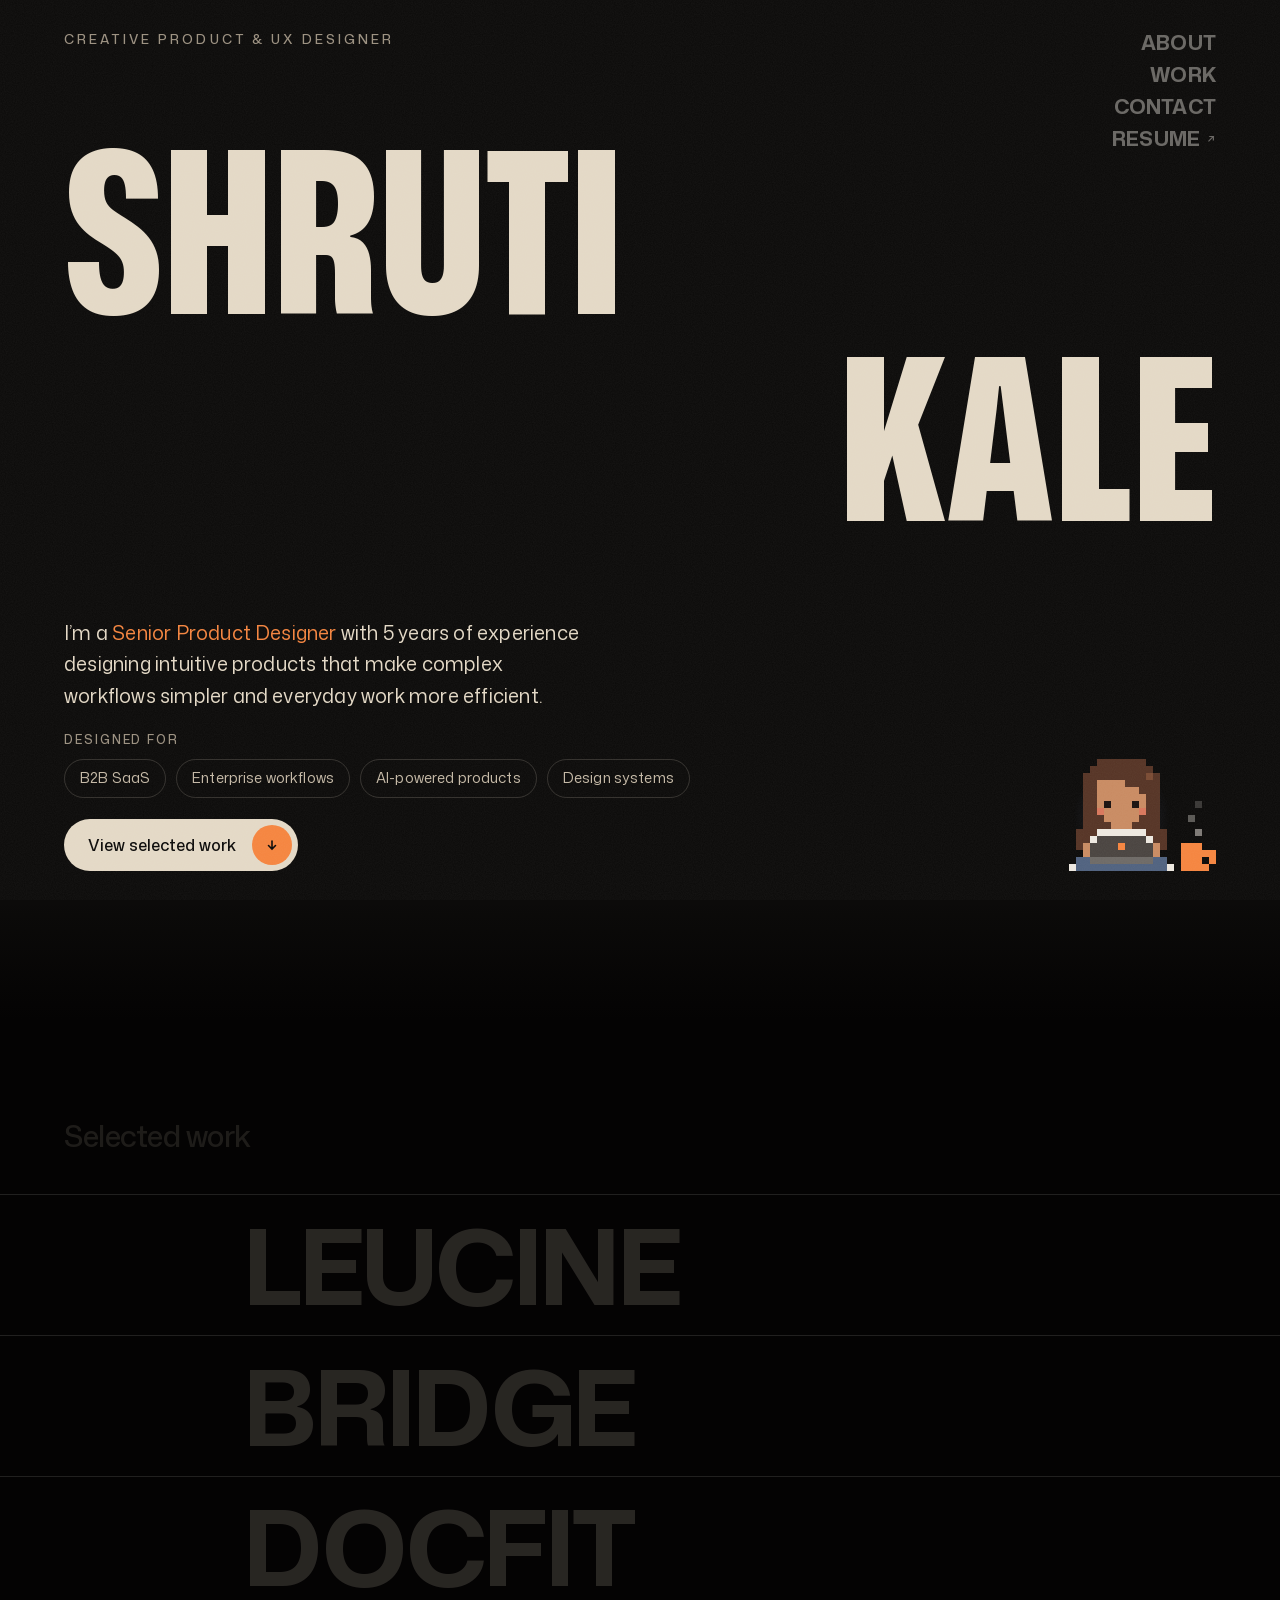
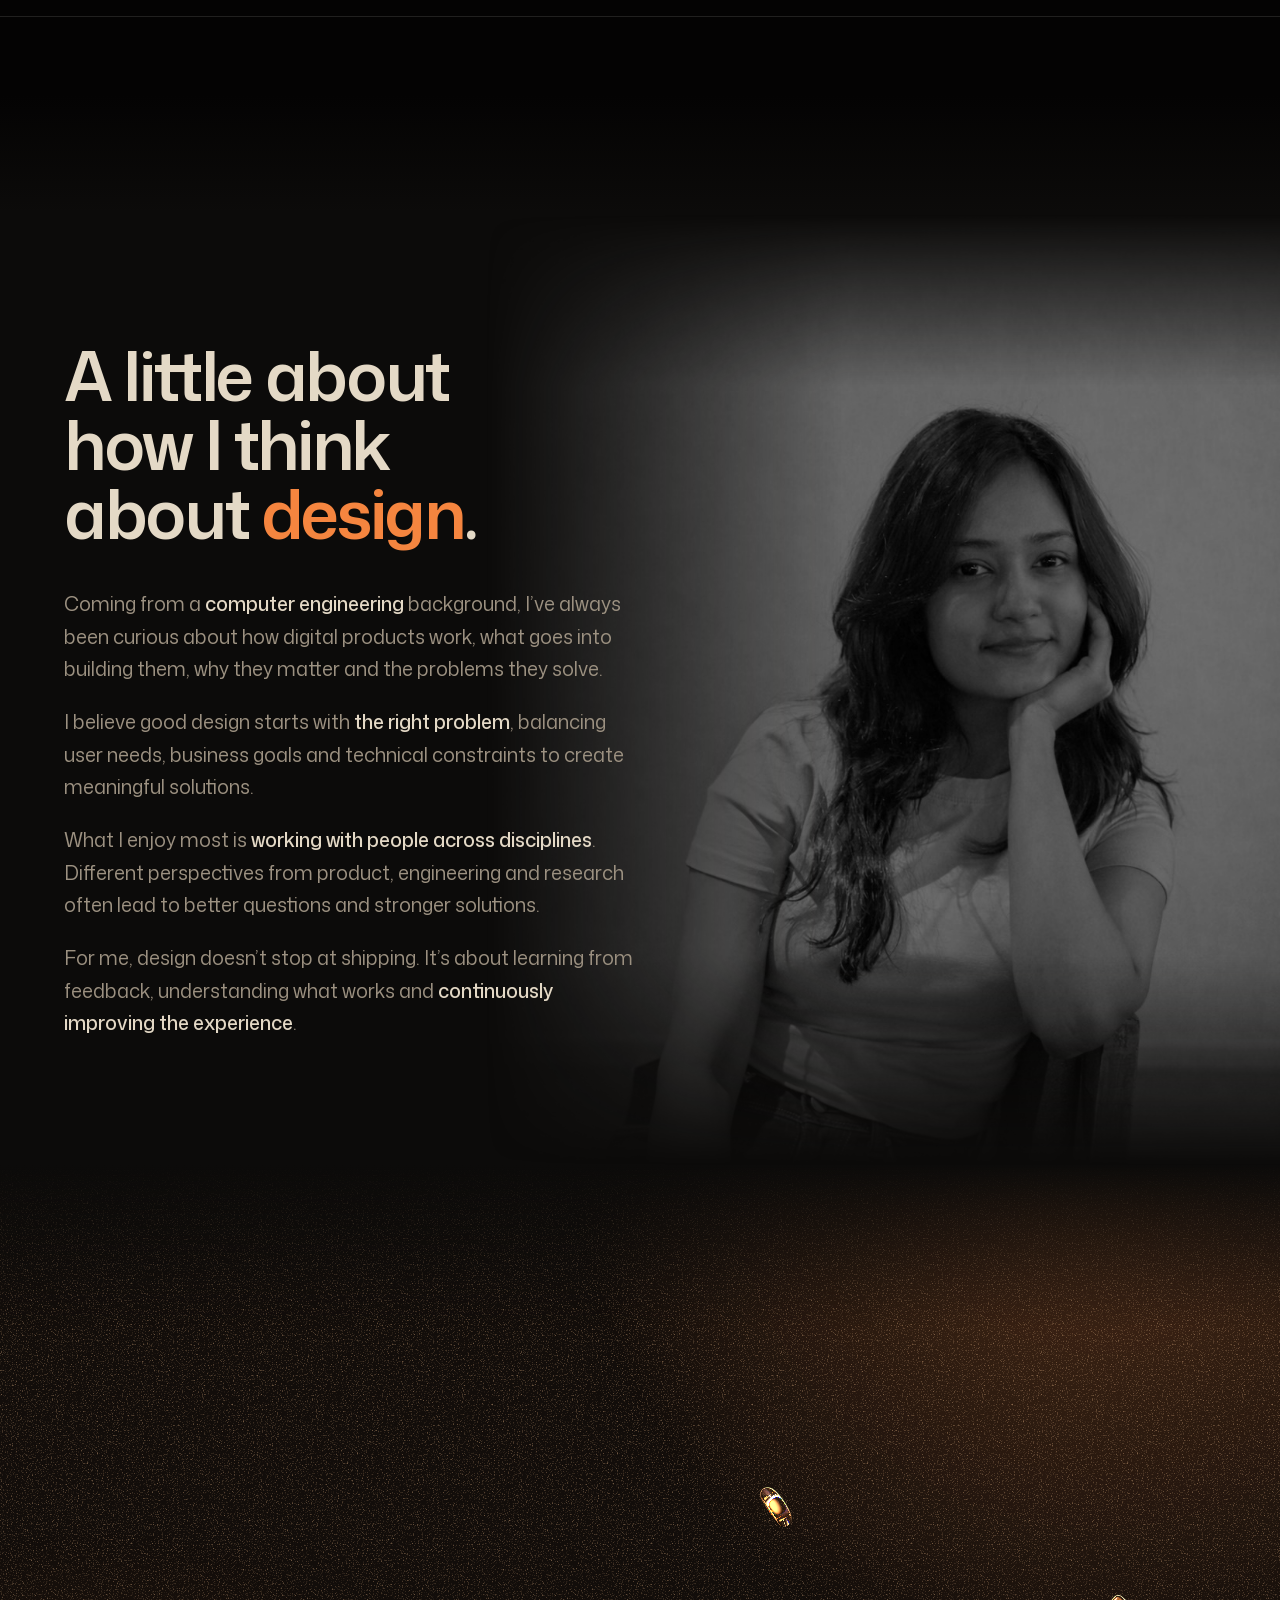
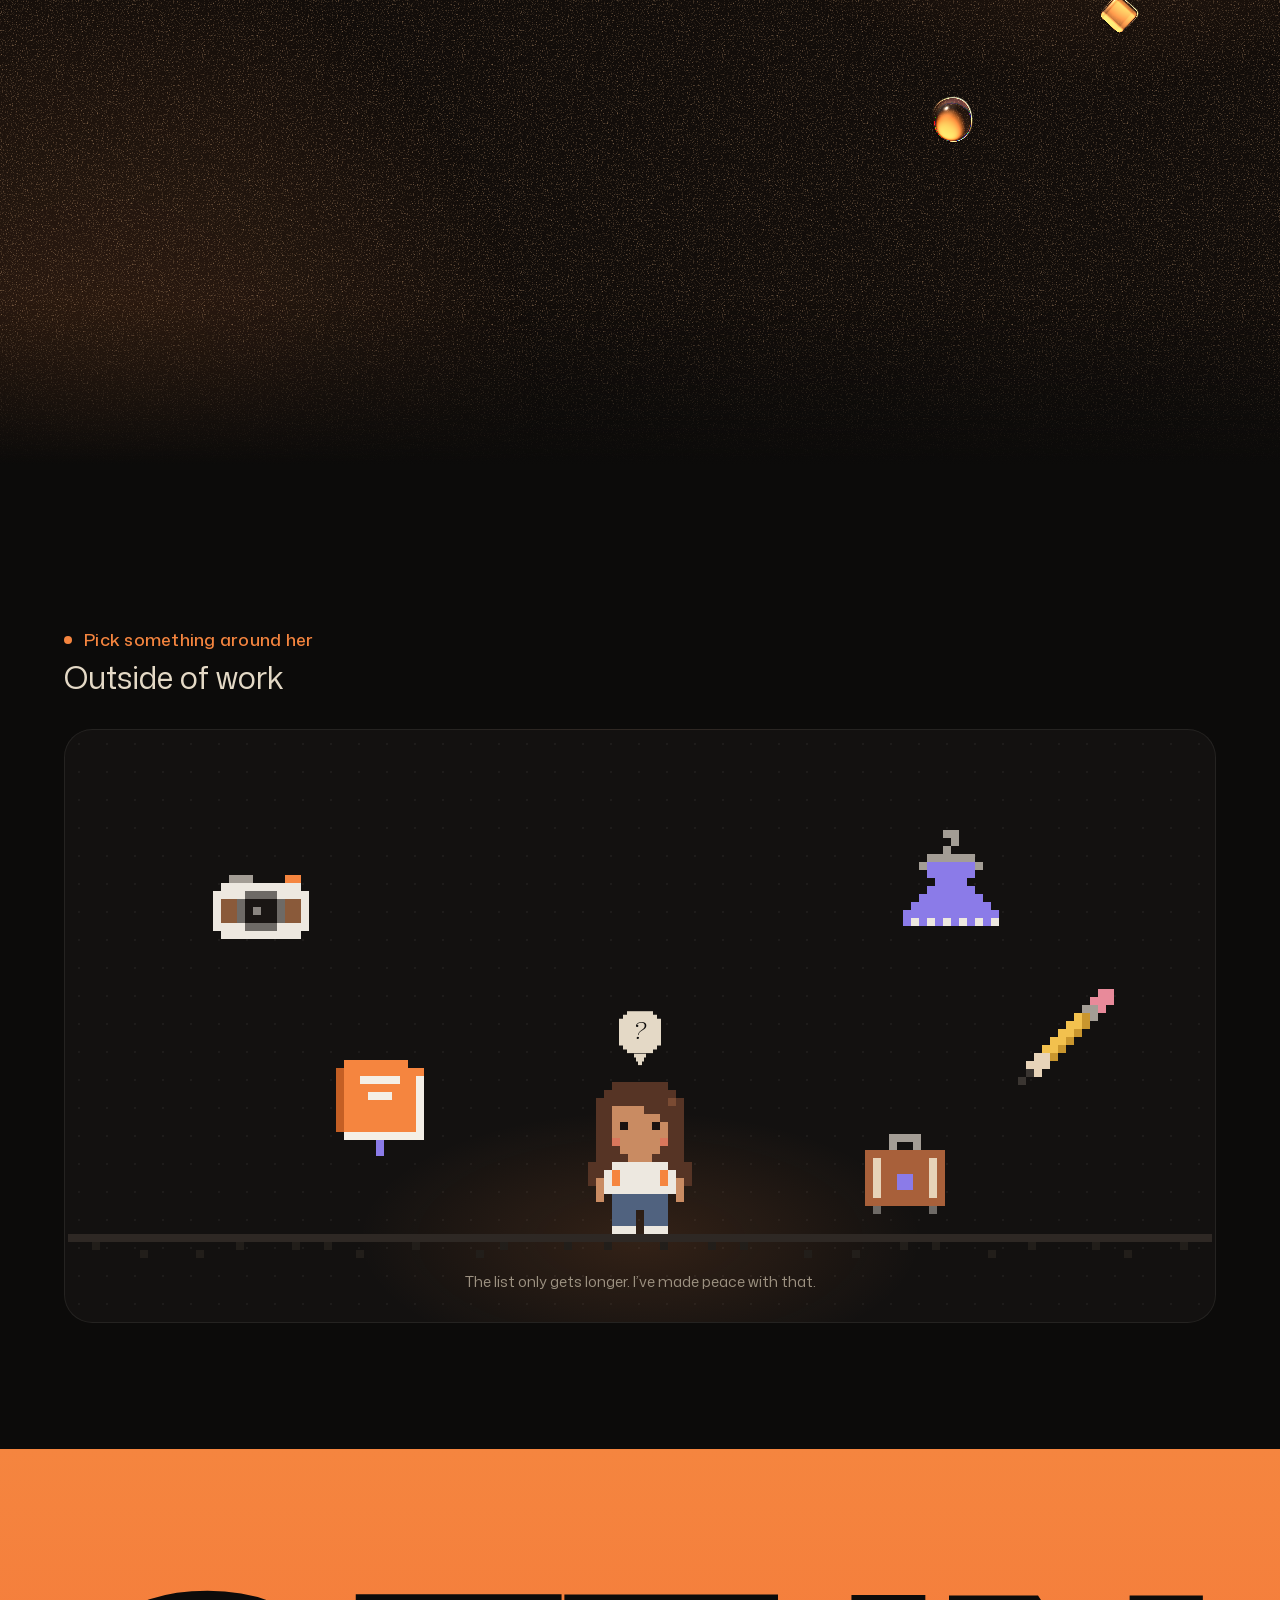
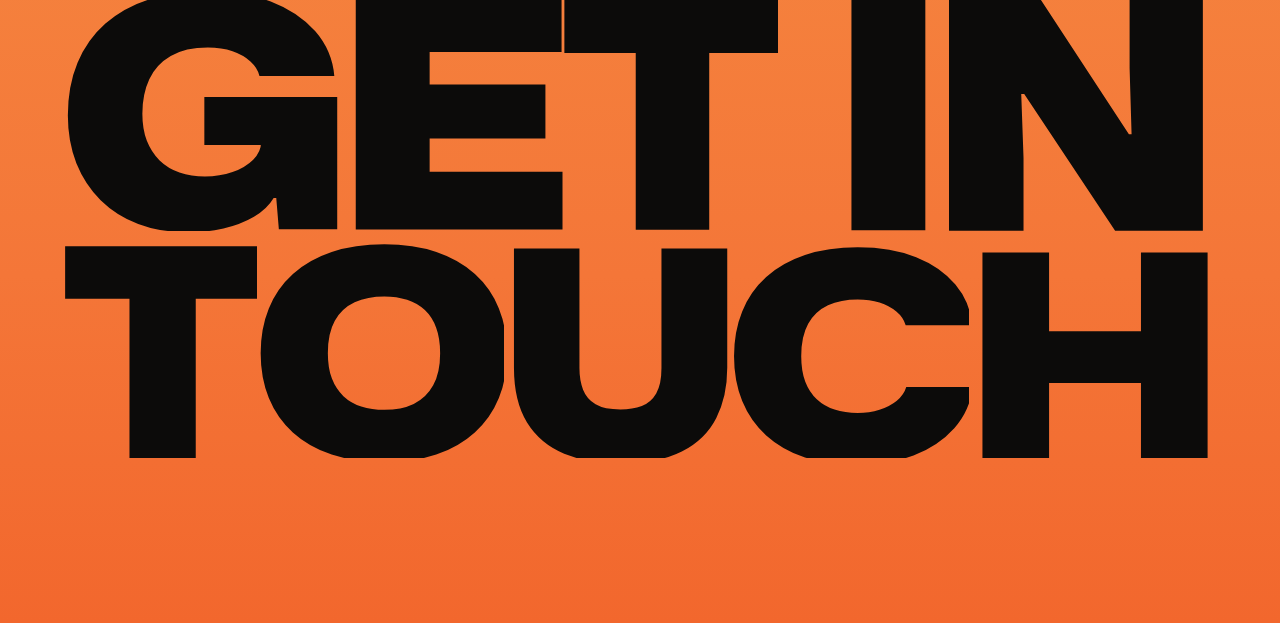
<file: index.html>
<!doctype html>
<html lang="en" class="no-js">
<head>
<meta charset="utf-8">
<meta name="viewport" content="width=device-width, initial-scale=1">
<title>Shruti Kale, Product Designer</title>
<meta name="description" content="Shruti Kale is a product designer who trained as an engineer and keeps asking why some products feel effortless and others don’t.">
<meta name="theme-color" content="#0C0B0A">
<meta name="color-scheme" content="dark">
<link rel="preload" href="assets/fonts/Zodiak-Variable.woff2" as="font" type="font/woff2" crossorigin>
<link rel="preload" href="assets/fonts/MonaSans-Variable-latin.woff2" as="font" type="font/woff2" crossorigin>
<link rel="stylesheet" href="css/main.css">
<script>
  // Runs before first paint. Decides whether the intro plays, and makes sure
  // nothing stays hidden if the scripts below never arrive.
  (function () {
    var d = document.documentElement;
    var q = new URLSearchParams(location.search);
    var seen = false;
    try { seen = sessionStorage.getItem("sk:intro") === "1"; } catch (e) {}
    // Arriving from another page of the site: start under the veil, then lift it.
    try { if (sessionStorage.getItem("sk:veil") === "1") { d.classList.add("veil-in"); sessionStorage.removeItem("sk:veil"); setTimeout(function () { d.classList.remove("veil-in"); }, 1500); } } catch (e) {}
    d.classList.replace("no-js", "js");
    if (matchMedia("(prefers-reduced-motion: reduce)").matches || q.has("still")) d.classList.add("rm");
    if (!d.classList.contains("rm") && (!seen || q.has("intro"))) {
      d.classList.add("is-intro");
      window.__introFailsafe = setTimeout(function () { d.classList.remove("is-intro"); }, 4000);
    }
  })();
</script>
<script src="vendor/gsap.min.js" defer></script>
<script src="vendor/ScrollTrigger.min.js" defer></script>
<script src="vendor/SplitText.min.js" defer></script>
<script src="vendor/lenis.min.js" defer></script>
<script type="module" src="js/main.js"></script>
</head>
<body>
<a class="skip" href="#main">Skip to content</a>

<header class="nav">
  <nav aria-label="Primary">
    <ul class="nav__links">
      <li class="nav__about"><a href="#about" data-scroll-to>About</a></li>
      <li><a href="#work" data-scroll-to>Work</a></li>
      <li><a href="#contact" data-scroll-to>Contact</a></li>
      <li><a class="nav__ext" href="https://drive.google.com/file/d/1TlH67RspdcD6grU6v7CUHheN0Rj49Lgq/view?usp=sharing" target="_blank" rel="noopener">Resume<svg class="nav__arrow" viewBox="0 0 12 12" aria-hidden="true"><path d="M3 9 9 3M4 3h5v5"/></svg><span class="sr-only"> (opens in a new tab)</span></a></li>
    </ul>
  </nav>
</header>

<!-- Behind the story: a slow orange-amber glow and a glass form that fades
     in with it and out as it leaves.
     Decorative, and driven by scroll only. -->
<canvas class="ambient" data-ambient aria-hidden="true"></canvas>

<main id="main">
  <!-- The hero: her name as big as the screen allows (its letters widen
       near the pointer), the line about what she does with its key phrase
       in orange, the invitation to talk, and tiny pixel Shruti at work. -->
  <section class="hero" id="top" aria-labelledby="hero-name">
    <p class="hero__label" data-hero-in>Creative product &amp; UX designer</p>
    <h1 class="hero__name" id="hero-name" data-hero-name>
      <span class="hero__line" data-fit>Shruti</span>
      <span class="hero__line hero__line--second" data-fit>Kale</span>
    </h1>
    <div class="hero__bottom">
      <div class="hero__lede">
        <p class="hero__title" data-hero-in>I’m a <em class="hero__key">Senior Product Designer</em> with 5 years of experience designing intuitive products that make complex workflows simpler and everyday work more&nbsp;efficient.</p>
        <div class="hero__for" data-hero-in>
          <p class="hero__for-label">Designed for</p>
          <ul class="hero__tags">
            <li>B2B SaaS</li>
            <li>Enterprise workflows</li>
            <li>AI-powered products</li>
            <li>Design systems</li>
          </ul>
        </div>
        <a class="hero__cta" href="#work" data-scroll-to data-hero-in>View selected work<span class="hero__cta-arrow" aria-hidden="true"><svg viewBox="0 0 12 12"><path d="M6 2v8M2.5 6.5 6 10l3.5-3.5"/></svg></span></a>
      </div>
      <canvas class="hero__girl" data-hero-girl data-hero-in role="img" aria-label="Tiny pixel Shruti sitting cross-legged, typing on her laptop, a mug of coffee beside her."></canvas>
    </div>
  </section>

  <!-- Selected work: the projects as big names, one per row. Each name
       fills in from the left as you scroll to it; on hover an orange band
       opens from the middle of the row with the name in dark, and a small
       picture of the project follows the pointer. -->
  <section class="made" id="work" aria-labelledby="made-title" data-made>
    <h2 class="made__title" id="made-title">Selected work</h2>
    <ol class="made__list" data-cursor-plain>
      <li class="made__row" id="work-leucine" data-made-row data-thumb="leucine">
        <a class="made__link" href="work/leucine/">
          <span class="made__name made__name--dim" aria-hidden="true">Leucine</span>
          <span class="made__name made__name--fill" data-made-fill>Leucine</span>
          <span class="made__band" aria-hidden="true"><span class="made__name">Leucine</span></span>
          <span class="made__more"><span class="made__copy"><span class="made__line">Making pharmaceutical SOPs work for real manufacturing workflows.</span><span class="made__tags"><span>B2B SaaS</span><span>Pharmaceutical manufacturing</span></span></span></span>
        </a>
      </li>
      <li class="made__row" id="work-bridge" data-made-row data-thumb="bridge">
        <a class="made__link" href="work/bridge/">
          <span class="made__name made__name--dim" aria-hidden="true">Bridge</span>
          <span class="made__name made__name--fill" data-made-fill>Bridge</span>
          <span class="made__band" aria-hidden="true"><span class="made__name">Bridge</span></span>
          <span class="made__more"><span class="made__copy"><span class="made__line">Turning manual driving-school operations into a connected digital product.</span><span class="made__tags"><span>B2B SaaS</span><span>Driving school management</span></span></span></span>
        </a>
      </li>
      <li class="made__row" id="work-docfit" data-made-row data-thumb="docfit">
        <a class="made__link" href="work/docfit/">
          <span class="made__name made__name--dim" aria-hidden="true">DocFit</span>
          <span class="made__name made__name--fill" data-made-fill>DocFit</span>
          <span class="made__band" aria-hidden="true"><span class="made__name">DocFit</span></span>
          <span class="made__more"><span class="made__copy"><span class="made__line">Rethinking document generation with AI.</span><span class="made__tags"><span>AI product</span><span>Document automation</span></span></span></span>
        </a>
      </li>
    </ol>
    <div class="made__thumb" data-made-thumb aria-hidden="true"><div class="made__frame">
      <img class="made__img" data-thumb-img="leucine" src="assets/img/work/leucine-thumb.jpg" alt="" loading="lazy" decoding="async">
      <img class="made__img" data-thumb-img="bridge" src="assets/img/work/bridge-thumb.jpg" alt="" loading="lazy" decoding="async">
      <img class="made__img" data-thumb-img="docfit" src="assets/img/work/docfit-thumb.jpg" alt="" loading="lazy" decoding="async">
    </div></div>
  </section>

  <!-- About me: the text on the left; her black and white portrait behind
       it on the right, dimmed and fading into the page. -->
  <section class="me" id="about" aria-labelledby="me-title" data-me>
    <div class="me__photo"><img src="assets/img/shruti-about.jpg" width="1024" height="1536" loading="lazy" decoding="async" alt="Shruti Kale, a black and white portrait: sitting on a chair turned backwards, her chin resting on her hand, smiling."></div>
    <div class="me__text">
      <h2 class="me__title" id="me-title" data-me-in>A little about how I think about <span class="me__hl--accent">design</span>.</h2>
      <p class="me__para" data-me-in>Coming from a <strong class="me__hl">computer engineering</strong> background, I’ve always been curious about how digital products work, what goes into building them, why they matter and the problems they solve.</p>
      <p class="me__para" data-me-in>I believe good design starts with <strong class="me__hl">the right problem</strong>, balancing user needs, business goals and technical constraints to create meaningful solutions.</p>
      <p class="me__para" data-me-in>What I enjoy most is <strong class="me__hl">working with people across disciplines</strong>. Different perspectives from product, engineering and research often lead to better questions and stronger solutions.</p>
      <p class="me__para" data-me-in>For me, design doesn’t stop at shipping. It’s about learning from feedback, understanding what works and <strong class="me__hl">continuously improving the experience</strong>.</p>
    </div>
  </section>

  <!-- What I do: three roles set big and bold, with room between them, each
       arriving from the side as you scroll. Each bracket holds a small glass
       shape (0 ring, 1 rounded cube, 2 pebble), all drawn by one canvas; a
       second canvas leaves embers behind the cursor. -->
  <section class="roles" aria-label="What I do" data-roles>
    <canvas class="roles__jewels" data-roles-jewels aria-hidden="true"></canvas>
    <canvas class="roles__sparks" data-roles-sparks aria-hidden="true"></canvas>
    <ul class="roles__list">
      <li class="roles__role">
        <span class="roles__line roles__line--1"><span class="roles__in" data-from="left">Enterprise <br class="roles__br">SaaS <span class="roles__bracket" aria-hidden="true">(<span class="roles__slot" data-jewel="0"></span>)</span></span></span>
      </li>
      <li class="roles__role">
        <span class="roles__line roles__line--2"><span class="roles__in" data-from="right">AI-powered <br class="roles__br">experiences <span class="roles__bracket" aria-hidden="true">(<span class="roles__slot" data-jewel="1"></span>)</span></span></span>
      </li>
      <li class="roles__role">
        <span class="roles__line roles__line--3"><span class="roles__in" data-from="left">Product <br class="roles__br">systems <span class="roles__bracket" aria-hidden="true">(<span class="roles__slot" data-jewel="2"></span>)</span></span></span>
      </li>
    </ul>
  </section>

  <!-- Outside of work: a small pixel scene in a box. Tiny Shruti stands among
       five things; pick one and she does it, and her line appears in a speech
       bubble. The lines also sit in the markup after each button, so they read
       in order without the scene, and without scripts it's a plain list. -->
  <section class="life" id="life" aria-labelledby="life-title" data-life>
    <header class="life__head">
      <p class="eyebrow life__eyebrow"><span class="eyebrow__dot" aria-hidden="true"></span>Pick something around her</p>
      <h2 class="life__title" id="life-title"><span class="life__title-in">Outside of work</span></h2>
    </header>
    <div class="life__box" data-life-box data-cursor-plain>
      <canvas class="life__scene" data-life-scene aria-hidden="true"></canvas>
      <ul class="life__things">
        <li class="life__thing" data-thing="camera">
          <button class="life__btn" type="button"><canvas class="life__icon" aria-hidden="true"></canvas><span class="life__name">Camera</span></button>
          <p class="life__line">Taking photos of things I’ll probably never post.</p>
        </li>
        <li class="life__thing" data-thing="book">
          <button class="life__btn" type="button"><canvas class="life__icon" aria-hidden="true"></canvas><span class="life__name">Book</span></button>
          <p class="life__line">Getting lost in books and forgetting what time it is.</p>
        </li>
        <li class="life__thing" data-thing="clothes">
          <button class="life__btn" type="button"><canvas class="life__icon" aria-hidden="true"></canvas><span class="life__name">Clothes</span></button>
          <p class="life__line">I really like clothes. Probably more than a reasonable person should.</p>
        </li>
        <li class="life__thing" data-thing="pencil">
          <button class="life__btn" type="button"><canvas class="life__icon" aria-hidden="true"></canvas><span class="life__name">Pencil</span></button>
          <p class="life__line">Making terrible sketches. The standards in my head are unfortunately much higher than my hands.</p>
        </li>
        <li class="life__thing" data-thing="suitcase">
          <button class="life__btn" type="button"><canvas class="life__icon" aria-hidden="true"></canvas><span class="life__name">Suitcase</span></button>
          <p class="life__line">I’ll almost always choose somewhere I’ve never been.</p>
        </li>
      </ul>
      <div class="life__bubble" data-life-bubble aria-hidden="true"><p class="life__say" data-life-say></p></div>
      <div class="life__flash" data-life-flash aria-hidden="true"></div>
      <p class="life__coda">The list only gets longer. I’ve made peace with that.</p>
    </div>
  </section>

</main>

<!-- The end, and the page's one burst of colour. A small row with only what's
     useful: why to write, the address and LinkedIn. Below it, "Get in touch"
     as wide as the page, which starts an email. -->
<footer class="contact" id="contact" aria-labelledby="contact-title" data-contact data-cursor-tone="orange">
  <div class="contact__inner" data-contact-inner>
    <div class="contact__row">
      <p class="contact__intro">For enquiries, collaboration requests or job opportunities, don’t hesitate to reach&nbsp;out.</p>
      <div class="contact__links">
        <a class="contact__link contact__link--mail" href="mailto:shrutikale2996@gmail.com">shrutikale2996@gmail.com<svg class="contact__arrow" viewBox="0 0 12 12" aria-hidden="true"><path d="M3 9 9 3M4 3h5v5"/></svg></a>
        <a class="contact__link contact__link--in" href="https://www.linkedin.com/in/shruti48011/" target="_blank" rel="noopener"><svg class="contact__logo" viewBox="0 0 24 24" aria-hidden="true"><path d="M20.447 20.452h-3.554v-5.569c0-1.328-.027-3.037-1.852-3.037-1.853 0-2.136 1.445-2.136 2.939v5.667H9.351V9h3.414v1.561h.046c.477-.9 1.637-1.85 3.37-1.85 3.601 0 4.267 2.37 4.267 5.455v6.286zM5.337 7.433c-1.144 0-2.063-.926-2.063-2.065 0-1.138.92-2.063 2.063-2.063 1.14 0 2.064.925 2.064 2.063 0 1.139-.925 2.065-2.064 2.065zm1.782 13.019H3.555V9h3.564v11.452zM22.225 0H1.771C.792 0 0 .774 0 1.729v20.542C0 23.227.792 24 1.771 24h20.451C23.2 24 24 23.227 24 22.271V1.729C24 .774 23.2 0 22.222 0h.003z"/></svg>LinkedIn<svg class="contact__arrow" viewBox="0 0 12 12" aria-hidden="true"><path d="M3 9 9 3M4 3h5v5"/></svg><span class="sr-only"> (opens in a new tab)</span></a>
        <a class="contact__link contact__link--cv" href="https://drive.google.com/file/d/1TlH67RspdcD6grU6v7CUHheN0Rj49Lgq/view?usp=sharing" target="_blank" rel="noopener">Resume<svg class="contact__arrow" viewBox="0 0 12 12" aria-hidden="true"><path d="M3 9 9 3M4 3h5v5"/></svg><span class="sr-only"> (opens in a new tab)</span></a>
      </div>
      <p class="contact__legal">© 2026 Shruti Kale</p>
    </div>
    <h2 class="contact__title" id="contact-title"><a class="contact__cta" href="mailto:shrutikale2996@gmail.com" data-contact-cta><span class="contact__line">Get in</span> <span class="contact__line">touch</span></a></h2>
  </div>
</footer>

<div class="cursor" aria-hidden="true"><span class="cursor__dot"></span><span class="cursor__ring"></span><span class="cursor__label">why?</span><span class="cursor__cta"></span></div>
<!-- Tiny Shruti when she's off the hero's canvas: walking out of the hero,
     and into Outside of work (walker.js). -->
<canvas class="walker" data-walker aria-hidden="true"></canvas>
</body>
</html>
</file>
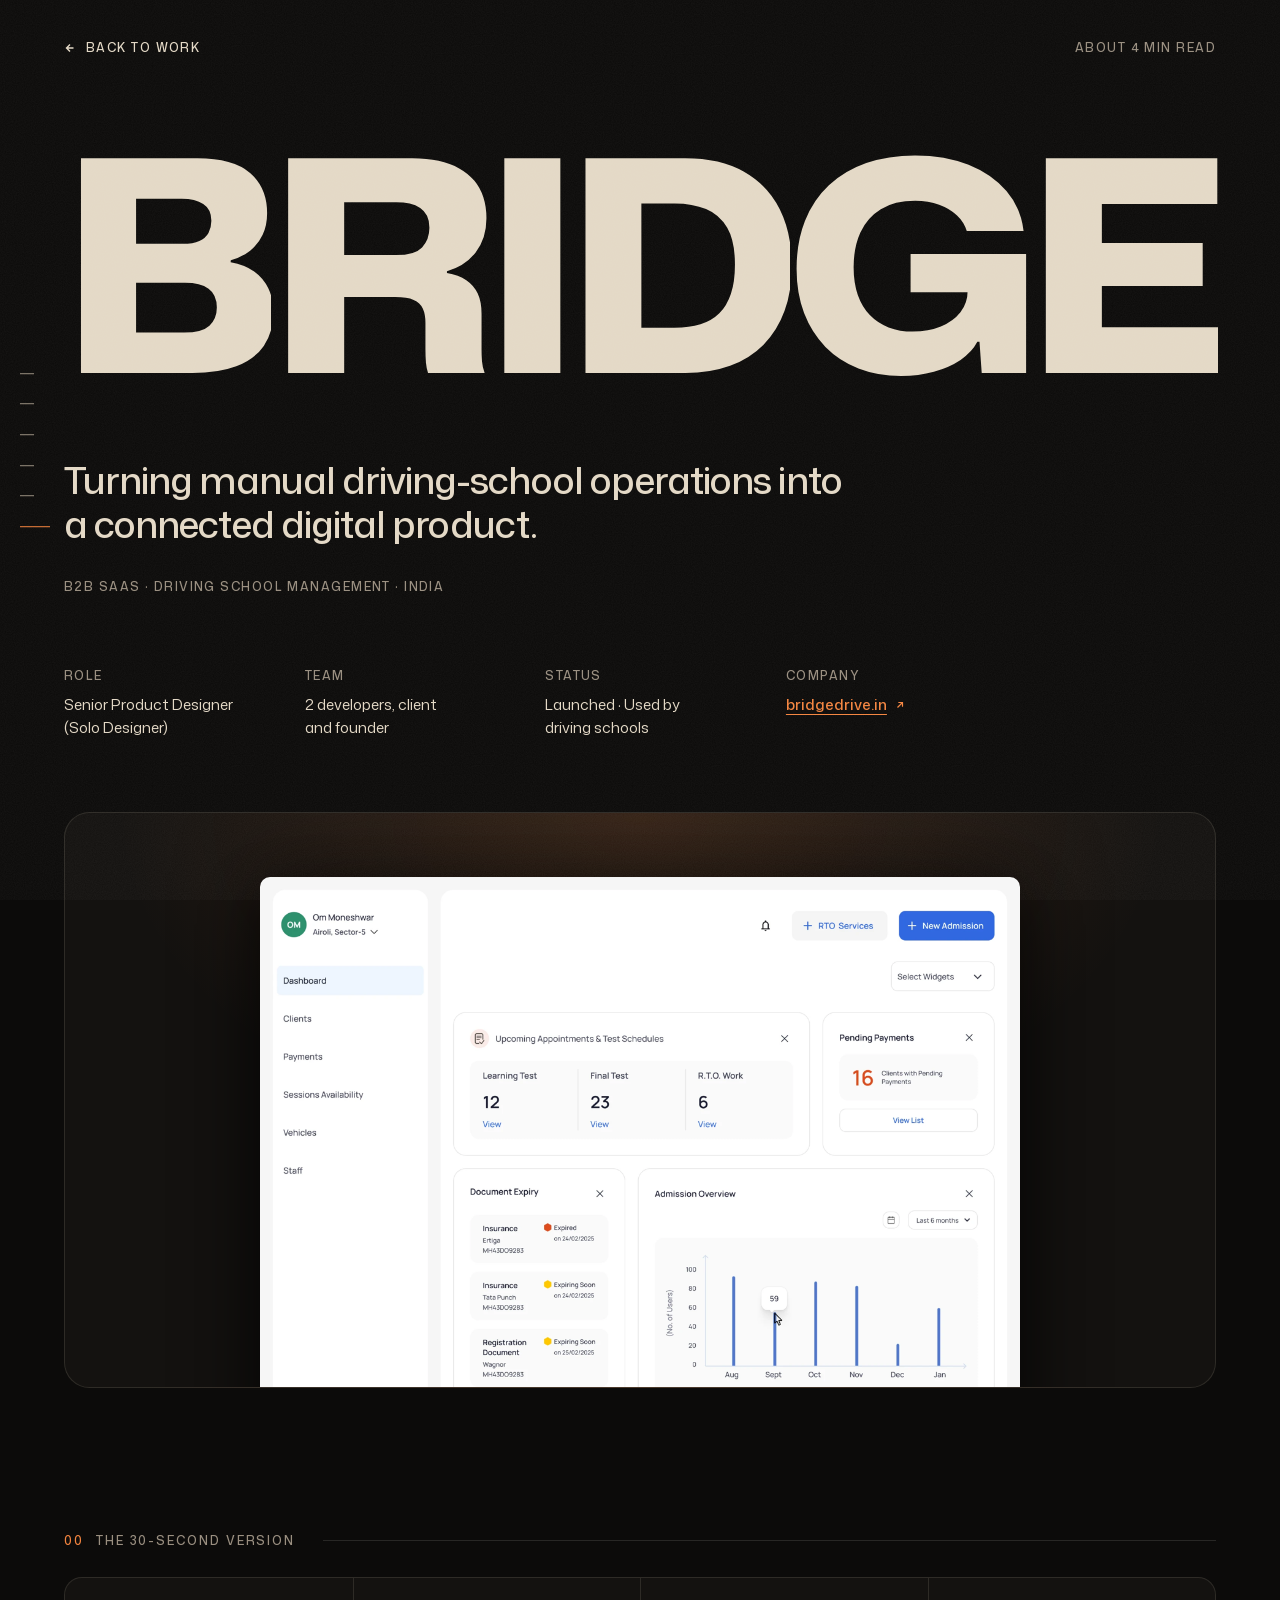
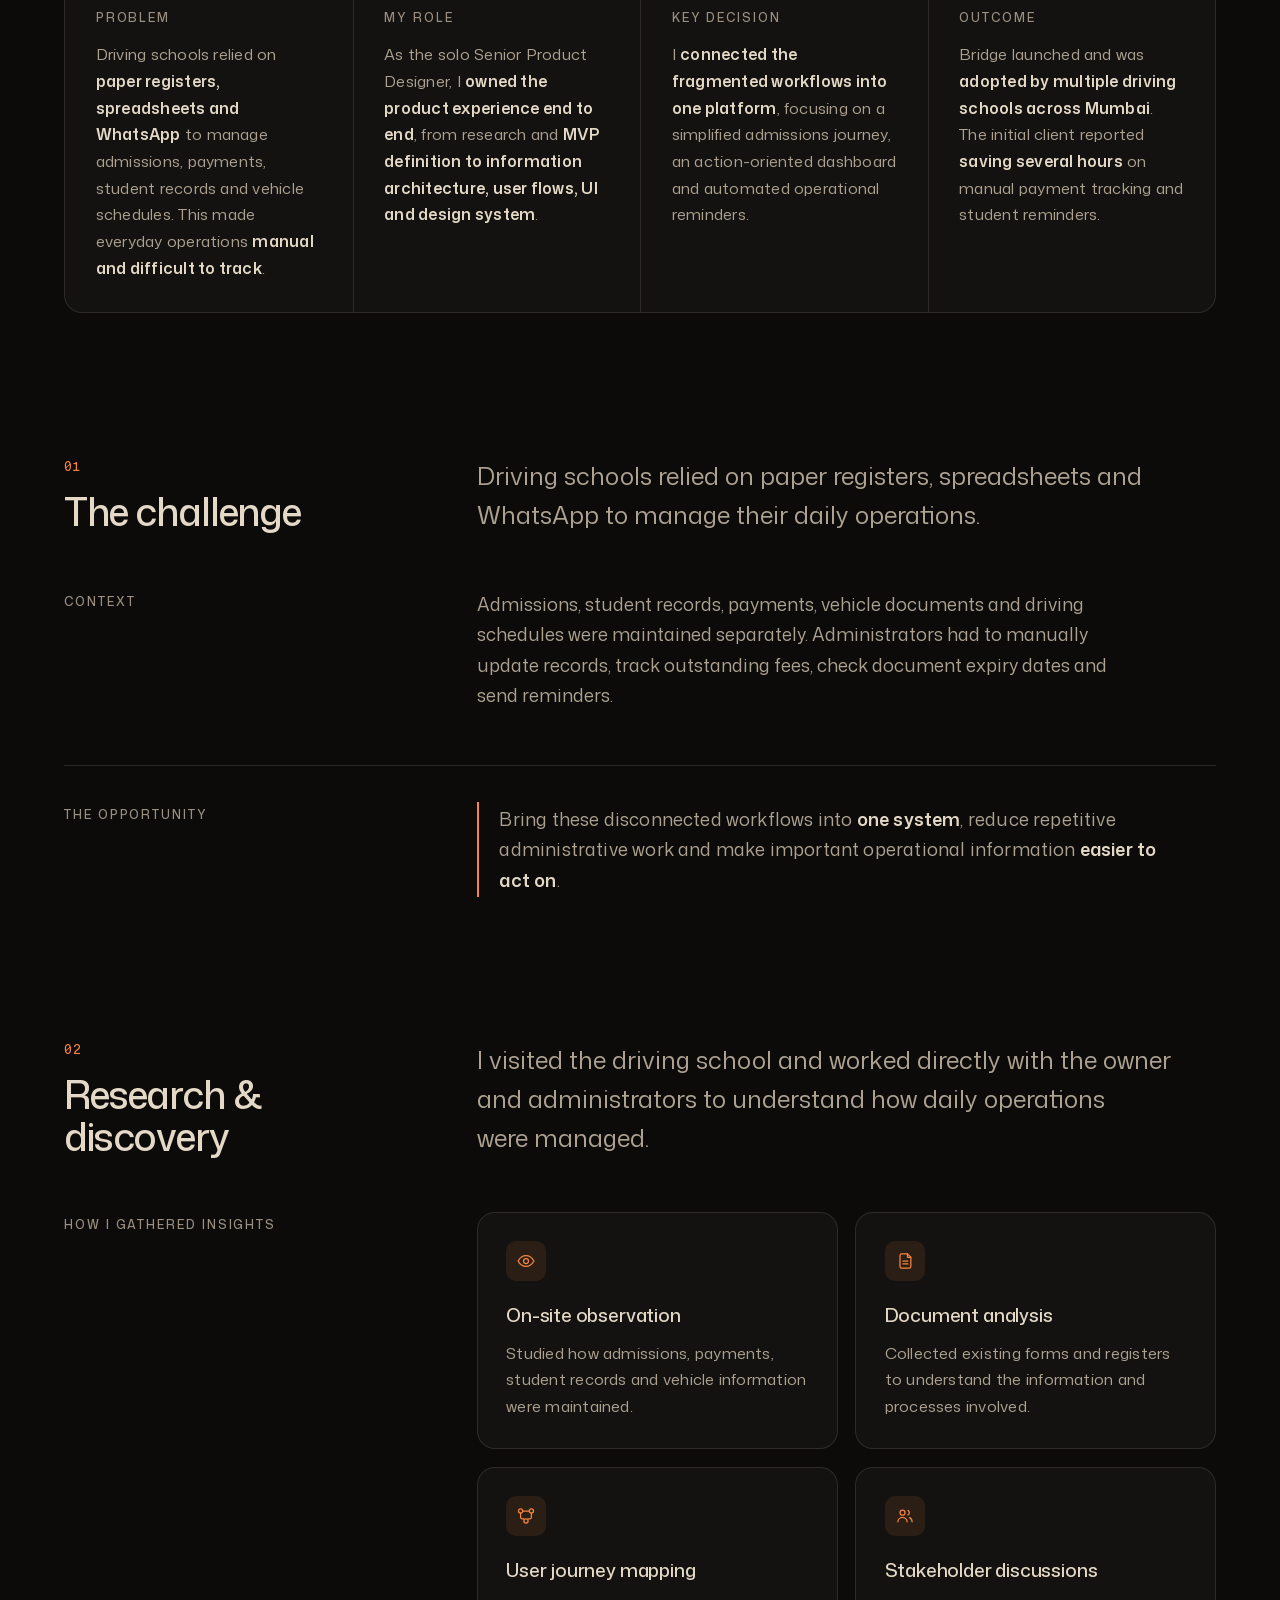
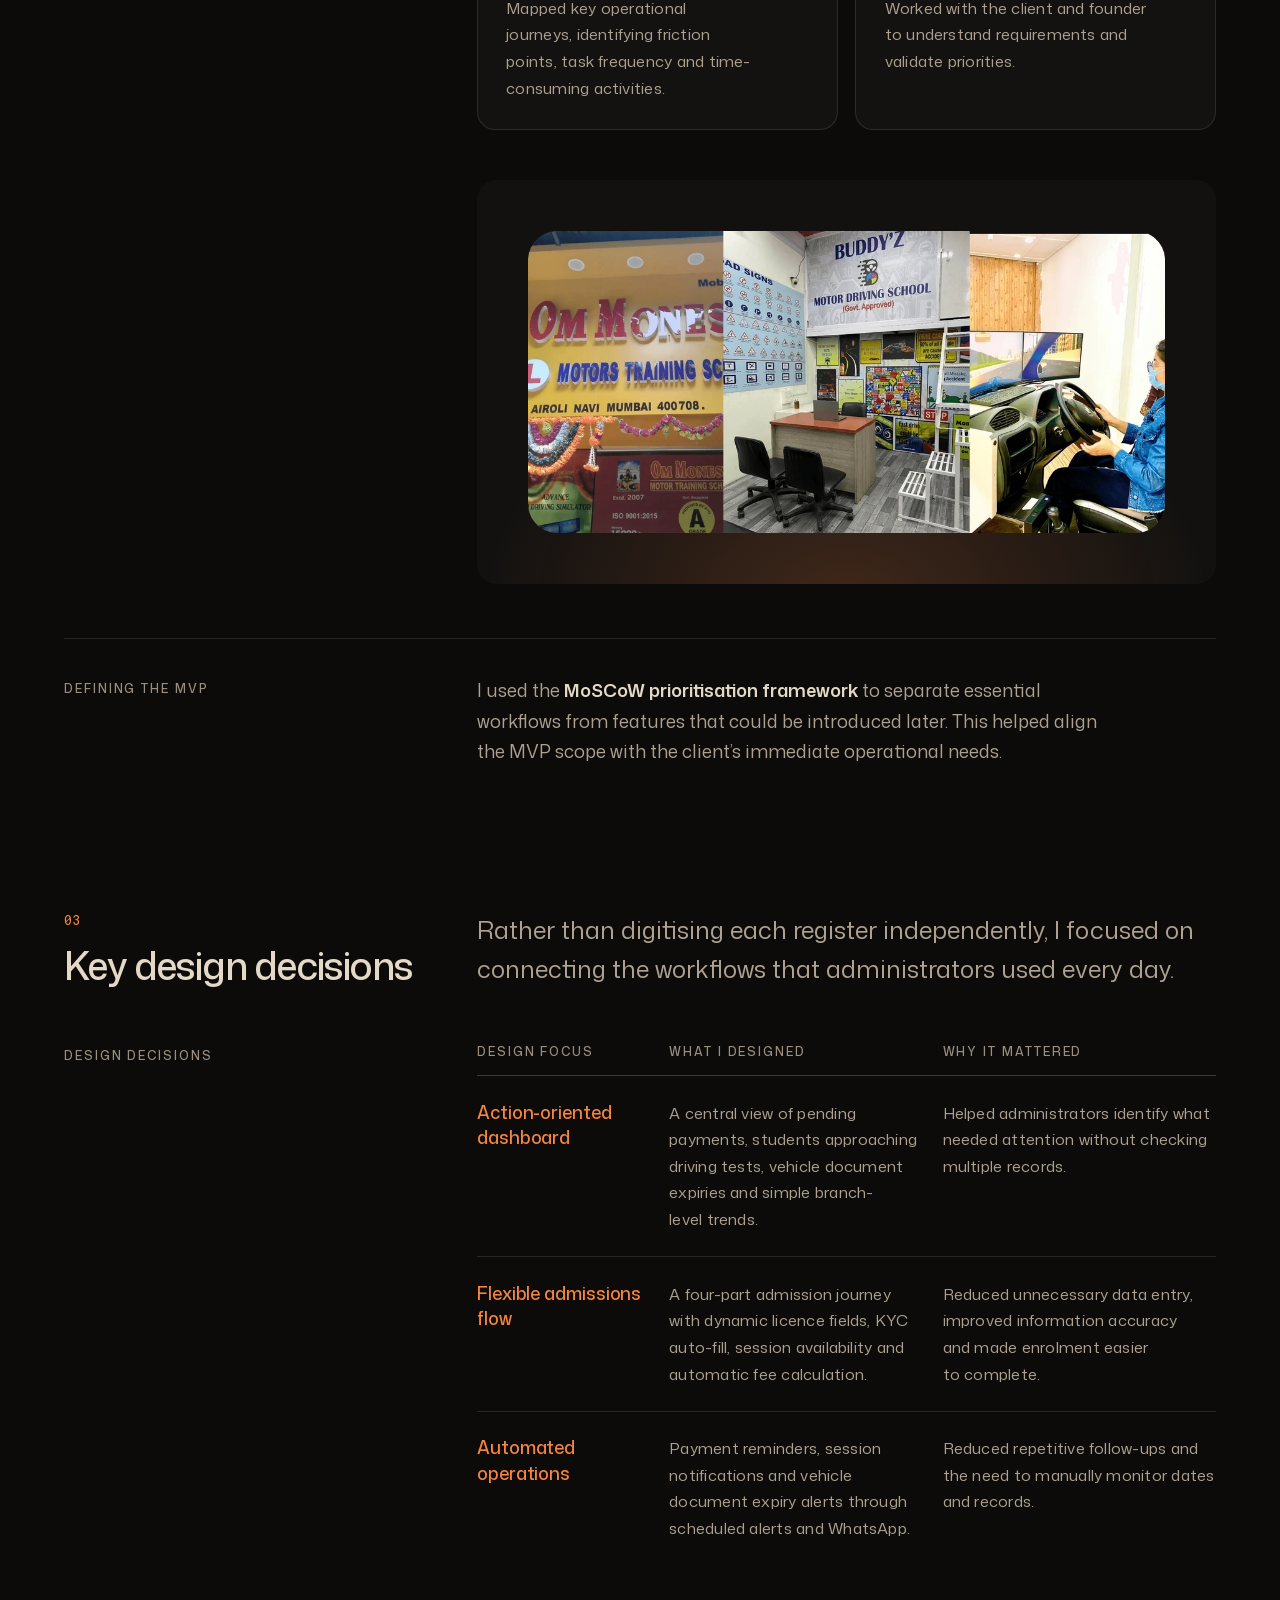
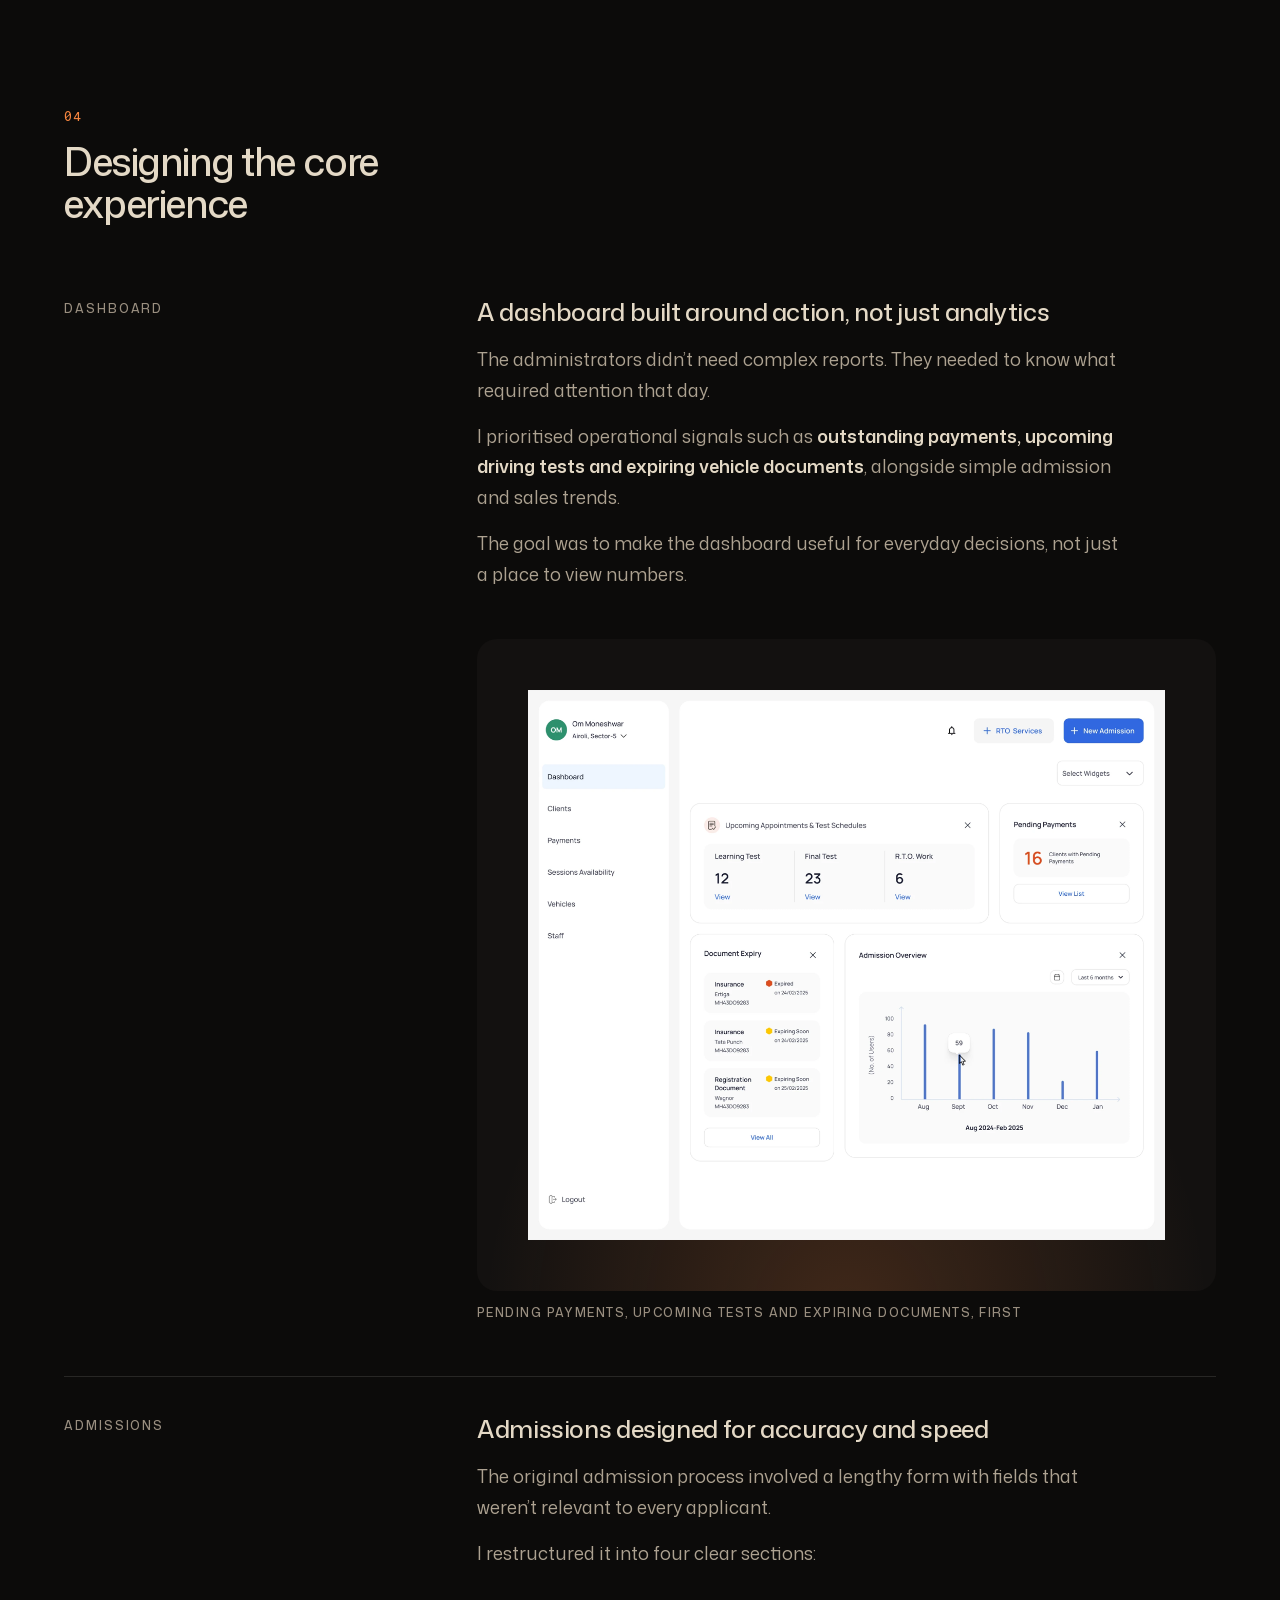
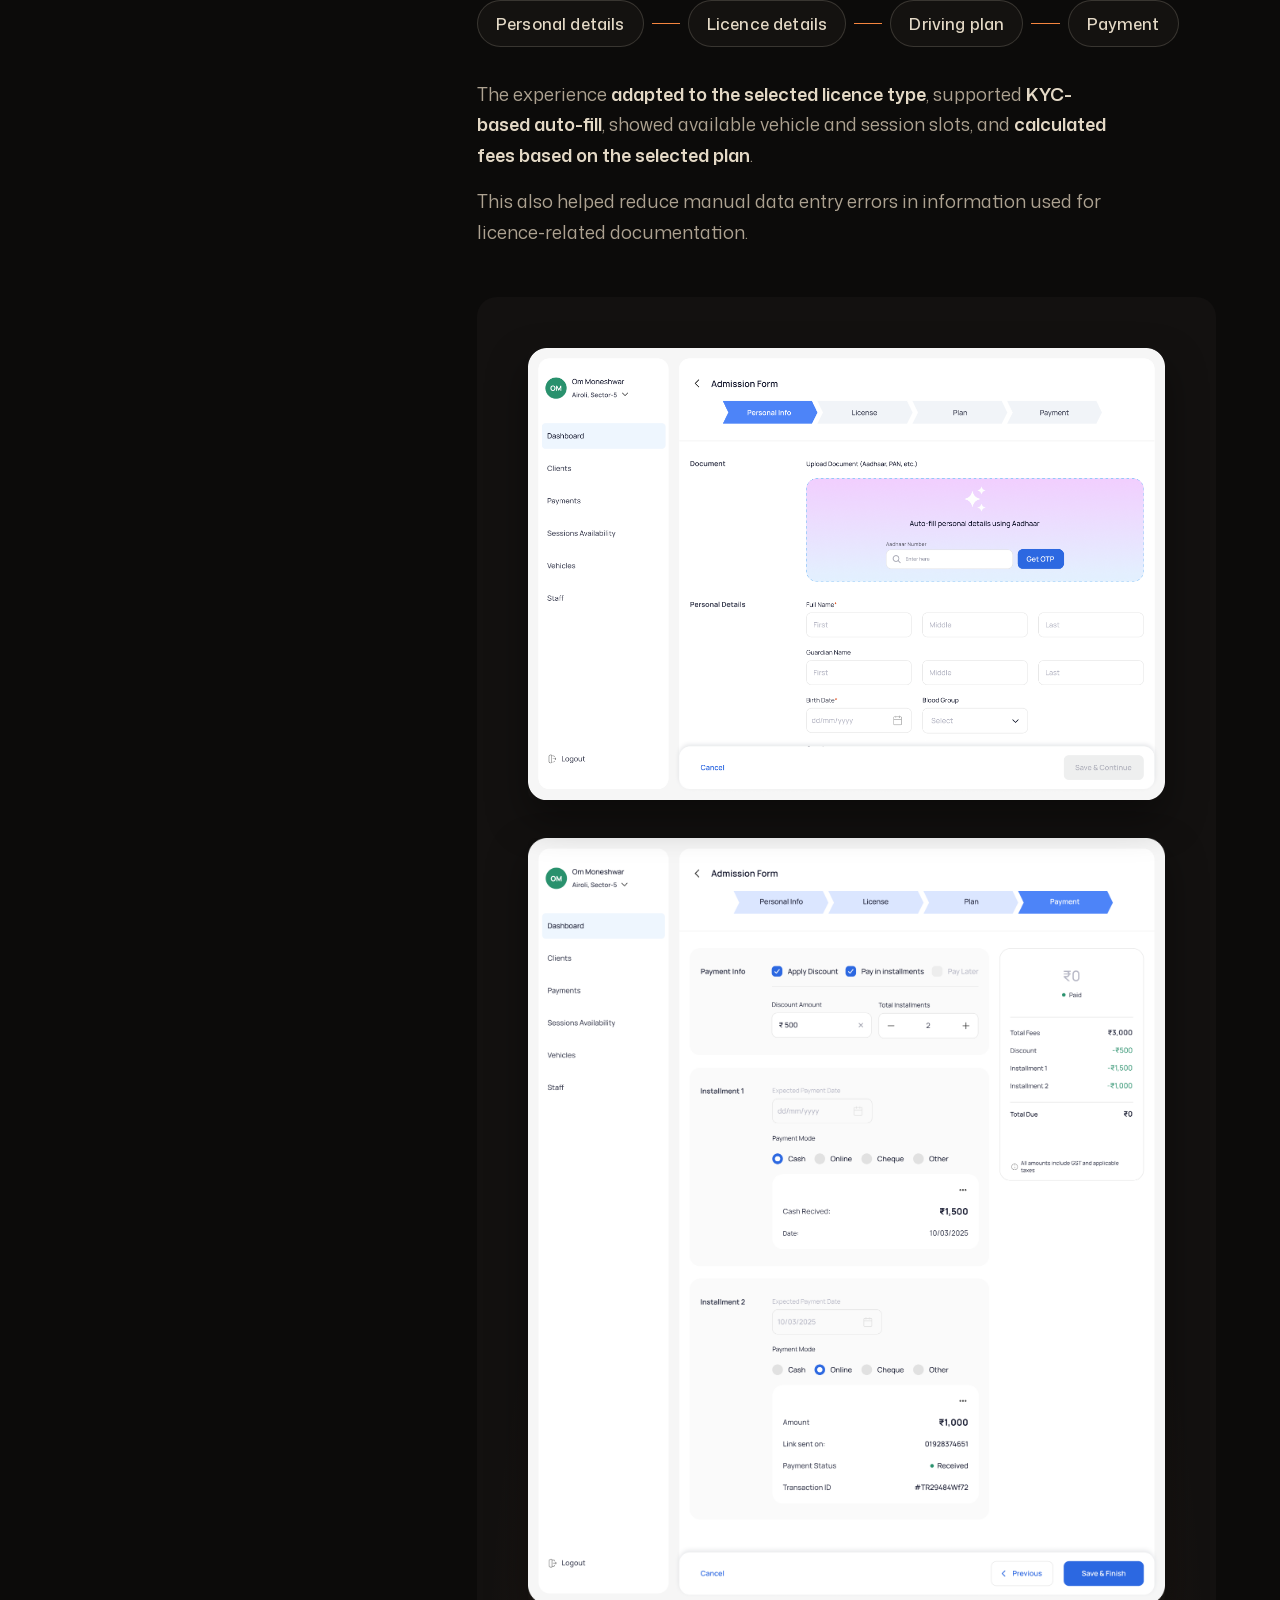
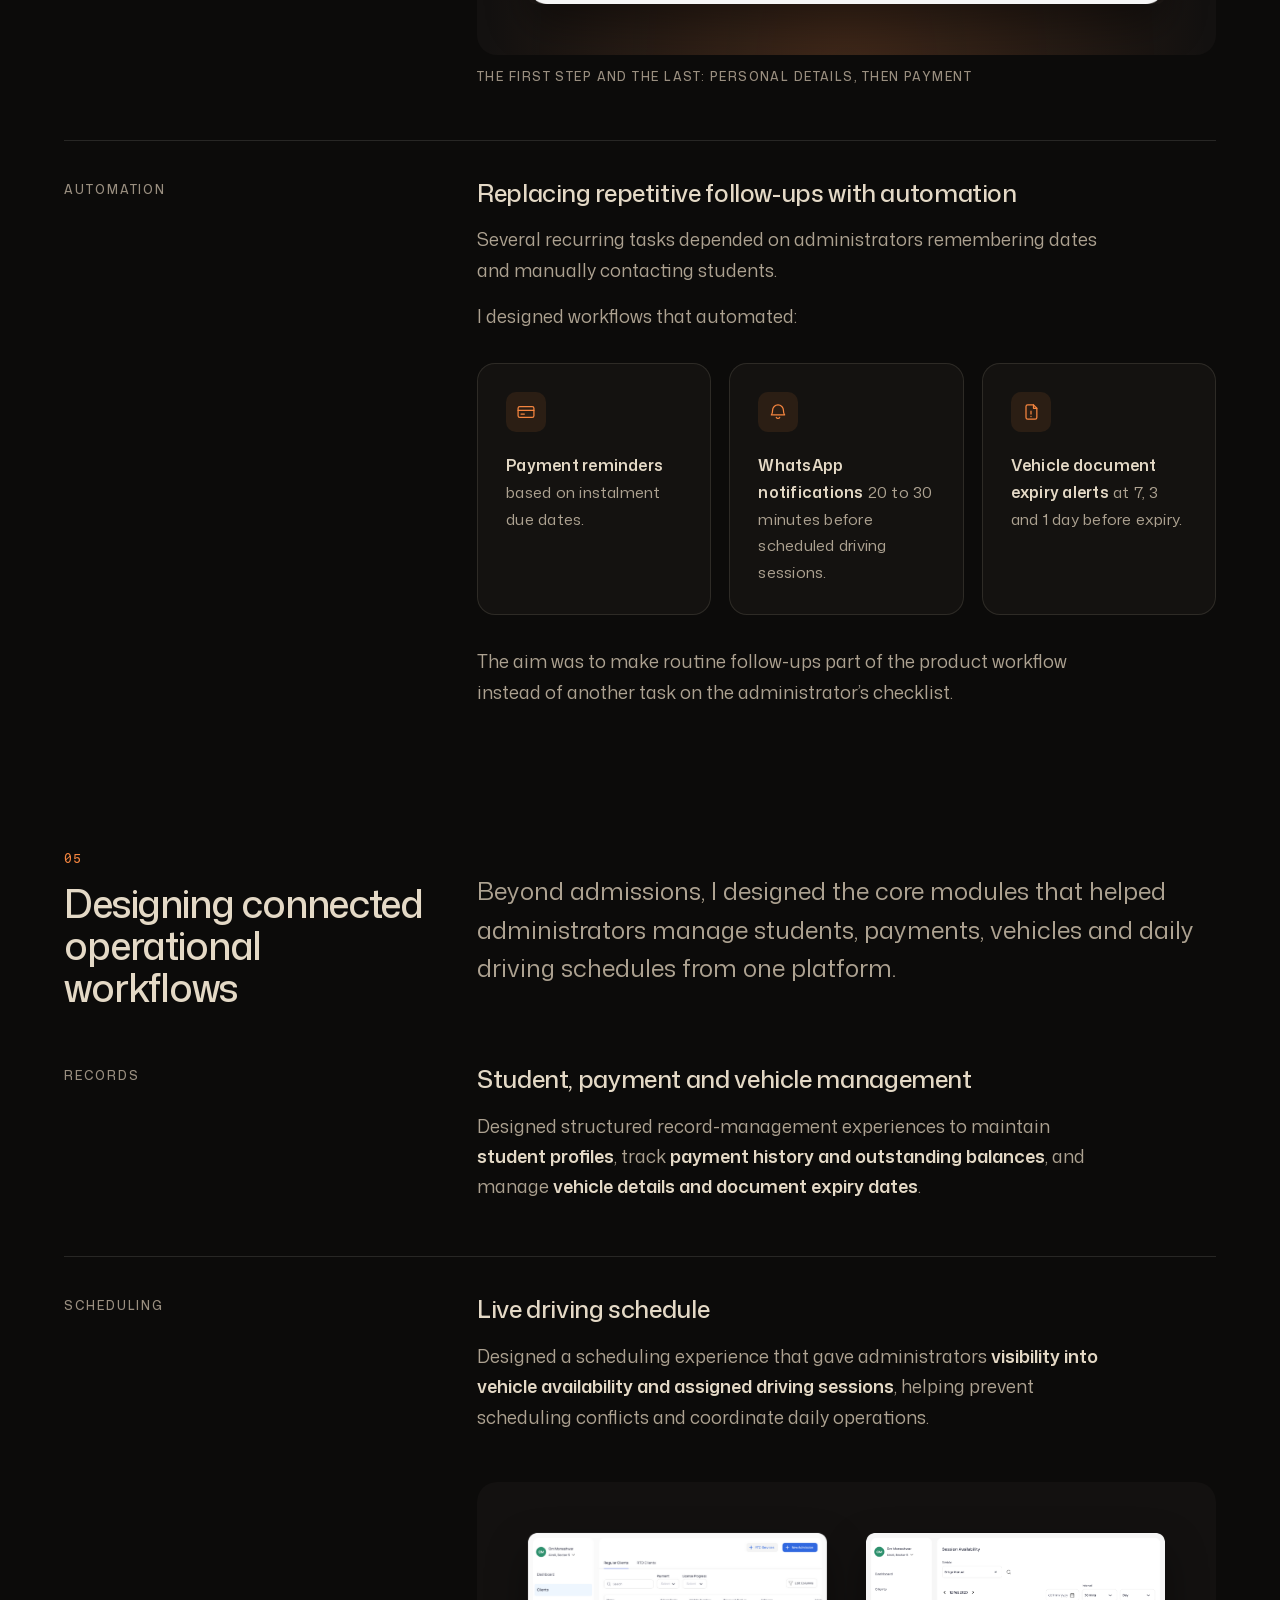
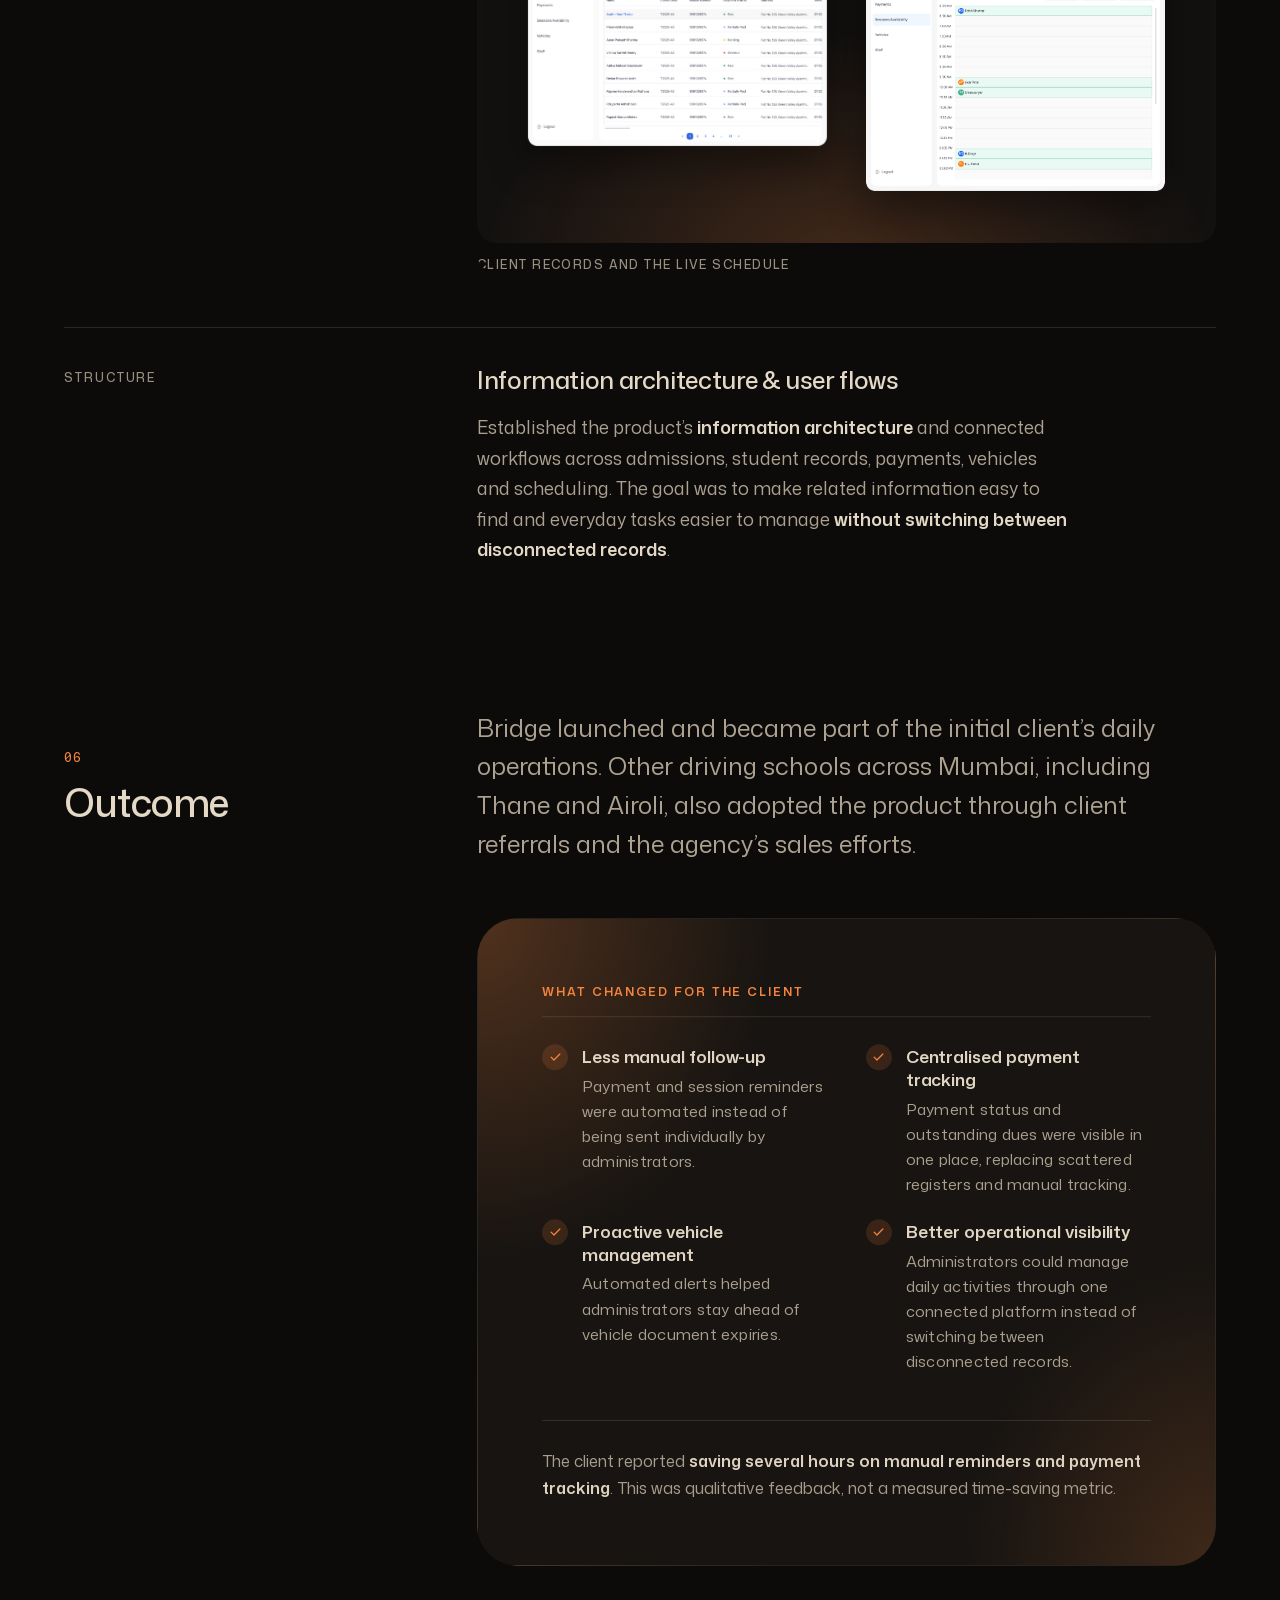
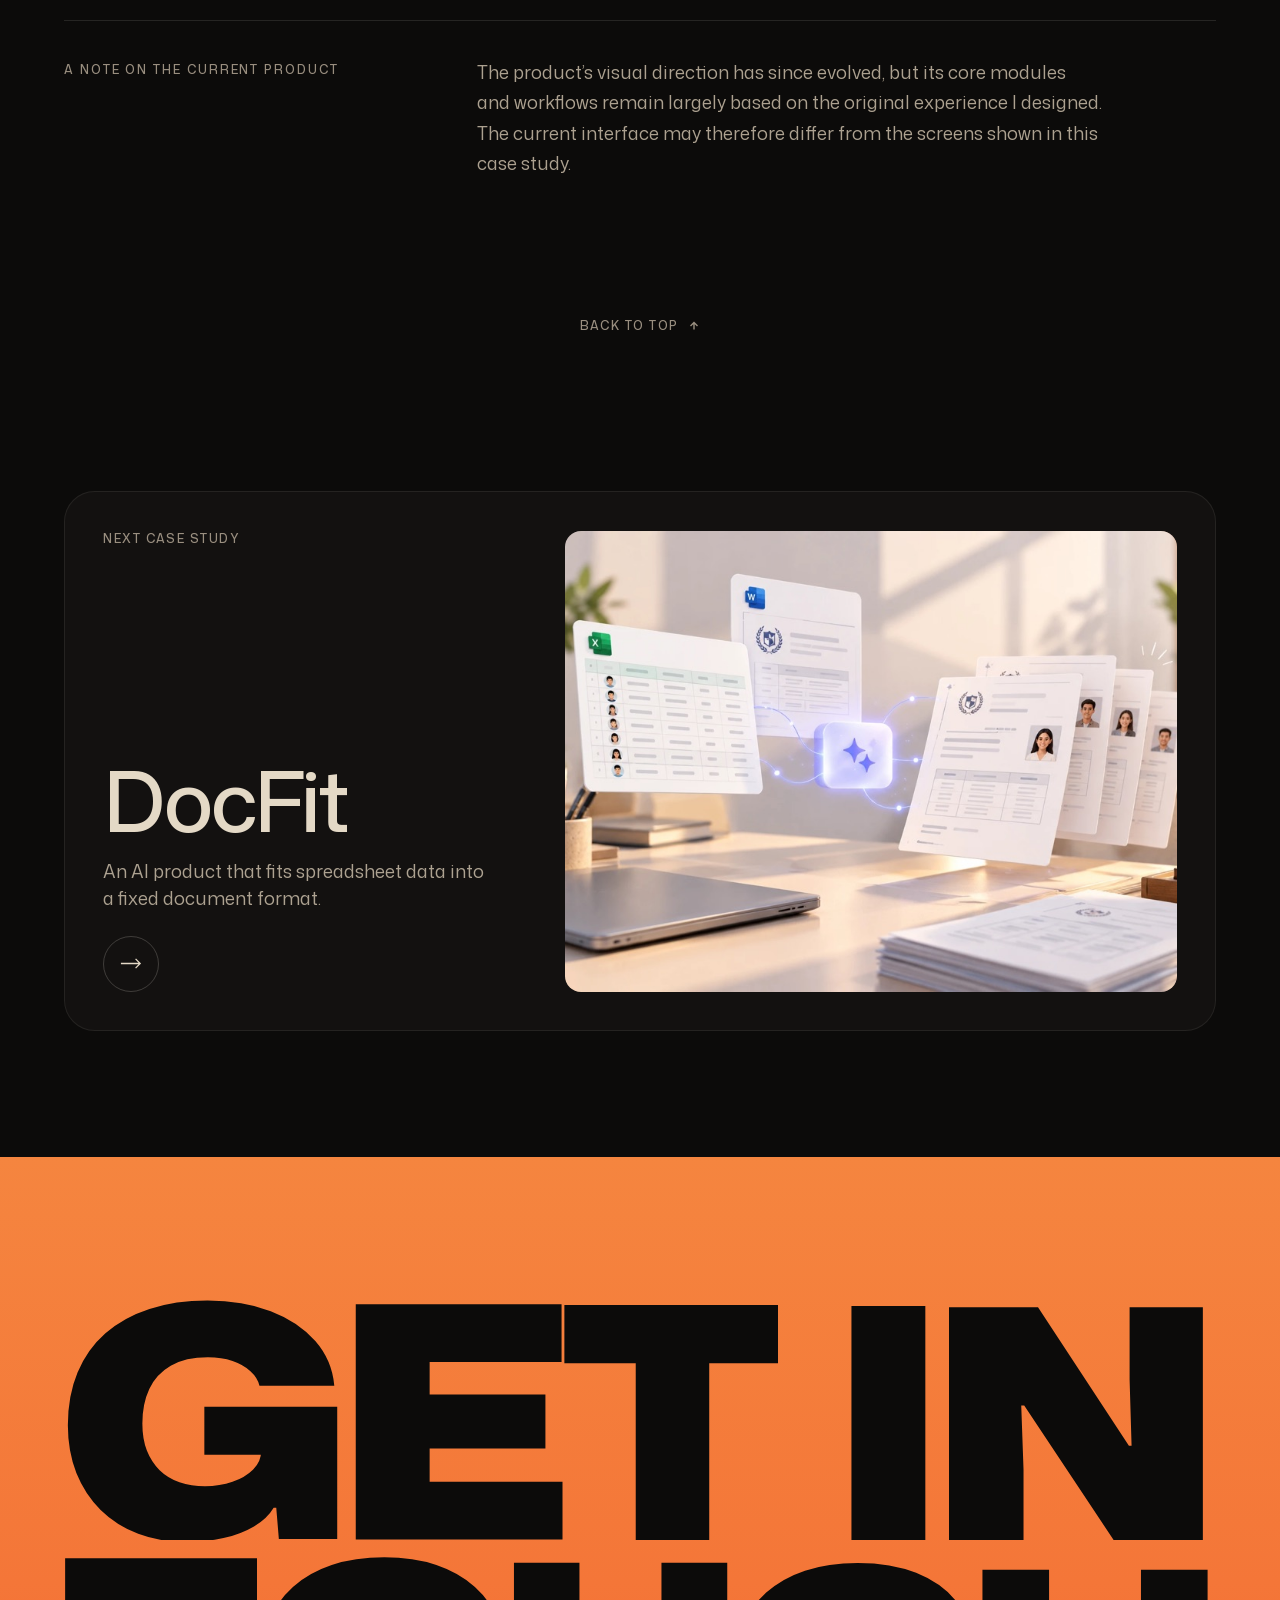
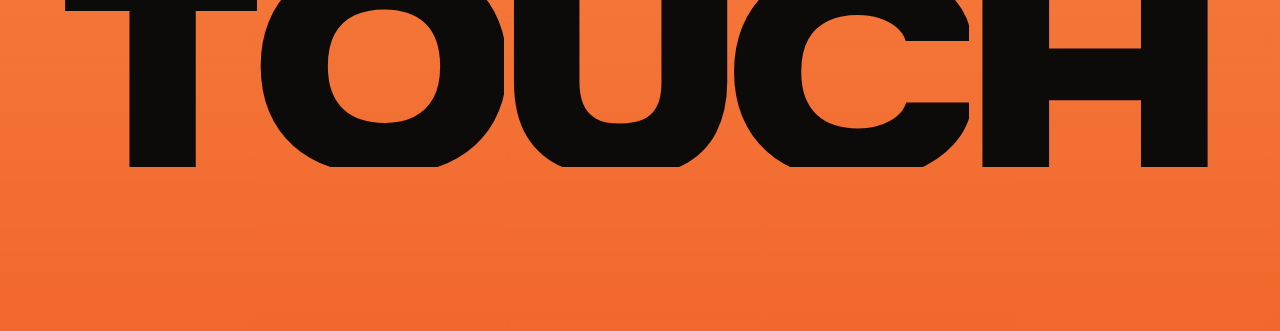
<file: work/bridge/index.html>
<!doctype html>
<html lang="en" class="no-js">
<head>
<meta charset="utf-8">
<meta name="viewport" content="width=device-width, initial-scale=1">
<title>Bridge case study – Shruti Kale</title>
<meta name="description" content="Bridge: turning manual driving-school operations into a connected digital product. A case study by Shruti Kale, product designer.">
<meta name="theme-color" content="#0C0B0A">
<meta name="color-scheme" content="dark">
<link rel="preload" href="../../assets/fonts/Zodiak-Variable.woff2" as="font" type="font/woff2" crossorigin>
<link rel="preload" href="../../assets/fonts/MonaSans-Variable-latin.woff2" as="font" type="font/woff2" crossorigin>
<link rel="preload" href="../../assets/img/work/bridge-thumb-1536.jpg" as="image" imagesrcset="../../assets/img/work/bridge-thumb.jpg 900w, ../../assets/img/work/bridge-thumb-1536.jpg 1536w" imagesizes="(max-width: 767px) 92vw, 72vw" fetchpriority="high">
<link rel="stylesheet" href="../../css/main.css">
<link rel="stylesheet" href="../../css/case.css">
<script>
  // Runs before first paint: scripts on, reduced motion, and the veil when
  // arriving from another page of the site.
  (function () {
    var d = document.documentElement;
    d.classList.replace("no-js", "js");
    if (matchMedia("(prefers-reduced-motion: reduce)").matches || new URLSearchParams(location.search).has("still")) d.classList.add("rm");
    // The laptop and the sheet settle in on arrival (lifted by case.js, or after 2.5s regardless).
    else { d.classList.add("case-enter"); setTimeout(function () { d.classList.remove("case-enter"); }, 2500); }
    try { if (sessionStorage.getItem("sk:veil") === "1") { d.classList.add("veil-in"); sessionStorage.removeItem("sk:veil"); setTimeout(function () { d.classList.remove("veil-in"); }, 1500); } } catch (e) {}
  })();
</script>
<script src="../../vendor/gsap.min.js" defer></script>
<script src="../../vendor/ScrollTrigger.min.js" defer></script>
<script src="../../vendor/SplitText.min.js" defer></script>
<script src="../../vendor/lenis.min.js" defer></script>
<script type="module" src="../../js/case.js"></script>
</head>
<body class="case-page case-page--bold">
<a class="skip" href="#main">Skip to content</a>

<!-- The chapters, as a quiet index on the left: a short line for each, the
     current one long and orange, names on hover. Phones get a progress bar. -->
<nav class="case-index" aria-label="Chapters" data-case-index>
  <ol>
    <li><a href="#ch-1" data-scroll-to><span class="case-index__line"></span><span class="case-index__name">01 The challenge</span></a></li>
    <li><a href="#ch-2" data-scroll-to><span class="case-index__line"></span><span class="case-index__name">02 Research &amp; discovery</span></a></li>
    <li><a href="#ch-3" data-scroll-to><span class="case-index__line"></span><span class="case-index__name">03 Key design decisions</span></a></li>
    <li><a href="#ch-4" data-scroll-to><span class="case-index__line"></span><span class="case-index__name">04 Designing the core experience</span></a></li>
    <li><a href="#ch-5" data-scroll-to><span class="case-index__line"></span><span class="case-index__name">05 Connected workflows</span></a></li>
    <li><a href="#ch-6" data-scroll-to><span class="case-index__line"></span><span class="case-index__name">06 Outcome</span></a></li>
  </ol>
</nav>
<div class="case-progress" aria-hidden="true"><span data-case-progress></span></div>

<!-- The way back, as a bar that slides in when you scroll up. -->
<div class="case-bar" data-case-bar>
  <a class="case-back case-bar__back" href="../../#work-bridge"><svg viewBox="0 0 12 12" aria-hidden="true"><path d="M9.5 6h-7M6 2.5 2.5 6 6 9.5"/></svg>Back to work</a>
</div>

<main id="main">
  

  <!-- The case study itself, on a sheet that slides up over the hero. One
       typeface for all of it; the hierarchy comes from size, weight and colour:
       white for headings, soft white for reading, grey for labels. -->
  <article class="case-sheet case-sheet--top" id="top" aria-labelledby="case-title" data-case-sheet>
    <div class="case-top">
      <a class="case-back" href="../../#work-bridge"><svg viewBox="0 0 12 12" aria-hidden="true"><path d="M9.5 6h-7M6 2.5 2.5 6 6 9.5"/></svg>Back to work</a>
      <p class="case-time">About 4 min read</p>
    </div>

    <header class="case-head">
      <h1 class="case-name" id="case-title"><span class="case-name__fit" data-case-name>Bridge</span></h1>
      <p class="case-sub" data-reveal>Turning manual driving-school operations into a connected digital product.</p>
      <p class="case-tags" data-reveal>B2B SaaS · Driving School Management · India</p>
      <dl class="case-facts case-facts--open" data-reveal>
        <div><dt>Role</dt><dd>Senior Product Designer (Solo Designer)</dd></div>
        <div><dt>Team</dt><dd>2 developers, client and founder</dd></div>
        <div><dt>Status</dt><dd>Launched · Used by driving schools</dd></div>
        <div><dt>Company</dt><dd><a class="case-live" href="https://bridgedrive.in/" target="_blank" rel="noopener">bridgedrive.in<svg class="case-live__arrow" viewBox="0 0 12 12" aria-hidden="true"><path d="M3 9 9 3M4 3h5v5"/></svg><span class="sr-only"> (opens in a new tab)</span></a></dd></div>
      </dl>
    </header>

    <!-- The product first: the dashboard on a soft panel. -->
    <figure class="case-snap" data-reveal-panel>
      <img class="case-snap__img" src="../../assets/img/work/bridge/dashboard.png" srcset="../../assets/img/work/bridge/dashboard-1240.png 1240w, ../../assets/img/work/bridge/dashboard.png 2000w" sizes="(max-width: 767px) 84vw, 1000px" width="2000" height="1729" fetchpriority="high" alt="Bridge’s dashboard: upcoming appointments and test schedules, pending payments, document expiry and an admission overview chart.">
    </figure>

        <!-- The whole project in four short parts, for a quick read before the
         chapters. -->
    <section class="case-brief" aria-labelledby="brief-title" data-reveal>
      <h2 class="case-brief__head" id="brief-title"><span class="case-brief__num">00</span>The 30-second version</h2>
      <dl class="case-brief__grid">
        <div><dt>Problem</dt><dd>Driving schools relied on <strong>paper registers, spreadsheets and WhatsApp</strong> to manage admissions, payments, student records and vehicle schedules. This made everyday operations <strong>manual and difficult to track</strong>.</dd></div>
        <div><dt>My role</dt><dd>As the solo Senior Product Designer, I <strong>owned the product experience end to end</strong>, from research and <strong>MVP definition to information architecture, user flows, UI and design system</strong>.</dd></div>
        <div><dt>Key decision</dt><dd>I <strong>connected the fragmented workflows into one platform</strong>, focusing on a simplified admissions journey, an action-oriented dashboard and automated operational reminders.</dd></div>
        <div><dt>Outcome</dt><dd>Bridge launched and was <strong>adopted by multiple driving schools across Mumbai</strong>. The initial client reported <strong>saving several hours</strong> on manual payment tracking and student reminders.</dd></div>
      </dl>
    </section>

    <section class="case-ch case-ch--split" id="ch-1" aria-labelledby="ch-1-title">
      <header class="case-ch__head">
        <p class="case-num" aria-hidden="true">01</p>
        <h2 class="case-h2" id="ch-1-title" data-split>The challenge</h2>
      </header>
      <p class="case-lead case-lead--intro" data-reveal>Driving schools relied on paper registers, spreadsheets and WhatsApp to manage their daily operations.</p>
      <div class="case-split" data-reveal>
        <h3 class="case-split__label">Context</h3>
        <div class="case-split__main">
          <p class="case-body">Admissions, student records, payments, vehicle documents and driving schedules were maintained separately. Administrators had to manually update records, track outstanding fees, check document expiry dates and send reminders.</p>
        </div>
      </div>
      <div class="case-split" data-reveal>
        <h3 class="case-split__label">The opportunity</h3>
        <div class="case-split__main">
          <p class="case-insight">Bring these disconnected workflows into <strong>one system</strong>, reduce repetitive administrative work and make important operational information <strong>easier to act on</strong>.</p>
        </div>
      </div>
    </section>

    <section class="case-ch case-ch--split" id="ch-2" aria-labelledby="ch-2-title">
      <header class="case-ch__head">
        <p class="case-num" aria-hidden="true">02</p>
        <h2 class="case-h2" id="ch-2-title" data-split>Research &amp; discovery</h2>
      </header>
      <p class="case-lead case-lead--intro" data-reveal>I visited the driving school and worked directly with the owner and administrators to understand how daily operations were managed.</p>
      <div class="case-split" data-reveal>
        <h3 class="case-split__label">How I gathered insights</h3>
        <div class="case-split__main">
          <ul class="case-ask">
            <li><span class="case-ask__icon" aria-hidden="true"><svg viewBox="0 0 24 24"><path d="M2.5 12S6 5.5 12 5.5 21.5 12 21.5 12 18 18.5 12 18.5 2.5 12 2.5 12Z"/><circle cx="12" cy="12" r="3"/></svg></span><h4>On-site observation</h4><p>Studied how admissions, payments, student records and vehicle information were maintained.</p></li>
            <li><span class="case-ask__icon" aria-hidden="true"><svg viewBox="0 0 24 24"><path d="M8 3.5h7l4 4v11a2 2 0 0 1-2 2H8a2 2 0 0 1-2-2v-13a2 2 0 0 1 2-2Z"/><path d="M15 3.5v4h4M9.5 12h6M9.5 15.5h6"/></svg></span><h4>Document analysis</h4><p>Collected existing forms and registers to understand the information and processes involved.</p></li>
            <li><span class="case-ask__icon" aria-hidden="true"><svg viewBox="0 0 24 24"><circle cx="5.5" cy="6" r="2.5"/><circle cx="12" cy="18" r="2.5"/><circle cx="18.5" cy="6" r="2.5"/><path d="M8 6h8M5.5 8.5v5a2 2 0 0 0 2 2h2M18.5 8.5v5a2 2 0 0 1-2 2h-2"/></svg></span><h4>User journey mapping</h4><p>Mapped key operational journeys, identifying friction points, task frequency and time-consuming activities.</p></li>
            <li><span class="case-ask__icon" aria-hidden="true"><svg viewBox="0 0 24 24"><circle cx="9" cy="8" r="3"/><path d="M3.5 19a5.5 5.5 0 0 1 11 0"/><path d="M15.5 5.3a3 3 0 0 1 0 5.4M17.5 14a5.5 5.5 0 0 1 3 5"/></svg></span><h4>Stakeholder discussions</h4><p>Worked with the client and founder to understand requirements and validate priorities.</p></li>
          </ul>
          <figure class="case-panel" data-reveal-media>
            <img src="../../assets/img/work/bridge/onsite.webp" width="1024" height="486" loading="lazy" decoding="async" alt="Three photos from the visit: a driving school’s signboard in Airoli, Navi Mumbai; an office with road-sign charts on the walls and a desk with a laptop; and a learner at a driving simulator with a steering wheel and three screens.">
          </figure>
        </div>
      </div>
      <div class="case-split" data-reveal>
        <h3 class="case-split__label">Defining the MVP</h3>
        <div class="case-split__main">
          <p class="case-body">I used the <strong>MoSCoW prioritisation framework</strong> to separate essential workflows from features that could be introduced later. This helped align the MVP scope with the client’s immediate operational needs.</p>
        </div>
      </div>
    </section>

    <section class="case-ch case-ch--split" id="ch-3" aria-labelledby="ch-3-title">
      <header class="case-ch__head">
        <p class="case-num" aria-hidden="true">03</p>
        <h2 class="case-h2" id="ch-3-title" data-split>Key design decisions</h2>
      </header>
      <p class="case-lead case-lead--intro" data-reveal>Rather than digitising each register independently, I focused on connecting the workflows that administrators used every day.</p>
      <div class="case-split" data-reveal>
        <h3 class="case-split__label">Design decisions</h3>
        <div class="case-split__main">
          <table class="case-table">
            <thead>
              <tr><th scope="col">Design focus</th><th scope="col">What I designed</th><th scope="col">Why it mattered</th></tr>
            </thead>
            <tbody>
              <tr>
                <th scope="row">Action-oriented dashboard</th>
                <td data-label="What I designed">A central view of pending payments, students approaching driving tests, vehicle document expiries and simple branch-level trends.</td>
                <td data-label="Why it mattered">Helped administrators identify what needed attention without checking multiple records.</td>
              </tr>
              <tr>
                <th scope="row">Flexible admissions flow</th>
                <td data-label="What I designed">A four-part admission journey with dynamic licence fields, KYC auto-fill, session availability and automatic fee calculation.</td>
                <td data-label="Why it mattered">Reduced unnecessary data entry, improved information accuracy and made enrolment easier to complete.</td>
              </tr>
              <tr>
                <th scope="row">Automated operations</th>
                <td data-label="What I designed">Payment reminders, session notifications and vehicle document expiry alerts through scheduled alerts and WhatsApp.</td>
                <td data-label="Why it mattered">Reduced repetitive follow-ups and the need to manually monitor dates and records.</td>
              </tr>
            </tbody>
          </table>
        </div>
      </div>
    </section>

    <section class="case-ch case-ch--split" id="ch-4" aria-labelledby="ch-4-title">
      <header class="case-ch__head">
        <p class="case-num" aria-hidden="true">04</p>
        <h2 class="case-h2" id="ch-4-title" data-split>Designing the core experience</h2>
      </header>
      <div class="case-split" data-reveal>
        <h3 class="case-split__label">Dashboard</h3>
        <div class="case-split__main">
          <p class="case-split__title">A dashboard built around action, not just analytics</p>
          <p class="case-body">The administrators didn’t need complex reports. They needed to know what required attention that day.</p>
          <p class="case-body">I prioritised operational signals such as <strong>outstanding payments, upcoming driving tests and expiring vehicle documents</strong>, alongside simple admission and sales trends.</p>
          <p class="case-body">The goal was to make the dashboard useful for everyday decisions, not just a place to view numbers.</p>
          <figure class="case-shot" data-reveal-media>
            <div class="case-panel">
              <img src="../../assets/img/work/bridge/dashboard.png" srcset="../../assets/img/work/bridge/dashboard-1240.png 1240w, ../../assets/img/work/bridge/dashboard.png 2000w" sizes="(max-width: 767px) 84vw, 760px" width="2000" height="1729" loading="lazy" decoding="async" alt="The dashboard: upcoming appointments and test schedules, clients with pending payments, documents expiring soon, and an admission overview chart for the last six months.">
            </div>
            <figcaption class="case-caption">Pending payments, upcoming tests and expiring documents, first</figcaption>
          </figure>
        </div>
      </div>
      <div class="case-split" data-reveal>
        <h3 class="case-split__label">Admissions</h3>
        <div class="case-split__main">
          <p class="case-split__title">Admissions designed for accuracy and speed</p>
          <p class="case-body">The original admission process involved a lengthy form with fields that weren’t relevant to every applicant.</p>
          <p class="case-body">I restructured it into four clear sections:</p>
          <ol class="case-tree" aria-label="The four parts of an admission">
            <li><span>Personal details</span></li>
            <li><span>Licence details</span></li>
            <li><span>Driving plan</span></li>
            <li><span>Payment</span></li>
          </ol>
          <p class="case-body">The experience <strong>adapted to the selected licence type</strong>, supported <strong>KYC-based auto-fill</strong>, showed available vehicle and session slots, and <strong>calculated fees based on the selected plan</strong>.</p>
          <p class="case-body">This also helped reduce manual data entry errors in information used for licence-related documentation.</p>
          <figure class="case-shot" data-reveal-media>
            <div class="case-panel">
              <div class="case-pair">
                <img src="../../assets/img/work/bridge/admission-1.png" width="1246" height="885" loading="lazy" decoding="async" alt="Step 1, Personal details: auto-fill personal details using Aadhaar, then name, guardian’s name, birth date and blood group.">
                <img src="../../assets/img/work/bridge/admission-4-installments.png" width="1608" height="1933" loading="lazy" decoding="async" alt="Step 4, Payment: a discount applied and two instalments set up, each with its payment mode and record, beside a summary showing total fees, the discount, both instalments and nothing left due.">
              </div>
            </div>
            <figcaption class="case-caption">The first step and the last: personal details, then payment</figcaption>
          </figure>
        </div>
      </div>
      <div class="case-split" data-reveal>
        <h3 class="case-split__label">Automation</h3>
        <div class="case-split__main">
          <p class="case-split__title">Replacing repetitive follow-ups with automation</p>
          <p class="case-body">Several recurring tasks depended on administrators remembering dates and manually contacting students.</p>
          <p class="case-body">I designed workflows that automated:</p>
          <ul class="case-ask case-ask--3 case-ask--plain">
            <li><span class="case-ask__icon" aria-hidden="true"><svg viewBox="0 0 24 24"><rect x="2.5" y="5.5" width="19" height="13" rx="2"/><path d="M2.5 10h19M6 14.5h4"/></svg></span><p><strong>Payment reminders</strong> based on instalment due dates.</p></li>
            <li><span class="case-ask__icon" aria-hidden="true"><svg viewBox="0 0 24 24"><path d="M5.5 10a6.5 6.5 0 0 1 13 0c0 4 1.5 5.5 1.5 5.5H4S5.5 14 5.5 10Z"/><path d="M10 18.5a2.2 2.2 0 0 0 4 0"/></svg></span><p><strong>WhatsApp notifications</strong> 20 to 30 minutes before scheduled driving sessions.</p></li>
            <li><span class="case-ask__icon" aria-hidden="true"><svg viewBox="0 0 24 24"><path d="M8 3.5h7l4 4v11a2 2 0 0 1-2 2H8a2 2 0 0 1-2-2v-13a2 2 0 0 1 2-2Z"/><path d="M15 3.5v4h4M12 11v3.5M12 17.3v.2"/></svg></span><p><strong>Vehicle document expiry alerts</strong> at 7, 3 and 1 day before expiry.</p></li>
          </ul>
          <p class="case-body">The aim was to make routine follow-ups part of the product workflow instead of another task on the administrator’s checklist.</p>
        </div>
      </div>
    </section>

    <section class="case-ch case-ch--split" id="ch-5" aria-labelledby="ch-5-title">
      <header class="case-ch__head">
        <p class="case-num" aria-hidden="true">05</p>
        <h2 class="case-h2" id="ch-5-title" data-split>Designing connected operational workflows</h2>
      </header>
      <p class="case-lead case-lead--intro" data-reveal>Beyond admissions, I designed the core modules that helped administrators manage students, payments, vehicles and daily driving schedules from one platform.</p>
      <div class="case-split" data-reveal>
        <h3 class="case-split__label">Records</h3>
        <div class="case-split__main">
          <p class="case-split__title">Student, payment and vehicle management</p>
          <p class="case-body">Designed structured record-management experiences to maintain <strong>student profiles</strong>, track <strong>payment history and outstanding balances</strong>, and manage <strong>vehicle details and document expiry dates</strong>.</p>
        </div>
      </div>
      <div class="case-split" data-reveal>
        <h3 class="case-split__label">Scheduling</h3>
        <div class="case-split__main">
          <p class="case-split__title">Live driving schedule</p>
          <p class="case-body">Designed a scheduling experience that gave administrators <strong>visibility into vehicle availability and assigned driving sessions</strong>, helping prevent scheduling conflicts and coordinate daily operations.</p>
          <figure class="case-shot" data-reveal-media>
            <div class="case-panel">
              <div class="case-pair case-pair--side">
                <img src="../../assets/img/work/bridge/clients.png" width="1453" height="1033" loading="lazy" decoding="async" alt="The Clients list: regular and RTO clients, each with a client code, mobile number, payment status and address.">
                <img src="../../assets/img/work/bridge/sessions.png" width="1606" height="1389" loading="lazy" decoding="async" alt="Session availability for the Ertiga Manual on 12 Feb 2025: the day in half-hour slots from 6 AM, with booked slots showing the student’s name.">
              </div>
            </div>
            <figcaption class="case-caption">Client records and the live schedule</figcaption>
          </figure>
        </div>
      </div>
      <div class="case-split" data-reveal>
        <h3 class="case-split__label">Structure</h3>
        <div class="case-split__main">
          <p class="case-split__title">Information architecture &amp; user flows</p>
          <p class="case-body">Established the product’s <strong>information architecture</strong> and connected workflows across admissions, student records, payments, vehicles and scheduling. The goal was to make related information easy to find and everyday tasks easier to manage <strong>without switching between disconnected records</strong>.</p>
        </div>
      </div>
    </section>

    <!-- The outcome, in its own block of colour. -->
    <section class="case-ch case-ch--split" id="ch-6" aria-labelledby="ch-6-title">
      <header class="case-ch__head">
        <p class="case-num" aria-hidden="true">06</p>
        <h2 class="case-h2" id="ch-6-title" data-split>Outcome</h2>
      </header>
      <p class="case-lead case-lead--intro" data-reveal>Bridge launched and became part of the initial client’s daily operations. Other driving schools across Mumbai, including Thane and Airoli, also adopted the product through client referrals and the agency’s sales efforts.</p>
      <div class="case-impact case-impact--wins" data-cursor-tone="orange" data-reveal-block>
        <p class="case-impact__label">What changed for the client</p>
        <ul class="case-gains">
          <li><span class="case-gain__tick" aria-hidden="true"><svg viewBox="0 0 24 24"><path d="m5 12.5 4.5 4.5L19 7.5"/></svg></span><div><h3>Less manual follow-up</h3><p>Payment and session reminders were automated instead of being sent individually by administrators.</p></div></li>
          <li><span class="case-gain__tick" aria-hidden="true"><svg viewBox="0 0 24 24"><path d="m5 12.5 4.5 4.5L19 7.5"/></svg></span><div><h3>Centralised payment tracking</h3><p>Payment status and outstanding dues were visible in one place, replacing scattered registers and manual tracking.</p></div></li>
          <li><span class="case-gain__tick" aria-hidden="true"><svg viewBox="0 0 24 24"><path d="m5 12.5 4.5 4.5L19 7.5"/></svg></span><div><h3>Proactive vehicle management</h3><p>Automated alerts helped administrators stay ahead of vehicle document expiries.</p></div></li>
          <li><span class="case-gain__tick" aria-hidden="true"><svg viewBox="0 0 24 24"><path d="m5 12.5 4.5 4.5L19 7.5"/></svg></span><div><h3>Better operational visibility</h3><p>Administrators could manage daily activities through one connected platform instead of switching between disconnected records.</p></div></li>
        </ul>
        <p class="case-impact__foot">The client reported <strong>saving several hours on manual reminders and payment tracking</strong>. This was qualitative feedback, not a measured time-saving metric.</p>
      </div>
      <div class="case-split" data-reveal>
        <h3 class="case-split__label">A note on the current product</h3>
        <div class="case-split__main">
          <p class="case-body">The product’s visual direction has since evolved, but its core modules and workflows remain largely based on the original experience I designed. The current interface may therefore differ from the screens shown in this case study.</p>
        </div>
      </div>
    </section>

    <p class="case-up"><a href="#top" data-scroll-to>Back to top<svg viewBox="0 0 12 12" aria-hidden="true"><path d="M6 9.5v-7M2.5 6 6 2.5 9.5 6"/></svg></a></p>
  </article>

  <!-- On to the next project: one big card. -->
  <section class="case-next" aria-label="Next case study">
    <a class="case-next__card" href="../docfit/" data-cursor="Next case study">
      <span class="case-next__text">
        <span class="case-next__label">Next case study</span>
        <span class="case-next__name">DocFit</span>
        <span class="case-next__line">An AI product that fits spreadsheet data into a fixed document format.</span>
        <span class="case-next__go" aria-hidden="true"><svg viewBox="0 0 24 12"><path d="M1 6h21M17 1l5 5-5 5"/></svg></span>
      </span>
      <span class="case-next__media case-next__media--photo">
        <img src="../../assets/img/work/docfit-thumb.jpg" srcset="../../assets/img/work/docfit-thumb.jpg 900w, ../../assets/img/work/docfit-thumb-1536.jpg 1536w" sizes="(max-width: 767px) 90vw, 50vw" width="1536" height="1024" loading="lazy" decoding="async" alt="">
      </span>
    </a>
  </section>
</main>

<!-- The end, and the page's one burst of colour. The same footer as the home
     page: why to write, the address and LinkedIn, and "Get in touch". -->
<footer class="contact" id="contact" aria-labelledby="contact-title" data-contact data-cursor-tone="orange">
  <div class="contact__inner" data-contact-inner>
    <div class="contact__row">
      <p class="contact__intro">For enquiries, collaboration requests or job opportunities, don’t hesitate to reach&nbsp;out.</p>
      <div class="contact__links">
        <a class="contact__link contact__link--mail" href="mailto:shrutikale2996@gmail.com">shrutikale2996@gmail.com<svg class="contact__arrow" viewBox="0 0 12 12" aria-hidden="true"><path d="M3 9 9 3M4 3h5v5"/></svg></a>
        <a class="contact__link contact__link--in" href="https://www.linkedin.com/in/shruti48011/" target="_blank" rel="noopener"><svg class="contact__logo" viewBox="0 0 24 24" aria-hidden="true"><path d="M20.447 20.452h-3.554v-5.569c0-1.328-.027-3.037-1.852-3.037-1.853 0-2.136 1.445-2.136 2.939v5.667H9.351V9h3.414v1.561h.046c.477-.9 1.637-1.85 3.37-1.85 3.601 0 4.267 2.37 4.267 5.455v6.286zM5.337 7.433c-1.144 0-2.063-.926-2.063-2.065 0-1.138.92-2.063 2.063-2.063 1.14 0 2.064.925 2.064 2.063 0 1.139-.925 2.065-2.064 2.065zm1.782 13.019H3.555V9h3.564v11.452zM22.225 0H1.771C.792 0 0 .774 0 1.729v20.542C0 23.227.792 24 1.771 24h20.451C23.2 24 24 23.227 24 22.271V1.729C24 .774 23.2 0 22.222 0h.003z"/></svg>LinkedIn<svg class="contact__arrow" viewBox="0 0 12 12" aria-hidden="true"><path d="M3 9 9 3M4 3h5v5"/></svg><span class="sr-only"> (opens in a new tab)</span></a>
        <a class="contact__link contact__link--cv" href="https://drive.google.com/file/d/1TlH67RspdcD6grU6v7CUHheN0Rj49Lgq/view?usp=sharing" target="_blank" rel="noopener">Resume<svg class="contact__arrow" viewBox="0 0 12 12" aria-hidden="true"><path d="M3 9 9 3M4 3h5v5"/></svg><span class="sr-only"> (opens in a new tab)</span></a>
      </div>
      <p class="contact__legal">© 2026 Shruti Kale</p>
    </div>
    <h2 class="contact__title" id="contact-title"><a class="contact__cta" href="mailto:shrutikale2996@gmail.com" data-contact-cta><span class="contact__line">Get in</span> <span class="contact__line">touch</span></a></h2>
  </div>
</footer>

<div class="cursor" aria-hidden="true"><span class="cursor__dot"></span><span class="cursor__ring"></span><span class="cursor__label">why?</span><span class="cursor__cta"></span></div>
</body>
</html>
</file>
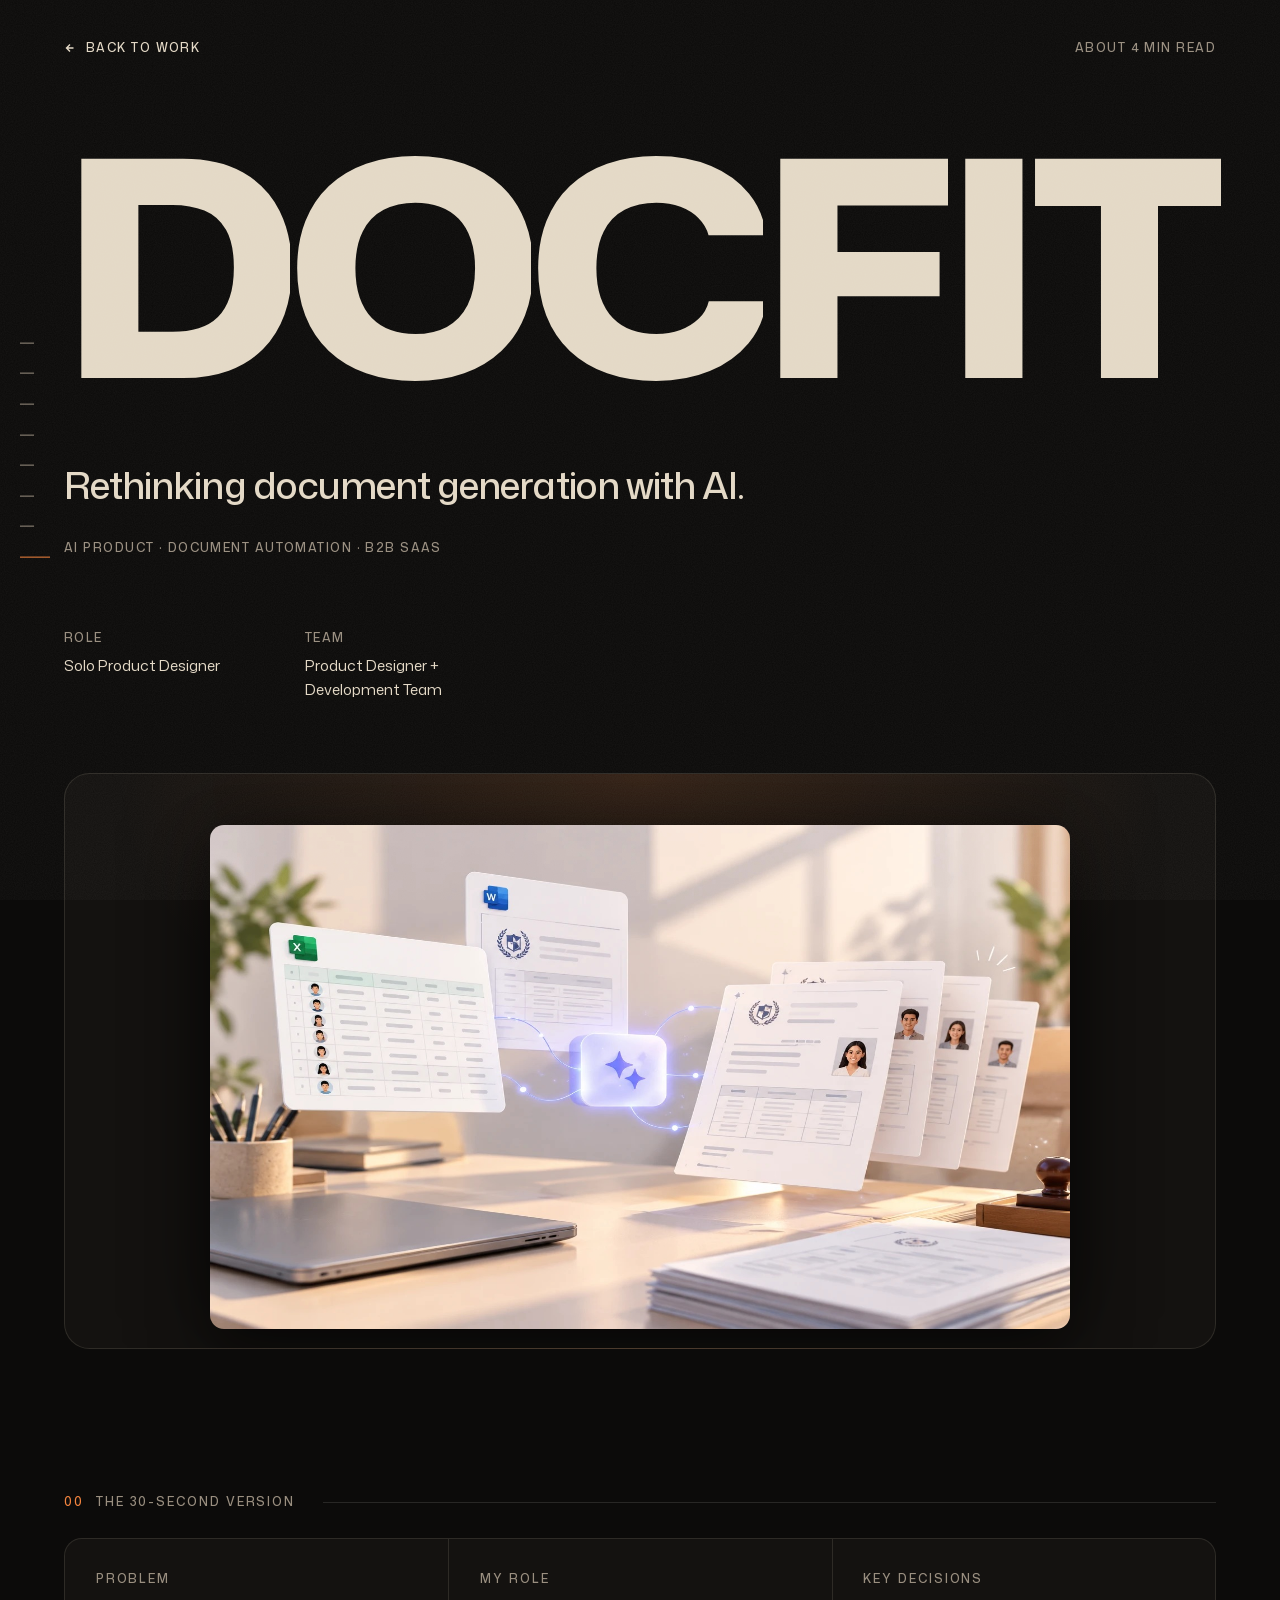
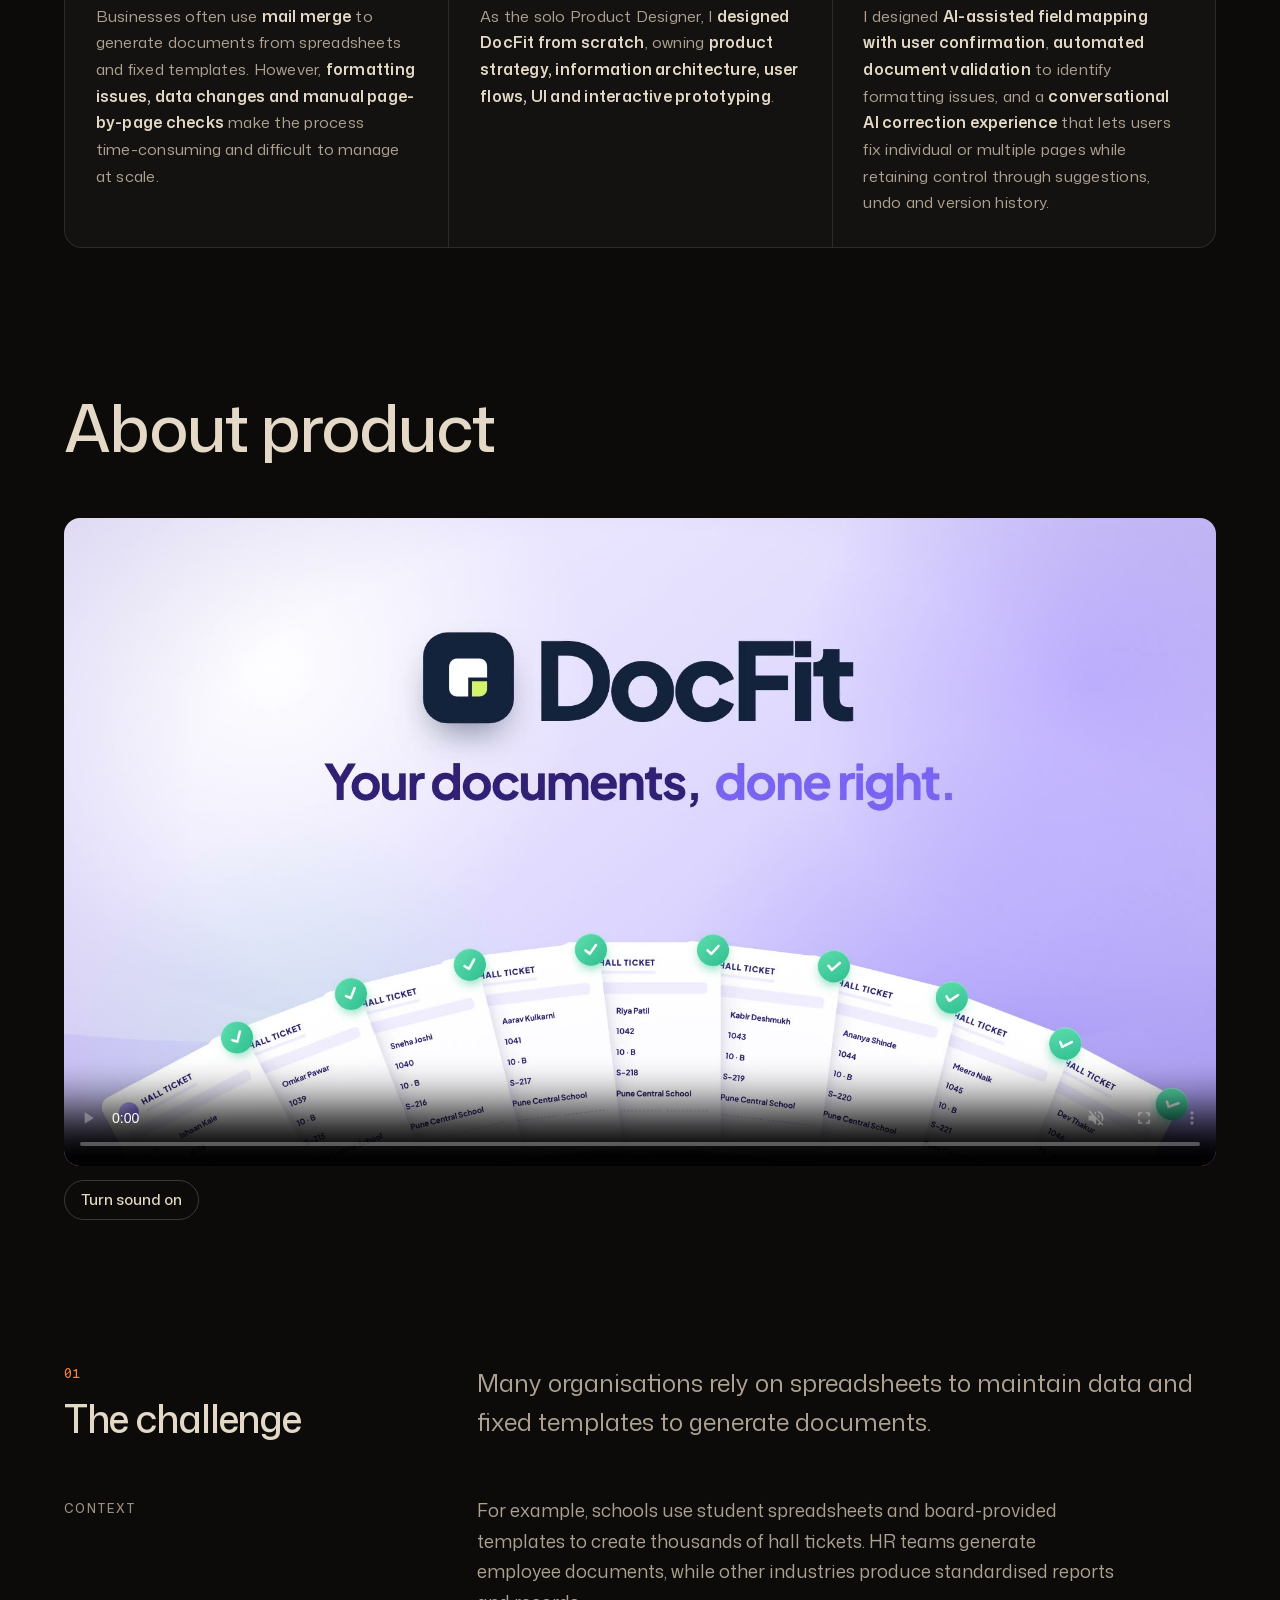
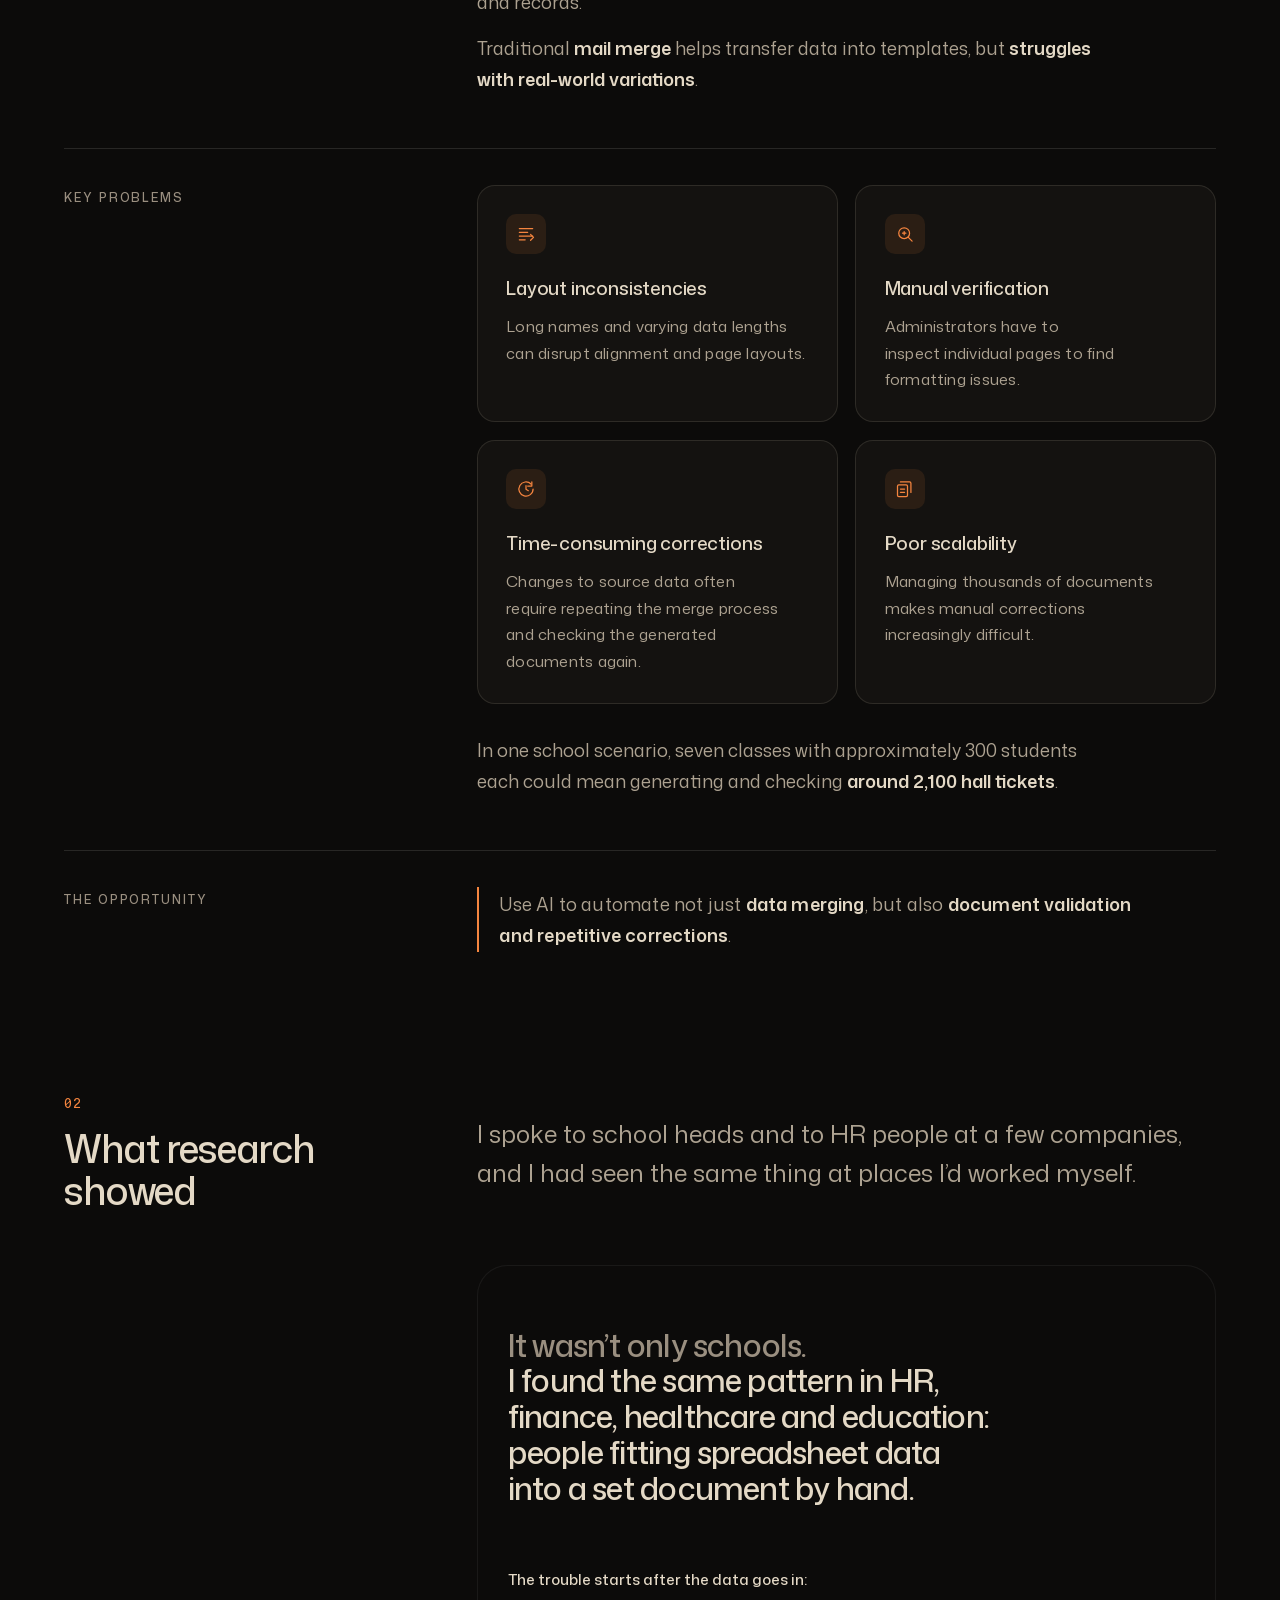
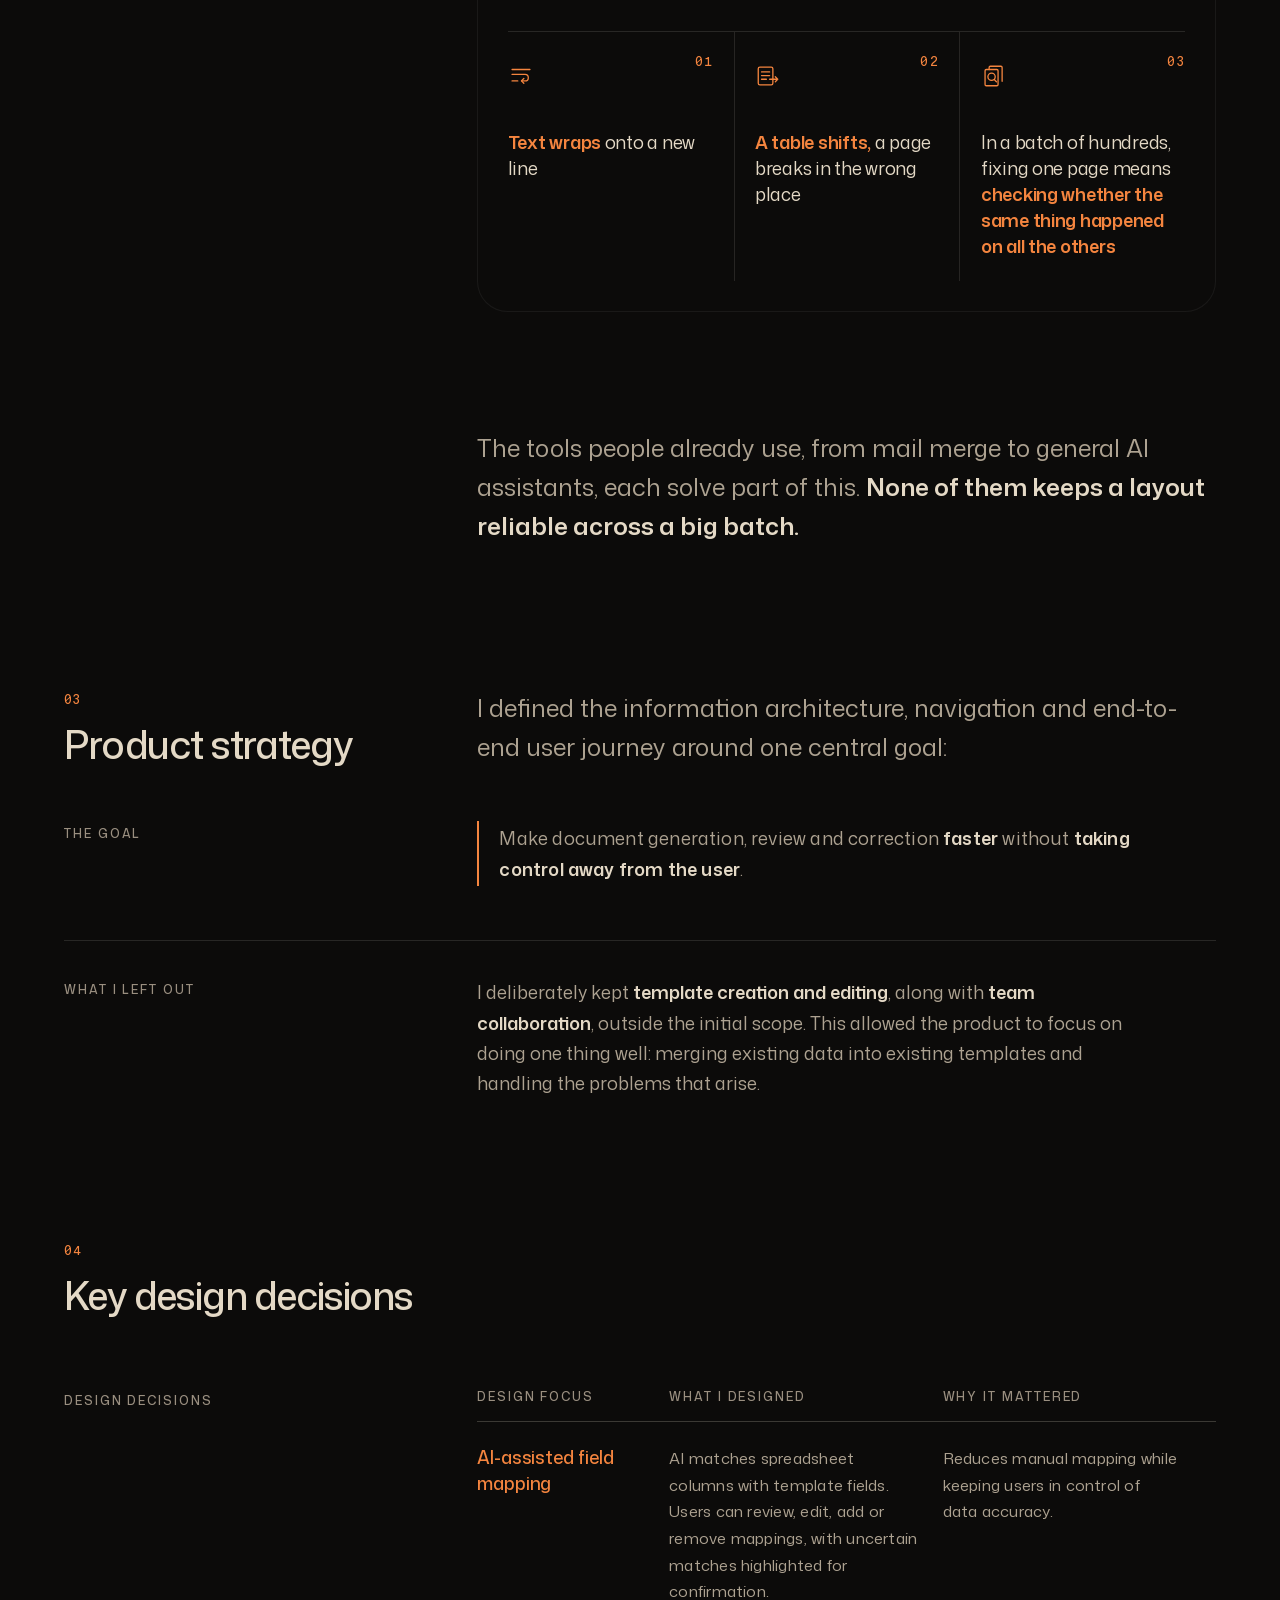
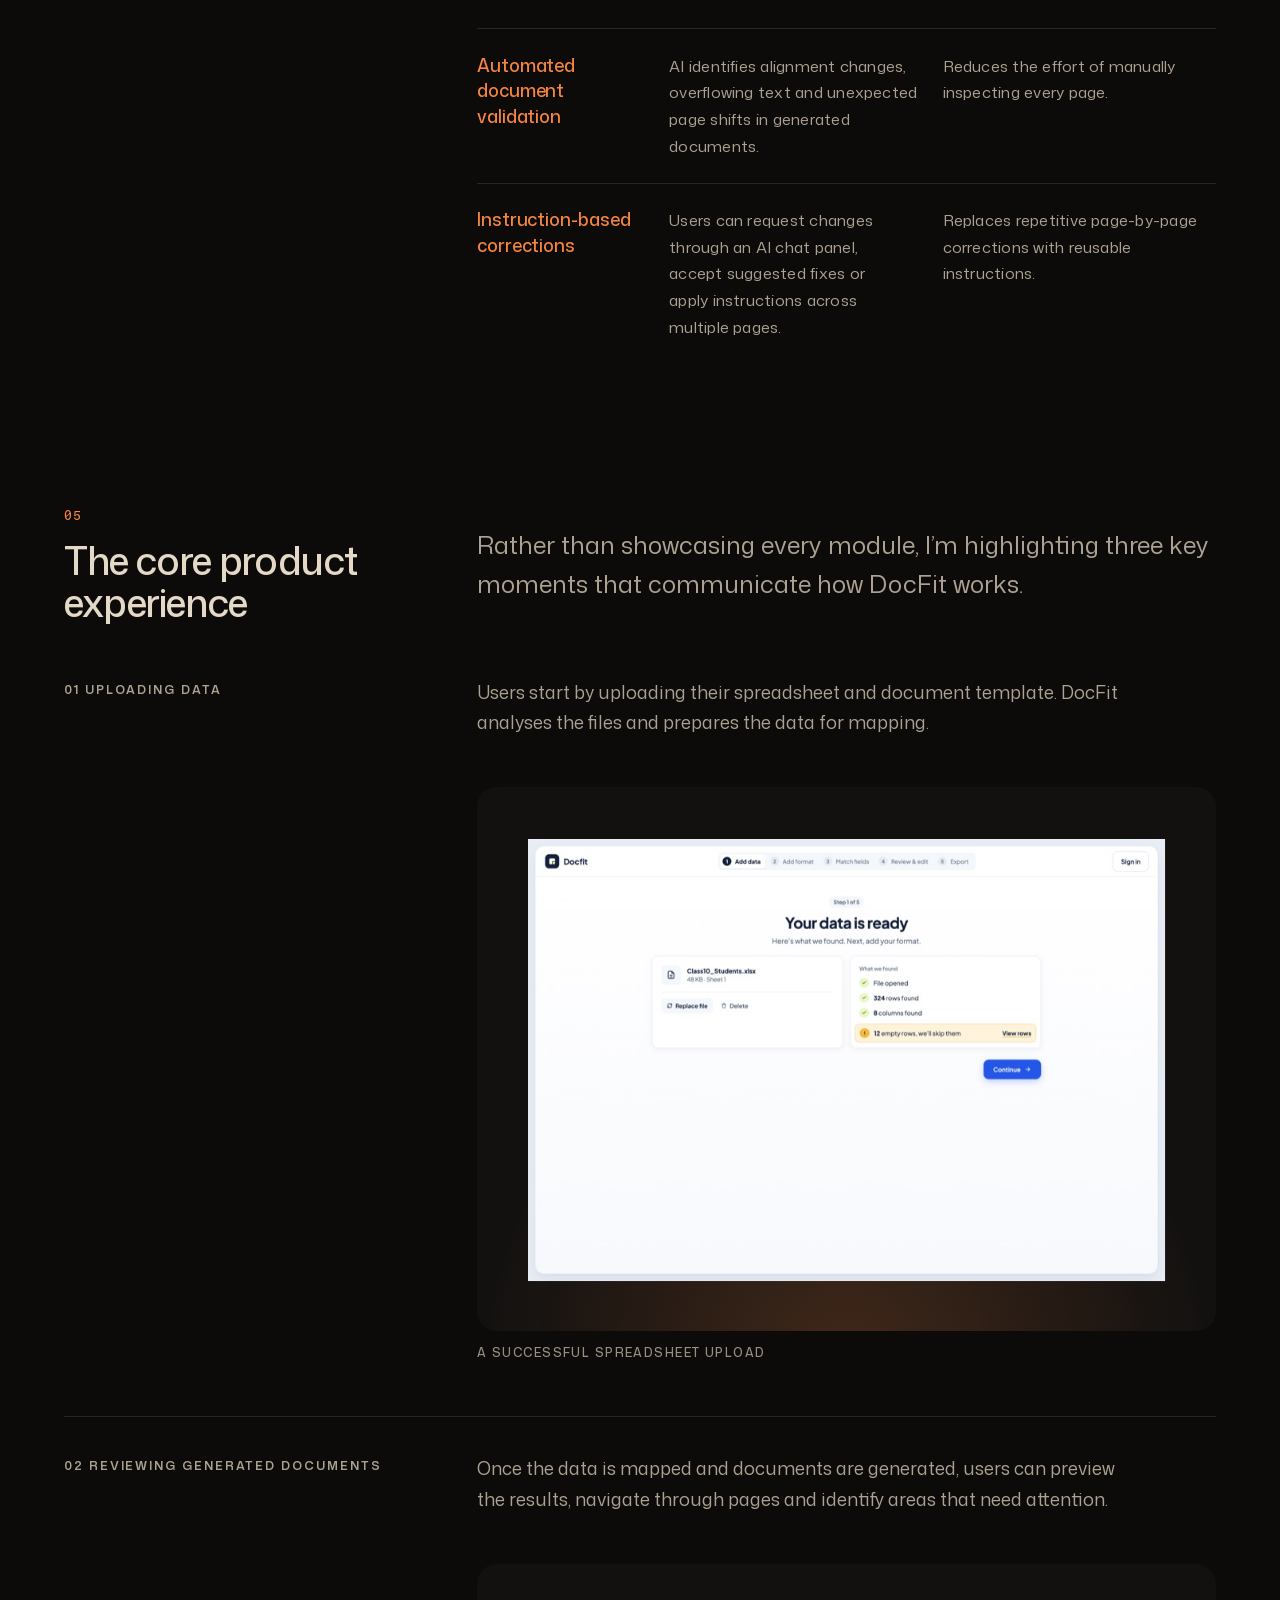
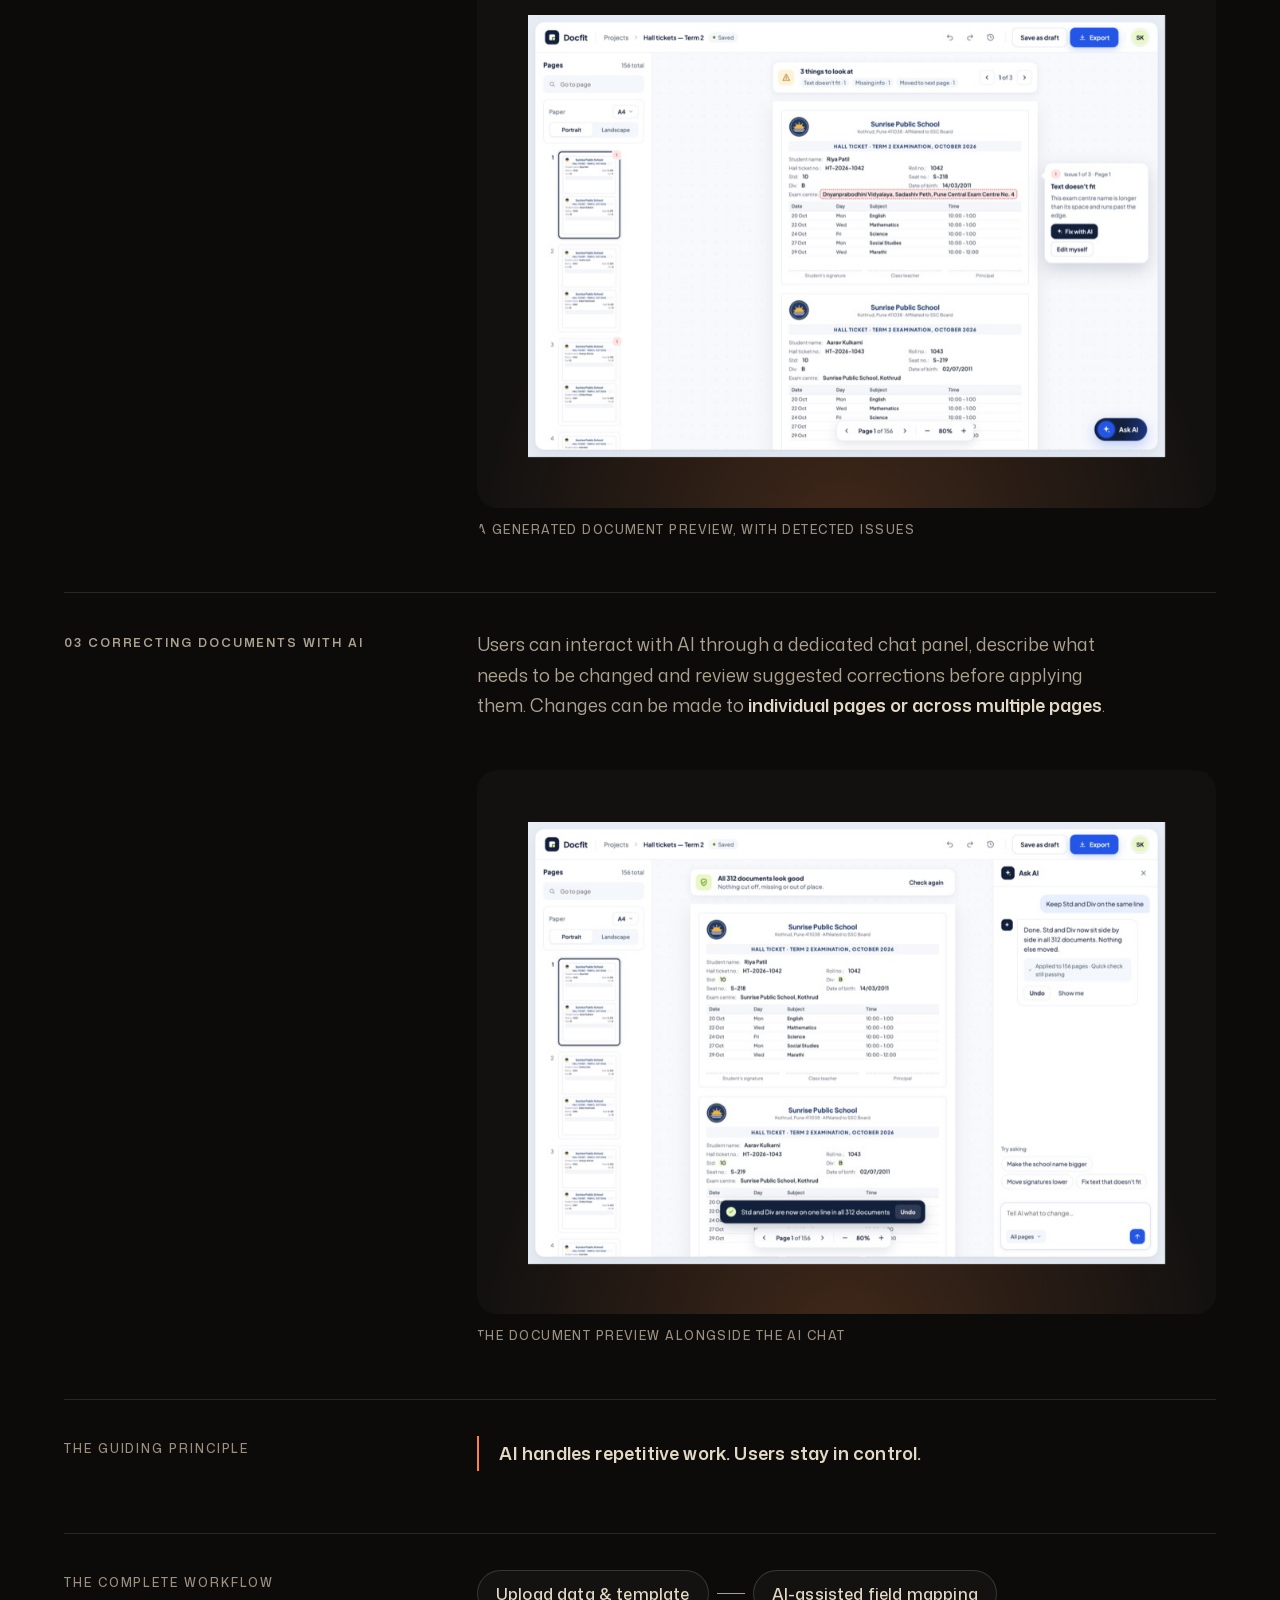
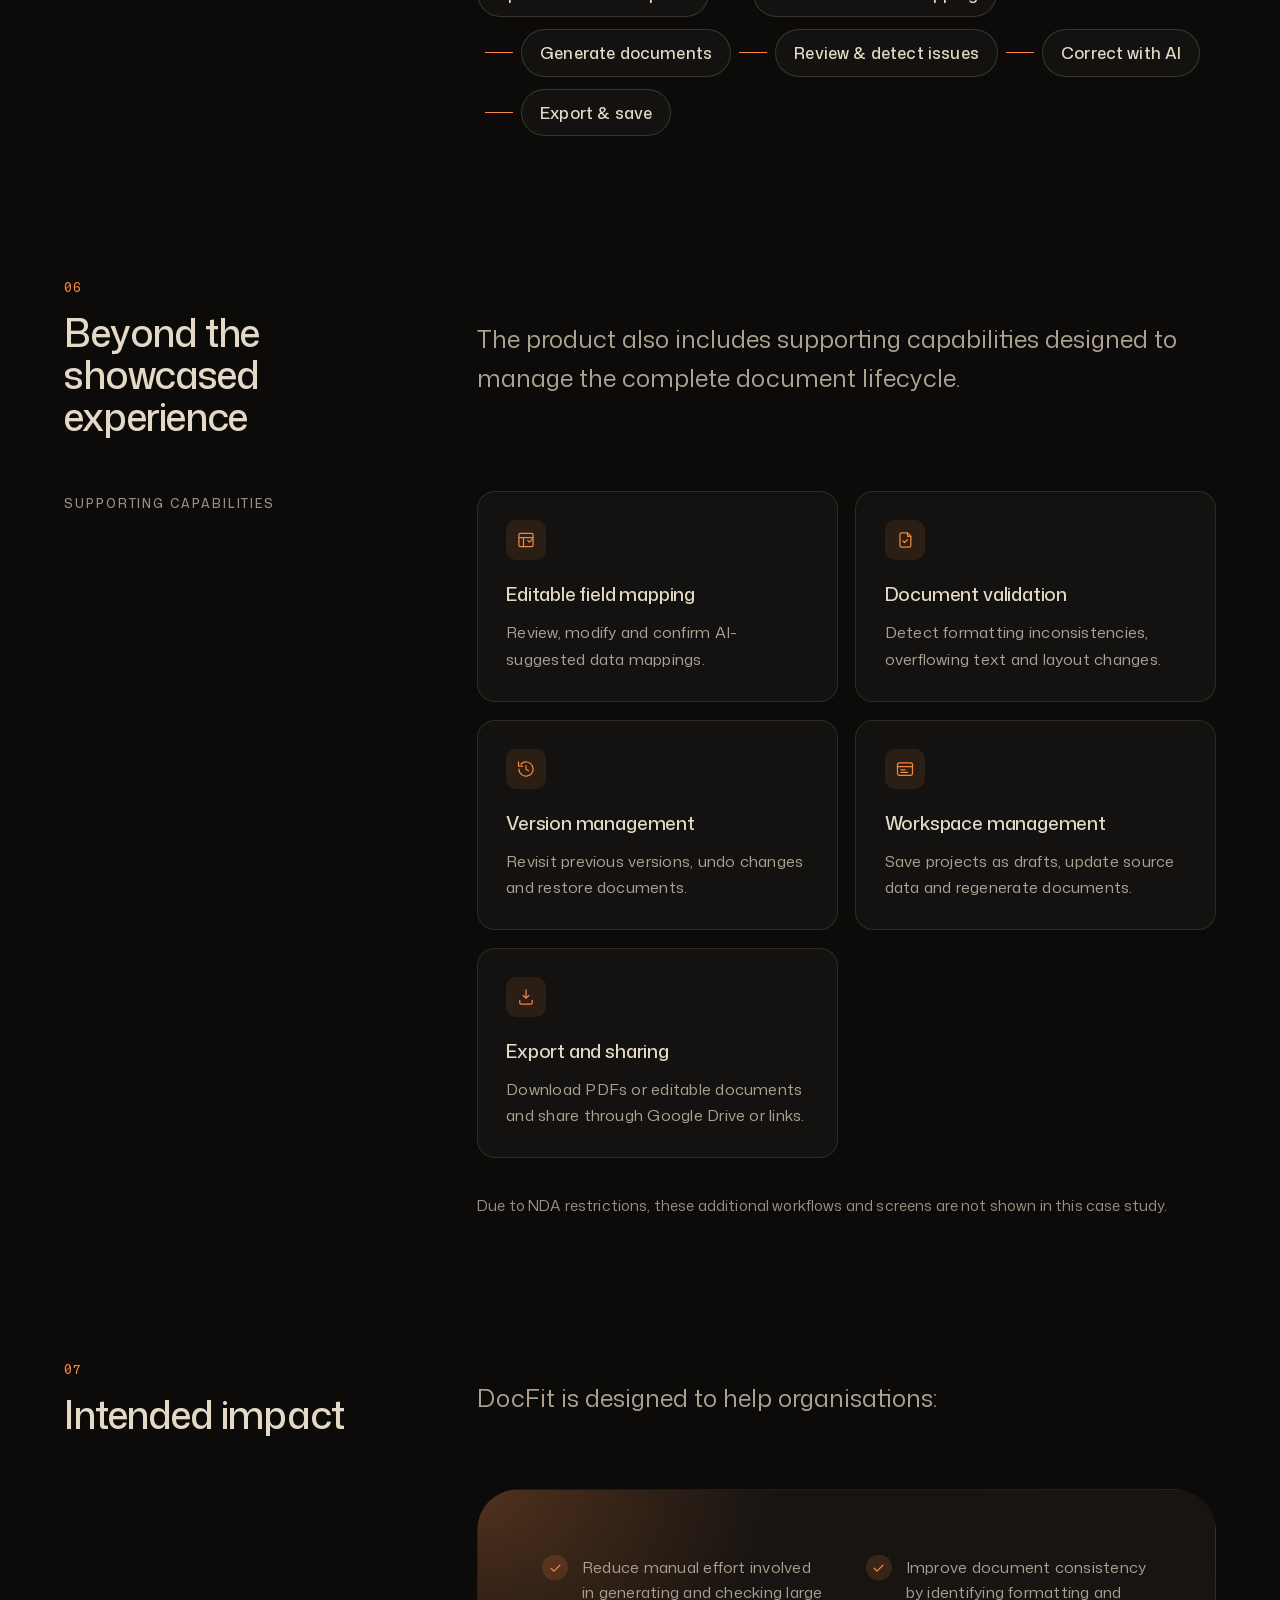
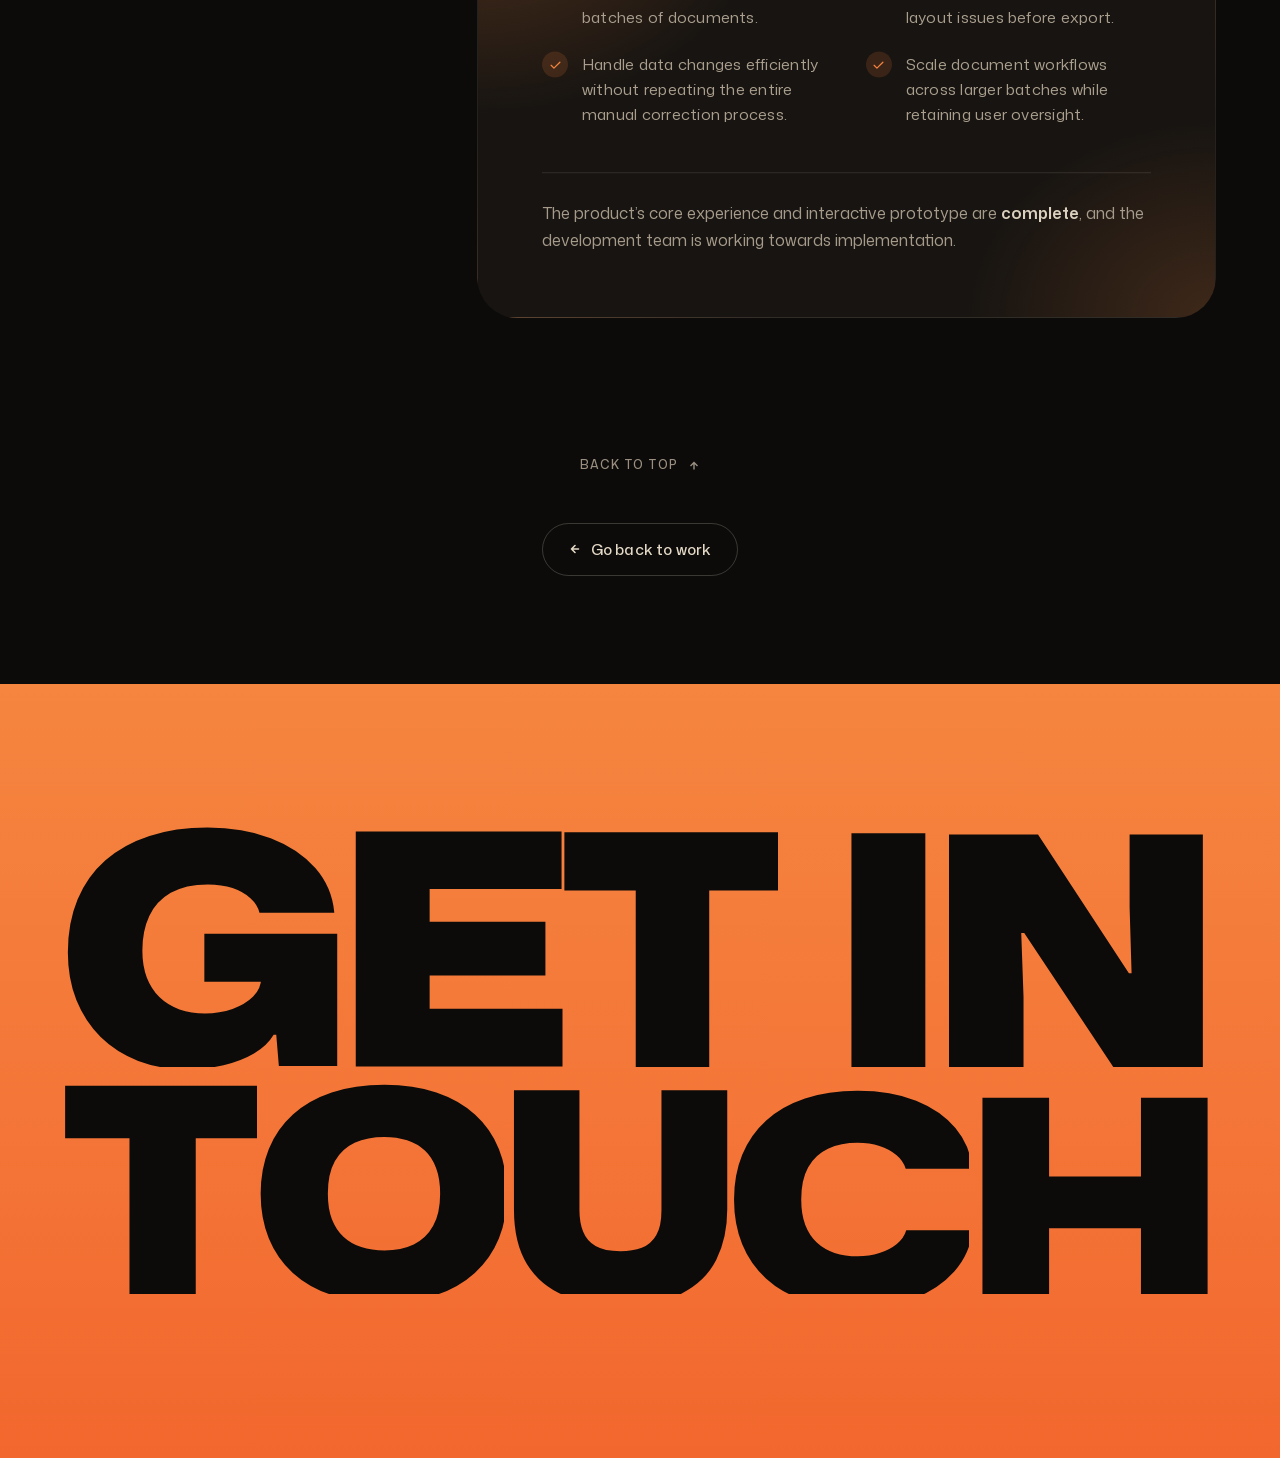
<file: work/docfit/index.html>
<!doctype html>
<html lang="en" class="no-js">
<head>
<meta charset="utf-8">
<meta name="viewport" content="width=device-width, initial-scale=1">
<title>DocFit case study – Shruti Kale</title>
<meta name="description" content="DocFit: rethinking document generation with AI. A case study by Shruti Kale, product designer.">
<meta name="theme-color" content="#0C0B0A">
<meta name="color-scheme" content="dark">
<link rel="preload" href="../../assets/fonts/Zodiak-Variable.woff2" as="font" type="font/woff2" crossorigin>
<link rel="preload" href="../../assets/fonts/MonaSans-Variable-latin.woff2" as="font" type="font/woff2" crossorigin>
<link rel="preload" href="../../assets/img/work/docfit-thumb-1536.jpg" as="image" imagesrcset="../../assets/img/work/docfit-thumb.jpg 900w, ../../assets/img/work/docfit-thumb-1536.jpg 1536w" imagesizes="(max-width: 767px) 92vw, 72vw" fetchpriority="high">
<link rel="stylesheet" href="../../css/main.css">
<link rel="stylesheet" href="../../css/case.css">
<script>
  // Runs before first paint: scripts on, reduced motion, and the veil when
  // arriving from another page of the site.
  (function () {
    var d = document.documentElement;
    d.classList.replace("no-js", "js");
    if (matchMedia("(prefers-reduced-motion: reduce)").matches || new URLSearchParams(location.search).has("still")) d.classList.add("rm");
    // The merge and the sheet settle in on arrival (lifted by case.js, or after 2.5s regardless).
    else { d.classList.add("case-enter"); setTimeout(function () { d.classList.remove("case-enter"); }, 2500); }
    try { if (sessionStorage.getItem("sk:veil") === "1") { d.classList.add("veil-in"); sessionStorage.removeItem("sk:veil"); setTimeout(function () { d.classList.remove("veil-in"); }, 1500); } } catch (e) {}
  })();
</script>
<script src="../../vendor/gsap.min.js" defer></script>
<script src="../../vendor/ScrollTrigger.min.js" defer></script>
<script src="../../vendor/SplitText.min.js" defer></script>
<script src="../../vendor/lenis.min.js" defer></script>
<script type="module" src="../../js/case.js"></script>
</head>
<body class="case-page case-page--bold case-page--docfit">
<a class="skip" href="#main">Skip to content</a>

<!-- The chapters, as a quiet index on the left: a short line for each, the
     current one long and orange, names on hover. Phones get a progress bar. -->
<nav class="case-index" aria-label="Chapters" data-case-index>
  <ol>
    <li><a href="#about-product" data-scroll-to><span class="case-index__line"></span><span class="case-index__name">About product</span></a></li>
    <li><a href="#ch-1" data-scroll-to><span class="case-index__line"></span><span class="case-index__name">01 The challenge</span></a></li>
    <li><a href="#ch-2" data-scroll-to><span class="case-index__line"></span><span class="case-index__name">02 What research showed</span></a></li>
    <li><a href="#ch-3" data-scroll-to><span class="case-index__line"></span><span class="case-index__name">03 Product strategy</span></a></li>
    <li><a href="#ch-4" data-scroll-to><span class="case-index__line"></span><span class="case-index__name">04 Key design decisions</span></a></li>
    <li><a href="#ch-5" data-scroll-to><span class="case-index__line"></span><span class="case-index__name">05 The core product experience</span></a></li>
    <li><a href="#ch-6" data-scroll-to><span class="case-index__line"></span><span class="case-index__name">06 Beyond the showcase</span></a></li>
    <li><a href="#ch-7" data-scroll-to><span class="case-index__line"></span><span class="case-index__name">07 Intended impact</span></a></li>
  </ol>
</nav>
<div class="case-progress" aria-hidden="true"><span data-case-progress></span></div>

<!-- The way back, as a bar that slides in when you scroll up. -->
<div class="case-bar" data-case-bar>
  <a class="case-back case-bar__back" href="../../#work-docfit"><svg viewBox="0 0 12 12" aria-hidden="true"><path d="M9.5 6h-7M6 2.5 2.5 6 6 9.5"/></svg>Back to work</a>
</div>

<main id="main">
  

  <!-- The case study itself, on a sheet that slides up over the hero. -->
  <article class="case-sheet case-sheet--top" id="top" aria-labelledby="case-title" data-case-sheet>
    <div class="case-top">
      <a class="case-back" href="../../#work-docfit"><svg viewBox="0 0 12 12" aria-hidden="true"><path d="M9.5 6h-7M6 2.5 2.5 6 6 9.5"/></svg>Back to work</a>
      <p class="case-time">About 4 min read</p>
    </div>

    <header class="case-head">
      <h1 class="case-name" id="case-title"><span class="case-name__fit" data-case-name>DocFit</span></h1>
      <p class="case-sub" data-reveal>Rethinking document generation with AI.</p>
      <p class="case-tags" data-reveal>AI Product · Document Automation · B2B SaaS</p>
      <dl class="case-facts case-facts--open" data-reveal>
        <div><dt>Role</dt><dd>Solo Product Designer</dd></div>
        <div><dt>Team</dt><dd>Product Designer + Development Team</dd></div>
      </dl>
    </header>

    <!-- The thumbnail, on a soft panel, in place of a product screen. -->
    <figure class="case-snap case-snap--art" data-reveal-panel>
      <img class="case-snap__img" src="../../assets/img/work/docfit-thumb-1536.jpg" srcset="../../assets/img/work/docfit-thumb.jpg 900w, ../../assets/img/work/docfit-thumb-1536.jpg 1536w" sizes="(max-width: 767px) 84vw, 860px" width="1536" height="1024" fetchpriority="high" alt="A spreadsheet of students and a school document template float above a sunlit desk, joined by glowing lines to an AI spark, which sends out a fanned stack of finished student documents with their photos.">
    </figure>

        <!-- The whole project in three short parts, for a quick read before the
         chapters. -->
    <section class="case-brief" aria-labelledby="brief-title" data-reveal>
      <h2 class="case-brief__head" id="brief-title"><span class="case-brief__num">00</span>The 30-second version</h2>
      <dl class="case-brief__grid case-brief__grid--3">
        <div><dt>Problem</dt><dd>Businesses often use <strong>mail merge</strong> to generate documents from spreadsheets and fixed templates. However, <strong>formatting issues, data changes and manual page-by-page checks</strong> make the process time-consuming and difficult to manage at scale.</dd></div>
        <div><dt>My role</dt><dd>As the solo Product Designer, I <strong>designed DocFit from scratch</strong>, owning <strong>product strategy, information architecture, user flows, UI and interactive prototyping</strong>.</dd></div>
        <div><dt>Key decisions</dt><dd>I designed <strong>AI-assisted field mapping with user confirmation</strong>, <strong>automated document validation</strong> to identify formatting issues, and a <strong>conversational AI correction experience</strong> that lets users fix individual or multiple pages while retaining control through suggestions, undo and version history.</dd></div>
      </dl>
    </section>

    <!-- The launch film, before the numbered chapters: the quickest way to see
         what DocFit is. Silent until asked, playing only while it's on screen. -->
    <section class="case-ch" id="about-product" aria-labelledby="about-product-title">
      <header class="case-ch__head">
        <h2 class="case-h2" id="about-product-title" data-split>About product</h2>
      </header>
      <figure class="case-film" data-reveal data-cursor-plain>
        <video data-film src="../../assets/video/docfit-film.mp4" poster="../../assets/img/work/docfit/film-poster.jpg" width="1920" height="1080" muted playsinline controls preload="metadata" aria-label="DocFit’s launch film: filling a hall-ticket template by hand, row after row, and checking hundreds of pages for spacing, alignment and formatting errors. Then DocFit: upload a spreadsheet and a template, it matches the fields, fixes what doesn’t fit and produces 312 finished documents. Your documents, done right."></video>
        <button class="case-film__sound" type="button" data-film-sound hidden>Turn sound on</button>
      </figure>
    </section>

    <section class="case-ch case-ch--split" id="ch-1" aria-labelledby="ch-1-title">
      <header class="case-ch__head">
        <p class="case-num" aria-hidden="true">01</p>
        <h2 class="case-h2" id="ch-1-title" data-split>The challenge</h2>
      </header>
      <p class="case-lead case-lead--intro" data-reveal>Many organisations rely on spreadsheets to maintain data and fixed templates to generate documents.</p>
      <div class="case-split" data-reveal>
        <h3 class="case-split__label">Context</h3>
        <div class="case-split__main">
          <p class="case-body">For example, schools use student spreadsheets and board-provided templates to create thousands of hall tickets. HR teams generate employee documents, while other industries produce standardised reports and records.</p>
          <p class="case-body">Traditional <strong>mail merge</strong> helps transfer data into templates, but <strong>struggles with real-world variations</strong>.</p>
        </div>
      </div>
      <div class="case-split" data-reveal>
        <h3 class="case-split__label">Key problems</h3>
        <div class="case-split__main">
          <ul class="case-ask">
            <li><span class="case-ask__icon" aria-hidden="true"><svg viewBox="0 0 24 24"><path d="M4 5.5h16M4 10h10M4 14.5h16M4 19h7"/><path d="M17.5 12.5 21 16l-3.5 3.5"/></svg></span><h4>Layout inconsistencies</h4><p>Long names and varying data lengths can disrupt alignment and page layouts.</p></li>
            <li><span class="case-ask__icon" aria-hidden="true"><svg viewBox="0 0 24 24"><circle cx="11" cy="11" r="6.5"/><path d="m16 16 4.5 4.5M9 11h4M11 9v4"/></svg></span><h4>Manual verification</h4><p>Administrators have to inspect individual pages to find formatting issues.</p></li>
            <li><span class="case-ask__icon" aria-hidden="true"><svg viewBox="0 0 24 24"><path d="M20.5 12a8.5 8.5 0 1 1-2.5-6"/><path d="M19 3.5v5h-5"/><path d="M12 8v4.3l2.8 1.7"/></svg></span><h4>Time-consuming corrections</h4><p>Changes to source data often require repeating the merge process and checking the generated documents again.</p></li>
            <li><span class="case-ask__icon" aria-hidden="true"><svg viewBox="0 0 24 24"><rect x="3" y="7" width="12" height="14" rx="1.6"/><path d="M6.5 3.5h11a1.6 1.6 0 0 1 1.6 1.6v11"/><path d="M6.5 12h5M6.5 16h5"/></svg></span><h4>Poor scalability</h4><p>Managing thousands of documents makes manual corrections increasingly difficult.</p></li>
          </ul>
          <p class="case-body">In one school scenario, seven classes with approximately 300 students each could mean generating and checking <strong>around 2,100 hall tickets</strong>.</p>
        </div>
      </div>
      <div class="case-split" data-reveal>
        <h3 class="case-split__label">The opportunity</h3>
        <div class="case-split__main">
          <p class="case-insight">Use AI to automate not just <strong>data merging</strong>, but also <strong>document validation and repetitive corrections</strong>.</p>
        </div>
      </div>
    </section>

    <section class="case-ch case-ch--split" id="ch-2" aria-labelledby="ch-2-title">
      <header class="case-ch__head">
        <p class="case-num" aria-hidden="true">02</p>
        <h2 class="case-h2" id="ch-2-title" data-split>What research showed</h2>
      </header>
      <p class="case-lead case-lead--intro" data-reveal>I spoke to school heads and to HR people at a few companies, and I had seen the same thing at places I’d worked myself.</p>
      <!-- In DocFit's cobalt: how wide the problem is, and where it really hurts. -->
      <div class="case-night case-night--cobalt" data-reveal-block>
        <p class="case-statement"><span class="case-statement__soft">It wasn’t only schools.</span> <span class="case-statement__keep">I found the same pattern in HR, finance, healthcare and education: people fitting spreadsheet data into a set document by hand.</span></p>
        <p class="case-intro">The trouble starts after the data goes in:</p>
        <ol class="case-cols case-cols--3 case-cols--icons">
          <li>
            <div class="case-mark"><svg class="case-icon" viewBox="0 0 32 32" aria-hidden="true"><path d="M5 8h22M5 14h16a4 4 0 0 1 0 8h-4"/><path d="M19.5 19l-3 3 3 3"/><path d="M5 22h7"/></svg><span class="case-num" aria-hidden="true">01</span></div>
            <h3 class="case-h3 case-pain"><strong>Text wraps</strong> onto a new line</h3>
          </li>
          <li>
            <div class="case-mark"><svg class="case-icon" viewBox="0 0 32 32" aria-hidden="true"><rect x="4" y="5" width="18" height="22" rx="2"/><path d="M8 11h10M8 15.5h10M8 20h6"/><path d="M18 20h10M25 17l3 3-3 3"/></svg><span class="case-num" aria-hidden="true">02</span></div>
            <h3 class="case-h3 case-pain"><strong>A table shifts,</strong> a page breaks in the wrong place</h3>
          </li>
          <li>
            <div class="case-mark"><svg class="case-icon" viewBox="0 0 32 32" aria-hidden="true"><path d="M10 8V5.5A1.5 1.5 0 0 1 11.5 4h13A1.5 1.5 0 0 1 26 5.5v17"/><rect x="5" y="8" width="16" height="20" rx="1.5"/><circle cx="13" cy="17" r="4.5"/><path d="M16.3 20.3 19 23"/></svg><span class="case-num" aria-hidden="true">03</span></div>
            <h3 class="case-h3 case-pain">In a batch of hundreds, fixing one page means <strong>checking whether the same thing happened on all the others</strong></h3>
          </li>
        </ol>
      </div>

      <p class="case-lead case-lead--after" data-reveal>The tools people already use, from mail merge to general AI assistants, each solve part of this. <strong>None of them keeps a layout reliable across a big batch.</strong></p>
    </section>

        <section class="case-ch case-ch--split" id="ch-3" aria-labelledby="ch-3-title">
      <header class="case-ch__head">
        <p class="case-num" aria-hidden="true">03</p>
        <h2 class="case-h2" id="ch-3-title" data-split>Product strategy</h2>
      </header>
      <p class="case-lead case-lead--intro" data-reveal>I defined the information architecture, navigation and end-to-end user journey around one central goal:</p>
      <div class="case-split" data-reveal>
        <h3 class="case-split__label">The goal</h3>
        <div class="case-split__main">
          <p class="case-insight">Make document generation, review and correction <strong>faster</strong> without <strong>taking control away from the user</strong>.</p>
        </div>
      </div>
      <div class="case-split" data-reveal>
        <h3 class="case-split__label">What I left out</h3>
        <div class="case-split__main">
          <p class="case-body">I deliberately kept <strong>template creation and editing</strong>, along with <strong>team collaboration</strong>, outside the initial scope. This allowed the product to focus on doing one thing well: merging existing data into existing templates and handling the problems that arise.</p>
        </div>
      </div>
    </section>

    <section class="case-ch case-ch--split" id="ch-4" aria-labelledby="ch-4-title">
      <header class="case-ch__head">
        <p class="case-num" aria-hidden="true">04</p>
        <h2 class="case-h2" id="ch-4-title" data-split>Key design decisions</h2>
      </header>
      <div class="case-split" data-reveal>
        <h3 class="case-split__label">Design decisions</h3>
        <div class="case-split__main">
          <table class="case-table">
            <thead>
              <tr><th scope="col">Design focus</th><th scope="col">What I designed</th><th scope="col">Why it mattered</th></tr>
            </thead>
            <tbody>
              <tr>
                <th scope="row">AI-assisted field mapping</th>
                <td data-label="What I designed">AI matches spreadsheet columns with template fields. Users can review, edit, add or remove mappings, with uncertain matches highlighted for confirmation.</td>
                <td data-label="Why it mattered">Reduces manual mapping while keeping users in control of data accuracy.</td>
              </tr>
              <tr>
                <th scope="row">Automated document validation</th>
                <td data-label="What I designed">AI identifies alignment changes, overflowing text and unexpected page shifts in generated documents.</td>
                <td data-label="Why it mattered">Reduces the effort of manually inspecting every page.</td>
              </tr>
              <tr>
                <th scope="row">Instruction-based corrections</th>
                <td data-label="What I designed">Users can request changes through an AI chat panel, accept suggested fixes or apply instructions across multiple pages.</td>
                <td data-label="Why it mattered">Replaces repetitive page-by-page corrections with reusable instructions.</td>
              </tr>
            </tbody>
          </table>
        </div>
      </div>
    </section>

    <section class="case-ch case-ch--split" id="ch-5" aria-labelledby="ch-5-title">
      <header class="case-ch__head">
        <p class="case-num" aria-hidden="true">05</p>
        <h2 class="case-h2" id="ch-5-title" data-split>The core product experience</h2>
      </header>
      <p class="case-lead case-lead--intro" data-reveal>Rather than showcasing every module, I’m highlighting three key moments that communicate how DocFit works.</p>
      <div class="case-split" data-reveal>
        <h3 class="case-split__label case-split__label--step">01 Uploading data</h3>
        <div class="case-split__main">
          <p class="case-body">Users start by uploading their spreadsheet and document template. DocFit analyses the files and prepares the data for mapping.</p>
          <figure class="case-shot" data-reveal-media>
            <div class="case-panel">
              <img src="../../assets/img/work/docfit/data-ready.jpg" srcset="../../assets/img/work/docfit/data-ready-800.jpg 800w, ../../assets/img/work/docfit/data-ready.jpg 1600w" sizes="(max-width: 767px) 84vw, 760px" width="1600" height="1111" loading="lazy" decoding="async" alt="The upload step with the spreadsheet in place: the file’s columns and a preview of the student rows, ready for mapping.">
            </div>
            <figcaption class="case-caption">A successful spreadsheet upload</figcaption>
          </figure>
        </div>
      </div>
      <div class="case-split" data-reveal>
        <h3 class="case-split__label case-split__label--step">02 Reviewing generated documents</h3>
        <div class="case-split__main">
          <p class="case-body">Once the data is mapped and documents are generated, users can preview the results, navigate through pages and identify areas that need attention.</p>
          <figure class="case-shot" data-reveal-media>
            <div class="case-panel">
              <img src="../../assets/img/work/docfit/issues.jpg" srcset="../../assets/img/work/docfit/issues-800.jpg 800w, ../../assets/img/work/docfit/issues.jpg 1600w" sizes="(max-width: 767px) 84vw, 760px" width="1600" height="1111" loading="lazy" decoding="async" alt="The generated hall tickets with three things to look at, and a panel flagging an exam centre name that runs past its space, offering Fix with AI or Edit myself.">
            </div>
            <figcaption class="case-caption">A generated document preview, with detected issues</figcaption>
          </figure>
        </div>
      </div>
      <div class="case-split" data-reveal>
        <h3 class="case-split__label case-split__label--step">03 Correcting documents with AI</h3>
        <div class="case-split__main">
          <p class="case-body">Users can interact with AI through a dedicated chat panel, describe what needs to be changed and review suggested corrections before applying them. Changes can be made to <strong>individual pages or across multiple pages</strong>.</p>
          <figure class="case-shot" data-reveal-media>
            <div class="case-panel">
              <img src="../../assets/img/work/docfit/ask-ai.jpg" srcset="../../assets/img/work/docfit/ask-ai-800.jpg 800w, ../../assets/img/work/docfit/ask-ai.jpg 1600w" sizes="(max-width: 767px) 84vw, 760px" width="1600" height="1111" loading="lazy" decoding="async" alt="The document preview beside the AI chat panel, where a change is described in plain words and the suggested correction can be reviewed before it is applied.">
            </div>
            <figcaption class="case-caption">The document preview alongside the AI chat</figcaption>
          </figure>
        </div>
      </div>
      <div class="case-split" data-reveal>
        <h3 class="case-split__label">The guiding principle</h3>
        <div class="case-split__main">
          <p class="case-insight"><strong>AI handles repetitive work. Users stay in control.</strong></p>
        </div>
      </div>
      <div class="case-split" data-reveal>
        <h3 class="case-split__label">The complete workflow</h3>
        <div class="case-split__main">
          <ol class="case-tree case-tree--flow" aria-label="The complete workflow">
            <li><span>Upload data &amp; template</span></li>
            <li><span>AI-assisted field mapping</span></li>
            <li><span>Generate documents</span></li>
            <li><span>Review &amp; detect issues</span></li>
            <li><span>Correct with AI</span></li>
            <li><span>Export &amp; save</span></li>
          </ol>
        </div>
      </div>
    </section>

    <section class="case-ch case-ch--split" id="ch-6" aria-labelledby="ch-6-title">
      <header class="case-ch__head">
        <p class="case-num" aria-hidden="true">06</p>
        <h2 class="case-h2" id="ch-6-title" data-split>Beyond the showcased experience</h2>
      </header>
      <p class="case-lead case-lead--intro" data-reveal>The product also includes supporting capabilities designed to manage the complete document lifecycle.</p>
      <div class="case-split" data-reveal>
        <h3 class="case-split__label">Supporting capabilities</h3>
        <div class="case-split__main">
          <ul class="case-ask">
            <li><span class="case-ask__icon" aria-hidden="true"><svg viewBox="0 0 24 24"><rect x="3.5" y="4" width="17" height="16" rx="2"/><path d="M3.5 9h17M9 9v11M14 12.5l2 2 3.5-3.5"/></svg></span><h4>Editable field mapping</h4><p>Review, modify and confirm AI-suggested data mappings.</p></li>
            <li><span class="case-ask__icon" aria-hidden="true"><svg viewBox="0 0 24 24"><path d="M8 3.5h7l4 4v11a2 2 0 0 1-2 2H8a2 2 0 0 1-2-2v-13a2 2 0 0 1 2-2Z"/><path d="M15 3.5v4h4M9.5 13l2 2 3.5-3.5"/></svg></span><h4>Document validation</h4><p>Detect formatting inconsistencies, overflowing text and layout changes.</p></li>
            <li><span class="case-ask__icon" aria-hidden="true"><svg viewBox="0 0 24 24"><path d="M3.5 12a8.5 8.5 0 1 0 2.5-6"/><path d="M3 3.5v5h5"/><path d="M12 8v4.3l3 1.8"/></svg></span><h4>Version management</h4><p>Revisit previous versions, undo changes and restore documents.</p></li>
            <li><span class="case-ask__icon" aria-hidden="true"><svg viewBox="0 0 24 24"><rect x="3" y="4.5" width="18" height="15" rx="2"/><path d="M3 9h18M7 13h5M7 16h8"/></svg></span><h4>Workspace management</h4><p>Save projects as drafts, update source data and regenerate documents.</p></li>
            <li><span class="case-ask__icon" aria-hidden="true"><svg viewBox="0 0 24 24"><path d="M12 3.5v10M8.5 10 12 13.5 15.5 10"/><path d="M4.5 16v2.5a2 2 0 0 0 2 2h11a2 2 0 0 0 2-2V16"/></svg></span><h4>Export and sharing</h4><p>Download PDFs or editable documents and share through Google Drive or links.</p></li>
          </ul>
          <p class="case-note">Due to NDA restrictions, these additional workflows and screens are not shown in this case study.</p>
        </div>
      </div>
    </section>


    <!-- What it is meant to do, in its own block of colour. -->
    <section class="case-ch case-ch--split" id="ch-7" aria-labelledby="ch-7-title">
      <header class="case-ch__head">
        <p class="case-num" aria-hidden="true">07</p>
        <h2 class="case-h2" id="ch-7-title" data-split>Intended impact</h2>
      </header>
      <p class="case-lead case-lead--intro" data-reveal>DocFit is designed to help organisations:</p>
      <div class="case-impact case-impact--wins" data-cursor-tone="orange" data-reveal-block>
        <ul class="case-gains case-gains--top">
          <li><span class="case-gain__tick" aria-hidden="true"><svg viewBox="0 0 24 24"><path d="m5 12.5 4.5 4.5L19 7.5"/></svg></span><p>Reduce manual effort involved in generating and checking large batches of documents.</p></li>
          <li><span class="case-gain__tick" aria-hidden="true"><svg viewBox="0 0 24 24"><path d="m5 12.5 4.5 4.5L19 7.5"/></svg></span><p>Improve document consistency by identifying formatting and layout issues before export.</p></li>
          <li><span class="case-gain__tick" aria-hidden="true"><svg viewBox="0 0 24 24"><path d="m5 12.5 4.5 4.5L19 7.5"/></svg></span><p>Handle data changes efficiently without repeating the entire manual correction process.</p></li>
          <li><span class="case-gain__tick" aria-hidden="true"><svg viewBox="0 0 24 24"><path d="m5 12.5 4.5 4.5L19 7.5"/></svg></span><p>Scale document workflows across larger batches while retaining user oversight.</p></li>
        </ul>
        <p class="case-impact__foot">The product’s core experience and interactive prototype are <strong>complete</strong>, and the development team is working towards implementation.</p>
      </div>
    </section>

    <p class="case-up"><a href="#top" data-scroll-to>Back to top<svg viewBox="0 0 12 12" aria-hidden="true"><path d="M6 9.5v-7M2.5 6 6 2.5 9.5 6"/></svg></a></p>
    <p class="case-end"><a class="case-end__btn" href="../../#work-docfit"><svg viewBox="0 0 12 12" aria-hidden="true"><path d="M9.5 6h-7M6 2.5 2.5 6 6 9.5"/></svg>Go back to work</a></p>
  </article>

</main>

<!-- The end, and the page's one burst of colour. The same footer as the home
     page: why to write, the address and LinkedIn, and "Get in touch". -->
<footer class="contact" id="contact" aria-labelledby="contact-title" data-contact data-cursor-tone="orange">
  <div class="contact__inner" data-contact-inner>
    <div class="contact__row">
      <p class="contact__intro">For enquiries, collaboration requests or job opportunities, don’t hesitate to reach&nbsp;out.</p>
      <div class="contact__links">
        <a class="contact__link contact__link--mail" href="mailto:shrutikale2996@gmail.com">shrutikale2996@gmail.com<svg class="contact__arrow" viewBox="0 0 12 12" aria-hidden="true"><path d="M3 9 9 3M4 3h5v5"/></svg></a>
        <a class="contact__link contact__link--in" href="https://www.linkedin.com/in/shruti48011/" target="_blank" rel="noopener"><svg class="contact__logo" viewBox="0 0 24 24" aria-hidden="true"><path d="M20.447 20.452h-3.554v-5.569c0-1.328-.027-3.037-1.852-3.037-1.853 0-2.136 1.445-2.136 2.939v5.667H9.351V9h3.414v1.561h.046c.477-.9 1.637-1.85 3.37-1.85 3.601 0 4.267 2.37 4.267 5.455v6.286zM5.337 7.433c-1.144 0-2.063-.926-2.063-2.065 0-1.138.92-2.063 2.063-2.063 1.14 0 2.064.925 2.064 2.063 0 1.139-.925 2.065-2.064 2.065zm1.782 13.019H3.555V9h3.564v11.452zM22.225 0H1.771C.792 0 0 .774 0 1.729v20.542C0 23.227.792 24 1.771 24h20.451C23.2 24 24 23.227 24 22.271V1.729C24 .774 23.2 0 22.222 0h.003z"/></svg>LinkedIn<svg class="contact__arrow" viewBox="0 0 12 12" aria-hidden="true"><path d="M3 9 9 3M4 3h5v5"/></svg><span class="sr-only"> (opens in a new tab)</span></a>
        <a class="contact__link contact__link--cv" href="https://drive.google.com/file/d/1TlH67RspdcD6grU6v7CUHheN0Rj49Lgq/view?usp=sharing" target="_blank" rel="noopener">Resume<svg class="contact__arrow" viewBox="0 0 12 12" aria-hidden="true"><path d="M3 9 9 3M4 3h5v5"/></svg><span class="sr-only"> (opens in a new tab)</span></a>
      </div>
      <p class="contact__legal">© 2026 Shruti Kale</p>
    </div>
    <h2 class="contact__title" id="contact-title"><a class="contact__cta" href="mailto:shrutikale2996@gmail.com" data-contact-cta><span class="contact__line">Get in</span> <span class="contact__line">touch</span></a></h2>
  </div>
</footer>

<div class="cursor" aria-hidden="true"><span class="cursor__dot"></span><span class="cursor__ring"></span><span class="cursor__label">why?</span><span class="cursor__cta"></span></div>
</body>
</html>
</file>
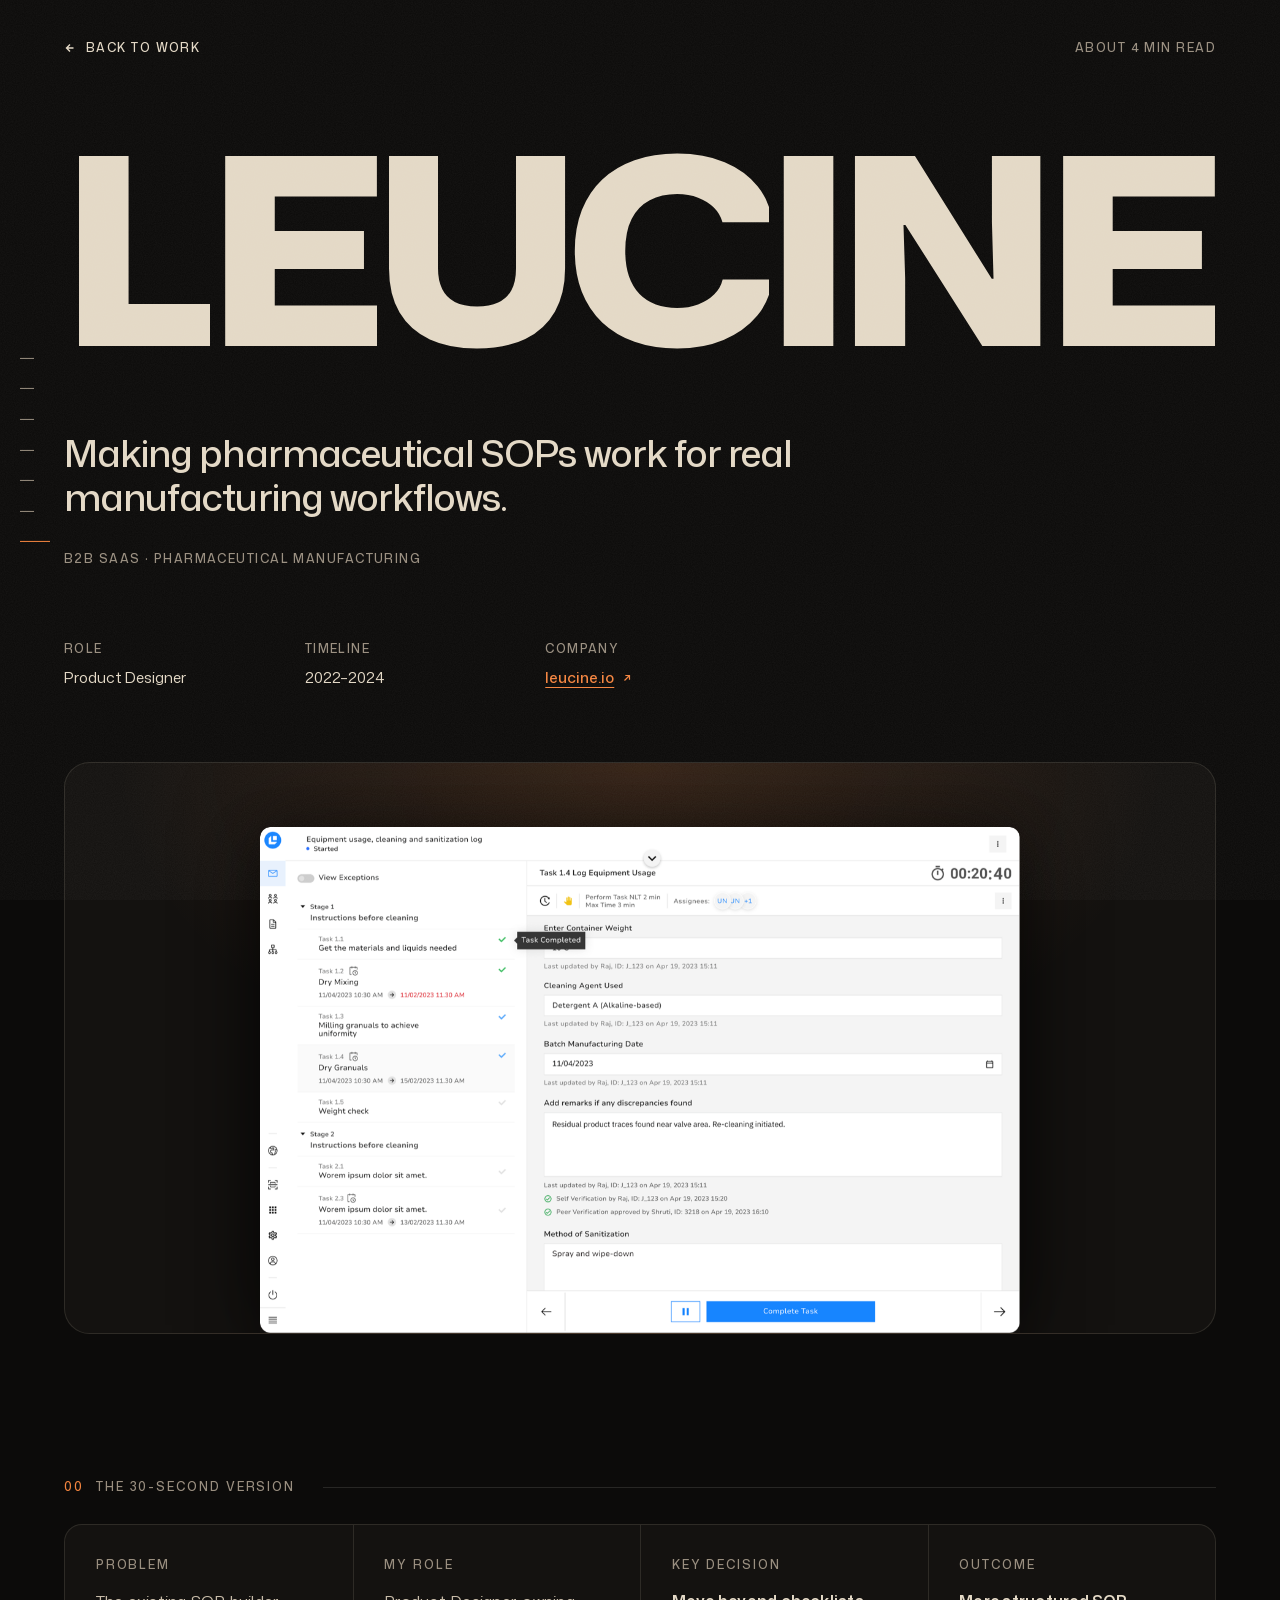
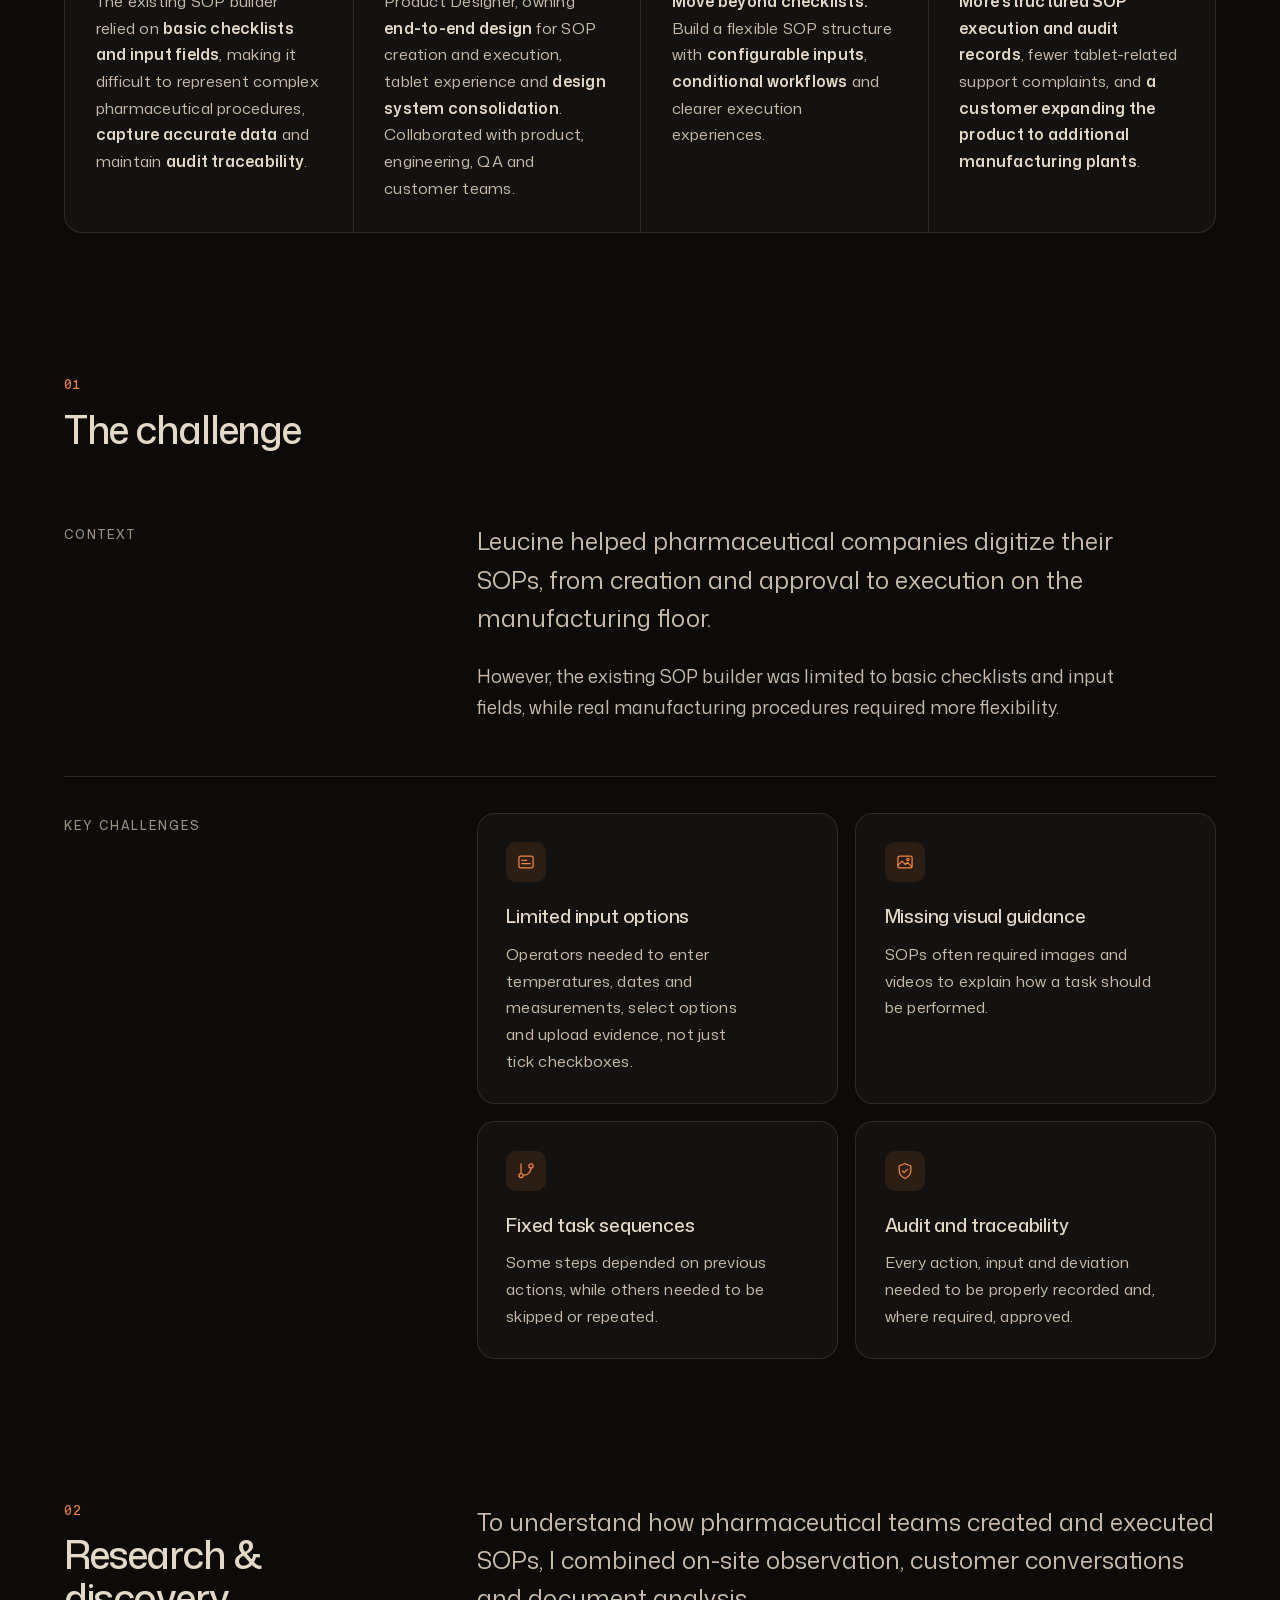
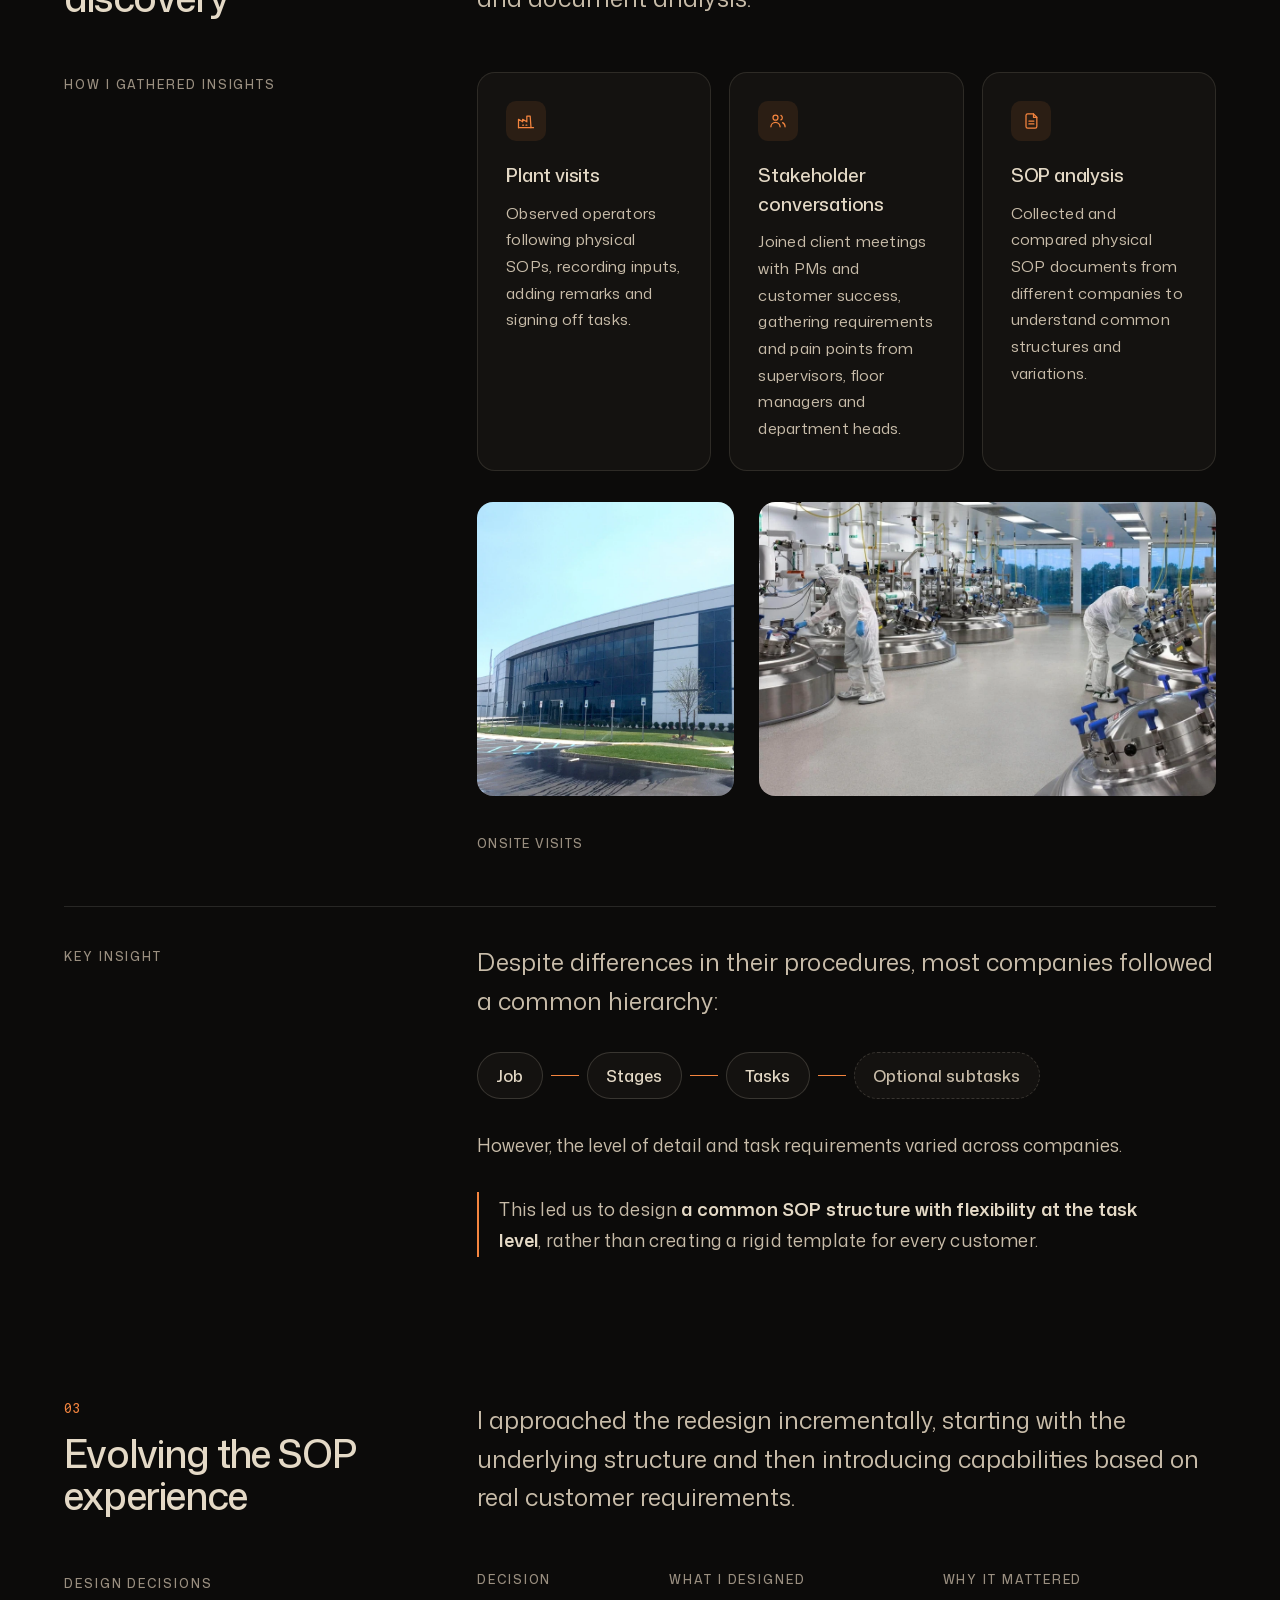
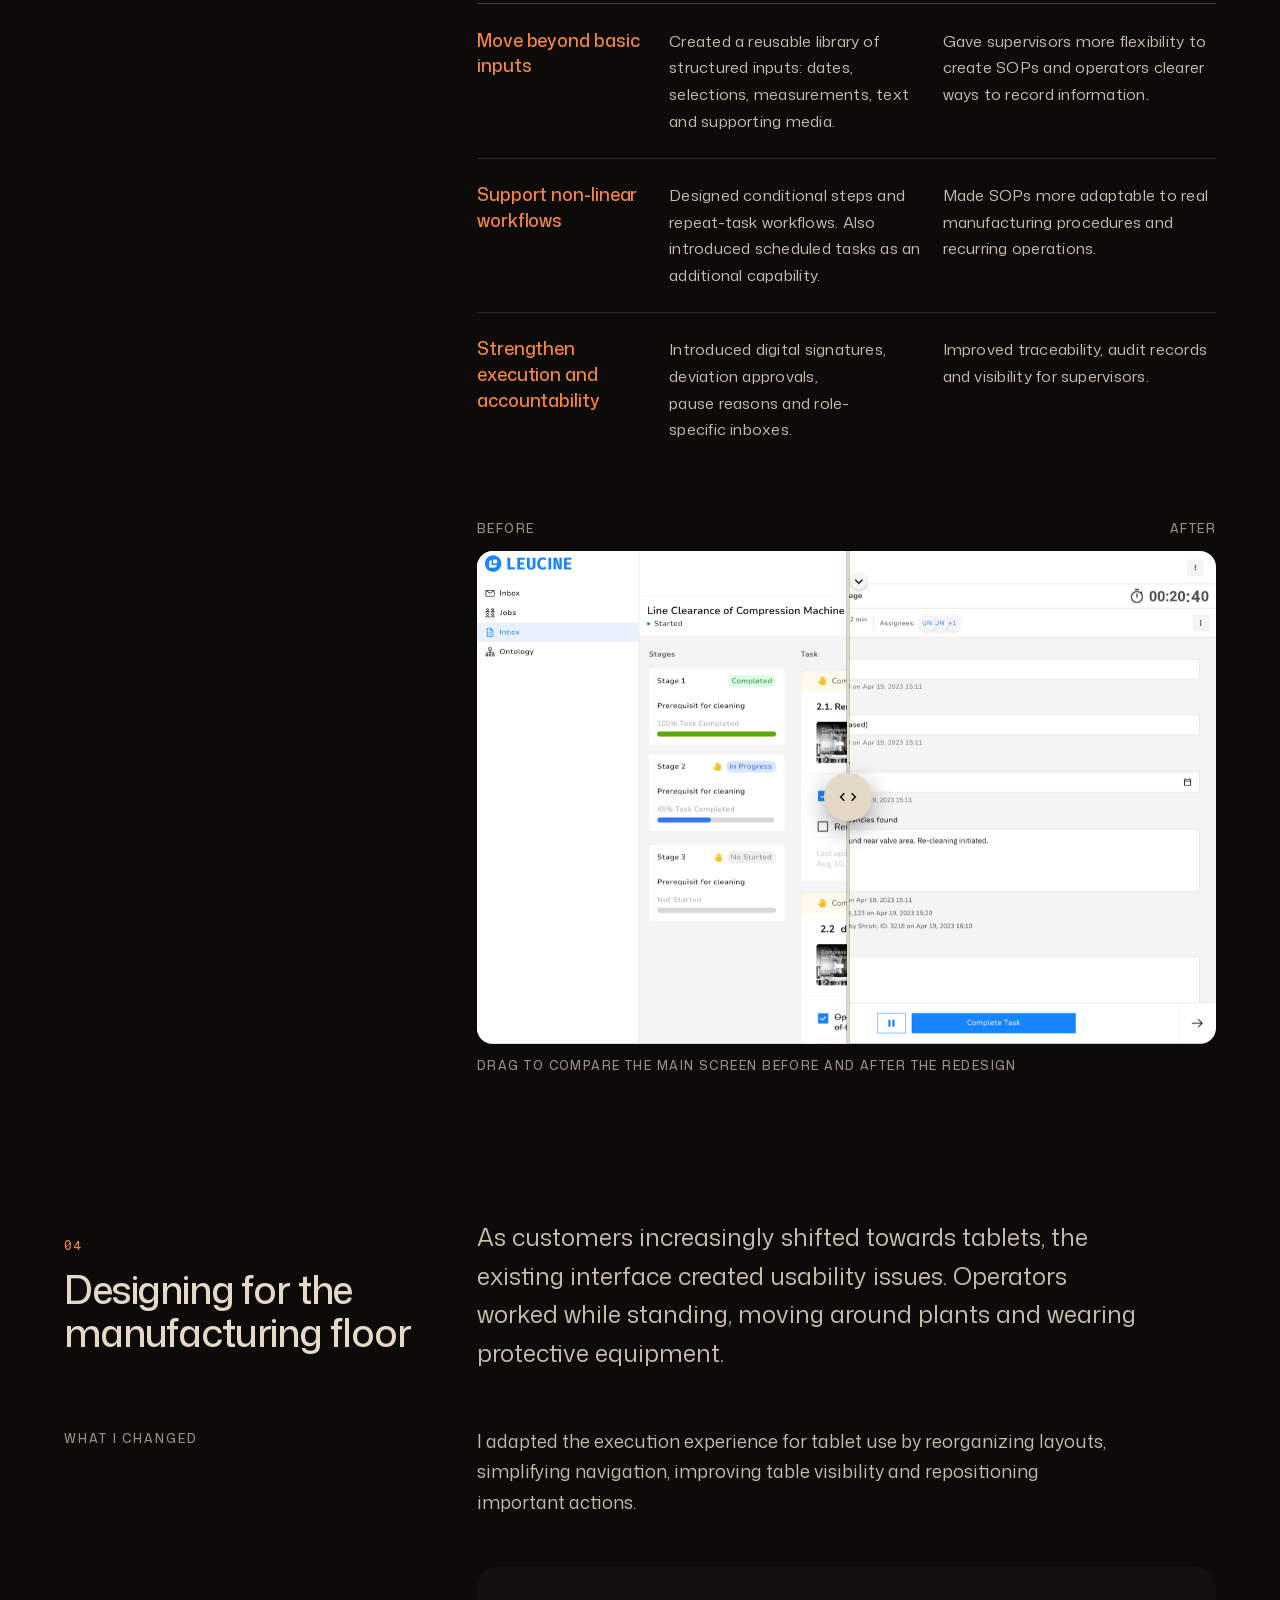
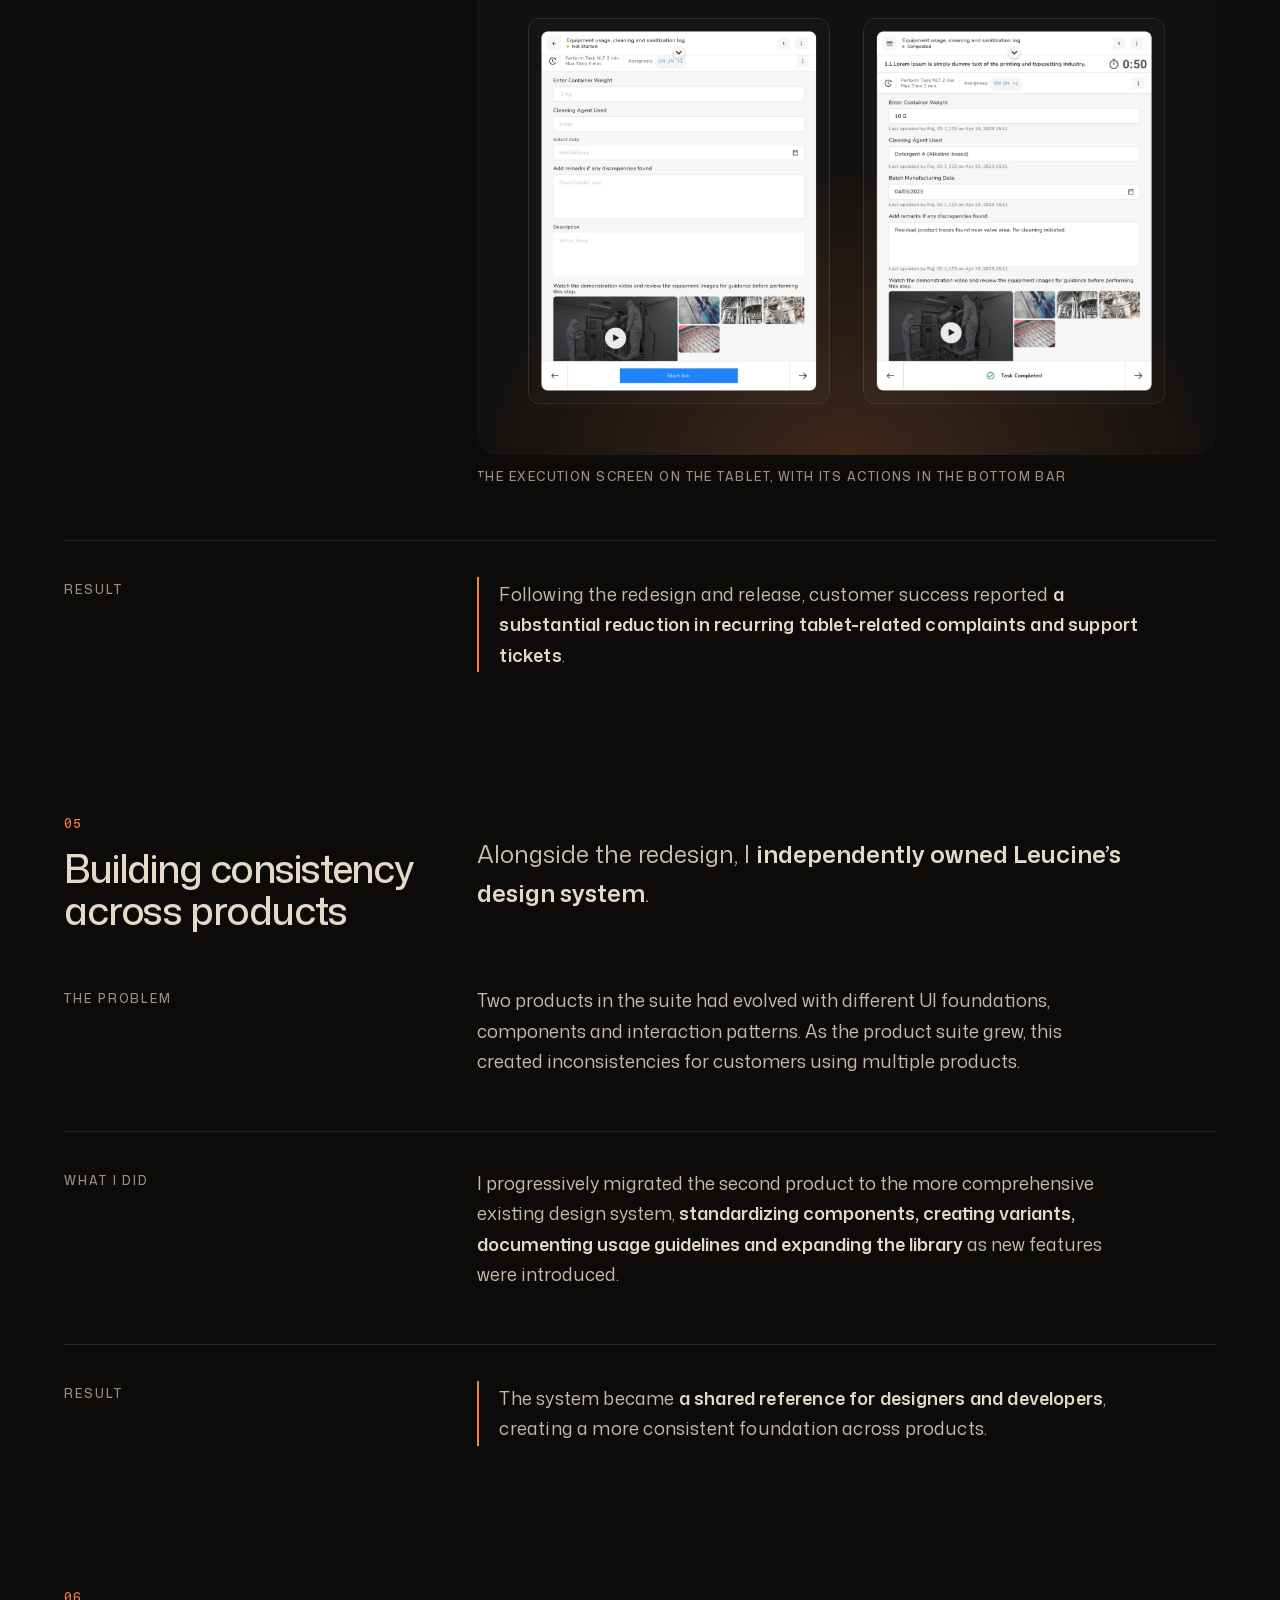
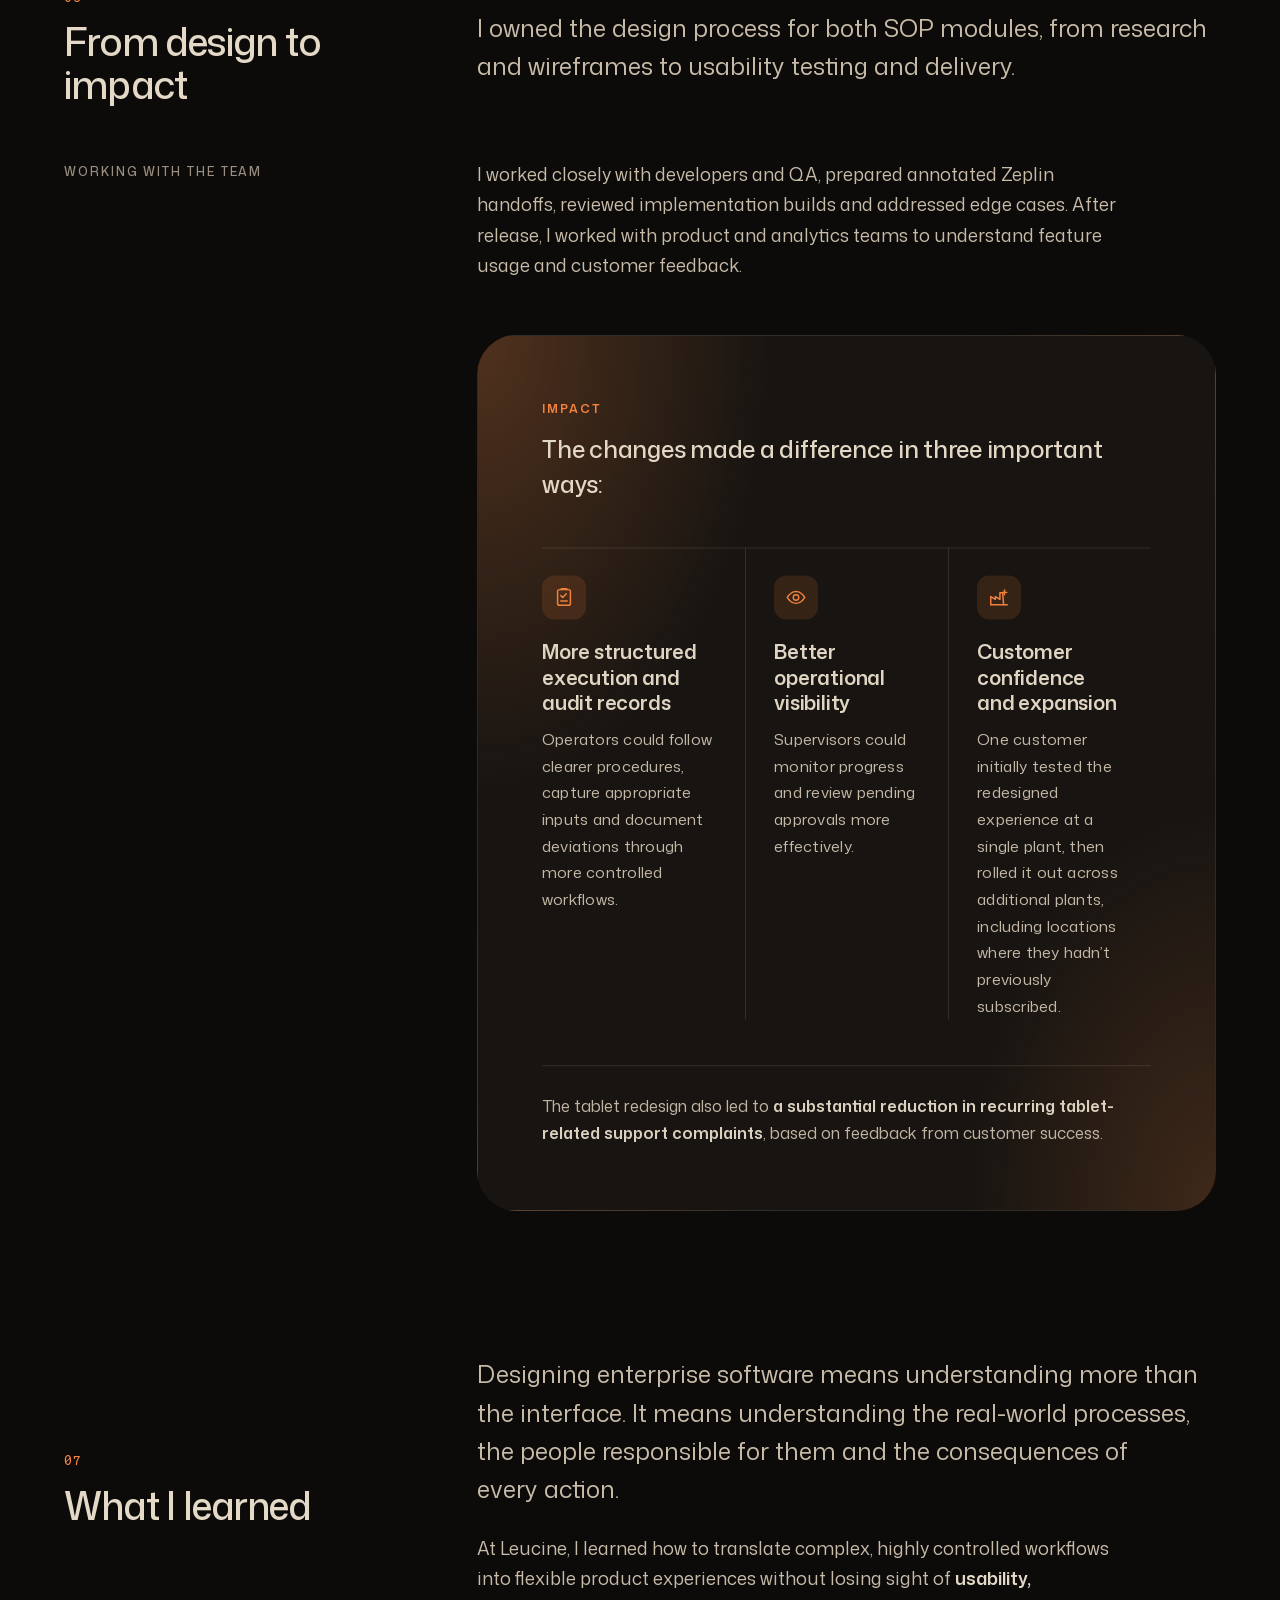
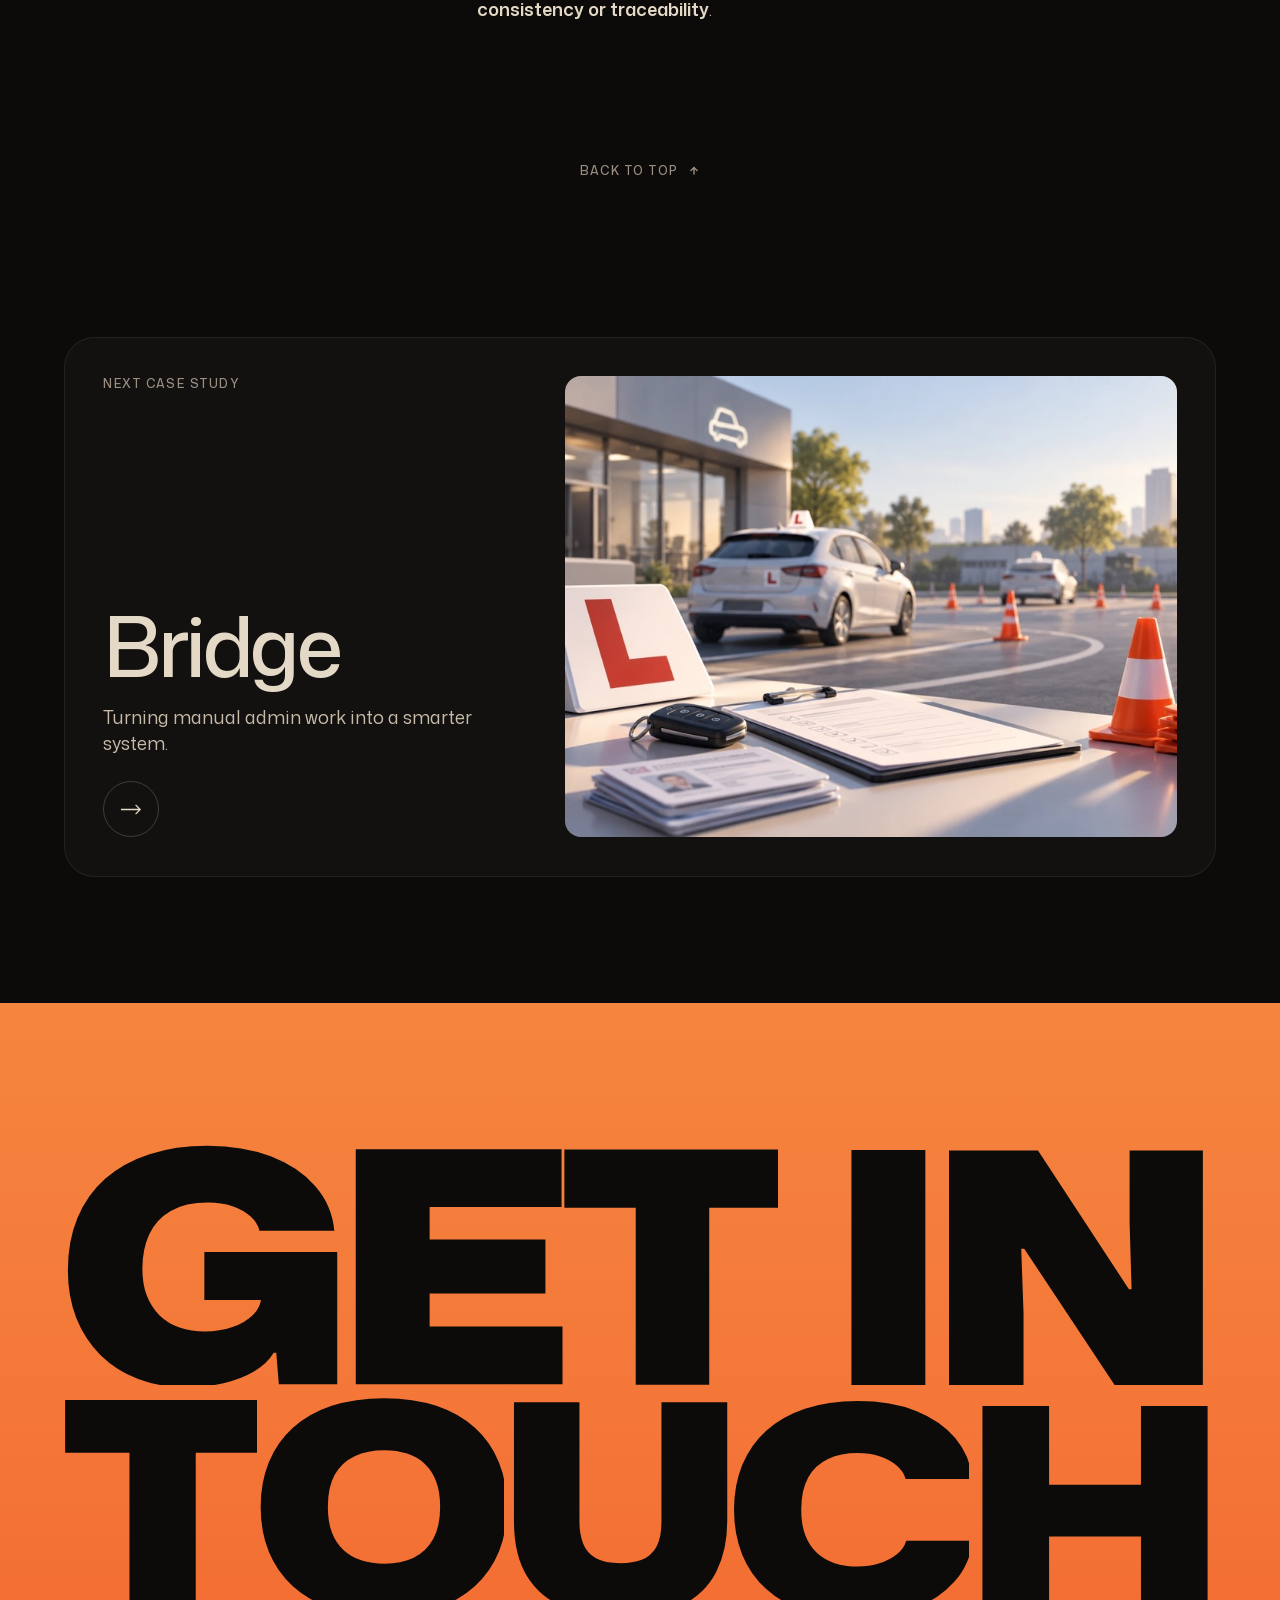
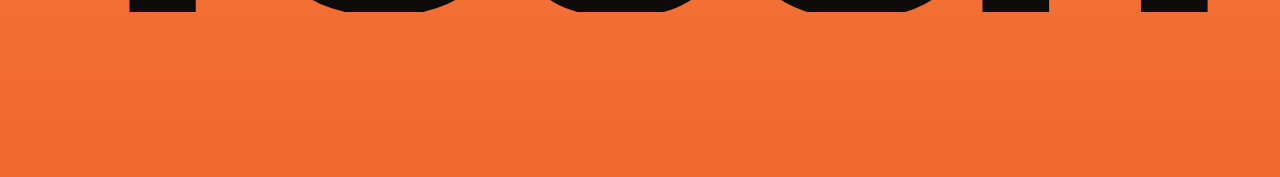
<file: work/leucine/index.html>
<!doctype html>
<html lang="en" class="no-js">
<head>
<meta charset="utf-8">
<meta name="viewport" content="width=device-width, initial-scale=1">
<title>Leucine case study – Shruti Kale</title>
<meta name="description" content="Leucine: making pharmaceutical SOPs work for real manufacturing workflows. A case study by Shruti Kale, product designer.">
<meta name="theme-color" content="#0C0B0A">
<meta name="color-scheme" content="dark">
<link rel="preload" href="../../assets/fonts/Zodiak-Variable.woff2" as="font" type="font/woff2" crossorigin>
<link rel="preload" href="../../assets/fonts/MonaSans-Variable-latin.woff2" as="font" type="font/woff2" crossorigin>
<link rel="preload" href="../../assets/img/work/leucine-thumb-1536.jpg" as="image" imagesrcset="../../assets/img/work/leucine-thumb.jpg 900w, ../../assets/img/work/leucine-thumb-1536.jpg 1536w" imagesizes="(max-width: 767px) 92vw, 72vw" fetchpriority="high">
<link rel="stylesheet" href="../../css/main.css">
<link rel="stylesheet" href="../../css/case.css">
<script>
  // Runs before first paint: scripts on, reduced motion, and the veil when
  // arriving from another page of the site.
  (function () {
    var d = document.documentElement;
    d.classList.replace("no-js", "js");
    if (matchMedia("(prefers-reduced-motion: reduce)").matches || new URLSearchParams(location.search).has("still")) d.classList.add("rm");
    // The photo and the sheet settle in on arrival (lifted by case.js, or after 2.5s regardless).
    else { d.classList.add("case-enter"); setTimeout(function () { d.classList.remove("case-enter"); }, 2500); }
    try { if (sessionStorage.getItem("sk:veil") === "1") { d.classList.add("veil-in"); sessionStorage.removeItem("sk:veil"); setTimeout(function () { d.classList.remove("veil-in"); }, 1500); } } catch (e) {}
  })();
</script>
<script src="../../vendor/gsap.min.js" defer></script>
<script src="../../vendor/ScrollTrigger.min.js" defer></script>
<script src="../../vendor/SplitText.min.js" defer></script>
<script src="../../vendor/lenis.min.js" defer></script>
<script type="module" src="../../js/case.js"></script>
</head>
<body class="case-page">
<a class="skip" href="#main">Skip to content</a>

<!-- The chapters, as a quiet index on the left: a short line for each, the
     current one long and orange, names on hover. Phones get a progress bar. -->
<nav class="case-index" aria-label="Chapters" data-case-index>
  <ol>
    <li><a href="#ch-1" data-scroll-to><span class="case-index__line"></span><span class="case-index__name">01 The challenge</span></a></li>
    <li><a href="#ch-2" data-scroll-to><span class="case-index__line"></span><span class="case-index__name">02 Research &amp; discovery</span></a></li>
    <li><a href="#ch-3" data-scroll-to><span class="case-index__line"></span><span class="case-index__name">03 Evolving the SOP experience</span></a></li>
    <li><a href="#ch-4" data-scroll-to><span class="case-index__line"></span><span class="case-index__name">04 Designing for the floor</span></a></li>
    <li><a href="#ch-5" data-scroll-to><span class="case-index__line"></span><span class="case-index__name">05 Consistency across products</span></a></li>
    <li><a href="#ch-6" data-scroll-to><span class="case-index__line"></span><span class="case-index__name">06 From design to impact</span></a></li>
    <li><a href="#ch-7" data-scroll-to><span class="case-index__line"></span><span class="case-index__name">07 What I learned</span></a></li>
  </ol>
</nav>
<div class="case-progress" aria-hidden="true"><span data-case-progress></span></div>

<!-- The way back, as a bar that slides in when you scroll up. -->
<div class="case-bar" data-case-bar>
  <a class="case-back case-bar__back" href="../../#work-leucine"><svg viewBox="0 0 12 12" aria-hidden="true"><path d="M9.5 6h-7M6 2.5 2.5 6 6 9.5"/></svg>Back to work</a>
</div>

<main id="main">
  <!-- The case study itself, on a sheet that slides up over the hero. One
       typeface for all of it; the hierarchy comes from size, weight and colour:
       white for headings, soft white for reading, grey for labels. -->
  <article class="case-sheet case-sheet--top" id="top" aria-labelledby="case-title" data-case-sheet>
    <div class="case-top">
      <a class="case-back" href="../../#work-leucine"><svg viewBox="0 0 12 12" aria-hidden="true"><path d="M9.5 6h-7M6 2.5 2.5 6 6 9.5"/></svg>Back to work</a>
      <p class="case-time">About 4 min read</p>
    </div>

    <header class="case-head">
      <h1 class="case-name" id="case-title"><span class="case-name__fit" data-case-name>Leucine</span></h1>
      <p class="case-sub" data-reveal>Making pharmaceutical SOPs work for real manufacturing workflows.</p>
      <p class="case-tags" data-reveal>B2B SaaS · Pharmaceutical Manufacturing</p>
      <dl class="case-facts case-facts--open" data-reveal>
        <div><dt>Role</dt><dd>Product Designer</dd></div>
        <div><dt>Timeline</dt><dd>2022–2024</dd></div>
        <div><dt>Company</dt><dd><a class="case-live" href="https://www.leucine.io/" target="_blank" rel="noopener">leucine.io<svg class="case-live__arrow" viewBox="0 0 12 12" aria-hidden="true"><path d="M3 9 9 3M4 3h5v5"/></svg><span class="sr-only"> (opens in a new tab)</span></a></dd></div>
      </dl>
    </header>

    <!-- The product first: the redesigned execution screen on a soft panel. -->
    <figure class="case-snap" data-reveal-panel>
      <img class="case-snap__img" src="../../assets/img/work/leucine/after.png" srcset="../../assets/img/work/leucine/after-1240.png 1240w, ../../assets/img/work/leucine/after.png 2481w" sizes="(max-width: 767px) 84vw, 1000px" width="2481" height="1654" fetchpriority="high" alt="The redesigned task screen, with the stages and tasks as a hierarchy on the left, and the current task’s fields, verification notes, timer and Complete Task button on the right.">
    </figure>

    <!-- The whole project in four short parts, for a quick read before the
         chapters. -->
    <section class="case-brief" aria-labelledby="brief-title" data-reveal>
      <h2 class="case-brief__head" id="brief-title"><span class="case-brief__num">00</span>The 30-second version</h2>
      <dl class="case-brief__grid">
        <div><dt>Problem</dt><dd>The existing SOP builder relied on <strong>basic checklists and input fields</strong>, making it difficult to represent complex pharmaceutical procedures, <strong>capture accurate data</strong> and maintain <strong>audit traceability</strong>.</dd></div>
        <div><dt>My role</dt><dd>Product Designer, owning <strong><span class="nowrap">end-to-end</span> design</strong> for SOP creation and execution, tablet experience and <strong>design system consolidation</strong>. Collaborated with product, engineering, QA and customer teams.</dd></div>
        <div><dt>Key decision</dt><dd><strong>Move beyond checklists.</strong> Build a flexible SOP structure with <strong>configurable inputs</strong>, <strong>conditional workflows</strong> and clearer execution experiences.</dd></div>
        <div><dt>Outcome</dt><dd><strong>More structured SOP execution and audit records</strong>, fewer tablet-related support complaints, and <strong>a customer expanding the product to additional manufacturing plants</strong>.</dd></div>
      </dl>
    </section>

    <!-- The challenge, set out like a brief: a grey label on the left, its
         content on the right, and the four challenges as cards. -->
    <section class="case-ch case-ch--split" id="ch-1" aria-labelledby="ch-1-title">
      <header class="case-ch__head">
        <p class="case-num" aria-hidden="true">01</p>
        <h2 class="case-h2" id="ch-1-title" data-split>The challenge</h2>
      </header>
      <div class="case-split" data-reveal>
        <h3 class="case-split__label">Context</h3>
        <div class="case-split__main">
          <p class="case-lead">Leucine helped pharmaceutical companies digitize their SOPs, from creation and approval to execution on the manufacturing floor.</p>
          <p class="case-body">However, the existing SOP builder was limited to basic checklists and input fields, while real manufacturing procedures required more flexibility.</p>
        </div>
      </div>
      <div class="case-split" data-reveal>
        <h3 class="case-split__label">Key challenges</h3>
        <ul class="case-ask">
          <li><span class="case-ask__icon" aria-hidden="true"><svg viewBox="0 0 24 24"><rect x="3.5" y="5" width="17" height="14" rx="2"/><path d="M7 10h6M7 14h10"/></svg></span><h4>Limited input options</h4><p>Operators needed to enter temperatures, dates and measurements, select options and upload evidence, not just tick checkboxes.</p></li>
          <li><span class="case-ask__icon" aria-hidden="true"><svg viewBox="0 0 24 24"><rect x="3.5" y="5" width="17" height="14" rx="2"/><path d="m3.5 16 5-5 4 4 2.5-2.5 5 5"/><circle cx="15.5" cy="9" r="1.4"/></svg></span><h4>Missing visual guidance</h4><p>SOPs often required images and videos to explain how a task should be performed.</p></li>
          <li><span class="case-ask__icon" aria-hidden="true"><svg viewBox="0 0 24 24"><path d="M6 3.5v11"/><circle cx="18" cy="6" r="2.5"/><circle cx="6" cy="17.5" r="2.5"/><path d="M18 8.5a8.5 8.5 0 0 1-8.5 8.5"/></svg></span><h4>Fixed task sequences</h4><p>Some steps depended on previous actions, while others needed to be skipped or repeated.</p></li>
          <li><span class="case-ask__icon" aria-hidden="true"><svg viewBox="0 0 24 24"><path d="M12 3 5 6v5c0 4.5 3 8 7 10 4-2 7-5.5 7-10V6l-7-3Z"/><path d="m9 12 2 2 4-4"/></svg></span><h4>Audit and traceability</h4><p>Every action, input and deviation needed to be properly recorded and, where required, approved.</p></li>
        </ul>
      </div>
    </section>

    <section class="case-ch case-ch--split" id="ch-2" aria-labelledby="ch-2-title">
      <header class="case-ch__head">
        <p class="case-num" aria-hidden="true">02</p>
        <h2 class="case-h2" id="ch-2-title" data-split>Research &amp; discovery</h2>
      </header>
      <p class="case-lead case-lead--intro" data-reveal>To understand how pharmaceutical teams created and executed SOPs, I combined on-site observation, customer conversations and document analysis.</p>
      <div class="case-split" data-reveal>
        <h3 class="case-split__label">How I gathered insights</h3>
        <div class="case-split__main">
          <ul class="case-ask case-ask--3">
            <li><span class="case-ask__icon" aria-hidden="true"><svg viewBox="0 0 24 24"><path d="M3 20V10l5 3V10l5 3V6h4l1 14"/><path d="M3 20h18M8 17h1M12 17h1"/></svg></span><h4>Plant visits</h4><p>Observed operators following physical SOPs, recording inputs, adding remarks and signing off tasks.</p></li>
            <li><span class="case-ask__icon" aria-hidden="true"><svg viewBox="0 0 24 24"><circle cx="9" cy="8" r="3"/><path d="M3.5 19a5.5 5.5 0 0 1 11 0"/><path d="M15.5 5.3a3 3 0 0 1 0 5.4M17.5 14a5.5 5.5 0 0 1 3 5"/></svg></span><h4>Stakeholder conversations</h4><p>Joined client meetings with PMs and customer success, gathering requirements and pain points from supervisors, floor managers and department heads.</p></li>
            <li><span class="case-ask__icon" aria-hidden="true"><svg viewBox="0 0 24 24"><path d="M8 3.5h7l4 4v11a2 2 0 0 1-2 2H8a2 2 0 0 1-2-2v-13a2 2 0 0 1 2-2Z"/><path d="M15 3.5v4h4M9.5 12h6M9.5 15.5h6"/></svg></span><h4>SOP analysis</h4><p>Collected and compared physical SOP documents from different companies to understand common structures and variations.</p></li>
          </ul>
          <figure class="case-photos case-photos--split">
            <div class="case-media" data-reveal-media><img src="../../assets/img/work/leucine/plant-exterior.webp" width="720" height="824" loading="lazy" decoding="async" alt="A manufacturing plant visited during research, seen from outside: a long, curved building with a glass front."></div>
            <div class="case-media" data-reveal-media><img src="../../assets/img/work/leucine/plant-floor.webp" width="1024" height="658" loading="lazy" decoding="async" alt="Inside a plant: operators in cleanroom suits working at rows of steel process vessels."></div>
            <figcaption class="case-caption">Onsite visits</figcaption>
          </figure>
        </div>
      </div>
      <div class="case-split" data-reveal>
        <h3 class="case-split__label">Key insight</h3>
        <div class="case-split__main">
          <p class="case-lead">Despite differences in their procedures, most companies followed a common hierarchy:</p>
          <ol class="case-tree" aria-label="The common SOP hierarchy">
            <li><span>Job</span></li>
            <li><span>Stages</span></li>
            <li><span>Tasks</span></li>
            <li class="case-tree__opt"><span>Optional subtasks</span></li>
          </ol>
          <p class="case-body">However, the level of detail and task requirements varied across companies.</p>
          <p class="case-insight">This led us to design <strong>a common SOP structure with flexibility at the task level</strong>, rather than creating a rigid template for every customer.</p>
        </div>
      </div>
    </section>

    <section class="case-ch case-ch--split" id="ch-3" aria-labelledby="ch-3-title">
      <header class="case-ch__head">
        <p class="case-num" aria-hidden="true">03</p>
        <h2 class="case-h2" id="ch-3-title" data-split>Evolving the SOP experience</h2>
      </header>
      <p class="case-lead case-lead--intro" data-reveal>I approached the redesign incrementally, starting with the underlying structure and then introducing capabilities based on real customer requirements.</p>
      <div class="case-split" data-reveal>
        <h3 class="case-split__label">Design decisions</h3>
        <div class="case-split__main">
          <table class="case-table">
            <thead>
              <tr><th scope="col">Decision</th><th scope="col">What I designed</th><th scope="col">Why it mattered</th></tr>
            </thead>
            <tbody>
              <tr>
                <th scope="row">Move beyond basic inputs</th>
                <td data-label="What I designed">Created a reusable library of structured inputs: dates, selections, measurements, text and supporting media.</td>
                <td data-label="Why it mattered">Gave supervisors more flexibility to create SOPs and operators clearer ways to record information.</td>
              </tr>
              <tr>
                <th scope="row">Support non-linear workflows</th>
                <td data-label="What I designed">Designed conditional steps and repeat-task workflows. Also introduced scheduled tasks as an additional capability.</td>
                <td data-label="Why it mattered">Made SOPs more adaptable to real manufacturing procedures and recurring operations.</td>
              </tr>
              <tr>
                <th scope="row">Strengthen execution and accountability</th>
                <td data-label="What I designed">Introduced digital signatures, deviation approvals, pause reasons and role-specific inboxes.</td>
                <td data-label="Why it mattered">Improved traceability, audit records and visibility for supervisors.</td>
              </tr>
            </tbody>
          </table>
        </div>
      </div>
      <div class="case-shots">
        <!-- Before and after, on top of each other: drag (or use the arrow keys)
             to reveal more of either. -->
        <figure class="compare" data-compare data-reveal-media>
          <div class="compare__labels" aria-hidden="true"><span>Before</span><span>After</span></div>
          <div class="compare__frame" data-cursor="Drag">
            <img draggable="false" class="compare__img" src="../../assets/img/work/leucine/after.png" srcset="../../assets/img/work/leucine/after-1240.png 1240w, ../../assets/img/work/leucine/after.png 2481w" sizes="(max-width: 767px) 92vw, 1124px" width="2481" height="1654" loading="lazy" decoding="async" alt="After: the redesigned task screen, with the stages and tasks as a hierarchy on the left, and the current task’s fields, verification notes, timer and Complete Task button on the right.">
            <img draggable="false" class="compare__img compare__img--before" src="../../assets/img/work/leucine/before.png" srcset="../../assets/img/work/leucine/before-1240.png 1240w, ../../assets/img/work/leucine/before.png 2048w" sizes="(max-width: 767px) 92vw, 1124px" width="2048" height="1366" loading="lazy" decoding="async" alt="Before: the old task screen, Line Clearance of Compression Machine, with stages, tasks and task information in three separate columns.">
            <span class="compare__handle" aria-hidden="true"><span class="compare__knob"><svg viewBox="0 0 24 12"><path d="M8 2 4 6l4 4M16 2l4 4-4 4"/></svg></span></span>
            <input class="compare__range" type="range" min="0" max="100" step="1" value="50" aria-label="Before and after: move to compare">
          </div>
          <figcaption class="case-caption">Drag to compare the main screen before and after the redesign</figcaption>
        </figure>
      </div>
    </section>

    <section class="case-ch case-ch--split" id="ch-4" aria-labelledby="ch-4-title">
      <header class="case-ch__head">
        <p class="case-num" aria-hidden="true">04</p>
        <h2 class="case-h2" id="ch-4-title" data-split>Designing for the manufacturing floor</h2>
      </header>
      <p class="case-lead case-lead--intro" data-reveal>As customers increasingly shifted towards tablets, the existing interface created usability issues. Operators worked while standing, moving around plants and wearing protective equipment.</p>
      <div class="case-split" data-reveal>
        <h3 class="case-split__label">What I changed</h3>
        <div class="case-split__main">
          <p class="case-body">I adapted the execution experience for tablet use by reorganizing layouts, simplifying navigation, improving table visibility and repositioning important actions.</p>
            <figure class="case-shot" data-reveal-media>
              <div class="case-panel">
              <img src="../../assets/img/work/leucine/tablet.webp" width="2000" height="1212" loading="lazy" decoding="async" alt="The tablet layout of one task, before it starts and once it’s completed: large fields for container weight, cleaning agent and date, a video with reference images, and a Task Completed state.">
              </div>
              <figcaption class="case-caption">The execution screen on the tablet, with its actions in the bottom bar</figcaption>
            </figure>
        </div>
      </div>
      <div class="case-split" data-reveal>
        <h3 class="case-split__label">Result</h3>
        <div class="case-split__main">
          <p class="case-insight">Following the redesign and release, customer success reported <strong>a substantial reduction in recurring tablet-related complaints and support tickets</strong>.</p>
        </div>
      </div>
    </section>

    <section class="case-ch case-ch--split" id="ch-5" aria-labelledby="ch-5-title">
      <header class="case-ch__head">
        <p class="case-num" aria-hidden="true">05</p>
        <h2 class="case-h2" id="ch-5-title" data-split>Building consistency across products</h2>
      </header>
      <p class="case-lead case-lead--intro" data-reveal>Alongside the redesign, I <strong>independently owned Leucine’s design system</strong>.</p>
      <div class="case-split" data-reveal>
        <h3 class="case-split__label">The problem</h3>
        <div class="case-split__main">
          <p class="case-body">Two products in the suite had evolved with different UI foundations, components and interaction patterns. As the product suite grew, this created inconsistencies for customers using multiple products.</p>
        </div>
      </div>
      <div class="case-split" data-reveal>
        <h3 class="case-split__label">What I did</h3>
        <div class="case-split__main">
          <p class="case-body">I progressively migrated the second product to the more comprehensive existing design system, <strong>standardizing components, creating variants, documenting usage guidelines and expanding the library</strong> as new features were introduced.</p>
        </div>
      </div>
      <div class="case-split" data-reveal>
        <h3 class="case-split__label">Result</h3>
        <div class="case-split__main">
          <p class="case-insight">The system became <strong>a shared reference for designers and developers</strong>, creating a more consistent foundation across products.</p>
        </div>
      </div>
    </section>

    <!-- From design to impact: how I worked, then the impact in its own
         block of colour. -->
    <section class="case-ch case-ch--split" id="ch-6" aria-labelledby="ch-6-title">
      <header class="case-ch__head">
        <p class="case-num" aria-hidden="true">06</p>
        <h2 class="case-h2" id="ch-6-title" data-split>From design to impact</h2>
      </header>
      <p class="case-lead case-lead--intro" data-reveal>I owned the design process for both SOP modules, from research and wireframes to usability testing and delivery.</p>
      <div class="case-split" data-reveal>
        <h3 class="case-split__label">Working with the team</h3>
        <div class="case-split__main">
          <p class="case-body">I worked closely with developers and QA, prepared annotated Zeplin handoffs, reviewed implementation builds and addressed edge cases. After release, I worked with product and analytics teams to understand feature usage and customer feedback.</p>
        </div>
      </div>
      <div class="case-impact case-impact--wins" data-cursor-tone="orange" data-reveal-block>
        <p class="case-impact__label">Impact</p>
        <p class="case-impact__intro">The changes made a difference in three important ways:</p>
        <ul class="case-wins">
          <li><span class="case-win__icon" aria-hidden="true"><svg viewBox="0 0 24 24"><rect x="5" y="3.5" width="14" height="17" rx="2"/><path d="M9 3.5V2.5h6v1M8.5 10l2 2 4-4M8.5 16h7"/></svg></span><h3>More structured execution and audit records</h3><p>Operators could follow clearer procedures, capture appropriate inputs and document deviations through more controlled workflows.</p></li>
          <li><span class="case-win__icon" aria-hidden="true"><svg viewBox="0 0 24 24"><path d="M2.5 12S6 5.5 12 5.5 21.5 12 21.5 12 18 18.5 12 18.5 2.5 12 2.5 12Z"/><circle cx="12" cy="12" r="3"/></svg></span><h3>Better operational visibility</h3><p>Supervisors could monitor progress and review pending approvals more effectively.</p></li>
          <li><span class="case-win__icon" aria-hidden="true"><svg viewBox="0 0 24 24"><path d="M3 20V11l5 3v-3l5 3V7h3l1 13"/><path d="M3 20h18"/><path d="M18 4v5M15.5 6.5h5"/></svg></span><h3>Customer confidence and expansion</h3><p>One customer initially tested the redesigned experience at a single plant, then rolled it out across additional plants, including locations where they hadn’t previously subscribed.</p></li>
        </ul>
        <p class="case-impact__foot">The tablet redesign also led to <strong>a substantial reduction in recurring tablet-related support complaints</strong>, based on feedback from customer success.</p>
      </div>
    </section>

    <section class="case-ch case-ch--split" id="ch-7" aria-labelledby="ch-7-title">
      <header class="case-ch__head">
        <p class="case-num" aria-hidden="true">07</p>
        <h2 class="case-h2" id="ch-7-title" data-split>What I learned</h2>
      </header>
      <div class="case-learned case-lead--intro" data-reveal>
        <p class="case-lead">Designing enterprise software means understanding more than the interface. It means understanding the real-world processes, the people responsible for them and the consequences of every action.</p>
        <p class="case-body">At Leucine, I learned how to translate complex, highly controlled workflows into flexible product experiences without losing sight of <strong>usability, consistency or traceability</strong>.</p>
      </div>
    </section>

    <p class="case-up"><a href="#top" data-scroll-to>Back to top<svg viewBox="0 0 12 12" aria-hidden="true"><path d="M6 9.5v-7M2.5 6 6 2.5 9.5 6"/></svg></a></p>
  </article>

  <!-- On to the next project: one big card. -->
  <section class="case-next" aria-label="Next case study">
    <a class="case-next__card" href="../bridge/" data-cursor="Next case study">
      <span class="case-next__text">
        <span class="case-next__label">Next case study</span>
        <span class="case-next__name">Bridge</span>
        <span class="case-next__line">Turning manual admin work into a smarter system.</span>
        <span class="case-next__go" aria-hidden="true"><svg viewBox="0 0 24 12"><path d="M1 6h21M17 1l5 5-5 5"/></svg></span>
      </span>
      <span class="case-next__media case-next__media--photo">
        <img src="../../assets/img/work/bridge-thumb.jpg" srcset="../../assets/img/work/bridge-thumb.jpg 900w, ../../assets/img/work/bridge-thumb-1536.jpg 1536w" sizes="(max-width: 767px) 90vw, 50vw" width="1536" height="1024" loading="lazy" decoding="async" alt="">
      </span>
    </a>
  </section>
</main>

<!-- The end, and the page's one burst of colour. The same footer as the home
     page: why to write, the address and LinkedIn, and "Get in touch". -->
<footer class="contact" id="contact" aria-labelledby="contact-title" data-contact data-cursor-tone="orange">
  <div class="contact__inner" data-contact-inner>
    <div class="contact__row">
      <p class="contact__intro">For enquiries, collaboration requests or job opportunities, don’t hesitate to reach&nbsp;out.</p>
      <div class="contact__links">
        <a class="contact__link contact__link--mail" href="mailto:shrutikale2996@gmail.com">shrutikale2996@gmail.com<svg class="contact__arrow" viewBox="0 0 12 12" aria-hidden="true"><path d="M3 9 9 3M4 3h5v5"/></svg></a>
        <a class="contact__link contact__link--in" href="https://www.linkedin.com/in/shruti48011/" target="_blank" rel="noopener"><svg class="contact__logo" viewBox="0 0 24 24" aria-hidden="true"><path d="M20.447 20.452h-3.554v-5.569c0-1.328-.027-3.037-1.852-3.037-1.853 0-2.136 1.445-2.136 2.939v5.667H9.351V9h3.414v1.561h.046c.477-.9 1.637-1.85 3.37-1.85 3.601 0 4.267 2.37 4.267 5.455v6.286zM5.337 7.433c-1.144 0-2.063-.926-2.063-2.065 0-1.138.92-2.063 2.063-2.063 1.14 0 2.064.925 2.064 2.063 0 1.139-.925 2.065-2.064 2.065zm1.782 13.019H3.555V9h3.564v11.452zM22.225 0H1.771C.792 0 0 .774 0 1.729v20.542C0 23.227.792 24 1.771 24h20.451C23.2 24 24 23.227 24 22.271V1.729C24 .774 23.2 0 22.222 0h.003z"/></svg>LinkedIn<svg class="contact__arrow" viewBox="0 0 12 12" aria-hidden="true"><path d="M3 9 9 3M4 3h5v5"/></svg><span class="sr-only"> (opens in a new tab)</span></a>
        <a class="contact__link contact__link--cv" href="https://drive.google.com/file/d/1TlH67RspdcD6grU6v7CUHheN0Rj49Lgq/view?usp=sharing" target="_blank" rel="noopener">Resume<svg class="contact__arrow" viewBox="0 0 12 12" aria-hidden="true"><path d="M3 9 9 3M4 3h5v5"/></svg><span class="sr-only"> (opens in a new tab)</span></a>
      </div>
      <p class="contact__legal">© 2026 Shruti Kale</p>
    </div>
    <h2 class="contact__title" id="contact-title"><a class="contact__cta" href="mailto:shrutikale2996@gmail.com" data-contact-cta><span class="contact__line">Get in</span> <span class="contact__line">touch</span></a></h2>
  </div>
</footer>

<div class="cursor" aria-hidden="true"><span class="cursor__dot"></span><span class="cursor__ring"></span><span class="cursor__label">why?</span><span class="cursor__cta"></span></div>
</body>
</html>
</file>
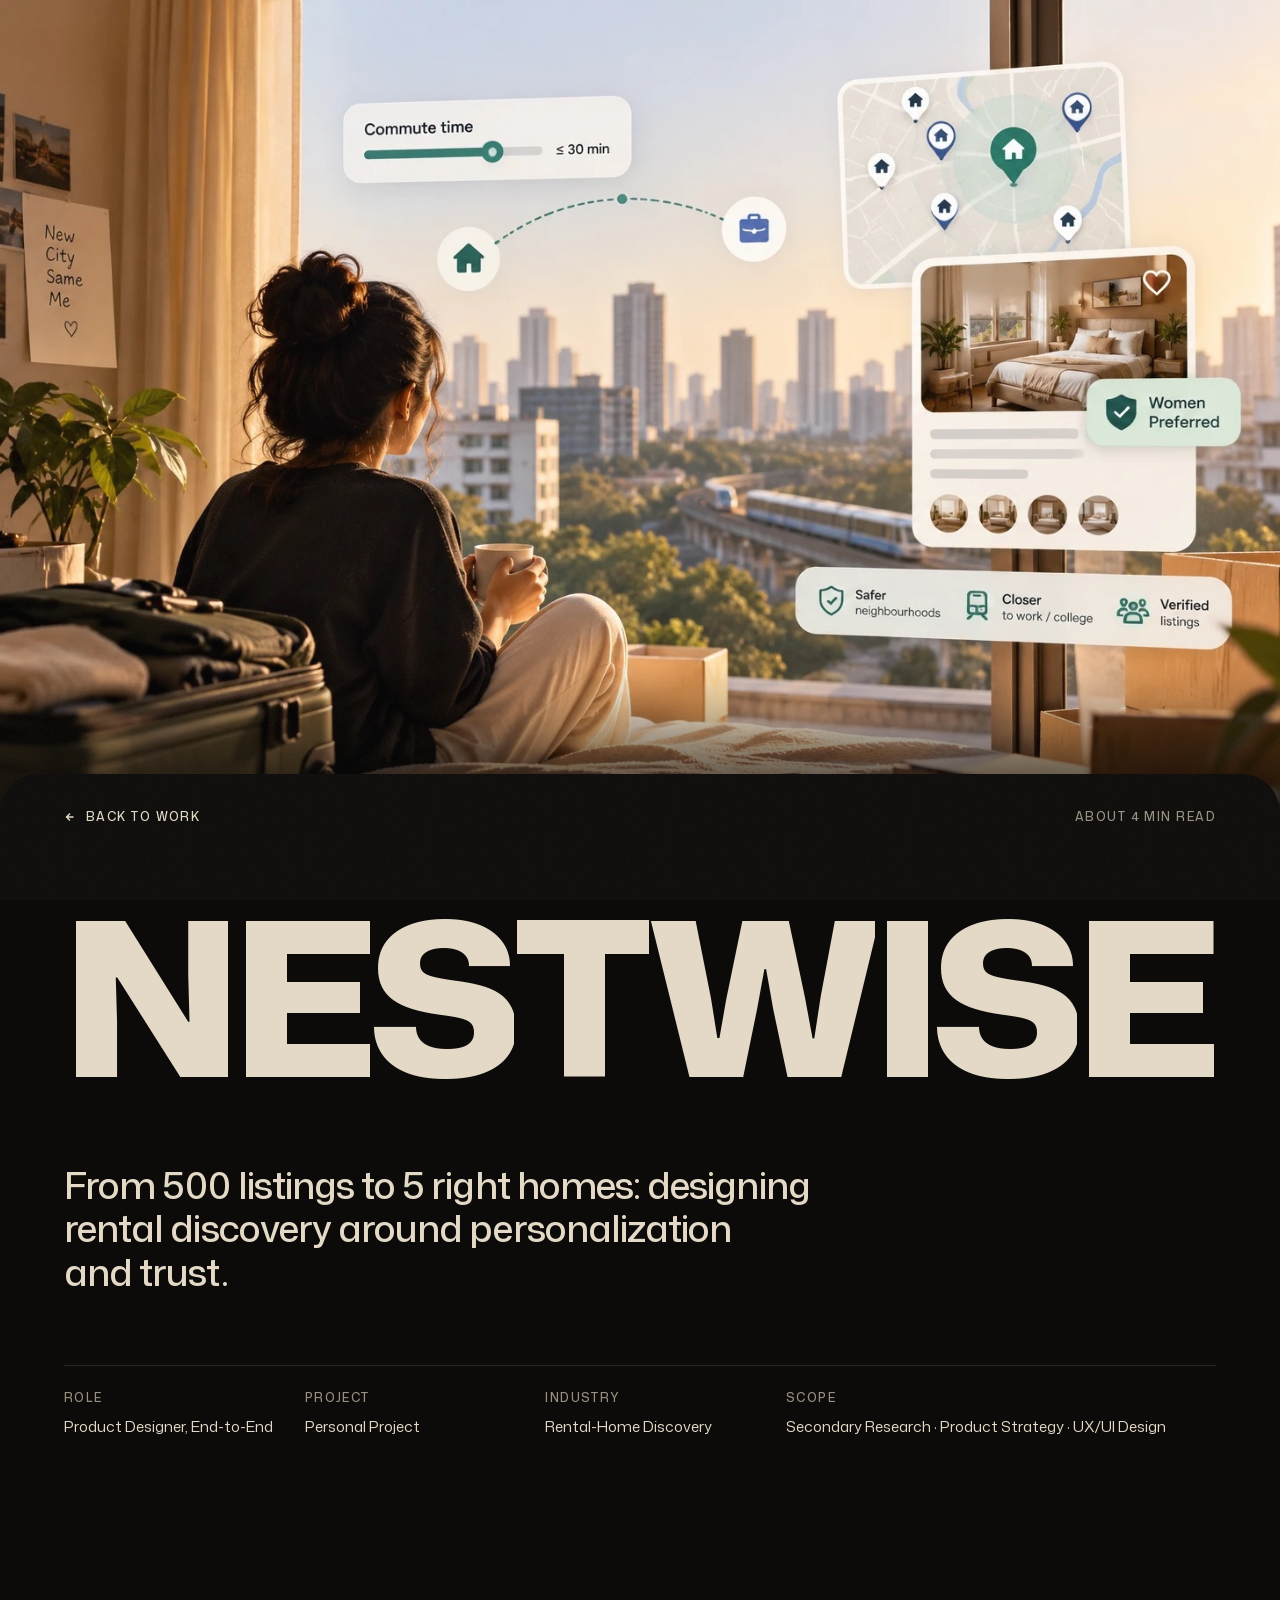
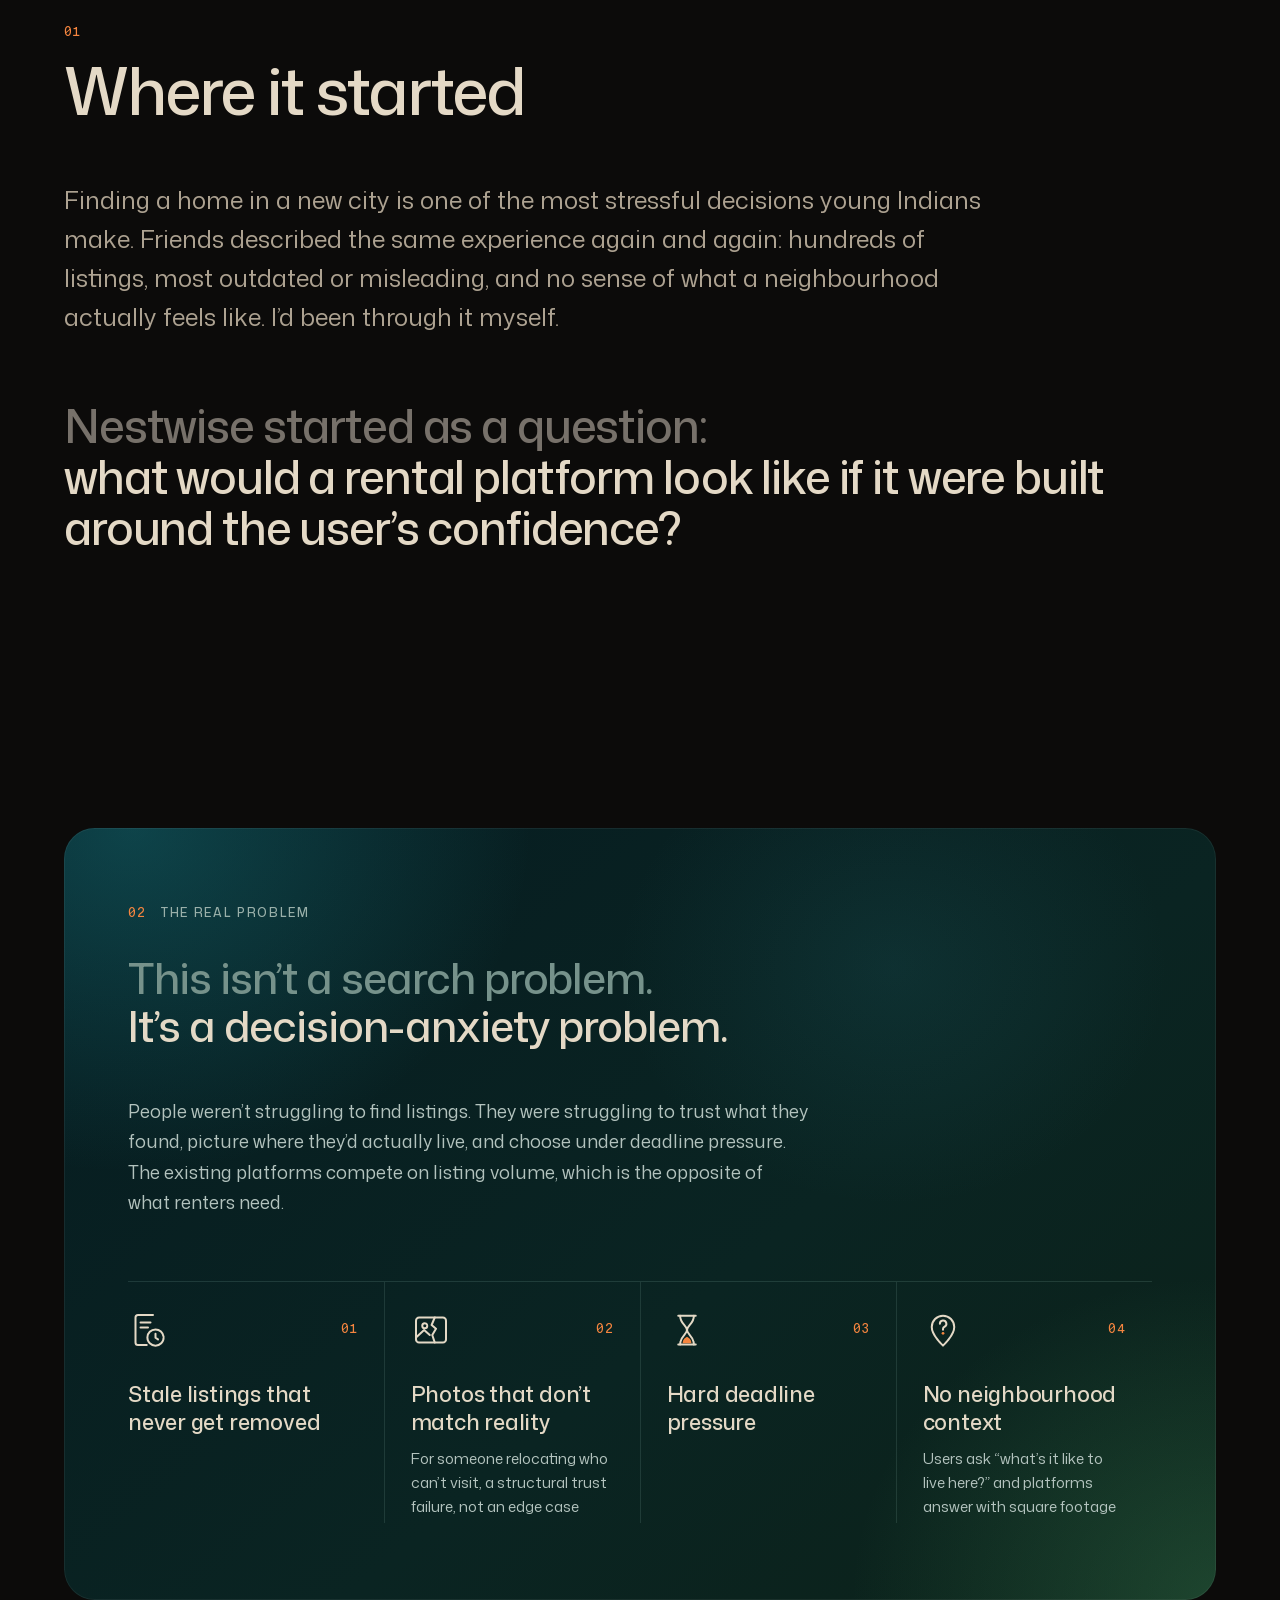
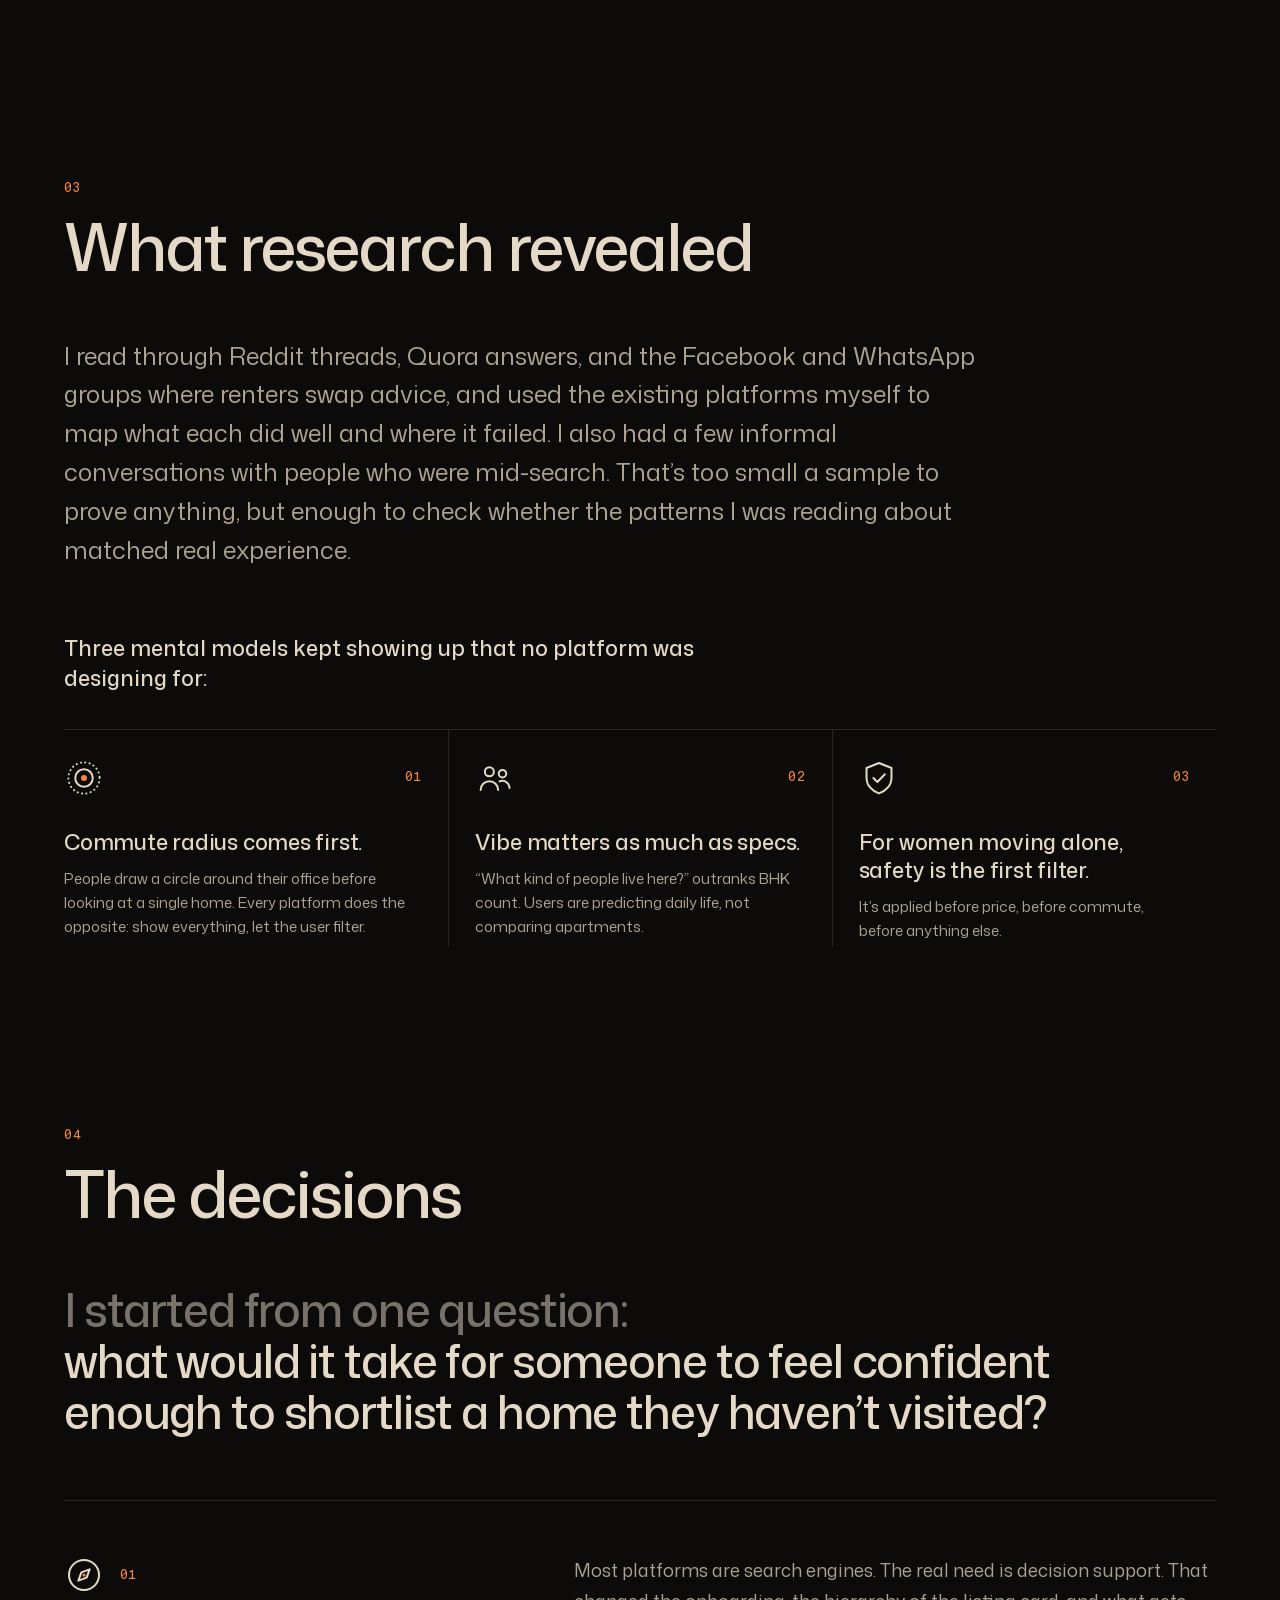
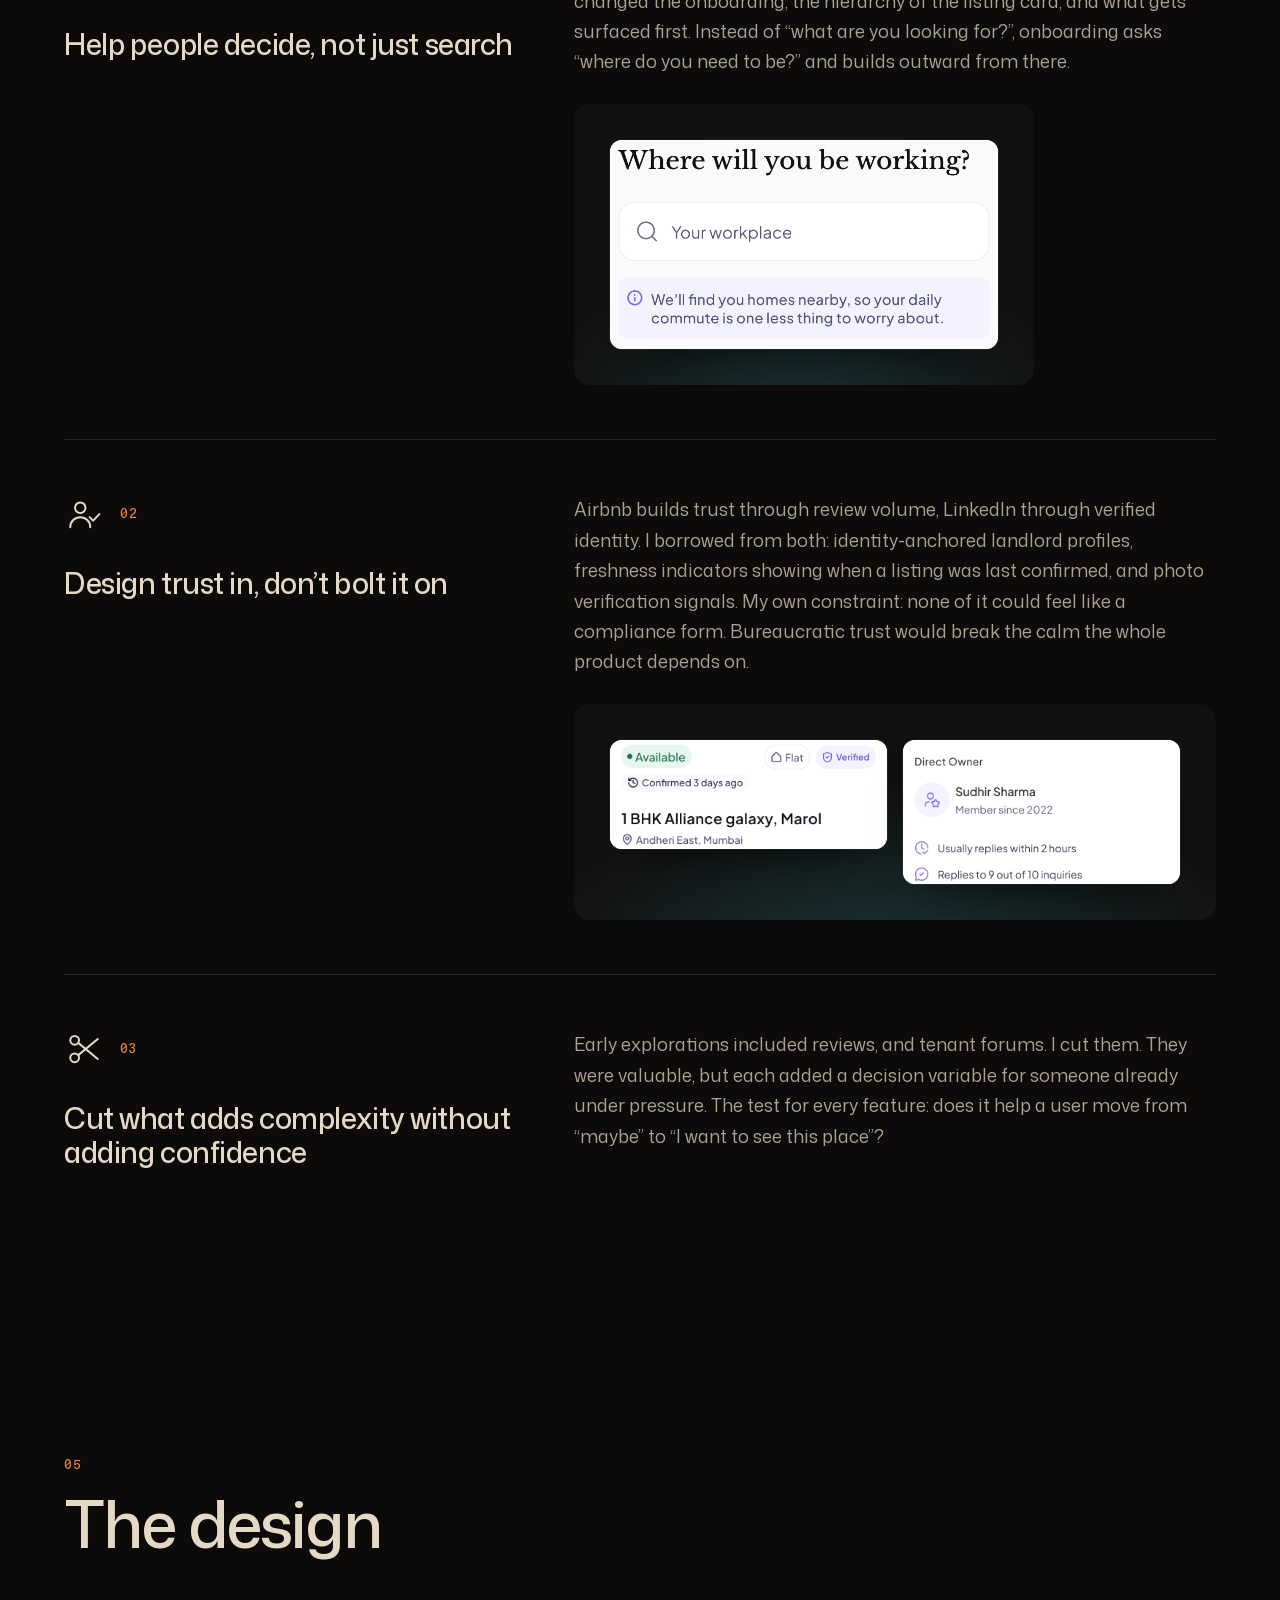
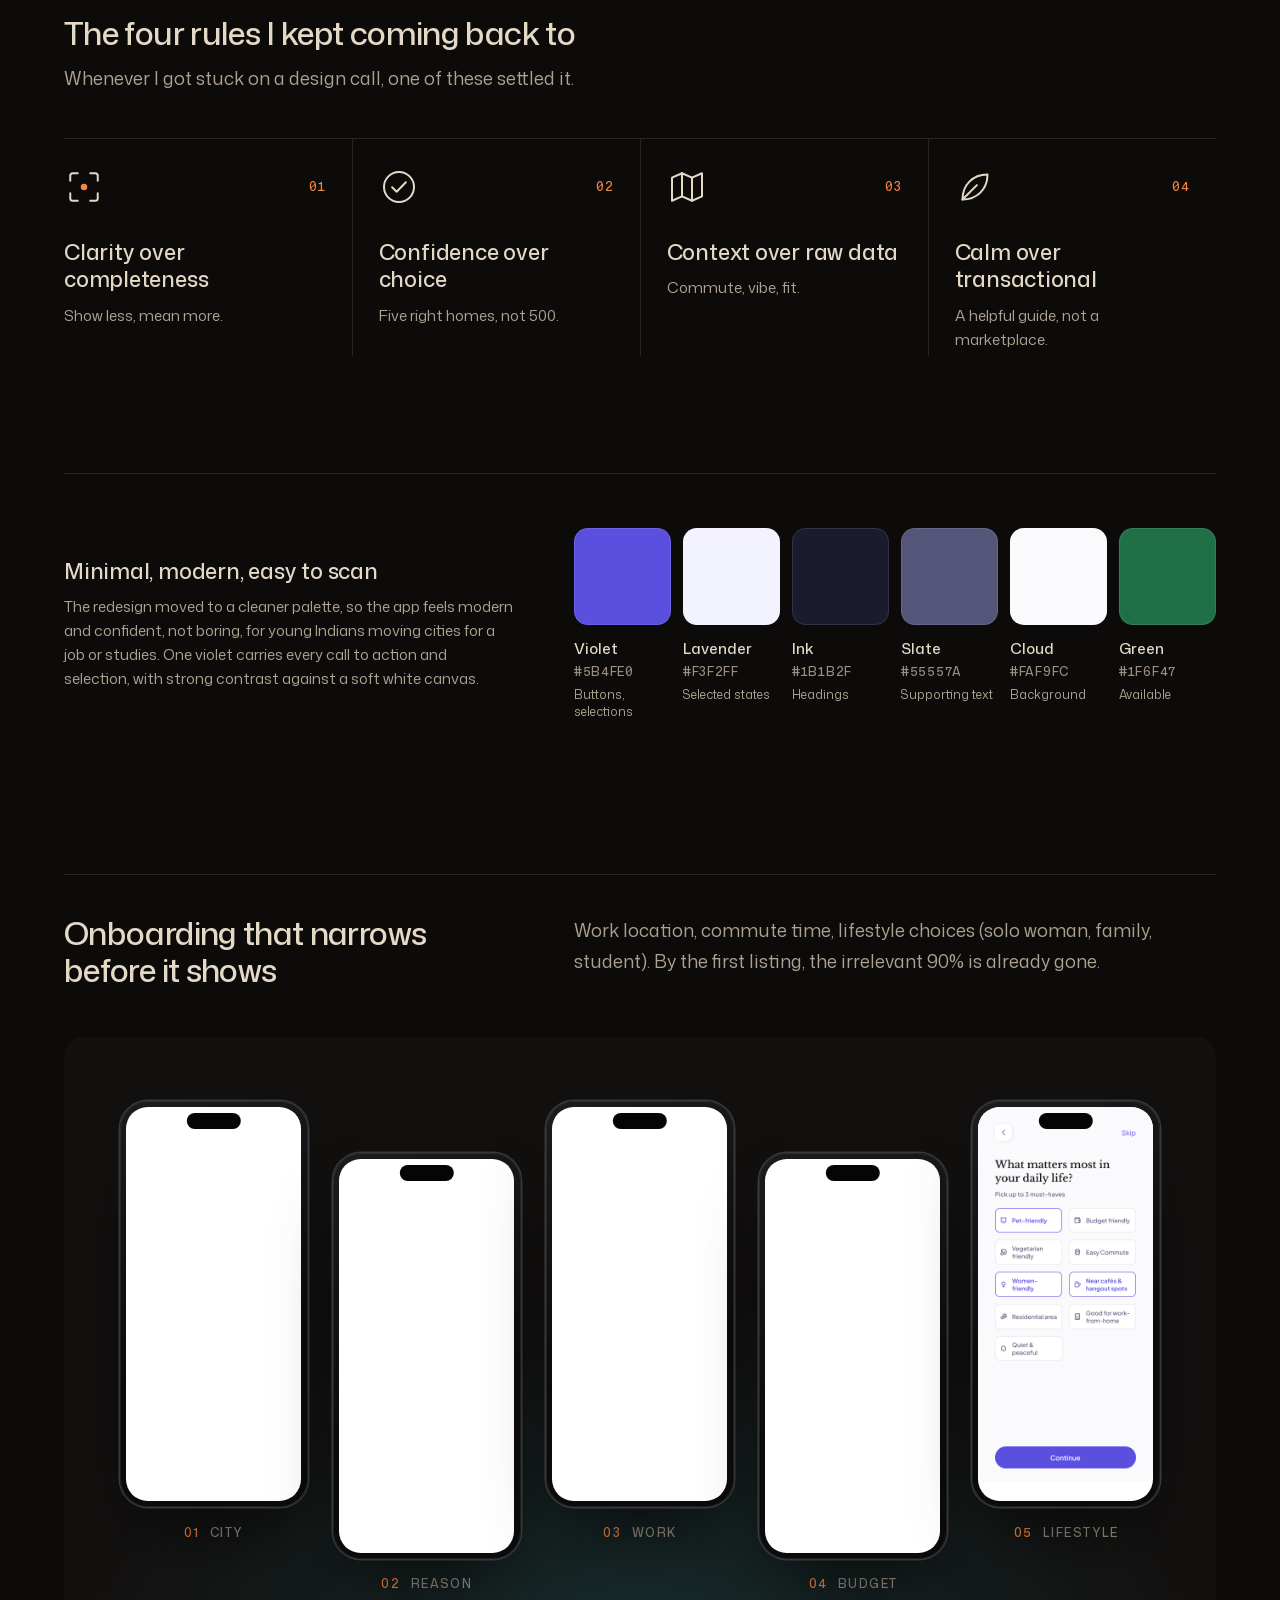
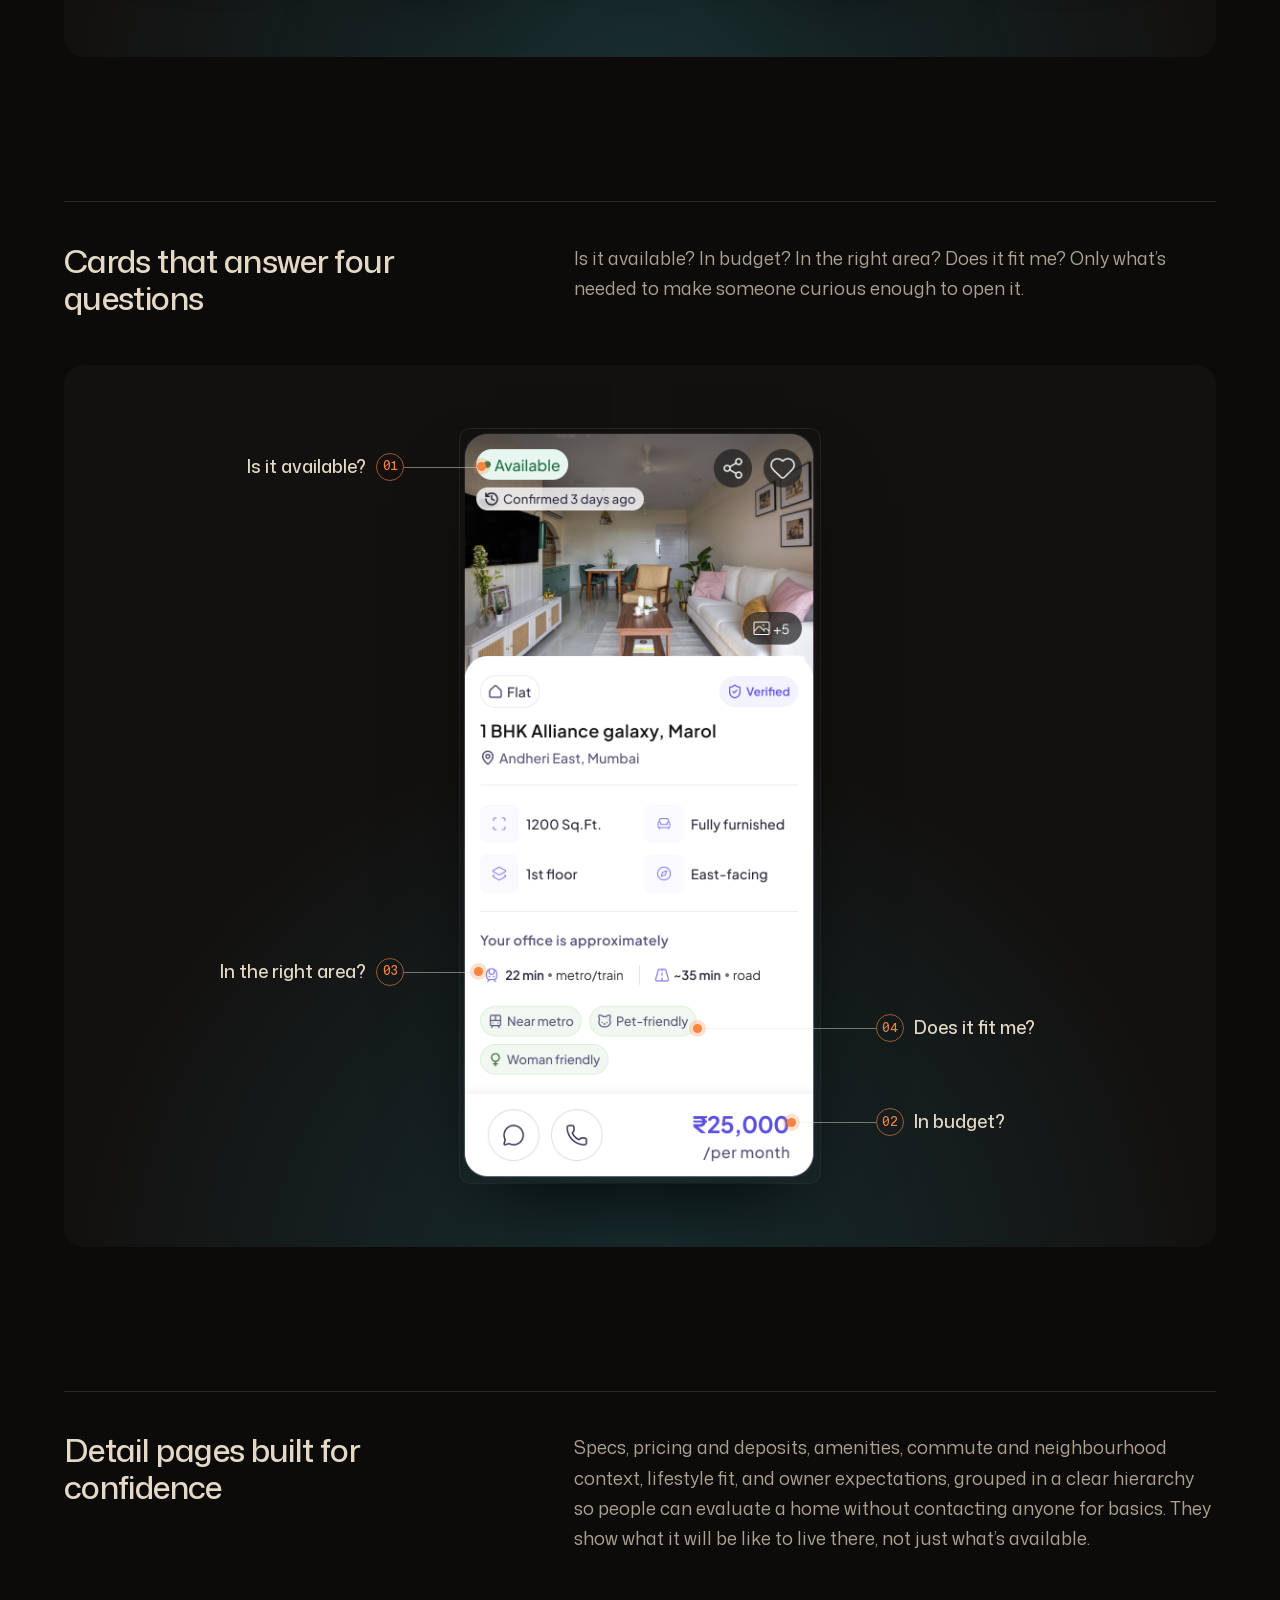
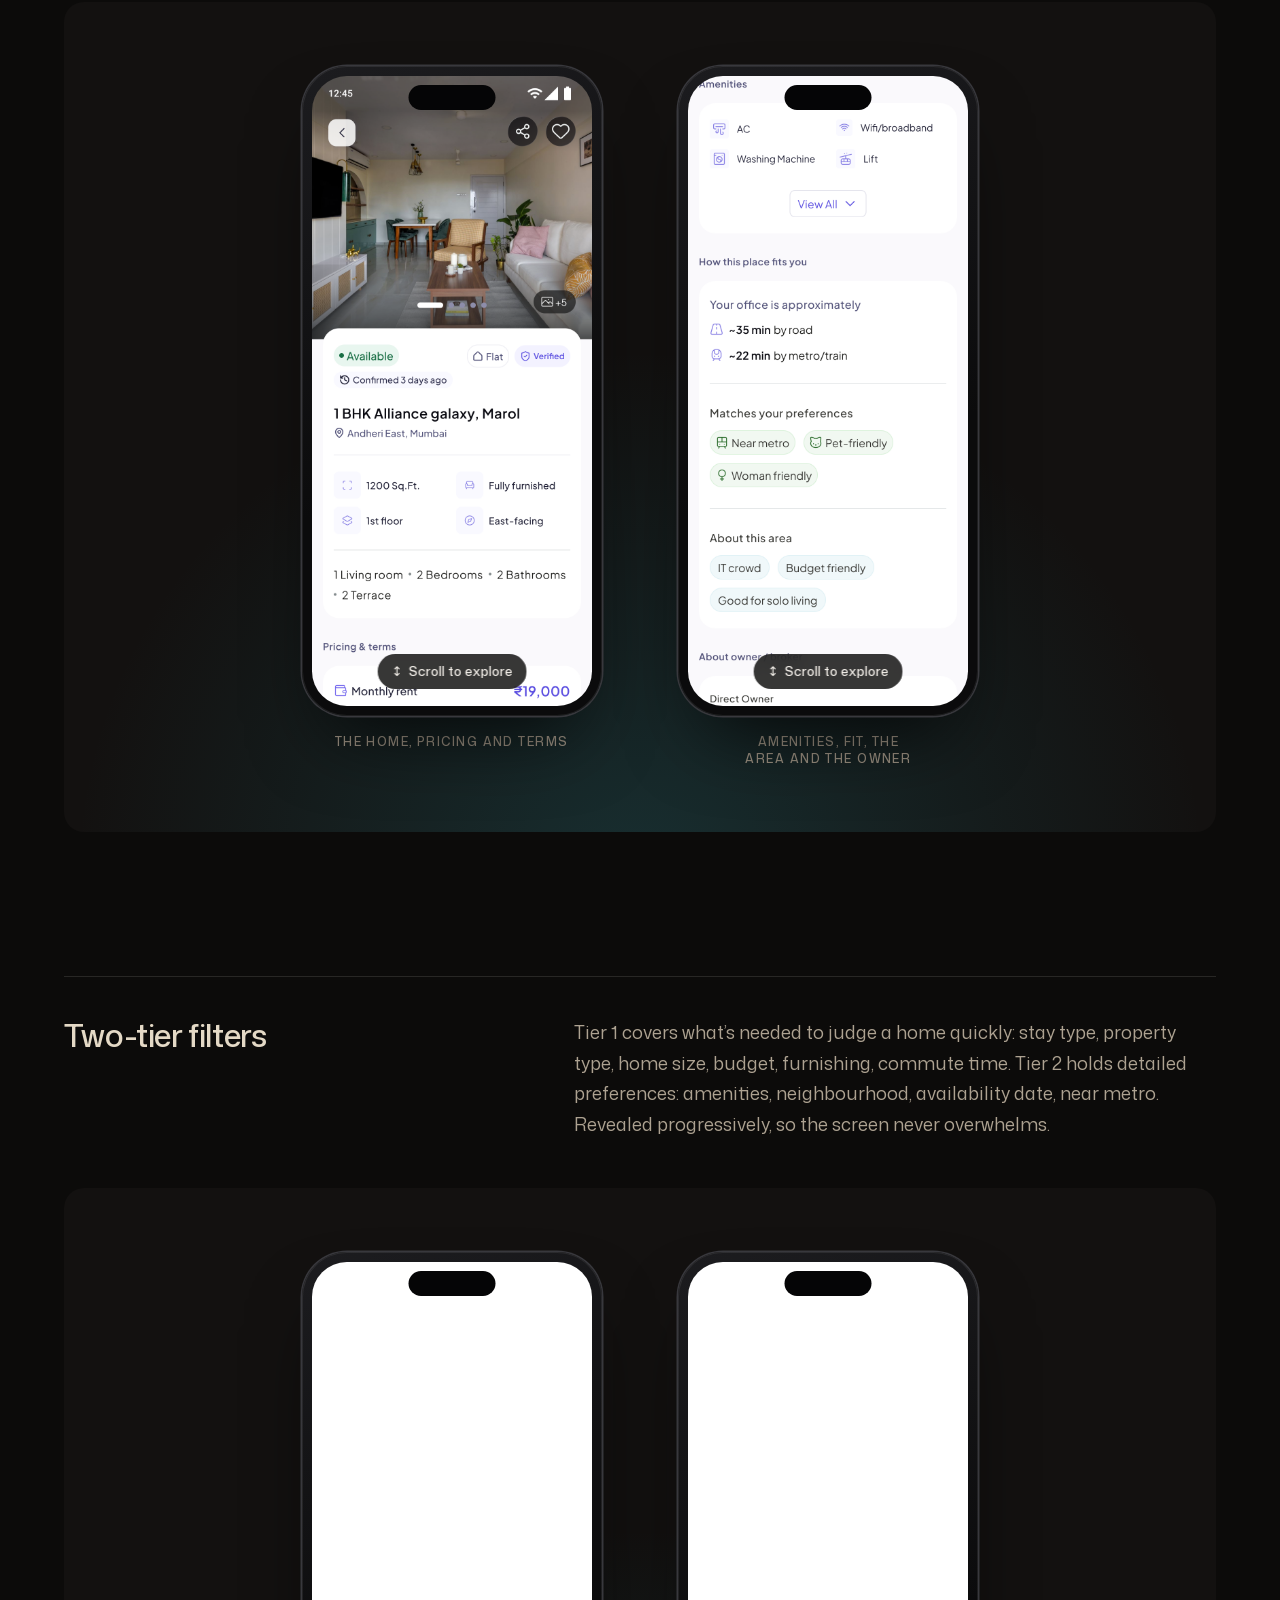
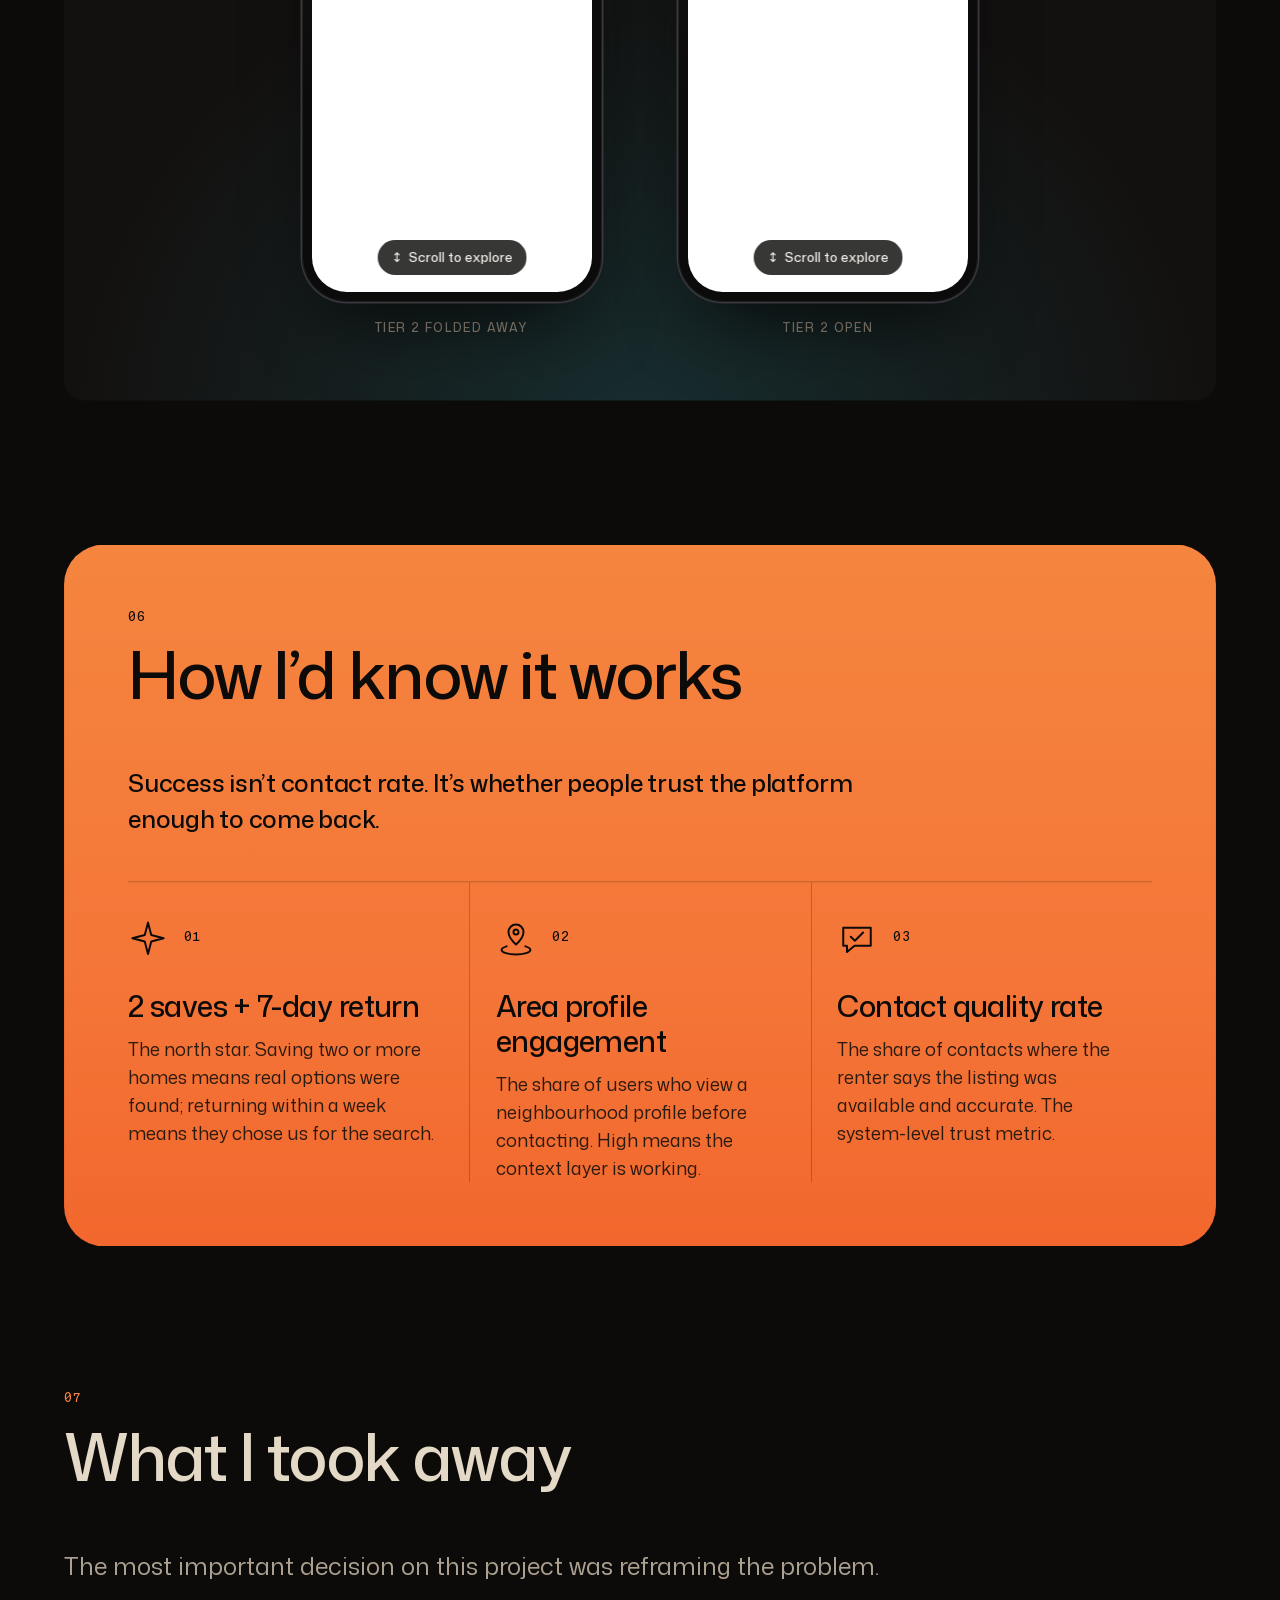
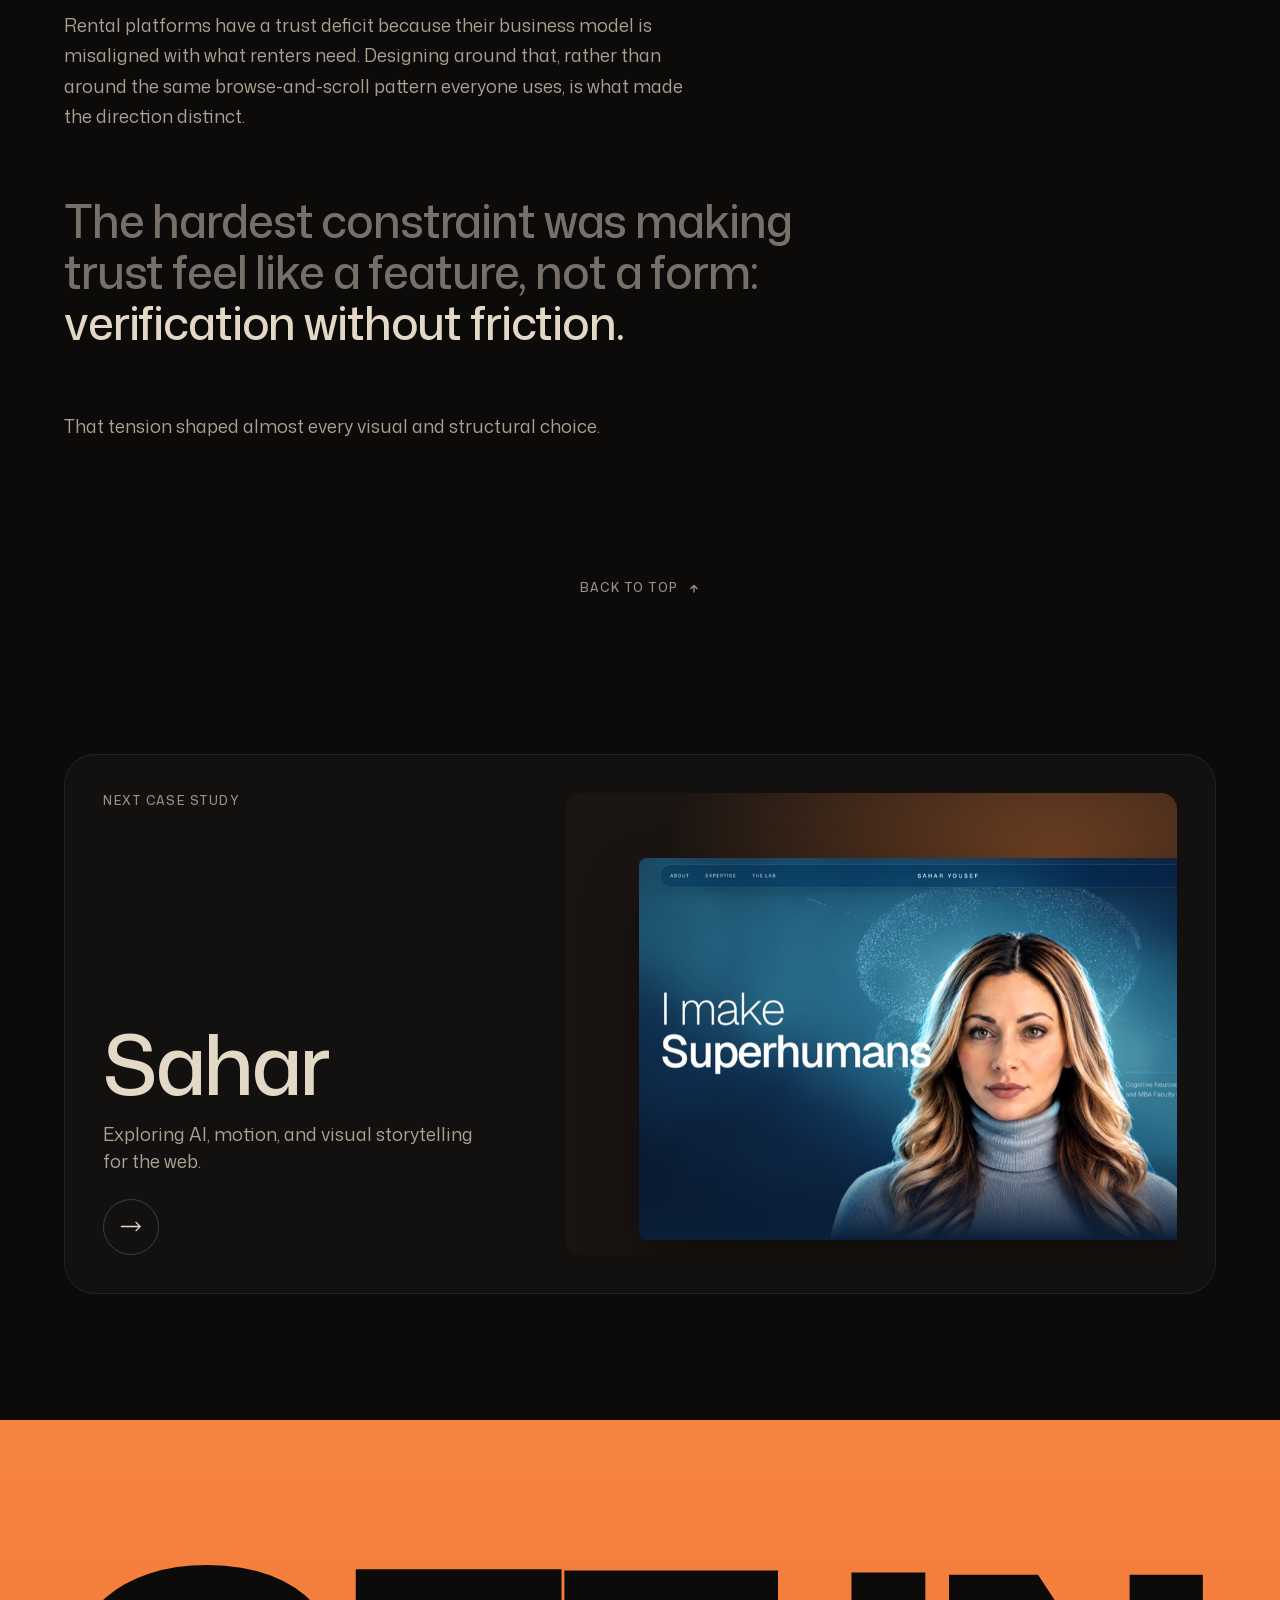
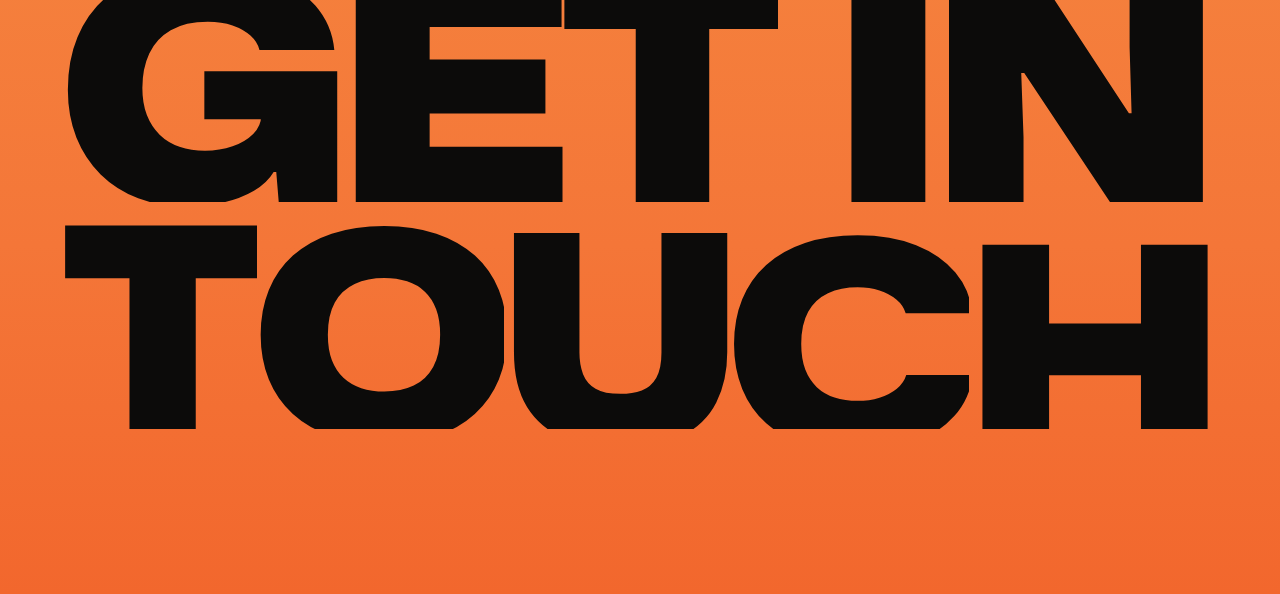
<file: work/nestwise/index.html>
<!doctype html>
<html lang="en" class="no-js">
<head>
<meta charset="utf-8">
<meta name="viewport" content="width=device-width, initial-scale=1">
<title>Nestwise case study – Shruti Kale</title>
<meta name="description" content="From 500 listings to 5 right homes: designing rental discovery around personalization and trust. A case study by Shruti Kale, product designer.">
<meta name="theme-color" content="#0C0B0A">
<meta name="color-scheme" content="dark">
<link rel="preload" href="../../assets/fonts/Zodiak-Variable.woff2" as="font" type="font/woff2" crossorigin>
<link rel="preload" href="../../assets/fonts/MonaSans-Variable-latin.woff2" as="font" type="font/woff2" crossorigin>
<link rel="preload" href="../../assets/img/work/nestwise-thumb-1536.jpg" as="image" imagesrcset="../../assets/img/work/nestwise-thumb.jpg 900w, ../../assets/img/work/nestwise-thumb-1536.jpg 1536w" imagesizes="(max-width: 767px) 92vw, 72vw" fetchpriority="high">
<link rel="stylesheet" href="../../css/main.css">
<link rel="stylesheet" href="../../css/case.css">
<script>
  // Runs before first paint: scripts on, reduced motion, and the veil when
  // arriving from another page of the site.
  (function () {
    var d = document.documentElement;
    d.classList.replace("no-js", "js");
    if (matchMedia("(prefers-reduced-motion: reduce)").matches || new URLSearchParams(location.search).has("still")) d.classList.add("rm");
    // The phones and the sheet settle in on arrival (lifted by case.js, or after 2.5s regardless).
    else { d.classList.add("case-enter"); setTimeout(function () { d.classList.remove("case-enter"); }, 2500); }
    try { if (sessionStorage.getItem("sk:veil") === "1") { d.classList.add("veil-in"); sessionStorage.removeItem("sk:veil"); setTimeout(function () { d.classList.remove("veil-in"); }, 1500); } } catch (e) {}
  })();
</script>
<script src="../../vendor/gsap.min.js" defer></script>
<script src="../../vendor/ScrollTrigger.min.js" defer></script>
<script src="../../vendor/SplitText.min.js" defer></script>
<script src="../../vendor/lenis.min.js" defer></script>
<script type="module" src="../../js/case.js"></script>
</head>
<body class="case-page case-page--bold case-page--nestwise">
<a class="skip" href="#main">Skip to content</a>

<!-- The chapters, as a quiet index on the left: a short line for each, the
     current one long and orange, names on hover. Phones get a progress bar. -->
<nav class="case-index" aria-label="Chapters" data-case-index>
  <ol>
    <li><a href="#ch-1" data-scroll-to><span class="case-index__line"></span><span class="case-index__name">01 Where it started</span></a></li>
    <li><a href="#ch-2" data-scroll-to><span class="case-index__line"></span><span class="case-index__name">02 The real problem</span></a></li>
    <li><a href="#ch-3" data-scroll-to><span class="case-index__line"></span><span class="case-index__name">03 What research revealed</span></a></li>
    <li><a href="#ch-4" data-scroll-to><span class="case-index__line"></span><span class="case-index__name">04 The decisions</span></a></li>
    <li><a href="#ch-5" data-scroll-to><span class="case-index__line"></span><span class="case-index__name">05 The design</span></a></li>
    <li><a href="#ch-6" data-scroll-to><span class="case-index__line"></span><span class="case-index__name">06 How I’d know it works</span></a></li>
    <li><a href="#ch-7" data-scroll-to><span class="case-index__line"></span><span class="case-index__name">07 What I took away</span></a></li>
  </ol>
</nav>
<div class="case-progress" aria-hidden="true"><span data-case-progress></span></div>

<main id="main">
  <!-- Three phones on a city map at night: the welcome, a listing, and the
       lifestyle picks. Behind them, the commute rings around where you work,
       about 500 listings as faint dots and five right homes lit inside. -->
  <div class="case-hero case-hero--cover" id="top" data-case-hero>
    <div class="case-hero__stage" data-case-hero-frame>
      <div class="case-tilt">
        <figure class="case-cover"><img data-case-shot src="../../assets/img/work/nestwise-thumb-1536.jpg" srcset="../../assets/img/work/nestwise-thumb.jpg 900w, ../../assets/img/work/nestwise-thumb-1536.jpg 1536w" sizes="(max-width: 767px) 92vw, 72vw" width="1536" height="1024" fetchpriority="high" alt="A young woman newly moved to a city looks out over its skyline with a mug of tea, surrounded by Nestwise cards: a commute-time slider, a map of nearby homes, a verified listing and safer-neighbourhood tags."></figure>
      </div>
    </div>
    <div class="case-hero__shade" data-case-hero-shade></div>
  </div>

  <!-- The case study itself, on a sheet that slides up over the hero. -->
  <article class="case-sheet" aria-labelledby="case-title" data-case-sheet>
    <div class="case-top">
      <a class="case-back" href="../../#work"><svg viewBox="0 0 12 12" aria-hidden="true"><path d="M9.5 6h-7M6 2.5 2.5 6 6 9.5"/></svg>Back to work</a>
      <p class="case-time">About 4 min read</p>
    </div>

    <header class="case-head">
      <h1 class="case-name" id="case-title"><span class="case-name__fit" data-case-name>Nestwise</span></h1>
      <p class="case-sub" data-reveal>From 500 listings to 5 right homes: designing rental discovery around personalization and trust.</p>
      <dl class="case-facts" data-reveal>
        <div><dt>Role</dt><dd>Product Designer, <span class="case-keep">End-to-End</span></dd></div>
        <div><dt>Project</dt><dd>Personal Project</dd></div>
        <div><dt>Industry</dt><dd>Rental-Home Discovery</dd></div>
        <div><dt>Scope</dt><dd>Secondary Research · Product Strategy · UX/UI Design</dd></div>
      </dl>
    </header>

    <!-- Chapters 01 to 04 each get at least a screen of their own: one idea
         per screen, and a line icon for each item. Chapter 02 has its own
         container, in Nestwise's teal. -->
    <section class="case-ch case-screen" id="ch-1" aria-labelledby="ch-1-title">
      <header class="case-ch__head">
        <p class="case-num" aria-hidden="true">01</p>
        <h2 class="case-h2" id="ch-1-title" data-split>Where it started</h2>
      </header>
      <p class="case-lead" data-reveal>Finding a home in a new city is one of the most stressful decisions young Indians make. Friends described the same experience again and again: hundreds of listings, most outdated or misleading, and no sense of what a neighbourhood actually feels like. I’d been through it myself.</p>
      <p class="case-quote case-quote--stack case-quote--close" data-reveal><span class="case-quote__soft">Nestwise started as a question:</span> <span class="case-quote__keep">what would a rental platform look like if it were built around the user’s confidence?</span></p>
    </section>

    <section class="case-ch case-screen" id="ch-2" aria-labelledby="ch-2-title">
      <div class="case-night case-night--teal" data-reveal-block>
        <header class="case-night__head">
          <p class="case-num" aria-hidden="true">02</p>
          <h2 class="case-kicker" id="ch-2-title">The real problem</h2>
        </header>
        <p class="case-statement"><span class="case-statement__soft">This isn’t a search problem.</span> <span class="case-statement__keep">It’s a decision-anxiety problem.</span></p>
        <p class="case-body case-night__lede">People weren’t struggling to find listings. They were struggling to trust what they found, picture where they’d actually live, and choose under deadline pressure. The existing platforms compete on listing volume, which is the opposite of what renters need.</p>
        <ol class="case-cols case-cols--4 case-cols--icons">
          <li>
            <div class="case-mark"><svg class="case-icon" viewBox="0 0 32 32" aria-hidden="true"><path d="M20 4H8a2 2 0 0 0-2 2v20a2 2 0 0 0 2 2h7"/><path d="M10 10h8M10 14h6"/><circle cx="22" cy="22" r="6.5"/><path d="M22 19v3.2l2 1.3"/></svg><span class="case-num" aria-hidden="true">01</span></div>
            <h3 class="case-h3">Stale listings that never get removed</h3>
          </li>
          <li>
            <div class="case-mark"><svg class="case-icon" viewBox="0 0 32 32" aria-hidden="true"><rect x="4" y="6" width="24" height="20" rx="2.5"/><circle cx="11" cy="12.5" r="2"/><path d="M4 22l6.5-6 4.5 4"/><path d="M19 6l-2.5 6 3.5 3-3 5 2 6"/></svg><span class="case-num" aria-hidden="true">02</span></div>
            <h3 class="case-h3">Photos that don’t match reality</h3>
            <p class="case-small">For someone relocating who can’t visit, a structural trust failure, not an edge case</p>
          </li>
          <li>
            <div class="case-mark"><svg class="case-icon" viewBox="0 0 32 32" aria-hidden="true"><path d="M9 4.5h14M9 27.5h14"/><path d="M10.5 4.5c0 6.5 5.5 8 5.5 11.5S10.5 21 10.5 27.5M21.5 4.5c0 6.5-5.5 8-5.5 11.5s5.5 5 5.5 11.5"/><path class="acc" d="M12.5 26.5c0-2.6 1.6-4.2 3.5-5.2 1.9 1 3.5 2.6 3.5 5.2z"/></svg><span class="case-num" aria-hidden="true">03</span></div>
            <h3 class="case-h3">Hard deadline pressure</h3>
          </li>
          <li>
            <div class="case-mark"><svg class="case-icon" viewBox="0 0 32 32" aria-hidden="true"><path d="M16 28.5s-9-8.3-9-15a9 9 0 0 1 18 0c0 6.7-9 15-9 15z"/><path d="M13.5 11a2.6 2.6 0 1 1 3.7 2.4c-.7.3-1.2.9-1.2 1.7v.6"/><circle class="acc" cx="16" cy="18.6" r="1.1"/></svg><span class="case-num" aria-hidden="true">04</span></div>
            <h3 class="case-h3">No neighbourhood context</h3>
            <p class="case-small">Users ask “what’s it like to live here?” and platforms answer with square footage</p>
          </li>
        </ol>
      </div>
    </section>

    <section class="case-ch case-screen" id="ch-3" aria-labelledby="ch-3-title">
      <header class="case-ch__head">
        <p class="case-num" aria-hidden="true">03</p>
        <h2 class="case-h2" id="ch-3-title" data-split>What research revealed</h2>
      </header>
      <p class="case-lead" data-reveal>I read through Reddit threads, Quora answers, and the Facebook and WhatsApp groups where renters swap advice, and used the existing platforms myself to map what each did well and where it failed. I also had a few informal conversations with people who were mid-search. That’s too small a sample to prove anything, but enough to check whether the patterns I was reading about matched real experience.</p>
      <p class="case-intro" data-reveal>Three mental models kept showing up that no platform was designing for:</p>
      <ol class="case-cols case-cols--3 case-cols--icons">
        <li data-reveal>
          <div class="case-mark"><svg class="case-icon" viewBox="0 0 32 32" aria-hidden="true"><circle class="dot" cx="16" cy="16" r="12.5"/><circle cx="16" cy="16" r="7"/><circle class="acc" cx="16" cy="16" r="2.4"/></svg><span class="case-num" aria-hidden="true">01</span></div>
          <h3 class="case-h3">Commute radius comes first.</h3>
          <p class="case-small">People draw a circle around their office before looking at a single home. Every platform does the opposite: show everything, let the user filter.</p>
        </li>
        <li data-reveal>
          <div class="case-mark"><svg class="case-icon" viewBox="0 0 32 32" aria-hidden="true"><circle cx="11.5" cy="11" r="3.6"/><path d="M4.5 25.5a7 7 0 0 1 14 0"/><circle cx="22" cy="12.5" r="3"/><path d="M19.6 18.7a5.8 5.8 0 0 1 8 5.3"/></svg><span class="case-num" aria-hidden="true">02</span></div>
          <h3 class="case-h3">Vibe matters as much as specs.</h3>
          <p class="case-small">“What kind of people live here?” outranks BHK count. Users are predicting daily life, not comparing apartments.</p>
        </li>
        <li data-reveal>
          <div class="case-mark"><svg class="case-icon" viewBox="0 0 32 32" aria-hidden="true"><path d="M16 4l10 4v7.5c0 6.3-4.3 11-10 12.8C10.3 26.5 6 21.8 6 15.5V8z"/><path d="M11.5 16l3.2 3.2 6-6.2"/></svg><span class="case-num" aria-hidden="true">03</span></div>
          <h3 class="case-h3">For women moving alone, safety is the first filter.</h3>
          <p class="case-small">It’s applied before price, before commute, before anything else.</p>
        </li>
      </ol>
    </section>

    <section class="case-ch case-screen" id="ch-4" aria-labelledby="ch-4-title">
      <header class="case-ch__head">
        <p class="case-num" aria-hidden="true">04</p>
        <h2 class="case-h2" id="ch-4-title" data-split>The decisions</h2>
      </header>
      <p class="case-quote case-quote--stack" data-reveal><span class="case-quote__soft">I started from one question:</span> <span class="case-quote__keep">what would it take for someone to feel confident enough to shortlist a home they haven’t visited?</span></p>
      <div class="case-row case-row--decision" data-reveal>
        <div class="case-row__label">
          <div class="case-mark"><svg class="case-icon" viewBox="0 0 32 32" aria-hidden="true"><circle cx="16" cy="16" r="12"/><path d="M20.5 11.5l-2.4 6.6-6.6 2.4 2.4-6.6z"/><circle class="acc" cx="16" cy="16" r="1.3"/></svg><span class="case-num" aria-hidden="true">01</span></div>
          <h3 class="case-h3 case-h3--lg">Help people decide, not just search</h3>
        </div>
        <div class="case-row__main">
          <p class="case-body">Most platforms are search engines. The real need is decision support. That changed the onboarding, the hierarchy of the listing card, and what gets surfaced first. Instead of “what are you looking for?”, onboarding asks “where do you need to be?” and builds outward from there.</p>
          <figure class="case-detail case-detail--narrow">
            <div class="case-crop" style="aspect-ratio: 760 / 410; --x: 32; --y: 230; --w: 760; --h: 410; --iw: 824">
              <img src="../../assets/img/work/nestwise/onboarding-work.png" width="824" height="1768" loading="lazy" decoding="async" alt="From onboarding: “Where will you be working?”, with a field for an area, office or company name, and a note that homes will be found nearby so the commute is one less thing to worry about.">
            </div>
          </figure>
        </div>
      </div>
      <div class="case-row case-row--decision" data-reveal>
        <div class="case-row__label">
          <div class="case-mark"><svg class="case-icon" viewBox="0 0 32 32" aria-hidden="true"><circle cx="13" cy="11" r="4.2"/><path d="M5 26.5a8 8 0 0 1 16 0"/><path d="M20.5 18.5l2.8 2.8 5-5.2"/></svg><span class="case-num" aria-hidden="true">02</span></div>
          <h3 class="case-h3 case-h3--lg">Design trust in, don’t bolt it on</h3>
        </div>
        <div class="case-row__main">
          <p class="case-body">Airbnb builds trust through review volume, LinkedIn through verified identity. I borrowed from both: identity-anchored landlord profiles, freshness indicators showing when a listing was last confirmed, and photo verification signals. My own constraint: none of it could feel like a compliance form. Bureaucratic trust would break the calm the whole product depends on.</p>
          <figure class="case-detail case-detail--pair">
            <div class="case-crop" style="aspect-ratio: 760 / 300; --x: 32; --y: 780; --w: 760; --h: 300; --iw: 824">
              <img src="../../assets/img/work/nestwise/details.png" width="824" height="5824" loading="lazy" decoding="async" alt="From a listing: available, confirmed 3 days ago, a flat with a verified badge, the 1 BHK in Alliance Galaxy, Marol, in Andheri East, Mumbai.">
            </div>
            <div class="case-crop" style="aspect-ratio: 760 / 396; --x: 32; --y: 4636; --w: 760; --h: 396; --iw: 824">
              <img src="../../assets/img/work/nestwise/details.png" width="824" height="5824" loading="lazy" decoding="async" alt="From a listing: the direct owner’s profile, a member since 2022 who usually replies within 2 hours and replies to 9 out of 10 inquiries.">
            </div>
          </figure>
        </div>
      </div>
      <div class="case-row case-row--decision" data-reveal>
        <div class="case-row__label">
          <div class="case-mark"><svg class="case-icon" viewBox="0 0 32 32" aria-hidden="true"><circle cx="8.5" cy="9" r="3.5"/><circle cx="8.5" cy="23" r="3.5"/><path d="M11.4 11.1 27 24M11.4 20.9 27 8"/></svg><span class="case-num" aria-hidden="true">03</span></div>
          <h3 class="case-h3 case-h3--lg">Cut what adds complexity without adding confidence</h3>
        </div>
        <p class="case-body">Early explorations included reviews, and tenant forums. I cut them. They were valuable, but each added a decision variable for someone already under pressure. The test for every feature: does it help a user move from “maybe” to “I want to see this place”?</p>
      </div>
    </section>

    <!-- The design: the principles, the palette taken from the screens, then
         each piece of the product on phones. -->
    <section class="case-ch" id="ch-5" aria-labelledby="ch-5-title">
      <header class="case-ch__head">
        <p class="case-num" aria-hidden="true">05</p>
        <h2 class="case-h2" id="ch-5-title" data-split>The design</h2>
      </header>
      <header class="case-group" data-reveal>
        <h3 class="case-group__title">The four rules I kept coming back to</h3>
        <p class="case-body">Whenever I got stuck on a design call, one of these settled it.</p>
      </header>
      <ol class="case-cols case-cols--4 case-cols--icons">
        <li data-reveal>
          <div class="case-mark"><svg class="case-icon" viewBox="0 0 32 32" aria-hidden="true"><path d="M5 11V7a2 2 0 0 1 2-2h4M21 5h4a2 2 0 0 1 2 2v4M27 21v4a2 2 0 0 1-2 2h-4M11 27H7a2 2 0 0 1-2-2v-4"/><circle class="acc" cx="16" cy="16" r="2.6"/></svg><span class="case-num" aria-hidden="true">01</span></div>
          <h4 class="case-h3">Clarity over completeness</h4>
          <p class="case-small">Show less, mean more.</p>
        </li>
        <li data-reveal>
          <div class="case-mark"><svg class="case-icon" viewBox="0 0 32 32" aria-hidden="true"><circle cx="16" cy="16" r="12"/><path d="M10.5 16.2l3.6 3.6 7.4-7.6"/></svg><span class="case-num" aria-hidden="true">02</span></div>
          <h4 class="case-h3">Confidence over choice</h4>
          <p class="case-small">Five right homes, not 500.</p>
        </li>
        <li data-reveal>
          <div class="case-mark"><svg class="case-icon" viewBox="0 0 32 32" aria-hidden="true"><path d="M4 8.5l8-3.5 8 3.5 8-3.5v18.5l-8 3.5-8-3.5-8 3.5z"/><path d="M12 5v18.5M20 8.5V27"/></svg><span class="case-num" aria-hidden="true">03</span></div>
          <h4 class="case-h3">Context over raw data</h4>
          <p class="case-small">Commute, vibe, fit.</p>
        </li>
        <li data-reveal>
          <div class="case-mark"><svg class="case-icon" viewBox="0 0 32 32" aria-hidden="true"><path d="M6 26C6 14.5 14 6 26 6c0 12-8.5 20-20 20z"/><path d="M6 26 17.5 14.5"/></svg><span class="case-num" aria-hidden="true">04</span></div>
          <h4 class="case-h3">Calm over transactional</h4>
          <p class="case-small">A helpful guide, not a marketplace.</p>
        </li>
      </ol>
      <!-- The colours, taken from the redesigned screens. -->
      <div class="case-palette" data-reveal>
        <div>
          <h3 class="case-h3">Minimal, modern, easy to scan</h3>
          <p class="case-small">The redesign moved to a cleaner palette, so the app feels modern and confident, not boring, for young Indians moving cities for a job or studies. One violet carries every call to action and selection, with strong contrast against a soft white canvas.</p>
        </div>
        <ul class="case-swatches" aria-label="Nestwise’s colours">
          <li style="--c: #5B4FE0"><span class="case-swatch" aria-hidden="true"></span>Violet <span class="case-swatch__hex">#5B4FE0</span><span class="case-swatch__use">Buttons, selections</span></li>
          <li style="--c: #F3F2FF"><span class="case-swatch" aria-hidden="true"></span>Lavender <span class="case-swatch__hex">#F3F2FF</span><span class="case-swatch__use">Selected states</span></li>
          <li style="--c: #1B1B2F"><span class="case-swatch" aria-hidden="true"></span>Ink <span class="case-swatch__hex">#1B1B2F</span><span class="case-swatch__use">Headings</span></li>
          <li style="--c: #55557A"><span class="case-swatch" aria-hidden="true"></span>Slate <span class="case-swatch__hex">#55557A</span><span class="case-swatch__use">Supporting text</span></li>
          <li style="--c: #FAF9FC"><span class="case-swatch" aria-hidden="true"></span>Cloud <span class="case-swatch__hex">#FAF9FC</span><span class="case-swatch__use">Background</span></li>
          <li style="--c: #1F6F47"><span class="case-swatch" aria-hidden="true"></span>Green <span class="case-swatch__hex">#1F6F47</span><span class="case-swatch__use">Available</span></li>
        </ul>
      </div>

      <div class="case-work">
        <div class="case-row" data-reveal>
          <h3 class="case-h3 case-h3--work">Onboarding that narrows before it shows</h3>
          <p class="case-body">Work location, commute time, lifestyle choices (solo woman, family, student). By the first listing, the irrelevant 90% is already gone.</p>
        </div>
        <!-- The onboarding questions, one phone each, in order. -->
        <figure class="case-stage case-stage--strip" data-reveal-panel>
          <ol class="phone-strip">
            <li data-reveal><div class="phone"><div class="phone__frame"><div class="phone__screen"><img src="../../assets/img/work/nestwise/onboarding-city.png" width="824" height="1768" loading="lazy" decoding="async" alt="“Which city are you moving to?”, with suggestions as you type."></div></div></div><p class="phone-strip__label"><span aria-hidden="true">01</span> City</p></li>
            <li data-reveal><div class="phone"><div class="phone__frame"><div class="phone__screen"><img src="../../assets/img/work/nestwise/onboarding-reason.png" width="824" height="1768" loading="lazy" decoding="async" alt="“What brings you to town?”: work or a new job, college or studies, moving with family, or something else."></div></div></div><p class="phone-strip__label"><span aria-hidden="true">02</span> Reason</p></li>
            <li data-reveal><div class="phone"><div class="phone__frame"><div class="phone__screen"><img src="../../assets/img/work/nestwise/onboarding-work.png" width="824" height="1768" loading="lazy" decoding="async" alt="“Where will you be working?”, with a field for an area, office or company name."></div></div></div><p class="phone-strip__label"><span aria-hidden="true">03</span> Work</p></li>
            <li data-reveal><div class="phone"><div class="phone__frame"><div class="phone__screen"><img src="../../assets/img/work/nestwise/onboarding-budget.png" width="824" height="1768" loading="lazy" decoding="async" alt="“What’s a comfortable monthly rent for you?”: a range from ₹20K to ₹40K, what to expect in it, and quick ranges."></div></div></div><p class="phone-strip__label"><span aria-hidden="true">04</span> Budget</p></li>
            <li data-reveal><div class="phone"><div class="phone__frame"><div class="phone__screen"><img src="../../assets/img/work/nestwise/onboarding-lifestyle.png" width="824" height="1768" loading="lazy" decoding="async" alt="“What matters most in your daily life?”: pick up to three must-haves."></div></div></div><p class="phone-strip__label"><span aria-hidden="true">05</span> Lifestyle</p></li>
          </ol>
        </figure>
      </div>

      <div class="case-work">
        <div class="case-row" data-reveal>
          <h3 class="case-h3 case-h3--work">Cards that answer four questions</h3>
          <p class="case-body">Is it available? In budget? In the right area? Does it fit me? Only what’s needed to make someone curious enough to open it.</p>
        </div>
        <!-- The card, with each of the four questions pointing at the part
             of it that answers it. -->
        <figure class="case-stage" data-reveal-panel>
          <div class="anno">
            <div class="anno__card">
              <img src="../../assets/img/work/nestwise/card.png" width="752" height="1574" loading="lazy" decoding="async" alt="A Nestwise listing card: available and confirmed 3 days ago; the 1 BHK in Alliance Galaxy, Marol, Andheri East, with its size, furnishing, floor and facing; 22 minutes to the office by metro or about 35 by road; tags for near metro, pet-friendly and woman friendly; and ₹25,000 a month.">
              <ol class="anno__notes">
                <li class="anno__note anno__note--left" style="--x: 6; --y: 5"><span class="anno__num" aria-hidden="true">01</span><span class="anno__text">Is it available?</span></li>
                <li class="anno__note anno__note--right" style="--x: 92; --y: 92"><span class="anno__num" aria-hidden="true">02</span><span class="anno__text">In budget?</span></li>
                <li class="anno__note anno__note--left" style="--x: 5; --y: 72"><span class="anno__num" aria-hidden="true">03</span><span class="anno__text">In the right area?</span></li>
                <li class="anno__note anno__note--right" style="--x: 66; --y: 79.5"><span class="anno__num" aria-hidden="true">04</span><span class="anno__text">Does it fit me?</span></li>
              </ol>
            </div>
            <ol class="anno__legend" aria-hidden="true">
              <li><span>01</span>Is it available?</li>
              <li><span>02</span>In budget?</li>
              <li><span>03</span>In the right area?</li>
              <li><span>04</span>Does it fit me?</li>
            </ol>
          </div>
        </figure>
      </div>

      <div class="case-work">
        <div class="case-row" data-reveal>
          <h3 class="case-h3 case-h3--work">Detail pages built for confidence</h3>
          <p class="case-body">Specs, pricing and deposits, amenities, commute and neighbourhood context, lifestyle fit, and owner expectations, grouped in a clear hierarchy so people can evaluate a home without contacting anyone for basics. They show what it will be like to live there, not just what’s available.</p>
        </div>
        <!-- The whole listing page on two phones; each scrolls through its
             half as you scroll past. -->
        <figure class="case-stage" data-reveal-panel>
          <div class="phone-pair">
            <div class="phone-pair__item">
              <div class="phone" style="--screen: #F7F4F0"><div class="phone__frame"><div class="phone__screen phone__screen--scroll" data-phone-scroll data-lenis-prevent tabindex="0" role="region" aria-label="The top of the listing page, scrollable"><img src="../../assets/img/work/nestwise/details-1.png" width="824" height="2860" loading="lazy" decoding="async" alt="The top of a listing page: photos, availability, the home’s details and rooms, then pricing and terms (rent, deposit, maintenance, brokerage, parking) and the lock-in, notice and duration."></div><span class="phone__hint" aria-hidden="true">Scroll to explore</span></div></div>
              <p class="case-caption">The home, pricing and terms</p>
            </div>
            <div class="phone-pair__item">
              <div class="phone" style="--screen: #F7F4F0"><div class="phone__frame"><div class="phone__screen phone__screen--scroll" data-phone-scroll data-lenis-prevent tabindex="0" role="region" aria-label="The rest of the listing page, scrollable"><img src="../../assets/img/work/nestwise/details-2.png" width="824" height="2962" loading="lazy" decoding="async" alt="The rest of the listing page: amenities; how the place fits you, with the commute, matching preferences and the area; the owner’s profile and preferences; and buttons to call or chat."></div><span class="phone__hint" aria-hidden="true">Scroll to explore</span></div></div>
              <p class="case-caption">Amenities, fit, the area and the owner</p>
            </div>
          </div>
        </figure>
      </div>

      <div class="case-work">
        <div class="case-row" data-reveal>
          <h3 class="case-h3 case-h3--work">Two-tier filters</h3>
          <p class="case-body">Tier 1 covers what’s needed to judge a home quickly: stay type, property type, home size, budget, furnishing, commute time. Tier 2 holds detailed preferences: amenities, neighbourhood, availability date, near metro. Revealed progressively, so the screen never overwhelms.</p>
        </div>
        <figure class="case-stage" data-reveal-panel>
          <div class="phone-pair">
            <div class="phone-pair__item">
              <div class="phone"><div class="phone__frame"><div class="phone__screen phone__screen--scroll" data-phone-scroll data-lenis-prevent tabindex="0" role="region" aria-label="Filters, tier 2 folded, scrollable"><img src="../../assets/img/work/nestwise/filters-1.png" width="824" height="4616" loading="lazy" decoding="async" alt="Filters with the first tier open (budget, type of home, home size, furnishing, commute time) and the detailed groups folded below."></div><span class="phone__hint" aria-hidden="true">Scroll to explore</span></div></div>
              <p class="case-caption">Tier 2 folded away</p>
            </div>
            <div class="phone-pair__item">
              <div class="phone"><div class="phone__frame"><div class="phone__screen phone__screen--scroll" data-phone-scroll data-lenis-prevent tabindex="0" role="region" aria-label="Filters, tier 2 open, scrollable"><img src="../../assets/img/work/nestwise/filters-2.png" width="824" height="5996" loading="lazy" decoding="async" alt="Filters with the detailed groups open: building and home, lifestyle and preferences, cost and availability, location and connectivity, and for women."></div><span class="phone__hint" aria-hidden="true">Scroll to explore</span></div></div>
              <p class="case-caption">Tier 2 open</p>
            </div>
          </div>
        </figure>
      </div>
    </section>

    <!-- How she'd know it works, in the block of colour the other case
         studies give their impact. These are the measures she'd watch. -->
    <section class="case-ch" id="ch-6" aria-labelledby="ch-6-title">
      <div class="case-impact" data-cursor-tone="orange" data-reveal-block>
        <header class="case-ch__head">
          <p class="case-num" aria-hidden="true">06</p>
          <h2 class="case-h2" id="ch-6-title" data-split>How I’d know it works</h2>
        </header>
        <p class="case-impact__intro">Success isn’t contact rate. It’s whether people trust the platform enough to come back.</p>
        <ul class="case-measures">
          <li>
            <div class="case-mark"><svg class="case-icon" viewBox="0 0 32 32" aria-hidden="true"><path d="M16 3.5l2.6 9.9 9.9 2.6-9.9 2.6-2.6 9.9-2.6-9.9-9.9-2.6 9.9-2.6z"/></svg><span class="case-num" aria-hidden="true">01</span></div>
            <h3 class="case-measure__title">2 saves + 7-day return</h3>
            <p>The north star. Saving two or more homes means real options were found; returning within a week means they chose us for the search.</p>
          </li>
          <li>
            <div class="case-mark"><svg class="case-icon" viewBox="0 0 32 32" aria-hidden="true"><path d="M16 21s-6-5.4-6-10a6 6 0 0 1 12 0c0 4.6-6 10-6 10z"/><circle cx="16" cy="11" r="2"/><path d="M8.5 22.5c-2.5.7-4 1.7-4 2.8 0 2 5.1 3.7 11.5 3.7s11.5-1.7 11.5-3.7c0-1.1-1.5-2.1-4-2.8"/></svg><span class="case-num" aria-hidden="true">02</span></div>
            <h3 class="case-measure__title">Area profile engagement</h3>
            <p>The share of users who view a neighbourhood profile before contacting. High means the context layer is working.</p>
          </li>
          <li>
            <div class="case-mark"><svg class="case-icon" viewBox="0 0 32 32" aria-hidden="true"><path d="M5 7.5h22v14.5H14l-6 5v-5H5z"/><path d="M11 14.8l3.3 3.2 6.6-6.6"/></svg><span class="case-num" aria-hidden="true">03</span></div>
            <h3 class="case-measure__title">Contact quality rate</h3>
            <p>The share of contacts where the renter says the listing was available and accurate. The system-level trust metric.</p>
          </li>
        </ul>
      </div>
    </section>

    <section class="case-ch" id="ch-7" aria-labelledby="ch-7-title">
      <header class="case-ch__head">
        <p class="case-num" aria-hidden="true">07</p>
        <h2 class="case-h2" id="ch-7-title" data-split>What I took away</h2>
      </header>
      <p class="case-lead" data-reveal>The most important decision on this project was reframing the problem.</p>
      <p class="case-body" data-reveal>Rental platforms have a trust deficit because their business model is misaligned with what renters need. Designing around that, rather than around the same browse-and-scroll pattern everyone uses, is what made the direction distinct.</p>
      <p class="case-quote case-quote--stack" data-reveal><span class="case-quote__soft">The hardest constraint was making trust feel like a feature, not a form:</span> <span class="case-quote__keep">verification without friction.</span></p>
      <p class="case-body" data-reveal>That tension shaped almost every visual and structural choice.</p>
    </section>

    <p class="case-up"><a href="#top" data-scroll-to>Back to top<svg viewBox="0 0 12 12" aria-hidden="true"><path d="M6 9.5v-7M2.5 6 6 2.5 9.5 6"/></svg></a></p>
  </article>

  <!-- On to the next project: one big card. -->
  <section class="case-next" aria-label="Next case study">
    <a class="case-next__card" href="../sahar/" data-cursor="Next case study">
      <span class="case-next__text">
        <span class="case-next__label">Next case study</span>
        <span class="case-next__name">Sahar</span>
        <span class="case-next__line">Exploring AI, motion, and visual storytelling for the web.</span>
        <span class="case-next__go" aria-hidden="true"><svg viewBox="0 0 24 12"><path d="M1 6h21M17 1l5 5-5 5"/></svg></span>
      </span>
      <span class="case-next__media">
        <img src="../../assets/img/work/sahar-900.jpg" srcset="../../assets/img/work/sahar-900.jpg 900w, ../../assets/img/work/sahar-1600.jpg 1600w" sizes="(max-width: 767px) 90vw, 50vw" width="1600" height="1000" loading="lazy" decoding="async" alt="">
      </span>
    </a>
  </section>
</main>

<!-- The end, and the page's one burst of colour. The same footer as the home
     page: why to write, the address and LinkedIn, and "Get in touch". -->
<footer class="contact" id="contact" aria-labelledby="contact-title" data-contact data-cursor-tone="orange">
  <div class="contact__inner" data-contact-inner>
    <div class="contact__row">
      <p class="contact__intro">For enquiries, collaboration requests or job opportunities, don’t hesitate to reach&nbsp;out.</p>
      <div class="contact__links">
        <a class="contact__link contact__link--mail" href="mailto:shrutikale2996@gmail.com">shrutikale2996@gmail.com<svg class="contact__arrow" viewBox="0 0 12 12" aria-hidden="true"><path d="M3 9 9 3M4 3h5v5"/></svg></a>
        <a class="contact__link contact__link--in" href="https://www.linkedin.com/in/shruti48011/" target="_blank" rel="noopener"><svg class="contact__logo" viewBox="0 0 24 24" aria-hidden="true"><path d="M20.447 20.452h-3.554v-5.569c0-1.328-.027-3.037-1.852-3.037-1.853 0-2.136 1.445-2.136 2.939v5.667H9.351V9h3.414v1.561h.046c.477-.9 1.637-1.85 3.37-1.85 3.601 0 4.267 2.37 4.267 5.455v6.286zM5.337 7.433c-1.144 0-2.063-.926-2.063-2.065 0-1.138.92-2.063 2.063-2.063 1.14 0 2.064.925 2.064 2.063 0 1.139-.925 2.065-2.064 2.065zm1.782 13.019H3.555V9h3.564v11.452zM22.225 0H1.771C.792 0 0 .774 0 1.729v20.542C0 23.227.792 24 1.771 24h20.451C23.2 24 24 23.227 24 22.271V1.729C24 .774 23.2 0 22.222 0h.003z"/></svg>LinkedIn<svg class="contact__arrow" viewBox="0 0 12 12" aria-hidden="true"><path d="M3 9 9 3M4 3h5v5"/></svg><span class="sr-only"> (opens in a new tab)</span></a>
        <a class="contact__link contact__link--cv" href="https://drive.google.com/file/d/1TlH67RspdcD6grU6v7CUHheN0Rj49Lgq/view?usp=sharing" target="_blank" rel="noopener">Resume<svg class="contact__arrow" viewBox="0 0 12 12" aria-hidden="true"><path d="M3 9 9 3M4 3h5v5"/></svg><span class="sr-only"> (opens in a new tab)</span></a>
      </div>
      <p class="contact__legal">© 2026 Shruti Kale</p>
    </div>
    <h2 class="contact__title" id="contact-title"><a class="contact__cta" href="mailto:shrutikale2996@gmail.com" data-contact-cta><span class="contact__line">Get in</span> <span class="contact__line">touch</span></a></h2>
  </div>
</footer>

<div class="cursor" aria-hidden="true"><span class="cursor__dot"></span><span class="cursor__ring"></span><span class="cursor__label">why?</span><span class="cursor__cta"></span></div>
</body>
</html>
</file>
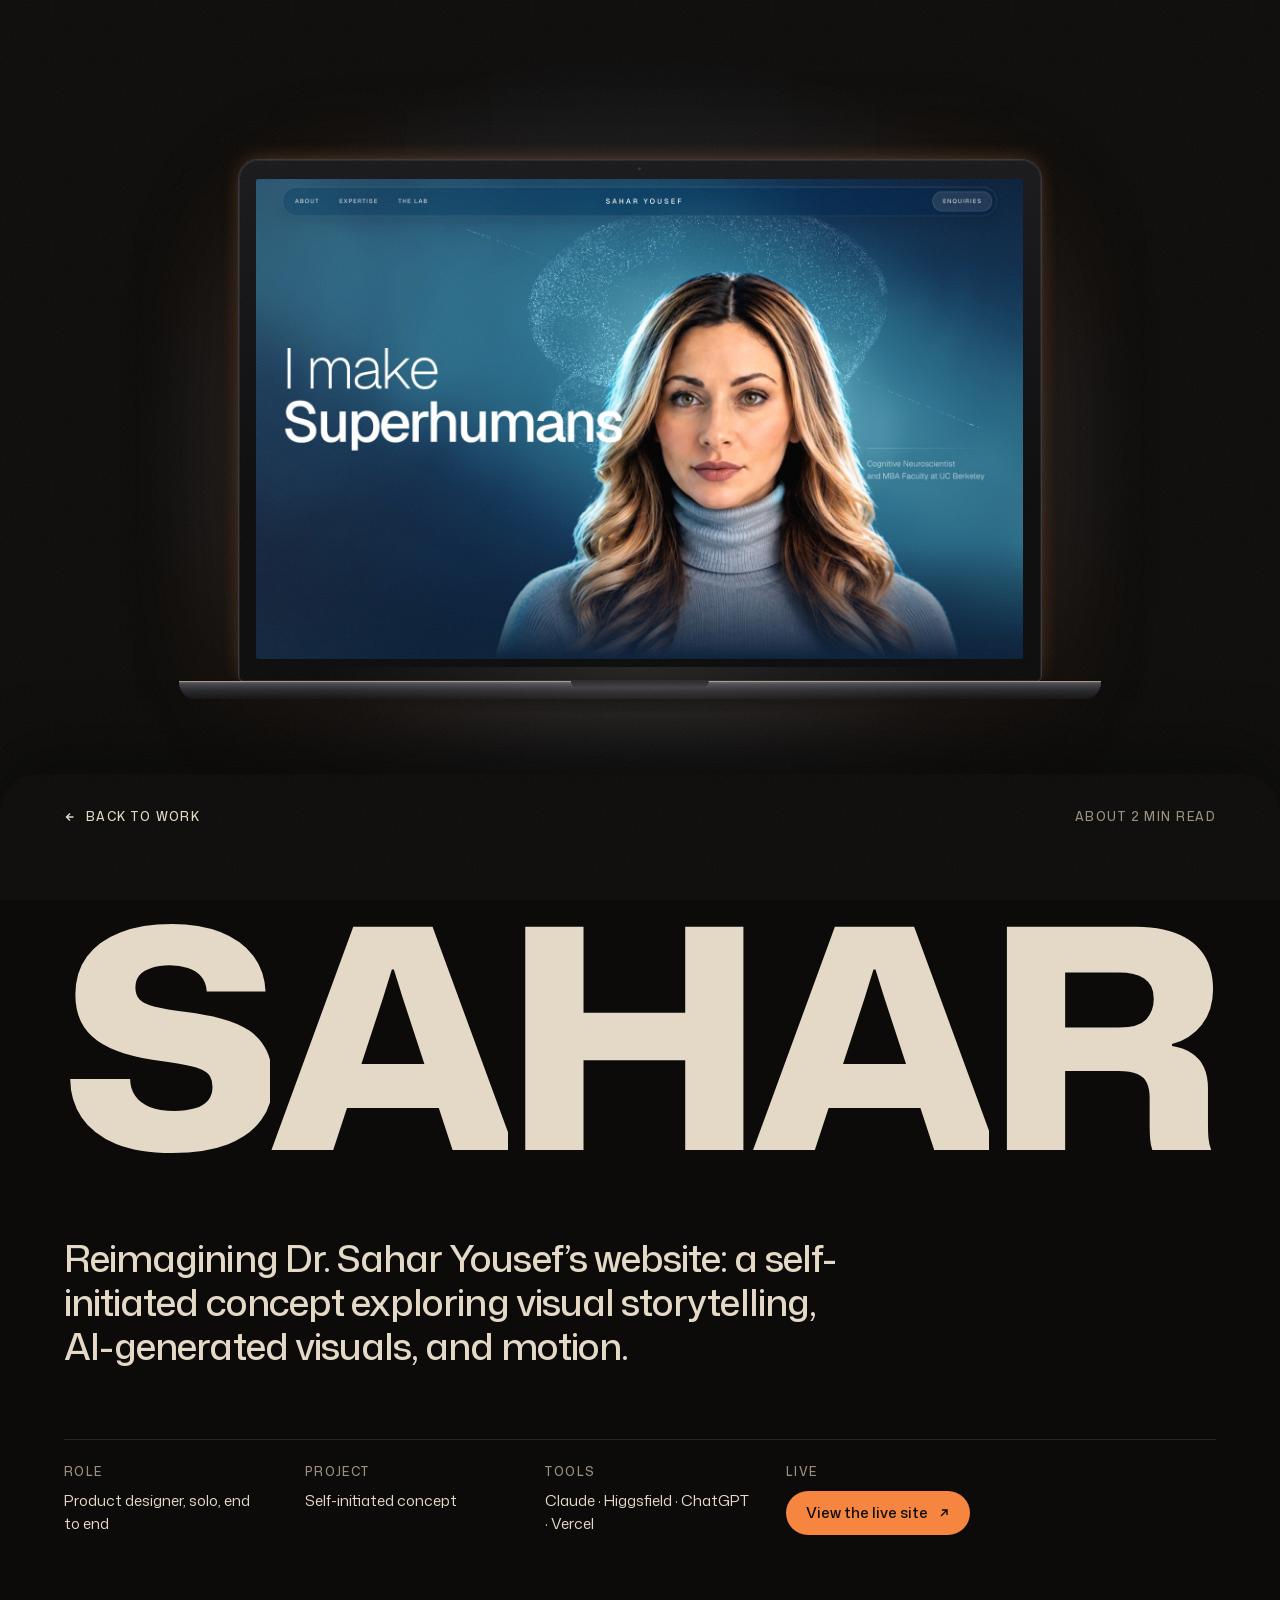
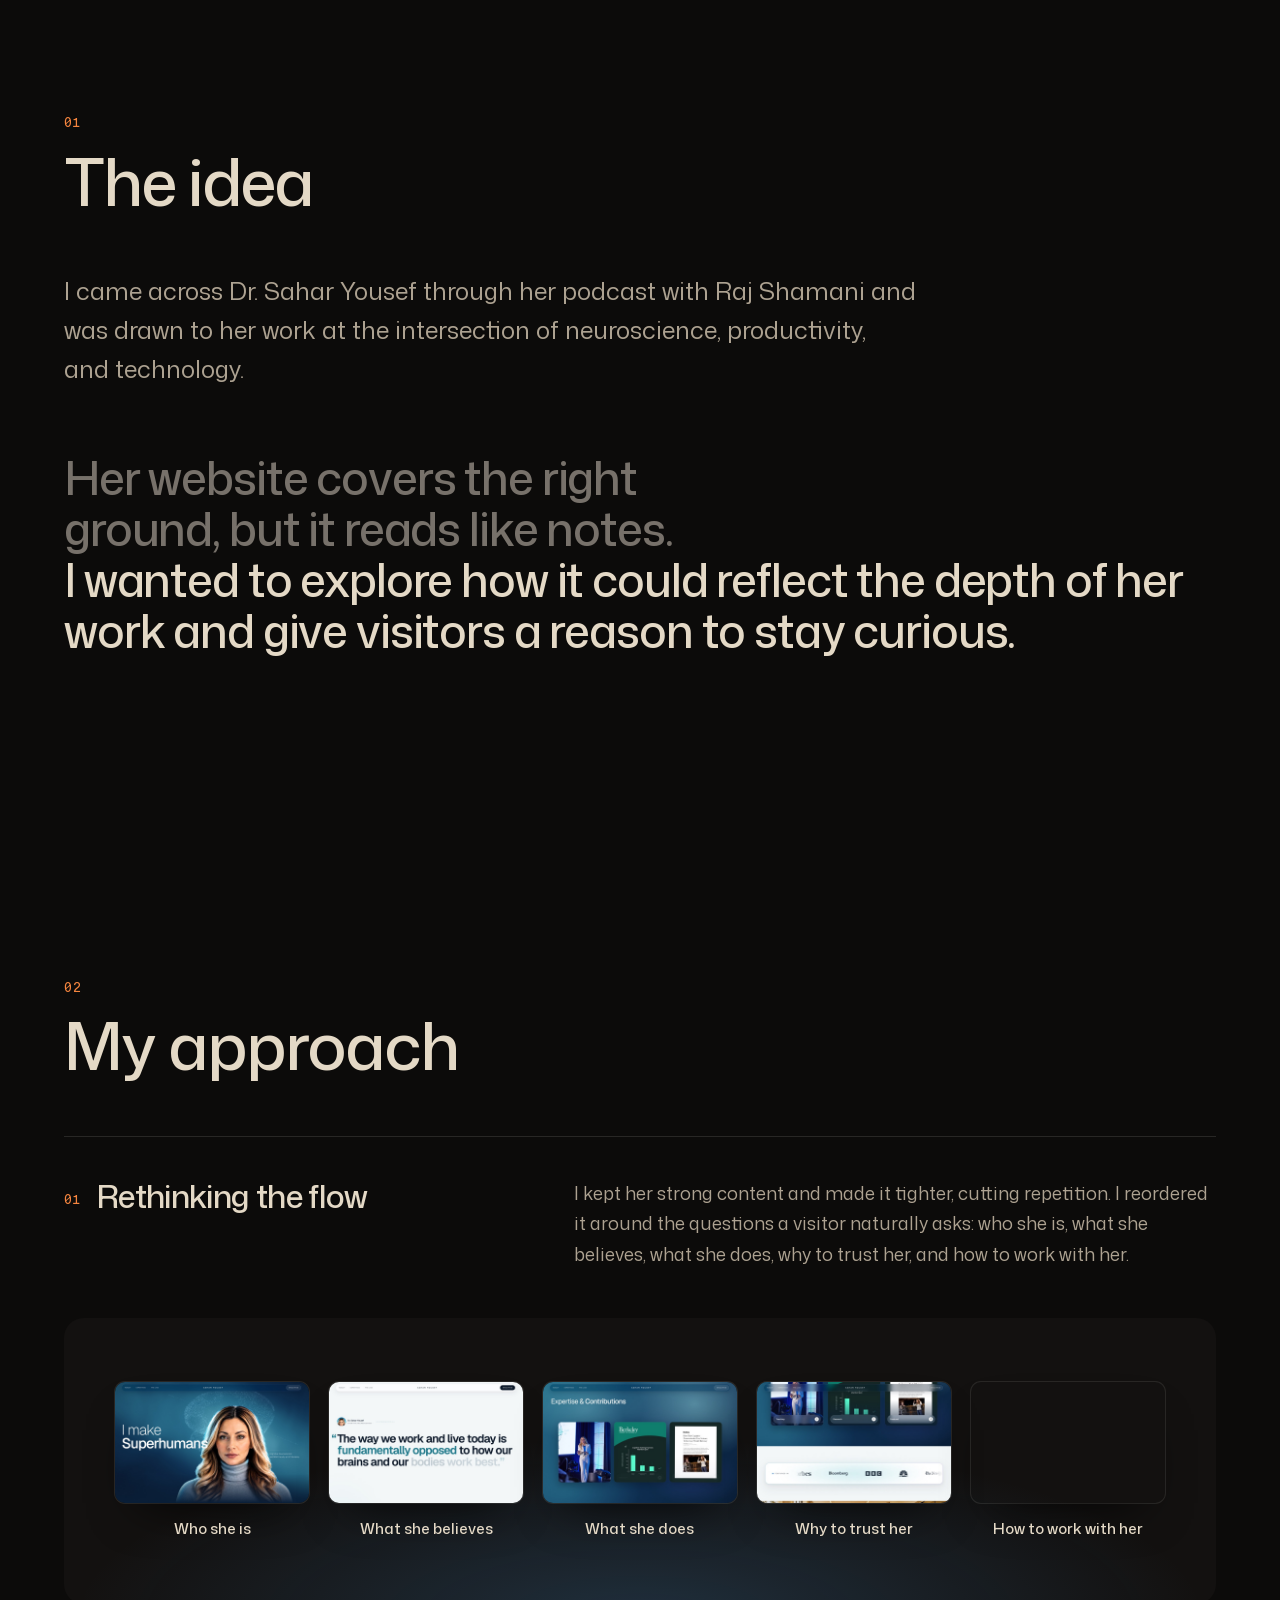
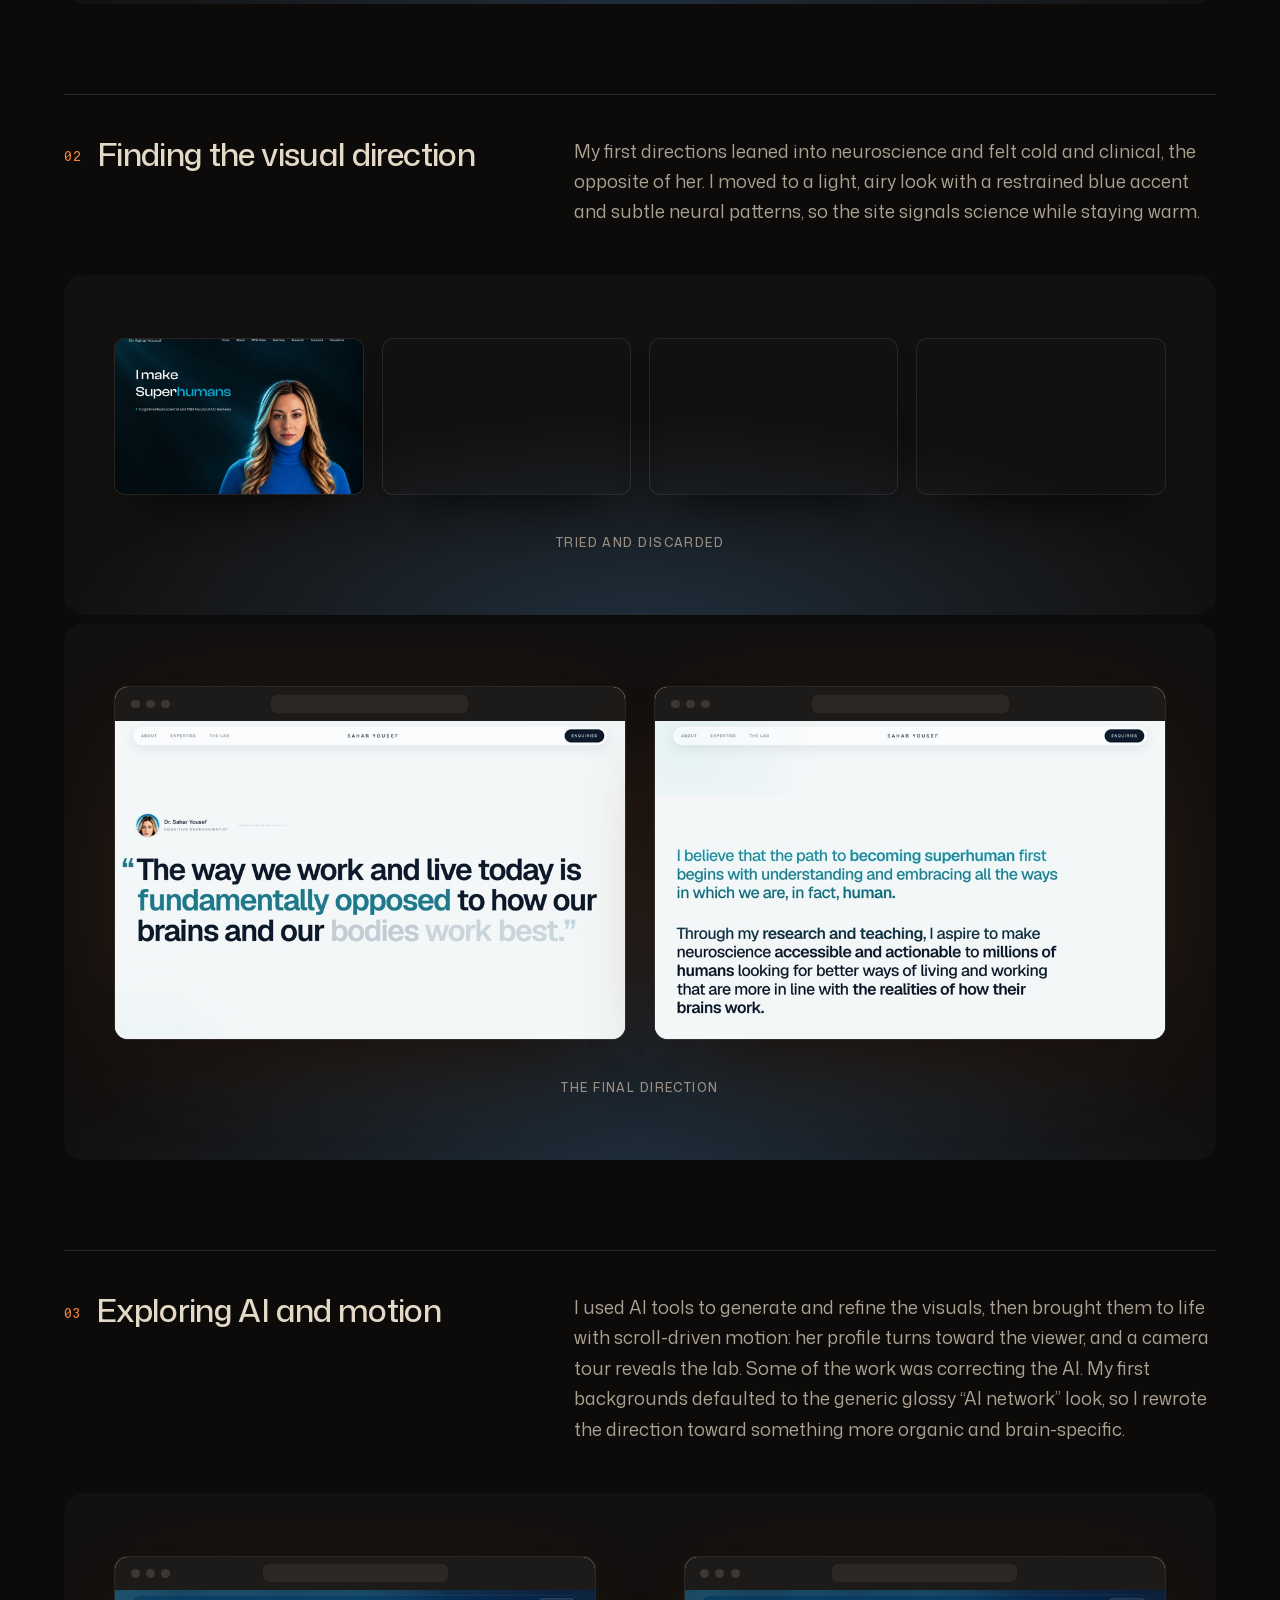
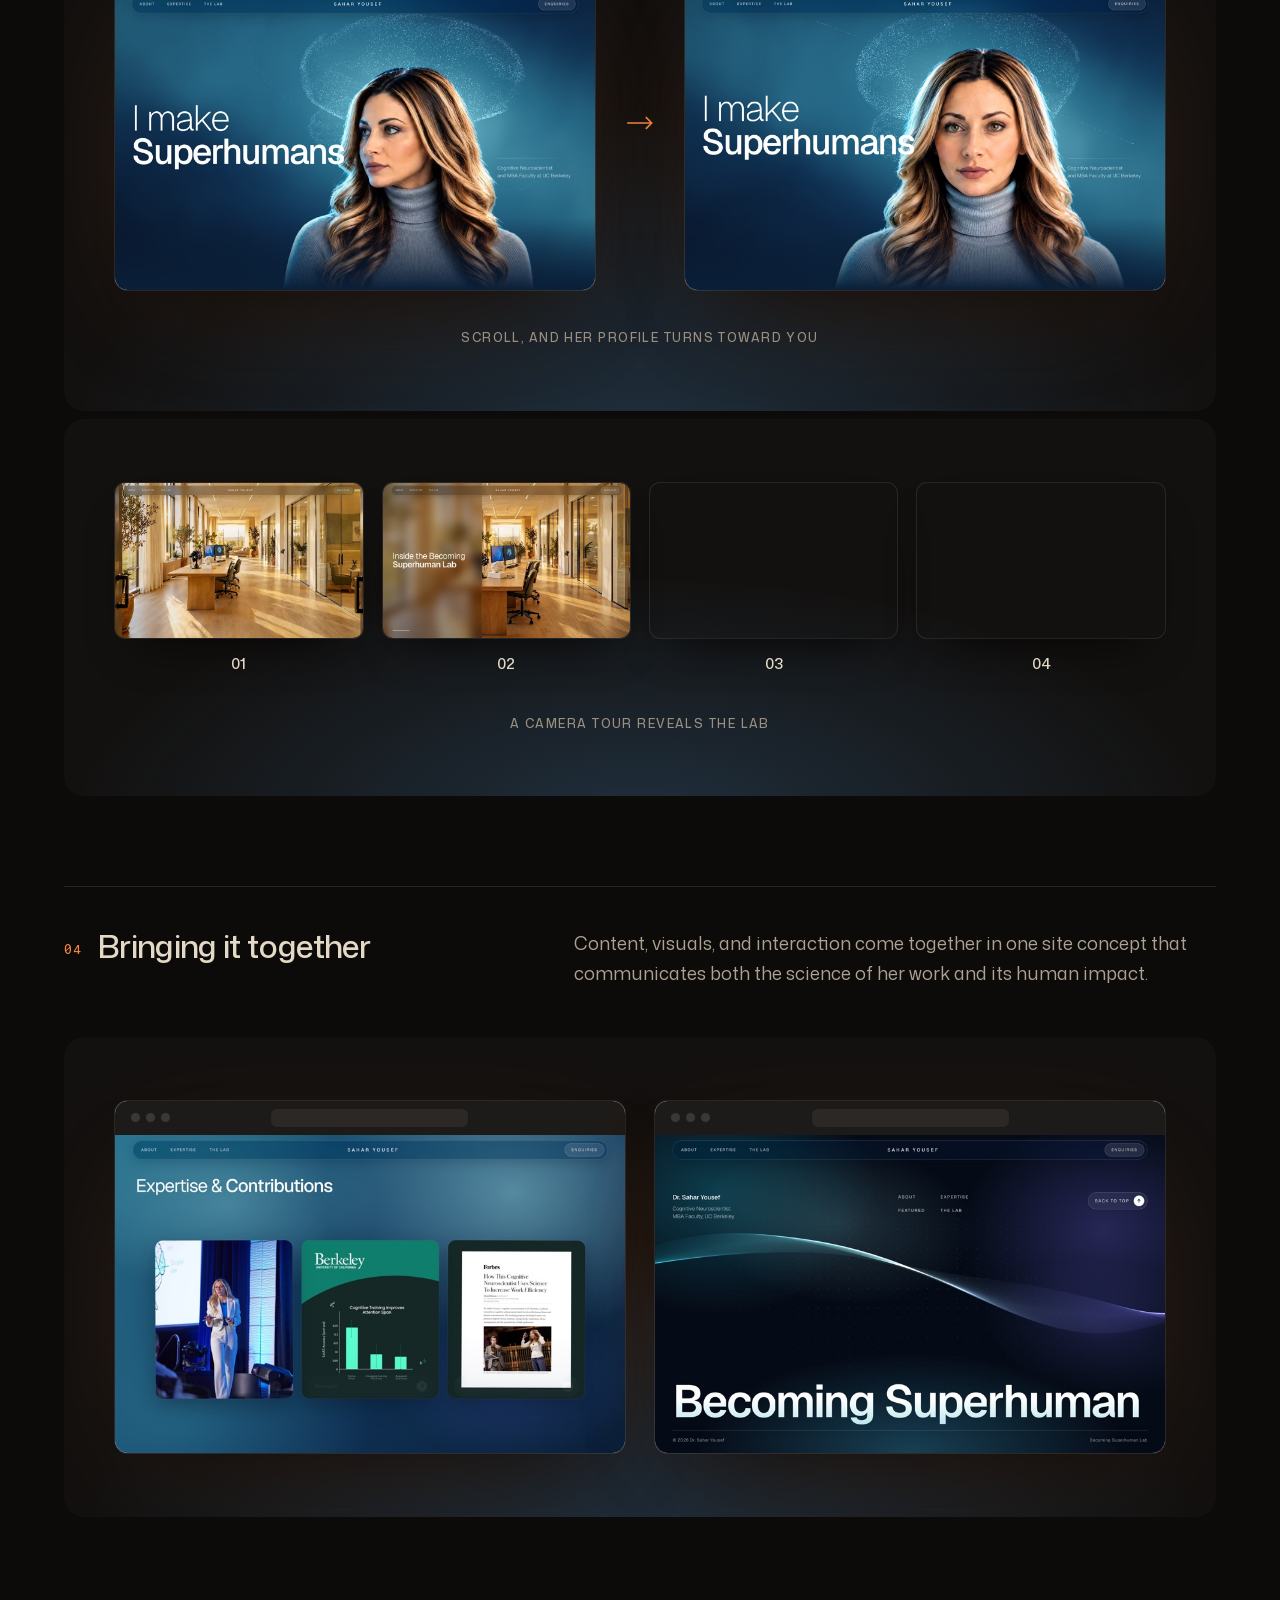
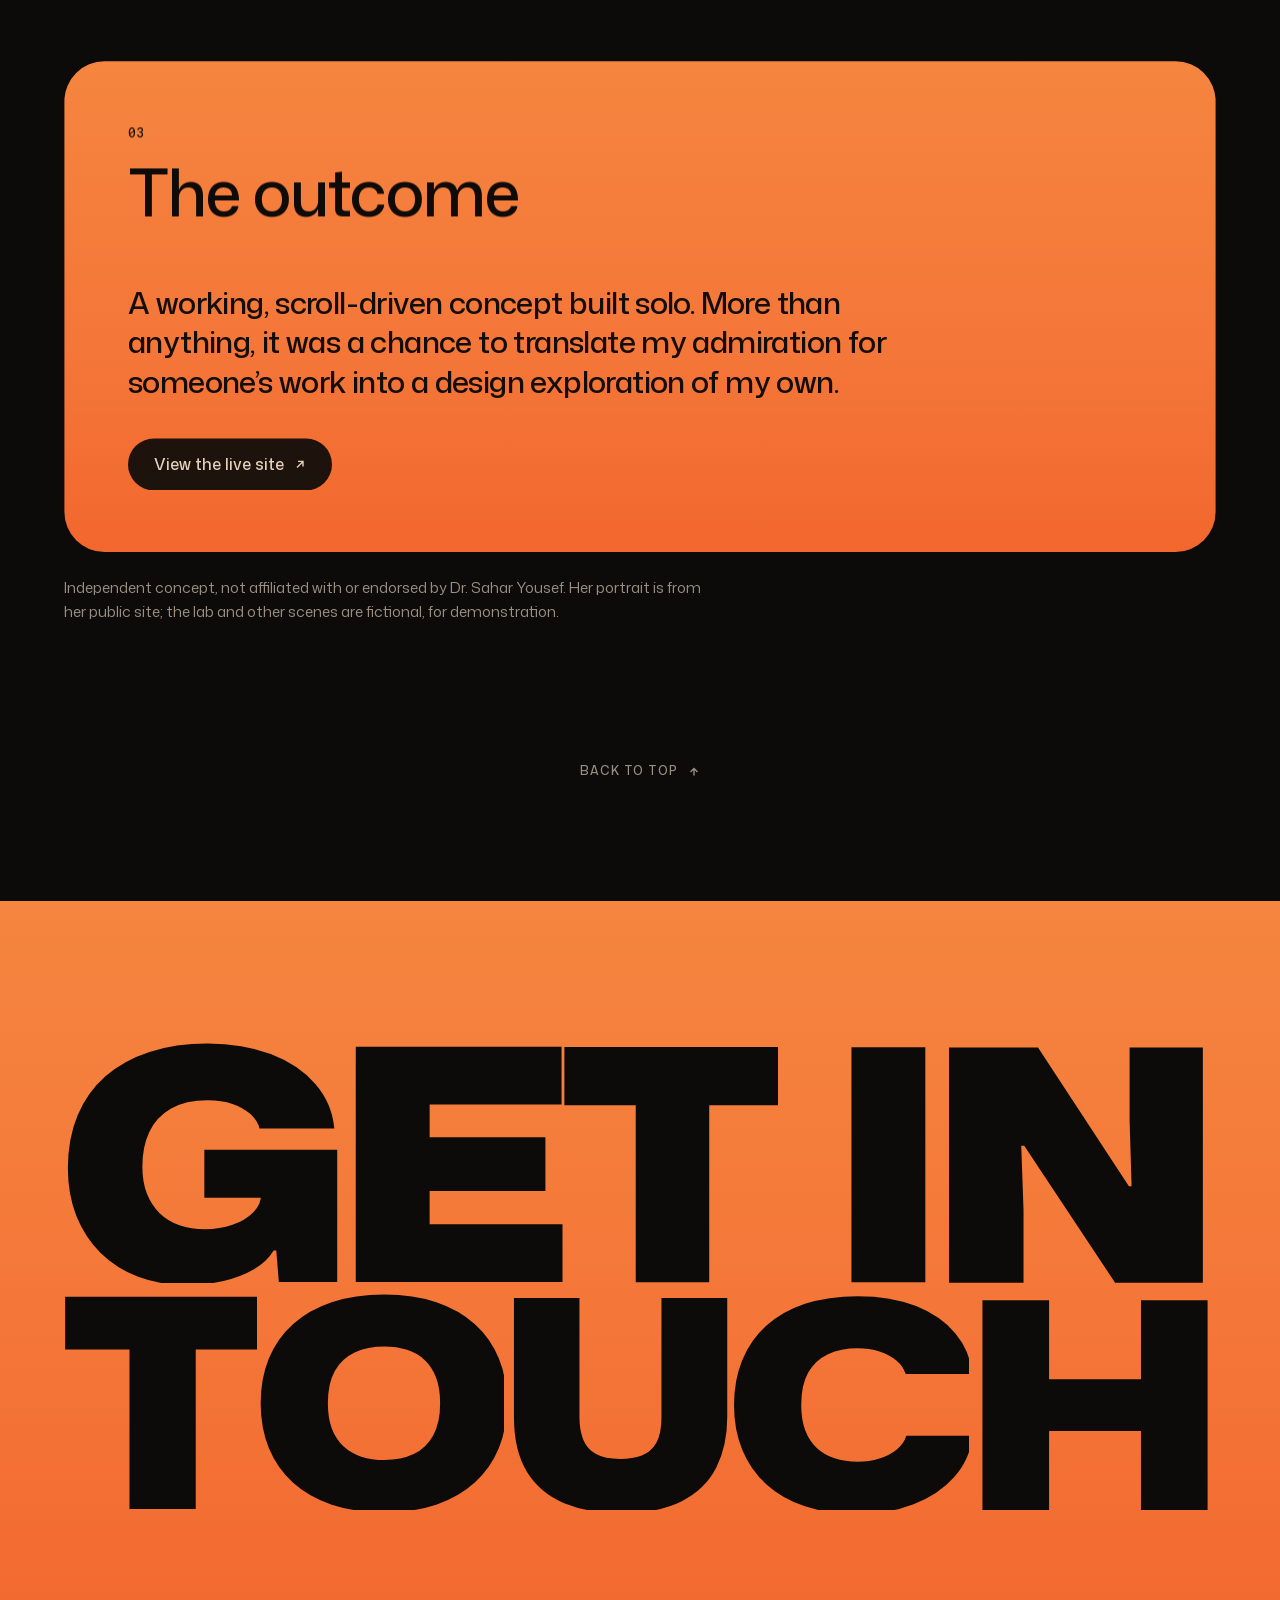
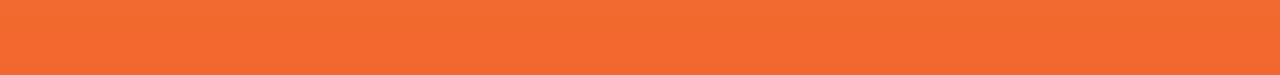
<file: work/sahar/index.html>
<!doctype html>
<html lang="en" class="no-js">
<head>
<meta charset="utf-8">
<meta name="viewport" content="width=device-width, initial-scale=1">
<title>Sahar case study – Shruti Kale</title>
<meta name="description" content="Reimagining Dr. Sahar Yousef’s website: a self-initiated concept exploring visual storytelling, AI-generated visuals, and motion. A case study by Shruti Kale, product designer.">
<meta name="theme-color" content="#0C0B0A">
<meta name="color-scheme" content="dark">
<link rel="preload" href="../../assets/fonts/Zodiak-Variable.woff2" as="font" type="font/woff2" crossorigin>
<link rel="preload" href="../../assets/fonts/MonaSans-Variable-latin.woff2" as="font" type="font/woff2" crossorigin>
<link rel="preload" href="../../assets/img/work/sahar/hero.jpg" as="image" fetchpriority="high">
<link rel="stylesheet" href="../../css/main.css">
<link rel="stylesheet" href="../../css/case.css">
<script>
  // Runs before first paint: scripts on, reduced motion, and the veil when
  // arriving from another page of the site.
  (function () {
    var d = document.documentElement;
    d.classList.replace("no-js", "js");
    if (matchMedia("(prefers-reduced-motion: reduce)").matches || new URLSearchParams(location.search).has("still")) d.classList.add("rm");
    // The laptop and the sheet settle in on arrival (lifted by case.js, or after 2.5s regardless).
    else { d.classList.add("case-enter"); setTimeout(function () { d.classList.remove("case-enter"); }, 2500); }
    try { if (sessionStorage.getItem("sk:veil") === "1") { d.classList.add("veil-in"); sessionStorage.removeItem("sk:veil"); setTimeout(function () { d.classList.remove("veil-in"); }, 1500); } } catch (e) {}
  })();
</script>
<script src="../../vendor/gsap.min.js" defer></script>
<script src="../../vendor/ScrollTrigger.min.js" defer></script>
<script src="../../vendor/SplitText.min.js" defer></script>
<script src="../../vendor/lenis.min.js" defer></script>
<script type="module" src="../../js/case.js"></script>
</head>
<body class="case-page case-page--bold case-page--sahar">
<a class="skip" href="#main">Skip to content</a>

<!-- The chapters, as a quiet index on the left: a short line for each, the
     current one long and orange, names on hover. Phones get a progress bar. -->
<!-- The chapters, as a quiet index on the left. Phones get a progress bar. -->
<nav class="case-index" aria-label="Chapters" data-case-index>
  <ol>
    <li><a href="#ch-1" data-scroll-to><span class="case-index__line"></span><span class="case-index__name">01 The idea</span></a></li>
    <li><a href="#ch-2" data-scroll-to><span class="case-index__line"></span><span class="case-index__name">02 My approach</span></a></li>
    <li><a href="#ch-3" data-scroll-to><span class="case-index__line"></span><span class="case-index__name">03 The outcome</span></a></li>
  </ol>
</nav>
<div class="case-progress" aria-hidden="true"><span data-case-progress></span></div>

<main id="main">
  <!-- The concept's hero on a laptop, in its own blue light. -->
  <div class="case-hero case-hero--glow" id="top" data-case-hero>
    <div class="case-hero__stage" data-case-hero-frame>
      <div class="case-tilt" data-case-tilt>
        <div class="laptop">
          <div class="laptop__lid">
            <span class="laptop__cam" aria-hidden="true"></span>
            <div class="laptop__screen">
              <img class="laptop__shot" data-case-shot src="../../assets/img/work/sahar/hero.jpg" srcset="../../assets/img/work/sahar/hero-800.jpg 800w, ../../assets/img/work/sahar/hero.jpg 1600w" sizes="(max-width: 767px) 86vw, 62vw" width="1600" height="1000" fetchpriority="high" alt="The concept site’s hero on a laptop: “I make Superhumans” beside Dr. Sahar Yousef’s portrait, with a halo of neural particles behind her.">
            </div>
          </div>
          <div class="laptop__base" aria-hidden="true"></div>
        </div>
      </div>
    </div>
    <div class="case-hero__shade" data-case-hero-shade></div>
  </div>

  <article class="case-sheet" aria-labelledby="case-title" data-case-sheet>
    <div class="case-top">
      <a class="case-back" href="../../#work"><svg viewBox="0 0 12 12" aria-hidden="true"><path d="M9.5 6h-7M6 2.5 2.5 6 6 9.5"/></svg>Back to work</a>
      <p class="case-time">About 2 min read</p>
    </div>

    <header class="case-head">
      <h1 class="case-name" id="case-title"><span class="case-name__fit" data-case-name>Sahar</span></h1>
      <p class="case-sub" data-reveal>Reimagining Dr. Sahar Yousef’s website: a self-initiated concept exploring visual storytelling, AI-generated visuals, and motion.</p>
      <dl class="case-facts" data-reveal>
        <div><dt>Role</dt><dd>Product designer, solo, end to end</dd></div>
        <div><dt>Project</dt><dd>Self-initiated concept</dd></div>
        <div><dt>Tools</dt><dd>Claude · Higgsfield · ChatGPT · Vercel</dd></div>
        <div><dt>Live</dt><dd><a class="case-live case-live--cta" href="https://sahar-yousef-site-r7vq.vercel.app/" target="_blank" rel="noopener">View the live site<svg class="case-live__arrow" viewBox="0 0 12 12" aria-hidden="true"><path d="M3 9 9 3M4 3h5v5"/></svg><span class="sr-only"> (opens in a new tab)</span></a></dd></div>
      </dl>
    </header>

    <section class="case-ch case-screen" id="ch-1" aria-labelledby="ch-1-title">
      <header class="case-ch__head">
        <p class="case-num" aria-hidden="true">01</p>
        <h2 class="case-h2" id="ch-1-title" data-split>The idea</h2>
      </header>
      <p class="case-lead" data-reveal>I came across Dr. Sahar Yousef through her podcast with Raj Shamani and was drawn to her work at the intersection of neuroscience, productivity, and technology.</p>
      <p class="case-quote case-quote--stack case-quote--close" data-reveal><span class="case-quote__soft">Her website covers the right ground, but it reads like notes.</span> <span class="case-quote__keep">I wanted to explore how it could reflect the depth of her work and give visitors a reason to stay curious.</span></p>
    </section>

    <!-- The approach: four steps, each with the part of the site that shows it. -->
    <section class="case-ch" id="ch-2" aria-labelledby="ch-2-title">
      <header class="case-ch__head">
        <p class="case-num" aria-hidden="true">02</p>
        <h2 class="case-h2" id="ch-2-title" data-split>My approach</h2>
      </header>

      <div class="case-work">
        <div class="case-row" data-reveal>
          <h3 class="case-h3 case-h3--work"><span class="case-num" aria-hidden="true">01</span>Rethinking the flow</h3>
          <p class="case-body">I kept her strong content and made it tighter, cutting repetition. I reordered it around the questions a visitor naturally asks: who she is, what she believes, what she does, why to trust her, and how to work with her.</p>
        </div>
        <!-- The site in the order of those questions. -->
        <figure class="case-stage">
          <ol class="shot-strip">
            <li data-reveal><div class="shot"><img src="../../assets/img/work/sahar/hero-800.jpg" srcset="../../assets/img/work/sahar/hero-800.jpg 800w, ../../assets/img/work/sahar/hero.jpg 1600w" sizes="(max-width: 767px) 80vw, 300px" width="800" height="500" loading="lazy" decoding="async" alt="The hero: “I make Superhumans” and her portrait."></div><p class="shot-strip__label">Who she is</p></li>
            <li data-reveal><div class="shot"><img src="../../assets/img/work/sahar/belief-800.jpg" srcset="../../assets/img/work/sahar/belief-800.jpg 800w, ../../assets/img/work/sahar/belief.jpg 1600w" sizes="(max-width: 767px) 80vw, 300px" width="800" height="500" loading="lazy" decoding="async" alt="Her belief, set as a large quote that fills in as you read."></div><p class="shot-strip__label">What she believes</p></li>
            <li data-reveal><div class="shot"><img src="../../assets/img/work/sahar/expertise-800.jpg" srcset="../../assets/img/work/sahar/expertise-800.jpg 800w, ../../assets/img/work/sahar/expertise.jpg 1600w" sizes="(max-width: 767px) 80vw, 300px" width="800" height="500" loading="lazy" decoding="async" alt="Expertise and contributions: teaching, research and features, as cards."></div><p class="shot-strip__label">What she does</p></li>
            <li data-reveal><div class="shot"><img src="../../assets/img/work/sahar/press-800.jpg" srcset="../../assets/img/work/sahar/press-800.jpg 800w, ../../assets/img/work/sahar/press.jpg 1600w" sizes="(max-width: 767px) 80vw, 300px" width="800" height="500" loading="lazy" decoding="async" alt="A strip of the press she’s featured in: Forbes, Bloomberg, BBC, CNBC, The New York Times."></div><p class="shot-strip__label">Why to trust her</p></li>
            <li data-reveal><div class="shot"><img src="../../assets/img/work/sahar/lab-3-800.jpg" srcset="../../assets/img/work/sahar/lab-3-800.jpg 800w, ../../assets/img/work/sahar/lab-3.jpg 1600w" sizes="(max-width: 767px) 80vw, 300px" width="800" height="500" loading="lazy" decoding="async" alt="The lab: research, training and application, with the topics she trains people on."></div><p class="shot-strip__label">How to work with her</p></li>
          </ol>
        </figure>
      </div>

      <div class="case-work">
        <div class="case-row" data-reveal>
          <h3 class="case-h3 case-h3--work"><span class="case-num" aria-hidden="true">02</span>Finding the visual direction</h3>
          <p class="case-body">My first directions leaned into neuroscience and felt cold and clinical, the opposite of her. I moved to a light, airy look with a restrained blue accent and subtle neural patterns, so the site signals science while staying warm.</p>
        </div>
<!-- The directions she tried first, dark to light, before the final one. -->
        <figure class="case-stage">
          <ol class="shot-strip shot-strip--four">
            <li data-reveal><div class="shot"><img src="../../assets/img/work/sahar/explore-1-800.jpg" srcset="../../assets/img/work/sahar/explore-1-800.jpg 800w, ../../assets/img/work/sahar/explore-1.jpg 1600w" sizes="(max-width: 767px) 80vw, 300px" width="800" height="500" loading="lazy" decoding="async" alt="An early hero: a dark, near-black page with her portrait in a bright blue turtleneck and “Superhumans” in electric blue."></div></li>
            <li data-reveal><div class="shot"><img src="../../assets/img/work/sahar/explore-2-800.jpg" srcset="../../assets/img/work/sahar/explore-2-800.jpg 800w, ../../assets/img/work/sahar/explore-2.jpg 1600w" sizes="(max-width: 767px) 80vw, 300px" width="800" height="500" loading="lazy" decoding="async" alt="An early belief section: white text on deep navy, crossed by thin glowing network lines."></div></li>
            <li data-reveal><div class="shot"><img src="../../assets/img/work/sahar/explore-3-800.jpg" srcset="../../assets/img/work/sahar/explore-3-800.jpg 800w, ../../assets/img/work/sahar/explore-3.jpg 1600w" sizes="(max-width: 767px) 80vw, 300px" width="800" height="500" loading="lazy" decoding="async" alt="A lighter hero: a white page with orbit lines, labelled nodes and a blue accent around her portrait."></div></li>
            <li data-reveal><div class="shot"><img src="../../assets/img/work/sahar/explore-4-800.jpg" srcset="../../assets/img/work/sahar/explore-4-800.jpg 800w, ../../assets/img/work/sahar/explore-4.jpg 1600w" sizes="(max-width: 767px) 80vw, 300px" width="800" height="500" loading="lazy" decoding="async" alt="A lighter hero on a soft, cloudy white, with fine blue arcs and dots."></div></li>
          </ol>
          <figcaption class="case-caption">Tried and discarded</figcaption>
        </figure>
                <figure class="case-stage" data-reveal-panel>
          <div class="pair">
            <div class="browser browser--wide"><div class="browser__bar" aria-hidden="true"><span class="browser__dots"><i></i><i></i><i></i></span><span class="browser__url"></span></div><img src="../../assets/img/work/sahar/belief.jpg" srcset="../../assets/img/work/sahar/belief-800.jpg 800w, ../../assets/img/work/sahar/belief.jpg 1600w" sizes="(max-width: 767px) 88vw, 560px" width="1600" height="1000" loading="lazy" decoding="async" alt="Her belief as a quote on a light page: “The way we work and live today is fundamentally opposed to how our brains and our bodies work best.”, with the key words in blue."></div>
            <div class="browser browser--wide"><div class="browser__bar" aria-hidden="true"><span class="browser__dots"><i></i><i></i><i></i></span><span class="browser__url"></span></div><img src="../../assets/img/work/sahar/believe.jpg" srcset="../../assets/img/work/sahar/believe-800.jpg 800w, ../../assets/img/work/sahar/believe.jpg 1600w" sizes="(max-width: 767px) 88vw, 560px" width="1600" height="1000" loading="lazy" decoding="async" alt="A light page of her belief and mission in large type, the key phrases picked out in blue."></div>
          </div>
          <figcaption class="case-caption">The final direction</figcaption>
        </figure>
      </div>

      <div class="case-work">
        <div class="case-row" data-reveal>
          <h3 class="case-h3 case-h3--work"><span class="case-num" aria-hidden="true">03</span>Exploring AI and motion</h3>
          <p class="case-body">I used AI tools to generate and refine the visuals, then brought them to life with scroll-driven motion: her profile turns toward the viewer, and a camera tour reveals the lab. Some of the work was correcting the AI. My first backgrounds defaulted to the generic glossy “AI network” look, so I rewrote the direction toward something more organic and brain-specific.</p>
        </div>
        <!-- Her profile turning toward you as you scroll. -->
        <figure class="case-stage" data-reveal-panel>
          <div class="pair pair--turn">
            <div class="browser browser--wide"><div class="browser__bar" aria-hidden="true"><span class="browser__dots"><i></i><i></i><i></i></span><span class="browser__url"></span></div><img src="../../assets/img/work/sahar/hero-side.jpg" srcset="../../assets/img/work/sahar/hero-side-800.jpg 800w, ../../assets/img/work/sahar/hero-side.jpg 1600w" sizes="(max-width: 767px) 88vw, 560px" width="1600" height="1000" loading="lazy" decoding="async" alt="The hero at the top of the page: her portrait in profile, looking away."></div>
            <span class="pair__arrow" aria-hidden="true"><svg viewBox="0 0 24 12"><path d="M1 6h21M17 1l5 5-5 5"/></svg></span>
            <div class="browser browser--wide"><div class="browser__bar" aria-hidden="true"><span class="browser__dots"><i></i><i></i><i></i></span><span class="browser__url"></span></div><img src="../../assets/img/work/sahar/hero.jpg" srcset="../../assets/img/work/sahar/hero-800.jpg 800w, ../../assets/img/work/sahar/hero.jpg 1600w" sizes="(max-width: 767px) 88vw, 560px" width="1600" height="1000" loading="lazy" decoding="async" alt="A little further down: she has turned to face the viewer."></div>
          </div>
          <figcaption class="case-caption">Scroll, and her profile turns toward you</figcaption>
        </figure>
        <!-- The camera tour of the lab, frame by frame. -->
        <figure class="case-stage">
          <ol class="shot-strip shot-strip--four">
            <li data-reveal><div class="shot"><img src="../../assets/img/work/sahar/lab-1-800.jpg" srcset="../../assets/img/work/sahar/lab-1-800.jpg 800w, ../../assets/img/work/sahar/lab-1.jpg 1600w" sizes="(max-width: 767px) 80vw, 300px" width="800" height="500" loading="lazy" decoding="async" alt="The lab tour opens wide on a sunlit room with a long wooden table."></div><p class="shot-strip__label">01</p></li>
            <li data-reveal><div class="shot"><img src="../../assets/img/work/sahar/lab-2-800.jpg" srcset="../../assets/img/work/sahar/lab-2-800.jpg 800w, ../../assets/img/work/sahar/lab-2.jpg 1600w" sizes="(max-width: 767px) 80vw, 300px" width="800" height="500" loading="lazy" decoding="async" alt="The camera moves in: “Inside the Becoming Superhuman Lab”."></div><p class="shot-strip__label">02</p></li>
            <li data-reveal><div class="shot"><img src="../../assets/img/work/sahar/lab-3-800.jpg" srcset="../../assets/img/work/sahar/lab-3-800.jpg 800w, ../../assets/img/work/sahar/lab-3.jpg 1600w" sizes="(max-width: 767px) 80vw, 300px" width="800" height="500" loading="lazy" decoding="async" alt="Closer, past an EEG cap and a brain model: “Redefining productivity for the human brain.”"></div><p class="shot-strip__label">03</p></li>
            <li data-reveal><div class="shot"><img src="../../assets/img/work/sahar/lab-4-800.jpg" srcset="../../assets/img/work/sahar/lab-4-800.jpg 800w, ../../assets/img/work/sahar/lab-4.jpg 1600w" sizes="(max-width: 767px) 80vw, 300px" width="800" height="500" loading="lazy" decoding="async" alt="On into a lounge with a view: “Research. Training. Application.”"></div><p class="shot-strip__label">04</p></li>
          </ol>
          <figcaption class="case-caption">A camera tour reveals the lab</figcaption>
        </figure>
      </div>

      <div class="case-work">
        <div class="case-row" data-reveal>
          <h3 class="case-h3 case-h3--work"><span class="case-num" aria-hidden="true">04</span>Bringing it together</h3>
          <p class="case-body">Content, visuals, and interaction come together in one site concept that communicates both the science of her work and its human impact.</p>
        </div>
        <figure class="case-stage" data-reveal-panel>
          <div class="pair">
            <div class="browser browser--wide"><div class="browser__bar" aria-hidden="true"><span class="browser__dots"><i></i><i></i><i></i></span><span class="browser__url"></span></div><img src="../../assets/img/work/sahar/expertise.jpg" srcset="../../assets/img/work/sahar/expertise-800.jpg 800w, ../../assets/img/work/sahar/expertise.jpg 1600w" sizes="(max-width: 767px) 88vw, 560px" width="1600" height="1000" loading="lazy" decoding="async" alt="Expertise and contributions: three cards for teaching, research and features, on a deep blue page."></div>
            <div class="browser browser--wide"><div class="browser__bar" aria-hidden="true"><span class="browser__dots"><i></i><i></i><i></i></span><span class="browser__url"></span></div><img src="../../assets/img/work/sahar/footer.jpg" srcset="../../assets/img/work/sahar/footer-800.jpg 800w, ../../assets/img/work/sahar/footer.jpg 1600w" sizes="(max-width: 767px) 88vw, 560px" width="1600" height="1000" loading="lazy" decoding="async" alt="The footer: “Becoming Superhuman” in large type under a flowing teal wave."></div>
          </div>
        </figure>
      </div>
    </section>

    <section class="case-ch" id="ch-3" aria-labelledby="ch-3-title">
      <div class="case-impact" data-cursor-tone="orange" data-reveal-block>
        <header class="case-ch__head">
          <p class="case-num" aria-hidden="true">03</p>
          <h2 class="case-h2" id="ch-3-title" data-split>The outcome</h2>
        </header>
        <p class="case-outcome">A working, scroll-driven concept built solo. More than anything, it was a chance to translate my admiration for someone’s work into a design exploration of my own.</p>
        <p><a class="case-live case-live--button" href="https://sahar-yousef-site-r7vq.vercel.app/" target="_blank" rel="noopener">View the live site<svg class="case-live__arrow" viewBox="0 0 12 12" aria-hidden="true"><path d="M3 9 9 3M4 3h5v5"/></svg><span class="sr-only"> (opens in a new tab)</span></a></p>
      </div>
      <p class="case-disclaimer" data-reveal>Independent concept, not affiliated with or endorsed by Dr. Sahar Yousef. Her portrait is from her public site; the lab and other scenes are fictional, for demonstration.</p>
    </section>

    <p class="case-up"><a href="#top" data-scroll-to>Back to top<svg viewBox="0 0 12 12" aria-hidden="true"><path d="M6 9.5v-7M2.5 6 6 2.5 9.5 6"/></svg></a></p>
  </article>
  <!-- The last case study: no card to a next one, straight on to the footer. -->
</main>

<!-- The end, and the page's one burst of colour. The same footer as the home
     page: why to write, the address and LinkedIn, and "Get in touch". -->
<footer class="contact" id="contact" aria-labelledby="contact-title" data-contact data-cursor-tone="orange">
  <div class="contact__inner" data-contact-inner>
    <div class="contact__row">
      <p class="contact__intro">For enquiries, collaboration requests or job opportunities, don’t hesitate to reach&nbsp;out.</p>
      <div class="contact__links">
        <a class="contact__link contact__link--mail" href="mailto:shrutikale2996@gmail.com">shrutikale2996@gmail.com<svg class="contact__arrow" viewBox="0 0 12 12" aria-hidden="true"><path d="M3 9 9 3M4 3h5v5"/></svg></a>
        <a class="contact__link contact__link--in" href="https://www.linkedin.com/in/shruti48011/" target="_blank" rel="noopener"><svg class="contact__logo" viewBox="0 0 24 24" aria-hidden="true"><path d="M20.447 20.452h-3.554v-5.569c0-1.328-.027-3.037-1.852-3.037-1.853 0-2.136 1.445-2.136 2.939v5.667H9.351V9h3.414v1.561h.046c.477-.9 1.637-1.85 3.37-1.85 3.601 0 4.267 2.37 4.267 5.455v6.286zM5.337 7.433c-1.144 0-2.063-.926-2.063-2.065 0-1.138.92-2.063 2.063-2.063 1.14 0 2.064.925 2.064 2.063 0 1.139-.925 2.065-2.064 2.065zm1.782 13.019H3.555V9h3.564v11.452zM22.225 0H1.771C.792 0 0 .774 0 1.729v20.542C0 23.227.792 24 1.771 24h20.451C23.2 24 24 23.227 24 22.271V1.729C24 .774 23.2 0 22.222 0h.003z"/></svg>LinkedIn<svg class="contact__arrow" viewBox="0 0 12 12" aria-hidden="true"><path d="M3 9 9 3M4 3h5v5"/></svg><span class="sr-only"> (opens in a new tab)</span></a>
        <a class="contact__link contact__link--cv" href="https://drive.google.com/file/d/1TlH67RspdcD6grU6v7CUHheN0Rj49Lgq/view?usp=sharing" target="_blank" rel="noopener">Resume<svg class="contact__arrow" viewBox="0 0 12 12" aria-hidden="true"><path d="M3 9 9 3M4 3h5v5"/></svg><span class="sr-only"> (opens in a new tab)</span></a>
      </div>
      <p class="contact__legal">© 2026 Shruti Kale</p>
    </div>
    <h2 class="contact__title" id="contact-title"><a class="contact__cta" href="mailto:shrutikale2996@gmail.com" data-contact-cta><span class="contact__line">Get in</span> <span class="contact__line">touch</span></a></h2>
  </div>
</footer>

<div class="cursor" aria-hidden="true"><span class="cursor__dot"></span><span class="cursor__ring"></span><span class="cursor__label">why?</span><span class="cursor__cta"></span></div>
</body>
</html>
</file>
<file: css/main.css>
/* Shruti Kale, portfolio. Direction: editorial noir.
   Near-black paper, soft white ink, and one warm orange accent kept for the
   few things that should catch the eye: who she is, and keyboard focus.
   Zodiak (light) carries the voice; Mona Sans handles everything you scan. */

@font-face {
  font-family: "Zodiak";
  src: url("../assets/fonts/Zodiak-Variable.woff2") format("woff2");
  font-weight: 100 900;
  font-style: normal;
  font-display: swap;
}
@font-face {
  font-family: "Zodiak";
  src: url("../assets/fonts/Zodiak-VariableItalic.woff2") format("woff2");
  font-weight: 100 900;
  font-style: italic;
  font-display: swap;
}
@font-face {
  font-family: "Mona Sans";
  src: url("../assets/fonts/MonaSans-Variable-latin.woff2") format("woff2");
  font-weight: 200 900;
  font-stretch: 75% 125%;
  font-style: normal;
  font-display: swap;
}

:root {
  /* Colour. Every text colour clears 7:1 on --noir. --bg is the page;
     --accent-ink is orange for text, which on the dark page is the accent. */
  --bg: #0C0B0A;
  --bg-raised: #161513;
  --noir: #0C0B0A;
  --noir-raised: #161513;
  --paper: #E4D9C6; /* a warm cream rather than plain white */
  --paper-lead: #C5B9A6;
  --paper-soft: #9C9181;
  --accent: #F5853F;
  --accent-ink: #F5853F;
  --rule: rgba(237, 232, 224, .12);

  /* Type */
  --serif: "Zodiak", "Iowan Old Style", "Palatino Linotype", Georgia, serif;
  --sans: "Mona Sans", ui-sans-serif, system-ui, -apple-system, "Segoe UI", Roboto, sans-serif;
  --text-sm: .9375rem;
  --text-md: clamp(1.0625rem, .98rem + .38vw, 1.3125rem);
  --display: clamp(2.4rem, min(11.6vw, 21vh), 13rem); /* height-aware, so short screens keep air under the nav */

  /* Space */
  --gutter: clamp(20px, 5vw, 80px);
  --col-gap: clamp(12px, 2vw, 28px);
  --nav-h: 76px;

  /* Motion */
  --ease-out: cubic-bezier(.16, 1, .3, 1);

  /* Layers */
  --z-content: 2;
  --z-nav: 20;
  --z-grain: 30;
  --z-skip: 90;
  --z-cursor: 100;
}

*, *::before, *::after { box-sizing: border-box; }

html {
  -webkit-text-size-adjust: 100%;
  text-size-adjust: 100%;
  background: var(--bg);
}

body {
  margin: 0;
  background: var(--bg);
  color: var(--paper);
  font-family: var(--sans);
  font-size: var(--text-md);
  line-height: 1.55;
  -webkit-font-smoothing: antialiased;
  -moz-osx-font-smoothing: grayscale;
  text-rendering: optimizeLegibility;
  overflow-x: clip;
}

/* Film grain over the whole page. Static: nothing moves unless you do. */
body::after {
  content: "";
  position: fixed;
  inset: 0;
  z-index: var(--z-grain);
  pointer-events: none;
  opacity: .05;
  background-image: url("data:image/svg+xml,%3Csvg xmlns='http://www.w3.org/2000/svg' width='240' height='240'%3E%3Cfilter id='n'%3E%3CfeTurbulence type='fractalNoise' baseFrequency='.9' numOctaves='2' stitchTiles='stitch'/%3E%3CfeColorMatrix values='0 0 0 0 1 0 0 0 0 1 0 0 0 0 1 0 0 0 .9 0'/%3E%3C/filter%3E%3Crect width='100%25' height='100%25' filter='url(%23n)'/%3E%3C/svg%3E");
}

img, canvas { display: block; }
a { color: inherit; }
p { margin: 0; }
h1, h2, h3 { margin: 0; font-weight: inherit; }
::selection { background: var(--paper); color: var(--noir); }

/* Read aloud, never drawn. */
.sr-only {
  position: absolute !important;
  width: 1px;
  height: 1px;
  margin: -1px;
  padding: 0;
  overflow: hidden;
  clip-path: inset(50%);
  white-space: nowrap;
  border: 0;
}

:focus-visible {
  outline: 2px solid var(--accent);
  outline-offset: 4px;
  border-radius: 2px;
}

.skip {
  position: fixed;
  left: 16px;
  top: 12px;
  z-index: var(--z-skip);
  padding: 12px 18px;
  border-radius: 999px;
  background: var(--paper);
  color: var(--bg);
  font: 500 var(--text-sm)/1 var(--sans);
  text-decoration: none;
  transform: translateY(-160%);
  transition: transform .3s var(--ease-out);
}
.skip:focus-visible { transform: none; outline-color: var(--paper); }

/* ---------- Nav ---------- */

/* The nav: a quiet stack of words in the top right corner, no bar behind
   it. The one you point at, or the section you're in, is lit. It fades away
   while you scroll down, so it never sits on reading text, and comes back
   as soon as you scroll up (shared.js); over orange it turns near-black. */
.nav {
  position: fixed;
  top: clamp(18px, 3vh, 32px);
  right: var(--gutter);
  z-index: var(--z-nav);
  color: var(--paper);
  transition: opacity .4s, translate .5s var(--ease-out);
}
.nav-hidden .nav:not(:focus-within) { opacity: 0; translate: 0 -10px; pointer-events: none; }
.nav__links {
  display: flex;
  flex-direction: column;
  align-items: flex-end;
  margin: 0;
  padding: 0;
  list-style: none;
}
.nav__links a {
  display: inline-block;
  padding: 3px 0;
  color: rgba(237, 232, 224, .42);
  font-size: clamp(1.0625rem, .95rem + .35vw, 1.375rem);
  font-weight: 700;
  font-stretch: 105%;
  line-height: 1.12;
  letter-spacing: .01em;
  text-transform: uppercase;
  text-decoration: none;
  transition: color .3s, translate .4s var(--ease-out);
}
.nav__links a:hover,
.nav__links a:focus-visible,
.nav__links a[aria-current="true"] { color: var(--paper); }
.nav__links a:hover { translate: -4px 0; }
/* The resume opens in a new tab, so it carries a small arrow. */
.nav__links .nav__ext { display: inline-flex; align-items: center; gap: 6px; }
.nav__arrow { flex: none; width: .5em; height: .5em; fill: none; stroke: currentColor; stroke-width: 1.4; transition: translate .35s var(--ease-out); }
.nav__ext:hover .nav__arrow { translate: 2px -2px; }

/* ---------- Hero ---------- */

/* Her name, as big as the screen allows, the one loud thing. Near the
   pointer its letters widen and thin out (main.js). Below it, on the left,
   the line about what she does and the invitation to talk; in the corner,
   tiny pixel Shruti at her laptop. */
.hero {
  position: relative;
  display: flex;
  flex-direction: column;
  min-height: 100vh;
  min-height: 100svh;
  padding: clamp(18px, 2.6vh, 28px) var(--gutter) clamp(22px, 3.2vh, 40px);
}
.hero__label {
  margin: 0;
  padding-top: 6px;
  color: var(--paper-soft);
  font-size: .8125rem;
  font-weight: 500;
  letter-spacing: .24em;
  text-transform: uppercase;
}
/* Each line is sized so it fills about four fifths of the width at rest,
   which leaves the letters room to widen (--fit is set by main.js). */
.hero__name {
  display: flex;
  flex-direction: column;
  justify-content: center;
  flex: 1 1 auto;
  margin: clamp(14px, 2.2vh, 32px) 0 clamp(18px, 2.8vh, 34px);
  color: var(--paper);
  font-family: var(--sans);
  font-weight: 800;
  font-stretch: 75%;
  line-height: .84;
  letter-spacing: -.005em;
  text-transform: uppercase;
}
.hero__line { display: block; padding: .04em 0; overflow: hidden; white-space: nowrap; font-size: var(--fit, 17vw); }
.hero__line--second { text-align: right; }
.hero__letter { display: inline-block; }
.hero__bottom { display: flex; align-items: flex-end; justify-content: space-between; gap: 32px; }
.hero__lede { max-width: 40rem; }
.hero__title {
  margin: 0;
  color: var(--paper);
  font-family: var(--sans);
  font-size: clamp(1rem, .9rem + .4vw, 1.3125rem);
  font-weight: 400;
  line-height: 1.6;
  letter-spacing: .01em;
  text-wrap: balance;
}
.hero__key { color: var(--accent); font-style: normal; }
/* What the work is for: a small label and a row of quiet tags. */
.hero__for { margin-top: clamp(16px, 2.2vh, 26px); }
.hero__for-label {
  margin: 0 0 10px;
  color: var(--paper-soft);
  font-size: .75rem;
  font-weight: 500;
  letter-spacing: .16em;
  text-transform: uppercase;
}
.hero__tags { display: flex; flex-wrap: wrap; gap: 10px; margin: 0; padding: 0; list-style: none; }
.hero__tags li {
  padding: 7px 15px;
  border: 1px solid rgba(228, 217, 198, .18);
  border-radius: 999px;
  color: var(--paper-lead);
  font-size: clamp(.8125rem, .78rem + .15vw, .9375rem);
  letter-spacing: .01em;
}
/* The way into the work: a light pill with an orange arrow pointing down. */
.hero__cta {
  display: inline-flex;
  align-items: center;
  gap: 16px;
  margin-top: clamp(16px, 2.4vh, 26px);
  padding: 6px 6px 6px 24px;
  border-radius: 999px;
  background: var(--paper);
  color: var(--noir);
  font-size: 1rem;
  font-weight: 500;
  text-decoration: none;
  transition: background .35s var(--ease-out), translate .35s var(--ease-out);
}
.hero__cta:hover { background: #FFF; translate: 0 -2px; }
.hero__cta-arrow { display: grid; place-items: center; width: 40px; height: 40px; border-radius: 50%; background: var(--accent); color: var(--noir); }
.hero__cta-arrow svg { width: 12px; height: 12px; fill: none; stroke: currentColor; stroke-width: 1.6; stroke-linecap: round; transition: translate .35s var(--ease-out); }
.hero__cta:hover .hero__cta-arrow svg { translate: 0 2px; }
.hero__cta:focus-visible { outline: 2px solid var(--accent); outline-offset: 4px; }
/* Tiny Shruti at her laptop, drawn by hero-girl.js. */
.hero__girl { flex: none; width: calc(21 * var(--px)); height: calc(20 * var(--px)); --px: 7px; image-rendering: pixelated; }

/* The eyebrow used by later sections: a label in the accent, led by a dot. */
.eyebrow {
  display: flex;
  align-items: center;
  gap: 12px;
  color: var(--accent-ink);
  font-size: clamp(.9375rem, .86rem + .28vw, 1.125rem);
  font-weight: 500;
  letter-spacing: .015em;
}
.eyebrow__dot {
  position: relative;
  flex: none;
  width: 8px;
  height: 8px;
  border-radius: 50%;
  background: var(--accent);
}

@media (max-width: 767px) {
  .hero { min-height: 92svh; }
  .hero__label { max-width: 14ch; letter-spacing: .2em; line-height: 1.6; }
  .hero__name { margin-top: 28px; }
  .hero__girl { --px: 4px; }
}

/* Tiny Shruti off the hero's canvas: fixed to the screen while she walks,
   placed by walker.js, which also matches her pixel size to the hero's. */
.walker {
  position: fixed;
  top: 0;
  left: 0;
  z-index: calc(var(--z-nav) - 1);
  width: calc(15 * var(--px));
  height: calc(19 * var(--px));
  --px: 7px;
  visibility: hidden;
  image-rendering: pixelated;
  pointer-events: none;
}
.walker.is-on { visibility: visible; }

/* ---------- Ambient: the glow and the glass form behind the reading ---------- */

/* A fixed canvas under the page. The hero's stage is opaque and covers it;
   the reading sections are transparent, so it shows through them. */
.ambient { display: none; }
.has-ambient .ambient {
  position: fixed;
  inset: 0;
  z-index: 0;
  display: block;
  width: 100%;
  height: 100%;
  pointer-events: none;
}
main { position: relative; z-index: 1; }

/* ---------- Reading: where it started, and how I think ---------- */

/* Sections just for reading. They're set in the body typeface at a size and
   rhythm made for reading, so they read as story rather than as more titles,
   and they scroll like a normal page. main.js raises the lines into view, then
   warms each one from light grey through light orange to white as you read. */
.reading {
  padding: clamp(120px, 22vh, 240px) var(--gutter);
}
.reading__text {
  max-width: 20em;
  color: var(--paper);
  font-size: clamp(1.5rem, 1.02rem + 1.9vw, 2.625rem);
  font-weight: 400;
  line-height: 1.45;
  letter-spacing: -.01em;
  text-wrap: pretty;
}
/* Once main.js has split the lines, they start unread and it colours them. */
.has-lines .reading__text { color: #3A3632; }

/* "How I think" answers the story from the right, a size up, so the two
   passages read as a pair with a change of rhythm between them. */
.reading--think {
  display: grid;
  grid-template-columns: repeat(12, minmax(0, 1fr));
  column-gap: var(--col-gap);
}
.reading--think .reading__text {
  grid-column: 5 / 13;
  max-width: none;
  font-size: clamp(1.75rem, 1.05rem + 2.9vw, 3.75rem);
  line-height: 1.3;
  letter-spacing: -.018em;
}

/* ---------- Selected work ---------- */

/* Big names in rows between thin rules, set in from the left like the
   reference (minhpham.design). Under each name a dim copy; the bright one
   over it is uncovered from the left as the row scrolls in (main.js). On
   hover or focus an orange band opens from the row's middle with the name
   in near-black. */
.made {
  position: relative;
  padding: clamp(120px, 22vh, 260px) 0 clamp(120px, 22vh, 260px);
  /* A step darker than the page, easing in and out at the edges. */
  background: linear-gradient(to bottom, transparent, #040303 120px, #040303 calc(100% - 120px), transparent);
}
.made__title {
  margin: 0 0 clamp(40px, 7vh, 72px);
  padding: 0 var(--gutter);
  color: var(--paper);
  font-size: clamp(1.75rem, 1.2rem + 1.8vw, 2.75rem);
  font-weight: 500;
  line-height: 1.1;
  letter-spacing: -.025em;
}
.made__list { margin: 0; padding: 0; border-top: 1px solid var(--rule); list-style: none; }
.made__row { border-bottom: 1px solid var(--rule); }
.made__link {
  position: relative;
  display: block;
  overflow: hidden;
  padding: var(--made-pad) 0 var(--made-pad) var(--made-in);
  color: var(--paper);
  text-decoration: none;
  --made-in: calc(var(--gutter) + 14vw);
  --made-pad: clamp(14px, 2.2vh, 32px);
}
.made__name {
  display: block;
  width: max-content;
  font-size: clamp(3rem, 1.4rem + 6.4vw, 8.75rem);
  font-weight: 700;
  font-stretch: 100%;
  line-height: .96;
  letter-spacing: -.035em;
  text-transform: uppercase;
  white-space: nowrap;
}
.made__name--dim { opacity: .16; }
.made__name--fill { position: absolute; top: var(--made-pad); left: var(--made-in); clip-path: inset(0 var(--rest, 0%) 0 0); }
.made__band {
  position: absolute;
  inset: 0;
  padding: var(--made-pad) 0 var(--made-pad) var(--made-in);
  background: var(--accent);
  color: var(--noir);
  clip-path: inset(50% 0);
  transition: clip-path .55s var(--ease-out);
}
.made__link:hover .made__band,
.made__link:focus-visible .made__band { clip-path: inset(0 0); }
/* The tagline, which opens under the name on hover. */
.made__more {
  position: relative;
  z-index: 1;
  display: grid;
  grid-template-rows: 0fr;
  transition: grid-template-rows .5s var(--ease-out);
  pointer-events: none;
}
.made__copy { overflow: hidden; min-height: 0; }
.made__line {
  display: block;
  max-width: 30em;
  color: var(--noir);
  font-size: clamp(.9375rem, .85rem + .45vw, 1.25rem);
  font-weight: 500;
  line-height: 1.5;
  letter-spacing: .01em;
  transition: opacity .4s var(--ease-out);
}
.made__copy { opacity: 0; transition: opacity .4s var(--ease-out); }
.made__link:hover .made__more,
.made__link:focus-visible .made__more { grid-template-rows: 1fr; }
.made__link:hover .made__copy,
.made__link:focus-visible .made__copy { padding: .35em 0 .2em; opacity: 1; }
.made__link:focus-visible { outline: none; }

/* The picture that follows the pointer (main.js), fine pointers only. */
.made__thumb {
  position: fixed;
  top: 0;
  left: 0;
  z-index: calc(var(--z-nav) - 2);
  display: none;
  width: clamp(220px, 20vw, 320px);
  aspect-ratio: 3 / 2;
  pointer-events: none;
}
@media (hover: hover) and (pointer: fine) { .made__thumb { display: block; } }
.made__frame {
  position: absolute;
  inset: 0;
  overflow: hidden;
  border-radius: 14px;
  background: #1B1830;
  box-shadow: 0 24px 60px -20px rgba(0, 0, 0, .7);
  opacity: 0;
  scale: .6;
  transition: opacity .35s var(--ease-out), scale .5s var(--ease-out);
}
.made__thumb.is-on .made__frame { opacity: 1; scale: 1; }
.made__img { position: absolute; inset: 0; width: 100%; height: 100%; object-fit: cover; opacity: 0; transition: opacity .3s; }
.made__img.is-on { opacity: 1; }

@media (max-width: 767px) {
  .made__link { --made-in: var(--gutter); }
  .made__name { font-size: clamp(2.5rem, 13vw, 4rem); }
}
@media (min-width: 900px) and (min-height: 640px) {
  .made__title { font-size: clamp(1.5rem, 1rem + 1.1vw, 2.25rem); }
}

/* ---------- About me ---------- */

/* The words on the left; her portrait behind them on the right, dimmed and
   fading out to the left and at the top and bottom, so it sits in the page
   rather than on it (after minhpham.design's motto). */
.me {
  position: relative;
  display: grid;
  align-items: center;
  min-height: 100vh;
  min-height: 100svh;
  padding: clamp(96px, 14vh, 160px) var(--gutter);
  overflow: hidden;
  isolation: isolate;
}
.me__photo {
  position: absolute;
  top: 0;
  right: 0;
  bottom: 0;
  z-index: -1;
  width: min(62%, 1000px);
  -webkit-mask-image: linear-gradient(to right, transparent, #000 45%), linear-gradient(to bottom, transparent, #000 18%, #000 78%, transparent);
  mask-image: linear-gradient(to right, transparent, #000 45%), linear-gradient(to bottom, transparent, #000 18%, #000 78%, transparent);
  -webkit-mask-composite: source-in;
  mask-composite: intersect;
}
.me__photo img { width: 100%; height: 100%; object-fit: cover; object-position: 50% 30%; filter: grayscale(1) brightness(.62) contrast(1.05); }
.me__text { position: relative; max-width: 36rem; }
.me__title {
  margin: 0 0 clamp(28px, 4.5vh, 44px);
  color: var(--paper);
  font-size: clamp(2.5rem, 1.5rem + 3.4vw, 5rem);
  font-weight: 600;
  line-height: 1.02;
  letter-spacing: -.035em;
  text-wrap: balance;
}
.me__para { color: var(--paper-soft); font-size: clamp(1.0625rem, .98rem + .3vw, 1.25rem); line-height: 1.65; text-wrap: pretty; }
.me__para + .me__para { margin-top: 1.1em; }
/* The phrases to take away, brighter; "curiosity" in the heading in orange. */
.me__hl { color: var(--paper); font-weight: 500; }
.me__hl--accent { color: var(--accent); }

@media (max-width: 767px) {
  .me { align-items: end; padding-top: 62vh; }
  .me__photo { left: 0; bottom: auto; width: 100%; height: 78vh; -webkit-mask-image: linear-gradient(to bottom, #000 40%, transparent); mask-image: linear-gradient(to bottom, #000 40%, transparent); }
}

/* ---------- What I do: the roles ---------- */

/* A warmer dark with a grainy orange glow, so the page changes room here:
   soft light top right and bottom left, and a fine orange grain over all of it. */
.roles {
  --roles-bg: #120D0A;
  position: relative;
  display: grid;
  align-content: center;
  min-height: 100vh;
  min-height: 100svh;
  padding: clamp(120px, 20vh, 220px) var(--gutter);
  overflow: hidden;
  isolation: isolate;
  background: var(--roles-bg);
}
.roles::before {
  content: "";
  position: absolute;
  inset: -20% 0;
  z-index: -1;
  background:
    url("data:image/svg+xml,%3Csvg xmlns='http://www.w3.org/2000/svg' width='260' height='260'%3E%3Cfilter id='s'%3E%3CfeTurbulence type='fractalNoise' baseFrequency='.8' numOctaves='3' stitchTiles='stitch'/%3E%3CfeColorMatrix values='0 0 0 0 .98 0 0 0 0 .58 0 0 0 0 .3 0 0 0 1.25 -.7'/%3E%3C/filter%3E%3Crect width='100%25' height='100%25' filter='url(%23s)'/%3E%3C/svg%3E"),
    radial-gradient(60% 65% at 86% 16%, rgba(245, 133, 63, .26), transparent 70%),
    radial-gradient(50% 60% at 8% 90%, rgba(245, 133, 63, .15), transparent 70%);
  transform: translate3d(0, var(--roles-glow, 0px), 0);
  will-change: transform;
}
.roles::after {
  content: "";
  position: absolute;
  inset: 0;
  z-index: -1;
  background: linear-gradient(to bottom, var(--bg), transparent 18%, transparent 82%, var(--bg));
  pointer-events: none;
}

.roles__jewels, .roles__sparks {
  position: absolute;
  inset: 0;
  width: 100%;
  height: 100%;
  pointer-events: none;
}
.roles__jewels { z-index: 2; }
.roles__sparks { z-index: 3; }

/* Staggered like a printed list of services: left, right, then stepping in,
   with clear room between the three roles. */
.roles__list {
  position: relative;
  z-index: 1;
  margin: 0;
  padding: 0;
  list-style: none;
  font-size: clamp(2rem, 4.5vw, 5rem); /* "AI-powered experiences" fits on one line */
  font-weight: 800;
  font-stretch: 104%;
  line-height: .95;
  letter-spacing: .02em;
  word-spacing: .18em;
  text-transform: uppercase;
}
.roles__role + .roles__role { margin-top: .9em; }
.roles__line { display: block; }
.roles__line--2 { text-align: right; }
.roles__line--3 { padding-left: 12%; }
.roles__line--4 { padding-left: 22%; }
.roles__in { display: inline-block; white-space: nowrap; }
/* Line breaks used only on phones, where each role takes two lines. */
.roles__br { display: none; }
/* The brackets only appear once there's a glass shape to hold (WebGL). */
.roles__bracket {
  display: none;
  margin-left: .06em;
  font-weight: 250;
  letter-spacing: 0;
}
.has-jewels .roles__bracket { display: inline; }
/* The window each glass shape is drawn into, sized in em with the words. */
.roles__slot {
  display: inline-block;
  width: 1.05em;
  height: .74em;
  vertical-align: .02em;
}

/* ---------- Outside of work: a small pixel scene ---------- */

.life {
  position: relative;
  padding: clamp(120px, 18vh, 200px) var(--gutter) clamp(96px, 14vh, 160px);
}
.life__head { margin-bottom: clamp(20px, 3vh, 36px); }
.life__title { margin-bottom: 0; }
/* The hint only makes sense once there's a scene to play with. */
.life__eyebrow { display: none; }
.has-life .life__eyebrow { display: flex; }

/* The box: a dark screen with a faint pixel grid and warm light on the floor. */
.life__box {
  position: relative;
  padding: clamp(28px, 4vw, 56px);
  border: 1px solid rgba(237, 232, 224, .08);
  border-radius: clamp(20px, 2.2vw, 32px);
  background:
    radial-gradient(34% 30% at 50% 86%, rgba(245, 133, 63, .14), transparent 72%),
    radial-gradient(circle, rgba(237, 232, 224, .05) 1px, transparent 1.5px) 0 0 / 28px 28px,
    #131110;
}

/* Without the scene (no scripts), it's a plain list of what she does. */
.life__scene, .life__bubble, .life__flash, .life__icon { display: none; }
.life__things { display: grid; gap: 22px; margin: 0; padding: 0; list-style: none; }
.life__btn {
  display: block;
  padding: 0;
  border: 0;
  background: none;
  color: var(--accent-ink);
  font: 500 var(--text-sm)/1.4 var(--sans);
  text-align: left;
}
.life__line { margin: 4px 0 0; max-width: 40ch; color: var(--paper-lead); font-size: var(--text-md); line-height: 1.45; }
.life__coda { margin: 36px 0 0; color: var(--paper-soft); font-size: var(--text-sm); }

/* The scene. --px is one pixel of the art, set by life.js. */
.has-life .life__box {
  height: clamp(520px, 66vh, 640px);
  padding: 0;
  overflow: hidden;
  isolation: isolate;
}
.has-life .life__scene { display: block; position: absolute; inset: 0; width: 100%; height: 100%; }
.has-life .life__things { position: absolute; inset: 0; display: block; }
.has-life .life__thing { position: absolute; left: var(--x); top: var(--y); translate: -50% -50%; }
.has-life .life__name,
.has-life .life__line {
  position: absolute;
  width: 1px;
  height: 1px;
  margin: -1px;
  overflow: hidden;
  clip-path: inset(50%);
  white-space: nowrap;
}
.has-life .life__btn { position: relative; padding: calc(var(--px, 6px) * 2); cursor: pointer; }
.has-life .life__btn:focus-visible { outline: none; }
.has-life .life__icon {
  display: block;
  image-rendering: pixelated;
  animation: life-bob var(--bob, 2.4s) steps(1, end) var(--bob-delay, 0s) infinite;
}
/* Corner brackets, like a selection in an old game: on hover, on keyboard
   focus, and on whatever she's doing now. */
.has-life .life__btn::before {
  content: "";
  position: absolute;
  inset: 0;
  --c: linear-gradient(var(--accent) 0 0);
  --l: calc(var(--px, 6px) * 2);
  background:
    var(--c) left top / var(--l) 2px, var(--c) left top / 2px var(--l),
    var(--c) right top / var(--l) 2px, var(--c) right top / 2px var(--l),
    var(--c) left bottom / var(--l) 2px, var(--c) left bottom / 2px var(--l),
    var(--c) right bottom / var(--l) 2px, var(--c) right bottom / 2px var(--l);
  background-repeat: no-repeat;
  opacity: 0;
  transition: opacity .2s steps(2, end);
}
.has-life .life__btn:hover::before,
.has-life .life__btn:focus-visible::before,
.has-life .is-active .life__btn::before { opacity: 1; }
@keyframes life-bob {
  0%, 100% { transform: translateY(0); }
  25%, 75% { transform: translateY(calc(var(--px, 6px) * -1)); }
  50% { transform: translateY(calc(var(--px, 6px) * -2)); }
}
.has-life [data-thing="camera"] { --x: 17%; --y: 30%; --bob: 2.6s; --bob-delay: -.4s; }
.has-life [data-thing="book"] { --x: 27%; --y: 64%; --bob: 2.2s; --bob-delay: -1.1s; }
.has-life [data-thing="clothes"] { --x: 77%; --y: 25%; --bob: 2.8s; --bob-delay: -.8s; }
.has-life [data-thing="pencil"] { --x: 87%; --y: 52%; --bob: 2.4s; --bob-delay: -1.6s; }
.has-life [data-thing="suitcase"] { --x: 73%; --y: 75%; --bob: 2.5s; --bob-delay: -.2s; }

/* Her speech bubble, stepped at the corners like the art, with a tail. */
.has-life .life__bubble {
  display: block;
  position: absolute;
  z-index: 2;
  left: 50%;
  top: 50%;
  width: max-content;
  max-width: min(320px, 76%);
  padding-bottom: 12px;
  translate: -50% -100%;
  transform-origin: 50% 100%;
  pointer-events: none;
  opacity: 0;
}
.has-life .life__bubble.is-on { opacity: 1; }
.life__bubble::after {
  content: "";
  position: absolute;
  left: calc(50% + var(--tail, 0px));
  bottom: 0;
  width: 12px;
  height: 12px;
  translate: -50% 0;
  background: var(--paper);
  clip-path: polygon(0 0, 12px 0, 12px 4px, 10px 4px, 10px 8px, 8px 8px, 8px 12px, 4px 12px, 4px 8px, 2px 8px, 2px 4px, 0 4px);
}
.life__say {
  margin: 0;
  padding: 12px 16px 13px;
  background: var(--paper);
  color: var(--bg);
  font-size: .9375rem;
  font-weight: 500;
  line-height: 1.4;
  clip-path: polygon(0 8px, 4px 8px, 4px 4px, 8px 4px, 8px 0, calc(100% - 8px) 0, calc(100% - 8px) 4px, calc(100% - 4px) 4px, calc(100% - 4px) 8px, 100% 8px, 100% calc(100% - 8px), calc(100% - 4px) calc(100% - 8px), calc(100% - 4px) calc(100% - 4px), calc(100% - 8px) calc(100% - 4px), calc(100% - 8px) 100%, 8px 100%, 8px calc(100% - 4px), 4px calc(100% - 4px), 4px calc(100% - 8px), 0 calc(100% - 8px));
}
.life__ghost { visibility: hidden; }
/* Before anything's picked she just wonders, in the title face. */
.life__bubble.is-ask .life__say { padding: 6px 15px 8px; font: italic 300 1.5rem/1.2 var(--serif); }
.has-life .life__flash { display: block; position: absolute; inset: 0; z-index: 3; background: #FFF; opacity: 0; pointer-events: none; }
.has-life .life__coda {
  position: absolute;
  z-index: 1;
  left: 24px;
  right: 24px;
  bottom: clamp(20px, 3.2vh, 30px);
  margin: 0;
  text-align: center;
}
.rm .life__icon { animation: none; }

/* ---------- Intro: first paint state, animated in by main.js ---------- */

.is-intro .hero__name { visibility: hidden; }
.is-intro [data-hero-in] { opacity: 0; transform: translateY(16px); }
.is-intro .nav { opacity: 0; }

/* ---------- Contact: the end, in colour ---------- */

/* The page's one burst of colour: the accent, deepening a little towards the
   bottom where the big words sit. Everything on it is near-black (6:1 or more). */
.contact {
  position: relative;
  z-index: 1;
  overflow: hidden;
  background: linear-gradient(180deg, #F5853F 0%, #F47638 55%, #F2672D 100%);
  color: var(--noir);
}
.contact__inner {
  display: flex;
  flex-direction: column;
  justify-content: space-between;
  gap: clamp(72px, 14vh, 180px);
  min-height: min(86svh, 820px);
  padding: clamp(28px, 3.4vw, 48px) var(--gutter) clamp(14px, 2vw, 28px);
}
/* One quiet row in small capitals: why to write on the left, where in the
   middle, and a copyright on the right. */
.contact__row {
  display: grid;
  grid-template-columns: minmax(0, 1fr) auto minmax(0, 1fr);
  column-gap: clamp(32px, 5vw, 96px);
  row-gap: 22px;
  align-items: start;
  font-size: .8125rem;
  font-weight: 500;
  line-height: 1.45;
  letter-spacing: .05em;
  text-transform: uppercase;
}
.contact__intro { max-width: 32ch; margin: 0; }
.contact__links { display: flex; flex-wrap: wrap; gap: 12px 28px; }
.contact__legal { justify-self: end; margin: 0; white-space: nowrap; }
.contact__link {
  display: inline-flex;
  align-items: center;
  gap: 8px;
  min-height: 24px; /* a comfortable target, even set this small */
  justify-self: start;
  color: inherit;
  text-decoration: underline;
  text-decoration-thickness: 1px;
  text-underline-offset: 4px;
}
.contact__logo { flex: none; width: 15px; height: 15px; fill: currentColor; }
.contact__arrow {
  flex: none;
  width: 10px;
  height: 10px;
  fill: none;
  stroke: currentColor;
  stroke-width: 1.5;
  transition: translate .35s var(--ease-out);
}
.contact__link:hover .contact__arrow { translate: 2px -2px; }
.contact :focus-visible { outline-color: var(--noir); }

/* "Get in touch" on two lines, each as wide as the page, like a poster.
   main.js fits every line exactly; the vw size is close enough without it. */
.contact__title {
  margin: 0;
  font-size: 21vw;
  font-weight: 900;
  font-stretch: 125%;
  line-height: .78;
  text-transform: uppercase;
}
.contact__cta { display: inline-block; color: inherit; text-decoration: none; }
/* Tracking sits on each line, so it scales with that line's own size. */
.contact__line { display: block; width: max-content; white-space: nowrap; letter-spacing: -.02em; }
.contact__cta:focus-visible { outline-offset: 6px; }

/* Over the orange the cursor tints to the accent, so its difference blend
   comes out near-black instead of blue. */
.cursor.on-orange .cursor__dot { background: var(--accent); }

/* ---------- Cursor (fine pointers only; switched on by cursor.js) ---------- */

.cursor { display: none; }
.has-cursor, .has-cursor * { cursor: none !important; }
.has-cursor .cursor {
  position: fixed;
  top: 0;
  left: 0;
  z-index: var(--z-cursor);
  display: block;
  pointer-events: none;
  mix-blend-mode: difference;
  opacity: 0;
  transition: opacity .3s;
}
.has-cursor.cursor-on .cursor { opacity: 1; }
.cursor__dot, .cursor__ring, .cursor__label, .cursor__cta {
  position: absolute;
  left: 0;
  top: 0;
  translate: -50% -50%;
  transition: scale .5s var(--ease-out), opacity .35s;
}
.cursor__dot {
  width: 9px;
  height: 9px;
  border-radius: 50%;
  background: #FFF;
}
.cursor__ring {
  width: 92px;
  height: 92px;
  border: 1px solid #FFF;
  border-radius: 50%;
  scale: .3;
  opacity: 0;
}
.cursor__label {
  color: #FFF;
  font: italic 300 1.25rem/1 var(--serif);
  letter-spacing: -.01em;
  white-space: nowrap;
  scale: .7;
  opacity: 0;
}
.cursor.is-link .cursor__dot { scale: 5; }
.cursor.is-photo .cursor__dot { scale: 0; }
.cursor.is-photo .cursor__ring,
.cursor.is-photo .cursor__label { scale: 1; opacity: 1; }
/* Over a project card: a filled disc that says where the click goes. */
.cursor__cta {
  display: grid;
  place-items: center;
  width: 118px;
  height: 118px;
  padding: 0 20px;
  border-radius: 50%;
  background: #FFF;
  color: #000;
  font: 500 .8125rem/1.25 var(--sans);
  letter-spacing: .01em;
  text-align: center;
  scale: .2;
  opacity: 0;
}
.cursor.is-card .cursor__cta { scale: 1; opacity: 1; }
.cursor.is-card .cursor__dot { scale: 0; }

/* ---------- Smaller screens ---------- */

@media (max-width: 767px) {
  :root { --nav-h: 64px; }
  .nav__arrow { display: none; }
  .roles__list { font-size: 9vw; line-height: 1; }
  .roles__br { display: inline; }
  .roles__role + .roles__role { margin-top: .9em; }
  .roles__line--3 { padding-left: 0; }
  .roles__line--4 { padding-left: 12%; }
  .has-life .life__box { height: 580px; }
  .contact__row { grid-template-columns: 1fr; }
  .contact__links { flex-direction: column; align-items: flex-start; }
  .contact__legal { justify-self: start; }
  .contact__inner { min-height: 66svh; gap: 64px; }
  .contact__title { font-size: 25vw; line-height: .84; }
  .has-life [data-thing="camera"] { --x: 18%; --y: 12%; }
  .has-life [data-thing="clothes"] { --x: 50%; --y: 9%; }
  .has-life [data-thing="suitcase"] { --x: 82%; --y: 12%; }
  .has-life [data-thing="book"] { --x: 28%; --y: 30%; }
  .has-life [data-thing="pencil"] { --x: 72%; --y: 30%; }
}


/* Phones fit three links beside the name: About is the hero you're
   already on, so it steps aside. */
@media (max-width: 440px) {
  .nav__about { display: none; }
}

/* ---------- Between pages: the screen dims to the page colour and back ---------- */

html::after {
  content: "";
  position: fixed;
  inset: 0;
  z-index: 1000;
  background: var(--bg);
  opacity: 0;
  pointer-events: none;
  transition: opacity .5s var(--ease-out);
}
html.veil-in::after { opacity: 1; transition: none; }
html.is-leaving::after { opacity: 1; pointer-events: auto; transition: opacity .36s ease-in; }

/* ---------- Reduced motion: the composed page, still ---------- */

@media (prefers-reduced-motion: reduce) {
  *, *::before, *::after {
    transition-duration: .01ms !important;
    animation-duration: .01ms !important;
    animation-iteration-count: 1 !important;
  }
}

/* Over the orange the nav turns to near-black. */
.nav-on-orange .nav__links a { color: rgba(12, 11, 10, .5); }
.nav-on-orange .nav__links a:hover,
.nav-on-orange .nav__links a[aria-current="true"] { color: var(--noir); }

/* On a phone the hero still has to fit one screen, so its tags get compact. */
@media (max-width: 767px) {
  .hero__for { margin-top: 14px; }
  .hero__for-label { margin-bottom: 8px; letter-spacing: .14em; }
  .hero__tags { display: grid; grid-template-columns: repeat(2, minmax(0, 1fr)); gap: 8px; }
  .hero__tags li { padding: 7px 10px; font-size: .75rem; letter-spacing: 0; text-align: center; }
}

/* The project's tags, under its tagline on hover. */
.made__tags { display: flex; flex-wrap: wrap; gap: 8px; margin-top: 12px; }
.made__tags span {
  padding: 5px 12px;
  border: 1px solid rgba(12, 11, 10, .3);
  border-radius: 999px;
  color: var(--noir);
  font-size: clamp(.75rem, .72rem + .12vw, .8125rem);
  font-weight: 500;
  letter-spacing: .02em;
}
</file>
<file: css/case.css>
/* Case study pages: the hero, the sheet that slides up over it, chapters,
   the before/after slider, the numbers and the card to the next project.
   Tokens, footer and cursor come from main.css.

   One typeface (Mona Sans) for the whole case study, so it reads cleanly.
   What to read first comes from size, weight and colour:
     1. the project name and the headline, large, white;
     2. chapter titles, then item titles, white, medium weight;
     3. reading text, soft white, 18–22px at a comfortable line length;
     4. labels and numbers, small capitals, grey (numbers in orange). */

.case-page {
  --c-head: var(--paper); /* 16:1 on the page */
  --c-body: #C8BCA9; /* 10:1, warm */
  --c-soft: #9A8F80; /* 6:1 */
  --t-micro: .75rem;
  --t-small: .9375rem;
  --t-body: clamp(1rem, .96rem + .2vw, 1.125rem);
  --t-lead: clamp(1.1875rem, 1.02rem + .6vw, 1.5rem);
  --t-h3: clamp(1.125rem, 1.02rem + .4vw, 1.375rem);
  --t-h3-work: clamp(1.5rem, 1.2rem + 1vw, 2.125rem);
  --t-sub: clamp(1.625rem, 1.15rem + 1.5vw, 2.75rem);
  --t-h2: clamp(2rem, 1.35rem + 2vw, 3.375rem);
}

/* ---------- Hero: the redesigned screen on a tablet ---------- */

.case-hero {
  position: sticky;
  top: 0;
  z-index: 0;
  height: 100vh;
  height: 100svh;
  min-height: 560px;
  overflow: hidden;
  background: var(--noir);
}
/* The plant floor behind it: dark, nearly monochrome and softly blurred, so
   the vessels and pipework still read but never compete with the screen. */
.case-hero__bg { position: absolute; inset: -4%; z-index: 0; }
.case-hero__plant {
  display: block;
  width: 100%;
  height: 100%;
  object-fit: cover;
  filter: blur(7px) grayscale(.85) sepia(.3) brightness(.3) contrast(1.1);
}
/* Warm light behind the tablet; the edges fall away to the page. */
.case-hero::before {
  content: "";
  position: absolute;
  inset: 0;
  z-index: 1;
  background:
    radial-gradient(58% 62% at 50% 54%, rgba(245, 133, 63, .42), rgba(245, 133, 63, .12) 45%, transparent 72%),
    radial-gradient(120% 90% at 50% 40%, transparent 50%, rgba(12, 11, 10, .85) 100%);
  pointer-events: none;
}
.case-hero__stage {
  position: absolute;
  inset: 0;
  z-index: 2;
  display: grid;
  place-items: center;
  padding: calc(var(--nav-h) + 2vh) var(--gutter) 15svh;
}
/* The tablet: a dark glass bezel inside a thin aluminium edge, a camera on
   top. Sized so all of it sits between the nav and the sheet's edge. */
.case-device {
  position: relative;
  width: min(80vw, calc((85svh - var(--nav-h) - 40px) * 1.45), 1160px);
  padding: 2.4%;
  border-radius: clamp(18px, 2.4vw, 38px);
  background: linear-gradient(160deg, #1A1A1C, #0B0B0C 60%);
  box-shadow:
    inset 0 0 0 1px rgba(255, 255, 255, .08),
    0 0 0 1.5px #48484C,
    0 0 0 3px #19191B,
    0 50px 90px -30px rgba(0, 0, 0, .75),
    0 30px 140px -40px rgba(245, 133, 63, .35);
  transition: opacity 1s var(--ease-out), translate 1.4s var(--ease-out), scale 1.6s var(--ease-out);
}
.case-device__screen { display: block; width: 100%; height: auto; border-radius: clamp(6px, .8vw, 12px); }
.case-device__cam {
  position: absolute;
  top: 0;
  left: 50%;
  width: .55%;
  margin-top: .925%; /* centred in the top bezel (margins are a share of the width) */
  aspect-ratio: 1;
  translate: -50% 0;
  border-radius: 50%;
  background: radial-gradient(circle at 35% 35%, #34404D, #0A0A0B 72%);
}
/* Deepens as the sheet slides over it. */
.case-hero__shade { position: absolute; inset: 0; z-index: 3; background: var(--noir); opacity: 0; pointer-events: none; }
.case-hero::after {
  content: "";
  position: absolute;
  inset: auto 0 0;
  z-index: 3;
  height: 26%;
  background: linear-gradient(to bottom, transparent, rgba(12, 11, 10, .85));
  pointer-events: none;
}

/* ---------- The sheet ---------- */

.case-sheet {
  --g: calc(var(--col-gap) * 2);
  position: relative;
  z-index: 1;
  margin-top: -14vh;
  margin-top: -14svh;
  padding: clamp(24px, 3.4vh, 40px) var(--gutter) clamp(80px, 12vh, 140px);
  border-radius: clamp(22px, 3vw, 40px) clamp(22px, 3vw, 40px) 0 0;
  background: var(--noir);
  box-shadow: 0 -24px 64px rgba(0, 0, 0, .45);
  transition: opacity 1s var(--ease-out), translate 1.3s var(--ease-out);
}
.case-sheet > * { max-width: 1240px; margin-inline: auto; }
/* First paint: the sheet and the tablet wait just below, then settle (the class is lifted by case.js, or by a failsafe). */
.case-enter .case-sheet { opacity: 0; translate: 0 10vh; }
.case-enter .case-device { opacity: 0; translate: 0 6vh; scale: .96; }

/* The project's cover picture in place of a device: a large rounded frame,
   sized to sit between the nav and the sheet's edge, on the hero's glow. */
.case-cover {
  width: min(80vw, calc((82svh - var(--nav-h) - 40px) * 1.5), 1160px);
  margin: 0;
  overflow: hidden;
  border-radius: clamp(14px, 1.8vw, 26px);
  box-shadow:
    0 0 0 1px rgba(255, 255, 255, .08),
    0 50px 90px -30px rgba(0, 0, 0, .75),
    0 30px 140px -40px rgba(245, 133, 63, .35);
  transition: opacity 1s var(--ease-out), translate 1.4s var(--ease-out), scale 1.6s var(--ease-out);
}
.case-cover img { display: block; width: 100%; height: auto; }
.case-enter .case-cover { opacity: 0; translate: 0 6vh; scale: .96; }
/* Full screen: the picture is the whole hero, no backdrop (and no nav over
   it; see case.js). */
.case-hero--cover::before { content: none; }
.case-hero--cover .case-hero__stage { padding: 0; }
.case-hero--cover .case-tilt { width: 100%; height: 100%; }
.case-hero--cover .case-cover { width: 100%; height: 100%; border-radius: 0; box-shadow: none; }
.case-hero--cover .case-cover img { height: 100%; object-fit: cover; }
.case-enter .case-hero--cover .case-cover { translate: none; scale: 1.04; }

/* Small capitals, for labels, numbers and captions. */
.case-top, .case-facts dt, .case-caption, .case-num, .case-next__label {
  font-family: var(--sans);
  font-size: var(--t-micro);
  font-weight: 500;
  font-style: normal;
  line-height: 1.4;
  letter-spacing: .12em;
  text-transform: uppercase;
}
.case-top { display: flex; flex-wrap: wrap; align-items: center; justify-content: space-between; gap: 8px 24px; color: var(--c-soft); white-space: nowrap; }
.case-back { display: inline-flex; align-items: center; gap: 10px; min-height: 24px; padding-block: 4px; color: var(--c-head); text-decoration: none; }
.case-back svg, .case-up svg { width: 12px; height: 12px; fill: none; stroke: currentColor; stroke-width: 1.4; transition: translate .35s var(--ease-out); }
.case-back:hover svg { translate: -3px 0; }
.case-time { margin: 0; }
.case-num { display: block; margin: 0 0 14px; color: var(--accent); font-variant-numeric: tabular-nums; }

/* ---------- The head: name, headline, facts ---------- */

/* The project name, as wide as the column (fitted by case.js). */
.case-name {
  margin: clamp(48px, 9vh, 96px) 0 0;
  color: var(--c-head);
  font-size: 17vw;
  font-weight: 800;
  font-stretch: 112%;
  line-height: .8;
  letter-spacing: -.03em;
  text-transform: uppercase;
}
.case-name__fit { display: inline-block; white-space: nowrap; }
.case-sub {
  max-width: 21em;
  margin: clamp(56px, 9vh, 96px) 0 0;
  color: var(--c-head);
  font-size: var(--t-sub);
  font-weight: 500;
  line-height: 1.16;
  letter-spacing: -.025em;
}
.case-facts {
  display: grid;
  grid-template-columns: repeat(3, minmax(0, 1fr)) minmax(0, 2fr);
  gap: 24px var(--col-gap);
  margin: clamp(48px, 8vh, 88px) 0 0;
  padding-top: 24px;
  border-top: 1px solid var(--rule);
}
.case-facts dt { color: var(--c-soft); }
.case-facts dd { margin: 8px 0 0; color: var(--c-head); font-size: var(--t-small); line-height: 1.55; }

/* ---------- Chapters ---------- */

.case-ch { padding-top: clamp(104px, 16vh, 176px); }
.case-ch__head { margin-bottom: clamp(36px, 6vh, 64px); }
.case-h2 {
  max-width: 18em;
  margin: 0;
  color: var(--c-head);
  font-size: var(--t-h2);
  font-weight: 500;
  line-height: 1.1;
  letter-spacing: -.03em;
}
.case-h3 {
  margin: 0;
  color: var(--c-head);
  font-size: var(--t-h3);
  font-weight: 500;
  line-height: 1.3;
  letter-spacing: -.01em;
}
.case-h3 .case-num { margin-bottom: 12px; }
.case-h3--work { font-size: var(--t-h3-work); line-height: 1.15; letter-spacing: -.02em; }
.case-lead { max-width: 38em; margin: 0; color: var(--c-body); font-size: var(--t-lead); line-height: 1.6; }
.case-body { max-width: 36em; margin: 0; color: var(--c-body); font-size: var(--t-body); line-height: 1.7; }
.case-small { margin: 10px 0 0; color: var(--c-body); font-size: var(--t-small); line-height: 1.6; }

/* Headings rise line by line; the masks leave room for descenders. */
.split-line-mask { padding-bottom: .16em; margin-bottom: -.16em; }

/* Items side by side, split by hairlines (chapters 02 and 03). */
/* The short version: the whole case study in one card under the facts,
   raised from the page with a soft orange glow. Three columns, each with an
   icon: the problem's gaps, the journey and what it covered, the results. */
.gist {
  position: relative;
  margin-top: clamp(56px, 9vh, 96px);
  padding: clamp(28px, 3.4vw, 52px);
  overflow: hidden;
  border: 1px solid rgba(228, 217, 198, .1);
  border-radius: clamp(20px, 2vw, 28px);
  background:
    radial-gradient(60% 80% at 0% 0%, rgba(245, 133, 63, .14), transparent 60%),
    radial-gradient(50% 70% at 100% 100%, rgba(245, 133, 63, .08), transparent 60%),
    #171411;
}
.gist__label {
  margin: 0 0 clamp(28px, 4vh, 40px);
  color: var(--accent);
  font-size: var(--t-micro);
  font-weight: 500;
  letter-spacing: .2em;
  text-transform: uppercase;
}
/* One part per row, across the whole card: icon and title on the left, the
   content on the right, its lists and results spread out in columns. */
.gist__cols { display: grid; }
.gist__col {
  display: grid;
  grid-template-columns: minmax(0, 3fr) minmax(0, 9fr);
  column-gap: clamp(24px, 4vw, 72px);
  padding: clamp(32px, 5vh, 52px) 0;
  border-top: 1px solid rgba(228, 217, 198, .1);
}
.gist__col:first-child { padding-top: 0; border-top: 0; }
.gist__col:last-child { padding-bottom: 0; }
.gist__body { max-width: 62rem; }
.gist__icon {
  display: grid;
  place-items: center;
  width: 44px;
  height: 44px;
  margin-bottom: 18px;
  border-radius: 50%;
  background: rgba(245, 133, 63, .12);
  color: var(--accent);
}
.gist__icon svg, .gist__figure--icon svg { width: 20px; height: 20px; fill: none; stroke: currentColor; stroke-width: 1.6; stroke-linecap: round; stroke-linejoin: round; }
.gist__title { margin: 0; color: var(--c-head); font-size: clamp(1.25rem, 1.05rem + .55vw, 1.625rem); font-weight: 500; letter-spacing: -.02em; }
.gist__text, .gist__note, .gist__list, .gist__results p { color: var(--c-soft); font-size: var(--t-body); line-height: 1.6; }
.gist__text { margin: 0; }
.gist strong { color: var(--c-head); font-weight: 500; }
.gist__note { margin: 22px 0 0; }
/* Lists: the gaps marked with a small cross, what it covered with a tick. */
.gist__list { display: grid; grid-template-columns: repeat(3, minmax(0, 1fr)); gap: 12px clamp(20px, 2.4vw, 40px); margin: 22px 0 0; padding: 0; list-style: none; }
.gist__list li { position: relative; padding-left: 26px; color: var(--c-body); }
.gist__list li::before {
  content: "";
  position: absolute;
  left: 0;
  top: .3em;
  width: 16px;
  height: 16px;
  border-radius: 50%;
  background: rgba(245, 133, 63, .14) center / 10px no-repeat;
}
.gist__list--gaps li::before { background-image: url("data:image/svg+xml,%3Csvg xmlns='http://www.w3.org/2000/svg' viewBox='0 0 10 10'%3E%3Cpath d='M2.5 2.5l5 5M7.5 2.5l-5 5' stroke='%23F5853F' stroke-width='1.4' stroke-linecap='round'/%3E%3C/svg%3E"); }
.gist__list--done li::before { background-image: url("data:image/svg+xml,%3Csvg xmlns='http://www.w3.org/2000/svg' viewBox='0 0 10 10'%3E%3Cpath d='M2 5.2l2 2 4-4.4' stroke='%23F5853F' stroke-width='1.4' fill='none' stroke-linecap='round' stroke-linejoin='round'/%3E%3C/svg%3E"); }
/* The journey as three small steps joined by arrows. */
.gist__flow { display: flex; flex-wrap: wrap; align-items: center; gap: 10px 26px; margin: 16px 0 22px; padding: 0; list-style: none; }
.gist__flow li {
  position: relative;
  padding: 7px 12px;
  border: 1px solid rgba(245, 133, 63, .35);
  border-radius: 999px;
  color: var(--c-head);
  font-size: var(--t-small);
  font-weight: 500;
  white-space: nowrap;
}
.gist__flow li + li::before { content: "→"; position: absolute; top: 50%; left: -20px; translate: 0 -50%; color: var(--accent); }
/* Results: three side by side, a big figure (or a tick) over each sentence. */
.gist__results { display: grid; grid-template-columns: repeat(3, minmax(0, 1fr)); gap: 24px clamp(20px, 2.4vw, 40px); margin: 0; padding: 0; list-style: none; }
.gist__results p { margin: 14px 0 0; }
.gist__figure { display: block; color: var(--accent); font-size: clamp(2.25rem, 1.6rem + 1.8vw, 3.5rem); font-weight: 600; line-height: 1; letter-spacing: -.03em; }
.gist__figure--icon { height: 1em; display: flex; align-items: center; }
.gist__figure--icon svg { width: 40px; height: 40px; stroke-width: 2.2; }
@media (max-width: 900px) {
  .gist__col { grid-template-columns: minmax(0, 1fr); row-gap: 20px; }
  .gist__list, .gist__results { grid-template-columns: minmax(0, 1fr); }
}
/* Findings straight after an intro paragraph. */
.case-lead + .case-cols--after { margin-top: clamp(40px, 7vh, 72px); }
.case-cols--after + .case-quote { margin-top: clamp(48px, 8vh, 88px); }
/* Results in the impact block: the label in bold, and a closing note. */
.case-metric__text strong { font-weight: 600; }
/* A figure with more characters, smaller so it keeps to one line. */
.case-metric { container-type: inline-size; }
/* Results whose figures differ in length (Bridge): all at one size, the
   size the longest needs to fit its column, and all the same height, so
   the sentences under them line up. */
.case-metrics--even .case-metric__figure { display: flex; align-items: center; height: 1em; font-size: min(clamp(2rem, 1rem + 2.4vw, 3.5rem), 19cqi); white-space: nowrap; }
.gist__figure.gist__figure--wide { font-size: clamp(1.75rem, 1.3rem + 1.2vw, 2.5rem); white-space: nowrap; }
.case-impact__note { max-width: 40em; margin: clamp(28px, 5vh, 48px) 0 0; color: #2A1A10; font-size: var(--t-small); line-height: 1.6; }
/* Two results side by side instead of three. */
.case-metrics.case-metrics--two { grid-template-columns: repeat(2, minmax(0, 1fr)); }
@media (max-width: 900px) { .case-metrics.case-metrics--two { grid-template-columns: minmax(0, 1fr); } }
/* A paragraph leading into a block of colour. */
.case-lead--before { margin-bottom: clamp(36px, 6vh, 64px); }
/* Tool cards: what each is good at, and where it falls short. */
.tool-cards__label { display: block; margin-bottom: 2px; color: var(--c-soft); font-size: var(--t-micro); letter-spacing: .12em; text-transform: uppercase; }
.tool-cards .case-small + .case-small { margin-top: 12px; }
/* A paragraph after a block of colour. */
.case-lead--after { margin-top: clamp(40px, 7vh, 72px); }
/* A closing note at the end of a case study. */
.case-aside { max-width: 40em; margin: clamp(48px, 8vh, 80px) 0 0; padding: 22px 26px; border: 1px solid var(--rule); border-radius: 16px; color: var(--c-soft); font-size: var(--t-body); line-height: 1.6; }
/* The glimpse of a product after its decisions. */
.case-glimpse { margin-top: clamp(64px, 10vh, 112px); }
/* Body paragraphs in a run, and stacked in a row's second column. */
.case-body + .case-body { margin-top: 1em; }
.case-stack > * + * { margin-top: 1em; }
/* Photos after the text instead of before it. */
.case-photos--after { margin: clamp(40px, 7vh, 72px) 0 0; }
.case-cols { display: grid; margin: 0; padding: 0; border-top: 1px solid var(--rule); list-style: none; }
.case-cols--4 { grid-template-columns: repeat(4, minmax(0, 1fr)); }
.case-cols--3 { grid-template-columns: repeat(3, minmax(0, 1fr)); }
.case-cols > li { padding: 28px clamp(16px, 2vw, 28px) 4px; border-left: 1px solid var(--rule); }
.case-cols > li:first-child { padding-left: 0; border-left: 0; }
.case-cols .case-num { margin-bottom: clamp(28px, 5vh, 48px); }
.case-finding { max-width: 16em; margin: 0; color: var(--c-head); font-size: var(--t-h3); font-weight: 500; line-height: 1.35; letter-spacing: -.01em; }

/* A heading on the left, the words on the right, a hairline above. */
.case-row {
  display: grid;
  grid-template-columns: minmax(0, 5fr) minmax(0, 7fr);
  column-gap: var(--g);
  row-gap: 14px;
  padding: clamp(28px, 4.5vh, 44px) 0;
  border-top: 1px solid var(--rule);
}

/* Chapter 03: the line that sums it up, in two tones, then the plant. */
.case-quote {
  max-width: 21em;
  margin: 0 0 clamp(40px, 7vh, 72px);
  color: var(--c-head);
  font-size: var(--t-sub);
  font-weight: 500;
  line-height: 1.16;
  letter-spacing: -.025em;
}
.case-quote__soft { color: var(--c-soft); }
.case-quote__keep { white-space: nowrap; }
/* Two photos side by side at the same height: columns in the ratio of
   their widths to heights. */
.case-photos { display: grid; grid-template-columns: .874fr 1.556fr; gap: var(--col-gap); margin: 0 0 clamp(48px, 8vh, 88px); }
.case-media { overflow: hidden; border-radius: 16px; background: #131110; }
.case-media img { display: block; width: 100%; height: 100%; object-fit: cover; }
.case-caption { grid-column: 1 / -1; margin-top: 14px; color: var(--c-soft); }

/* Chapter 05: each piece of work, then its images. */
.case-work + .case-work { margin-top: clamp(64px, 10vh, 120px); }
.case-panel {
  margin: 8px 0 0;
  padding: clamp(16px, 4vw, 64px);
  overflow: hidden;
  border-radius: 20px;
  background: radial-gradient(70% 90% at 50% 105%, rgba(245, 133, 63, .2), transparent 70%), #131110;
}
.case-panel img { display: block; width: 100%; height: auto; }

/* Before and after. --pos is how much of "before" shows, from the left. */
.compare { margin: 8px 0 0; }
.compare .case-caption { display: block; text-align: center; }
.compare__frame {
  --pos: 50%;
  position: relative;
  width: min(100%, calc((100svh - 150px) * 1.5)); /* the whole frame fits on screen while you drag */
  margin-inline: auto;
  aspect-ratio: 3 / 2;
  overflow: hidden;
  border-radius: 16px;
  background: #131110;
  cursor: ew-resize;
  touch-action: pan-y;
  user-select: none;
  -webkit-user-select: none;
  -webkit-touch-callout: none;
}
/* The images are inert: no native image drag, no selection, no long-press
   menu, and every pointer event goes to the frame, so dragging only ever
   moves the handle. */
.compare__img {
  position: absolute;
  inset: 0;
  width: 100%;
  height: 100%;
  object-fit: cover;
  object-position: 0 0;
  pointer-events: none;
  user-select: none;
  -webkit-user-select: none;
  -webkit-user-drag: none;
  -webkit-touch-callout: none;
}
.compare__img--before { clip-path: inset(0 calc(100% - var(--pos)) 0 0); }
.compare__handle {
  position: absolute;
  top: 0;
  bottom: 0;
  left: var(--pos);
  width: 2px;
  translate: -1px 0;
  background: var(--paper);
  box-shadow: 0 0 0 1px rgba(12, 11, 10, .2);
  pointer-events: none;
}
.compare__knob {
  position: absolute;
  top: 50%;
  left: 50%;
  display: grid;
  place-items: center;
  width: 48px;
  height: 48px;
  translate: -50% -50%;
  border-radius: 50%;
  background: var(--paper);
  color: var(--noir);
  box-shadow: 0 8px 24px rgba(0, 0, 0, .35);
  transition: scale .35s var(--ease-out);
}
.compare__knob svg { width: 22px; height: 12px; fill: none; stroke: currentColor; stroke-width: 1.6; }
.compare__frame:hover .compare__knob, .compare.is-dragging .compare__knob { scale: 1.1; }
/* Which side is which, above the frame so they never cover the screens. */
.compare__labels {
  display: flex;
  justify-content: space-between;
  width: min(100%, calc((100svh - 150px) * 1.5));
  margin: 0 auto 12px;
  color: var(--c-soft);
  font-size: var(--t-micro);
  font-weight: 500;
  letter-spacing: .12em;
  text-transform: uppercase;
}
/* The range is for keyboards and screen readers; the frame shows its focus. */
.compare__range {
  position: absolute;
  width: 1px;
  height: 1px;
  margin: -1px;
  overflow: hidden;
  clip-path: inset(50%);
  opacity: 0;
}
.compare__frame:has(.compare__range:focus-visible) { outline: 2px solid var(--accent); outline-offset: 4px; }

/* Chapter 06: the impact, in a block of the accent with near-black type
   (7:1 or better). */
.case-impact {
  padding: clamp(32px, 5vw, 72px);
  border-radius: clamp(20px, 2.4vw, 32px);
  background: linear-gradient(180deg, #F5853F 0%, #F47638 60%, #F2672D 100%);
  color: var(--noir);
}
.case-impact .case-num, .case-impact .case-h2, .case-impact .case-h3 { color: var(--noir); }
.case-impact .case-body { color: #2A1A10; }
.case-impact .case-row { border-top-color: rgba(12, 11, 10, .22); }
.case-impact .case-row:last-child { padding-bottom: 0; }
/* Three results side by side, split by hairlines. */
.case-metrics {
  display: grid;
  grid-template-columns: repeat(3, minmax(0, 1fr));
  margin: 0 0 clamp(32px, 6vh, 64px);
  padding: 0;
  border-top: 1px solid rgba(12, 11, 10, .22);
  list-style: none;
}
.case-metric { padding: clamp(24px, 4vh, 36px) clamp(16px, 2vw, 32px) 0 0; }
.case-metric + .case-metric { padding-left: clamp(16px, 2vw, 32px); border-left: 1px solid rgba(12, 11, 10, .22); }
.case-metric__figure {
  margin: 0;
  font-size: clamp(3.25rem, 2rem + 4.4vw, 6.5rem);
  font-weight: 500;
  line-height: 1;
  letter-spacing: -.045em;
  font-variant-numeric: tabular-nums;
}
.case-metric__arrow { display: block; width: .6em; height: .84em; fill: none; stroke: currentColor; stroke-width: 2; stroke-linecap: round; stroke-linejoin: round; }
.case-metric__text { max-width: 19em; margin: clamp(16px, 2.6vh, 28px) 0 0; color: #2A1A10; font-size: var(--t-body); line-height: 1.5; }

.case-up { margin: clamp(96px, 14vh, 160px) auto 0; text-align: center; }
.case-up a {
  display: inline-flex;
  align-items: center;
  gap: 10px;
  padding: 12px 4px;
  color: var(--c-soft);
  font-size: var(--t-micro);
  font-weight: 500;
  letter-spacing: .12em;
  text-transform: uppercase;
  text-decoration: none;
}
.case-up a:hover { color: var(--c-head); }
.case-up a:hover svg { translate: 0 -3px; }

/* ---------- The next project ---------- */

.case-next {
  position: relative;
  z-index: 1;
  padding: clamp(24px, 4vh, 56px) var(--gutter) clamp(96px, 14vh, 160px);
  background: var(--noir);
}
.case-next__card {
  display: grid;
  grid-template-columns: minmax(0, 5fr) minmax(0, 7fr);
  gap: var(--col-gap);
  min-height: clamp(380px, 60vh, 600px);
  max-width: 1240px;
  margin-inline: auto;
  padding: clamp(24px, 3vw, 44px);
  overflow: hidden;
  border: 1px solid rgba(237, 232, 224, .08);
  border-radius: clamp(20px, 2.4vw, 32px);
  background: #131110;
  color: inherit;
  text-decoration: none;
}
.case-next__text { display: flex; flex-direction: column; gap: 16px; }
.case-next__label { color: var(--c-soft); }
.case-next__name { margin-top: auto; color: var(--c-head); font-size: clamp(3rem, 2rem + 4vw, 6rem); font-weight: 500; line-height: 1; letter-spacing: -.045em; }
.case-next__line { max-width: 22em; color: var(--c-body); font-size: var(--t-body); line-height: 1.5; }
.case-next__go {
  display: grid;
  place-items: center;
  width: 56px;
  height: 56px;
  margin-top: 8px;
  border: 1px solid rgba(237, 232, 224, .2);
  border-radius: 50%;
  transition: background-color .4s, border-color .4s, color .4s, translate .5s var(--ease-out);
}
.case-next__go svg { width: 22px; height: 11px; fill: none; stroke: currentColor; stroke-width: 1.4; }
.case-next__card:hover .case-next__go { border-color: transparent; background: var(--accent); color: var(--noir); translate: 6px 0; }
.case-next__media {
  position: relative;
  overflow: hidden;
  border-radius: 16px;
  background: radial-gradient(90% 80% at 80% 15%, rgba(245, 133, 63, .38), transparent 70%), #1B1512;
}
.case-next__media img {
  position: absolute;
  left: 12%;
  top: 14%;
  width: 100%;
  height: auto;
  border-radius: 8px;
  box-shadow: 0 30px 60px rgba(0, 0, 0, .4);
  transform-origin: 0 0;
  transition: scale 1s var(--ease-out);
}
.case-next__card:hover .case-next__media img { scale: 1.04; }
.case-next__card:focus-visible { outline: 2px solid var(--accent); outline-offset: 6px; }

/* ---------- The chapter index, and the progress bar on smaller screens ---------- */

.case-index {
  position: fixed;
  top: 50%;
  left: clamp(14px, 1.6vw, 28px);
  z-index: 40;
  translate: 0 -50%;
  opacity: 0;
  visibility: hidden;
  transition: opacity .4s, visibility .4s;
}
.case-index.is-on { opacity: 1; visibility: visible; }
.case-index ol { margin: 0; padding: 0; list-style: none; }
/* Each link is at least 24px tall, a comfortable target. */
.case-index a { display: flex; align-items: center; gap: 12px; min-height: 24px; padding: 2px 0; color: var(--c-soft); text-decoration: none; }
.case-index__line { flex: none; width: 14px; height: 1px; background: currentColor; transition: width .4s var(--ease-out), background-color .3s; }
.case-index a:hover .case-index__line, .case-index a.is-active .case-index__line { width: 30px; }
.case-index a.is-active { color: var(--c-head); }
.case-index a.is-active .case-index__line { background: var(--accent); }
.case-index__name {
  padding: 4px 10px;
  border-radius: 6px;
  background: rgba(12, 11, 10, .9);
  font-size: var(--t-micro);
  font-weight: 500;
  letter-spacing: .08em;
  text-transform: uppercase;
  white-space: nowrap;
  opacity: 0;
  translate: -6px 0;
  transition: opacity .3s, translate .35s var(--ease-out);
}
.case-index:hover .case-index__name, .case-index:focus-within .case-index__name { opacity: 1; translate: 0 0; }
/* At rest only the short lines take the pointer, never the hidden names
   (which would otherwise sit invisibly over the page and catch clicks and
   drags meant for it). Hover a line and the names open and become links. */
.case-index { pointer-events: none; }
.case-index__line { position: relative; pointer-events: auto; }
.case-index__line::before { content: ""; position: absolute; inset: -11px -8px; }
.case-index:hover a, .case-index:focus-within a { pointer-events: auto; }
.case-progress { position: fixed; inset: 0 0 auto; z-index: 41; height: 2px; pointer-events: none; }
.case-progress span { display: block; height: 100%; background: var(--accent); transform: scaleX(0); transform-origin: left; }

@media (max-width: 1099px) {
  .case-index { display: none; }
  .case-cols--4 { grid-template-columns: repeat(2, minmax(0, 1fr)); }
  .case-cols--4 > li:nth-child(odd) { padding-left: 0; border-left: 0; }
  .case-cols--4 > li:nth-child(n + 3) { margin-top: 20px; border-top: 1px solid var(--rule); }
}
@media (min-width: 1100px) {
  .case-progress { display: none; }
}

@media (max-width: 900px) {
  .case-row { grid-template-columns: minmax(0, 1fr); }
  .case-facts { grid-template-columns: repeat(3, minmax(0, 1fr)); }
  .case-facts > div:last-child { grid-column: 1 / -1; }
  .case-metrics { grid-template-columns: minmax(0, 1fr); }
  .case-metric { padding-right: 0; }
  .case-metric + .case-metric { margin-top: 28px; padding-left: 0; border-top: 1px solid rgba(12, 11, 10, .22); border-left: 0; }
  .case-next__card { grid-template-columns: minmax(0, 1fr); }
  .case-next__media { min-height: 260px; }
}

@media (max-width: 767px) {
  /* Phones: the tablet full width, under the nav, with room around it. */
  .case-hero { height: auto; min-height: 0; }
  .case-hero__stage { position: relative; inset: auto; padding: calc(var(--nav-h) + 28px) 16px 72px; }
  .case-tilt, .case-device { width: 100%; }
  .case-device { border-radius: 16px; }
  .case-sheet { margin-top: -28px; }
  .case-facts { grid-template-columns: repeat(2, minmax(0, 1fr)); }
  .case-cols--4, .case-cols--3 { grid-template-columns: minmax(0, 1fr); }
  .case-cols > li { padding-left: 0; border-left: 0; }
  .case-cols > li + li { margin-top: 0; border-top: 1px solid var(--rule); }
  .case-cols .case-num { margin-bottom: 16px; }
  .case-photos { grid-template-columns: minmax(0, 1fr); }
  .compare__knob { width: 40px; height: 40px; }
}

/* ---------- Bridge: a laptop on a road at night ---------- */

/* The road is drawn on a canvas by road.js; the light comes from here: warm
   where the road meets the sky, a haze along the horizon, and the edges
   falling away to the page. */
.case-hero__road {
  position: absolute;
  inset: 0;
  z-index: 0;
  width: 100%;
  height: 100%;
  /* The road fades out before the laptop's base, so no line meets it from
     below (that reads as a stand). */
  -webkit-mask-image: linear-gradient(180deg, #000 58%, transparent 80%);
  mask-image: linear-gradient(180deg, #000 58%, transparent 80%);
  transition: opacity 1.2s var(--ease-out) .6s;
}
/* On arrival the road comes up just after the laptop, never through it. */
.case-enter .case-hero__road { opacity: 0; }
.case-hero--road::before {
  background:
    radial-gradient(46% 30% at 50% 16%, rgba(245, 133, 63, .55), rgba(245, 133, 63, .14) 55%, transparent 80%),
    linear-gradient(180deg, transparent 4%, rgba(245, 133, 63, .1) 16%, transparent 34%),
    radial-gradient(120% 90% at 50% 40%, transparent 50%, rgba(12, 11, 10, .85) 100%);
}

/* The laptop: a black glass bezel in a thin rim, on a dark base a little
   wider than the lid, with the notch you open it by. Every proportion is a
   share of its width, so it scales as one piece; sized so all of it sits
   between the nav and the sheet's edge. */
.laptop {
  position: relative;
  width: min(72vw, calc((82svh - var(--nav-h) - 40px) * 1.68), 1080px);
  transition: opacity 1s var(--ease-out), translate 1.4s var(--ease-out), scale 1.6s var(--ease-out);
}
.case-enter .laptop { opacity: 0; translate: 0 6vh; scale: .96; }
.laptop__lid {
  position: relative;
  width: 87%;
  margin-inline: auto;
  padding: 2.1% 1.9% 2.4%;
  border-radius: clamp(10px, 1.5vw, 20px) clamp(10px, 1.5vw, 20px) clamp(3px, .4vw, 6px) clamp(3px, .4vw, 6px);
  background: linear-gradient(180deg, #18181B, #0B0B0C 65%);
  box-shadow:
    inset 0 0 0 1px rgba(255, 255, 255, .07),
    0 0 0 1px #37363B,
    0 -2px 22px -8px rgba(245, 133, 63, .6),
    0 50px 90px -30px rgba(0, 0, 0, .75),
    0 30px 140px -40px rgba(245, 133, 63, .3);
}
.laptop__cam {
  position: absolute;
  top: 0;
  left: 50%;
  width: .6%;
  aspect-ratio: 1;
  margin-top: .9%; /* centred in the top bezel (margins are a share of the lid's width) */
  translate: -50% 0;
  border-radius: 50%;
  background: radial-gradient(circle at 35% 35%, #34404D, #0A0A0B 72%);
}
.laptop__screen {
  position: relative;
  aspect-ratio: 16 / 10;
  overflow: hidden;
  border-radius: 2px;
  background: #F6F6F6;
}
/* The dashboard from the top; the rest of it runs on below the fold. */
.laptop__shot { width: 100%; height: auto; }
/* A faint reflection across the glass. */
.laptop__screen::after {
  content: "";
  position: absolute;
  inset: 0;
  background: linear-gradient(115deg, rgba(255, 255, 255, .07), rgba(255, 255, 255, 0) 40%);
  pointer-events: none;
}
.laptop__base {
  position: relative;
  height: 0;
  padding-top: 2%;
  border-radius: 0 0 clamp(8px, 1.2vw, 16px) clamp(8px, 1.2vw, 16px) / 0 0 100% 100%;
  background: linear-gradient(180deg, #77767C 0%, #4B4A50 16%, #2B2A2F 52%, #141416 100%);
  box-shadow: inset 0 1px 0 rgba(255, 214, 180, .45);
}
.laptop__base::before {
  content: "";
  position: absolute;
  top: 0;
  left: 50%;
  width: 15%;
  height: 40%;
  translate: -50% 0;
  border-radius: 0 0 clamp(4px, .6vw, 8px) clamp(4px, .6vw, 8px) / 0 0 100% 100%;
  background: linear-gradient(180deg, #1C1B1F, #38373C);
}
/* Its shadow on the road, and the screen's light spilling in front of it. */
.laptop__base::after {
  content: "";
  position: absolute;
  inset: 100% 3% auto;
  height: clamp(10px, 1.6vw, 22px);
  background: radial-gradient(50% 100% at 50% 0, rgba(0, 0, 0, .7), transparent 75%);
}
.laptop::after {
  content: "";
  position: absolute;
  inset: 94% 4% auto;
  height: 46%;
  background: radial-gradient(50% 55% at 50% 0, rgba(255, 238, 220, .1), transparent 75%);
  pointer-events: none;
}

/* ---------- Bridge: the reading ---------- */

/* No word left alone on a last line; hyphenated words kept whole. */
.case-sub, .case-lead, .case-body, .case-small, .case-quote, .case-finding, .case-facts dd { text-wrap: pretty; }
/* Tags under the tagline, in small grey capitals. */
.case-tags { margin: 32px 0 0; color: var(--c-soft); font-size: var(--t-micro); letter-spacing: .14em; text-transform: uppercase; }
.case-keep { white-space: nowrap; }
/* The line that sums it up, its last sentence on a line of its own. */
.case-quote--stack { max-width: 27em; text-wrap: balance; }
.case-quote--stack .case-quote__keep { display: block; white-space: normal; }

/* Paragraphs, the line that sums them up, and lists, kept apart. */
.case-lead + .case-quote, .case-body + .case-quote, .case-lead + .case-cols { margin-top: clamp(40px, 7vh, 72px); }
.case-lead + .case-body, .case-quote + .case-body { margin-top: 24px; }
.case-quote:last-child { margin-bottom: 0; }

/* Findings told as sentences (chapter 03): the words that carry each in white. */
.case-finding--line { max-width: 22em; color: var(--c-body); font-size: var(--t-body); font-weight: 400; line-height: 1.6; letter-spacing: 0; }
.case-finding--line strong { color: var(--c-head); font-weight: 500; }

/* A decision with the piece of the product that shows it (chapter 04): the
   real screen, cut to that piece and lifted onto a warm panel. --x, --y, --w
   and --h are the piece, --iw the whole screen's width, in its pixels. */
.case-row__main { display: grid; gap: clamp(20px, 3vh, 28px); align-content: start; }
.case-detail {
  margin: 0;
  padding: clamp(16px, 3vw, 36px);
  border-radius: 16px;
  background: radial-gradient(80% 110% at 50% 115%, var(--detail-glow, rgba(245, 133, 63, .26)), transparent 70%), #131110;
}
.case-crop {
  position: relative;
  overflow: hidden;
  border-radius: clamp(8px, 1vw, 12px);
  background: #FFF;
  box-shadow: 0 0 0 1px rgba(255, 255, 255, .06), 0 24px 48px -24px rgba(0, 0, 0, .7);
}
.case-crop img {
  position: absolute;
  left: calc(var(--x) / var(--w) * -100%);
  top: calc(var(--y) / var(--h) * -100%);
  width: calc(var(--iw) / var(--w) * 100%);
  max-width: none;
  height: auto;
}

/* The impact without numbers: the line that frames it, then four changes. */
.case-impact__intro {
  max-width: 30em;
  margin: 0 0 clamp(28px, 5vh, 48px);
  color: var(--noir);
  font-size: var(--t-lead);
  font-weight: 500;
  line-height: 1.45;
  letter-spacing: -.01em;
}
.case-outcomes {
  display: grid;
  grid-template-columns: repeat(2, minmax(0, 1fr));
  margin: 0;
  padding: 0;
  border-top: 1px solid rgba(12, 11, 10, .22);
  list-style: none;
}
.case-outcomes li { padding: clamp(24px, 4vh, 36px) clamp(16px, 2.4vw, 40px) clamp(24px, 4vh, 36px) 0; }
.case-outcomes li:nth-child(even) { padding-right: 0; padding-left: clamp(16px, 2.4vw, 40px); border-left: 1px solid rgba(12, 11, 10, .22); }
.case-outcomes li:nth-child(n + 3) { border-top: 1px solid rgba(12, 11, 10, .22); }
.case-outcomes li:nth-last-child(-n + 2) { padding-bottom: 0; }
.case-outcomes p {
  max-width: 19em;
  color: var(--noir);
  font-size: clamp(1.375rem, 1.1rem + .9vw, 1.875rem);
  font-weight: 500;
  line-height: 1.25;
  letter-spacing: -.02em;
}

/* The next project's cover picture, filling the frame. */
.case-next__media--photo img { inset: 0; width: 100%; height: 100%; object-fit: cover; border-radius: 0; box-shadow: none; transform-origin: 50% 50%; }

/* ---------- Bridge: the screens (chapter 05) ---------- */

/* Each piece of work on a warm dark panel, like Leucine's tablet. */
.case-stage {
  position: relative;
  margin: 8px 0 0;
  padding: clamp(28px, 5vw, 72px) clamp(16px, 4vw, 64px);
  overflow: hidden;
  border-radius: 20px;
  background: radial-gradient(70% 90% at 50% 105%, var(--stage-glow, rgba(245, 133, 63, .2)), transparent 70%), #131110;
}
.case-stage .case-caption { display: block; margin-top: clamp(28px, 4.5vh, 44px); text-align: center; text-wrap: balance; }

/* A browser window, drawn in CSS, for the screens you read whole. Sized so
   all of it fits on screen. */
.browser {
  width: min(100%, calc((100svh - 240px) * 1.1));
  margin-inline: auto;
  overflow: hidden;
  border-radius: clamp(8px, 1vw, 14px);
  background: #F6F6F6;
  box-shadow:
    0 0 0 1px rgba(237, 232, 224, .1),
    0 50px 90px -40px rgba(0, 0, 0, .8),
    0 30px 120px -50px rgba(245, 133, 63, .35);
}
.browser__bar {
  display: grid;
  grid-template-columns: 1fr minmax(0, 1.4fr) 1fr;
  align-items: center;
  height: clamp(24px, 2.6vw, 36px);
  padding-inline: clamp(10px, 1.2vw, 16px);
  background: #1D1B19;
}
.browser__dots { display: flex; gap: clamp(5px, .5vw, 7px); }
.browser__dots i { width: clamp(7px, .7vw, 10px); aspect-ratio: 1; border-radius: 50%; background: #3B3733; }
.browser__url { height: clamp(12px, 1.4vw, 20px); border-radius: 6px; background: #2B2825; }
.browser img { width: 100%; height: auto; }

/* A screen on its own, floating: its own rounded corners (--r, a share of
   its width) and a soft shadow. */
.screen { container-type: inline-size; transition: translate .6s var(--ease-out); }
.screen img {
  width: 100%;
  height: auto;
  border-radius: calc(var(--r, 3.2) * 1cqi);
  box-shadow: 0 0 0 1px rgba(255, 255, 255, .08), 0 40px 70px -30px rgba(0, 0, 0, .85);
}

/* The admission form's four steps, overlapping down a tilted table, each one
   a step on. Hover one to bring it to the front. */
.flow {
  position: relative;
  aspect-ratio: 100 / 63;
  transform: perspective(2600px) rotateX(14deg) rotateY(-10deg) rotateZ(2deg);
}
.flow__step {
  position: absolute;
  left: calc(var(--i) * 16%);
  top: calc(var(--i) * 12.7%); /* 8% of the width, as a share of the height */
  width: 52%;
}
.flow__step:hover { z-index: 5; }
.flow__step:hover .screen { translate: 0 -10px; }

/* Clients, payments and vehicles: the middle one facing you, the other two
   turned in on either side of it. */
.trio { position: relative; aspect-ratio: 100 / 40; }
.trio__item { position: absolute; top: 50%; }
.trio__item--l { left: 0; width: 42%; z-index: 1; }
.trio__item--c { left: 25%; width: 50%; z-index: 2; }
.trio__item--r { right: 0; width: 42%; z-index: 1; }
.trio__tilt { transform: perspective(1800px) translateY(-50%) rotateY(var(--ry, 0deg)); }
.trio__item--l .trio__tilt { --ry: 28deg; transform-origin: 100% 50%; }
.trio__item--r .trio__tilt { --ry: -28deg; transform-origin: 0 50%; }

@media (max-width: 767px) {
  .laptop { width: 100%; }
  .case-detail { padding: 14px; border-radius: 14px; }
  .case-outcomes { grid-template-columns: minmax(0, 1fr); }
  .case-outcomes li, .case-outcomes li:nth-child(even) { padding: 24px 0; border-left: 0; }
  .case-outcomes li + li { border-top: 1px solid rgba(12, 11, 10, .22); }
  .case-outcomes li:last-child { padding-bottom: 0; }
  .case-stage { padding: 24px 14px; border-radius: 16px; }
  .flow { aspect-ratio: 100 / 84; transform: perspective(1600px) rotateX(10deg) rotateY(-6deg); }
  .flow__step { left: calc(var(--i) * 8%); top: calc(var(--i) * 10.7%); width: 76%; }
  .trio { aspect-ratio: 100 / 52; }
  .trio__item--l { left: -4%; width: 48%; }
  .trio__item--c { left: 18%; width: 64%; }
  .trio__item--r { right: -4%; width: 48%; }
}

/* ---------- Bridge: chapters 01–04, a screen each ---------- */

/* A sharper hierarchy on this page: bigger chapter titles, reading text a
   step quieter than the headings (7.7:1), and the grey half of each two-tone
   line further back (4:1, large text). */
.case-page--bold {
  --c-body: #ADA291;
  --t-h2: clamp(2.5rem, 1.45rem + 3.3vw, 4.75rem);
  --t-lead: clamp(1.25rem, 1.08rem + .55vw, 1.5625rem);
}
.case-page--bold .case-quote { font-size: clamp(1.875rem, 1.25rem + 2vw, 3.25rem); line-height: 1.12; }
.case-page--bold .case-quote__soft { color: #77716A; }
.case-page--bold .case-finding--line { font-size: clamp(1.0625rem, .95rem + .45vw, 1.3125rem); }

/* A chapter that fills the screen, content centred in it, so each scroll
   brings one idea. */
/* The launch film: as wide as the column, never taller than the screen,
   with its sound button underneath so nothing covers it. */
.case-film {
  width: min(100%, calc((100svh - 200px) * 16 / 9));
  margin: 0;
}
.case-film video { display: block; width: 100%; height: auto; border-radius: 16px; background: #131110; }
.case-film__sound {
  min-height: 40px;
  margin-top: 14px;
  padding: 0 16px;
  border: 1px solid rgba(237, 232, 224, .2);
  border-radius: 999px;
  background: none;
  color: var(--paper);
  font: 500 var(--t-small)/1 var(--sans);
  cursor: pointer;
  transition: background .3s, border-color .3s, color .3s;
}
.case-film__sound:hover { border-color: transparent; background: var(--accent); color: var(--noir); }
.case-film__sound:focus-visible { outline: 2px solid var(--accent); outline-offset: 2px; }

.case-screen {
  display: flex;
  flex-direction: column;
  justify-content: center;
  min-height: 100vh;
  min-height: 100svh;
  padding-block: clamp(72px, 10vh, 120px);
}
.case-quote--close { margin: clamp(56px, 9vh, 96px) 0 0; }

/* A chapter in its own container (02): deep navy into plum, lit from inside
   by soft blue and violet light (the blue of Bridge's own buttons), with
   light neutral text on top. */
.case-night {
  --night-glows:
    radial-gradient(48% 62% at 6% 0%, rgba(66, 102, 240, .34), transparent 72%),
    radial-gradient(44% 58% at 100% 100%, rgba(132, 68, 196, .32), transparent 72%),
    radial-gradient(34% 44% at 72% 18%, rgba(84, 72, 200, .16), transparent 70%);
  --night-base: linear-gradient(140deg, #0B0F24, #120E28 58%, #170D25);
  --night-label: #9A97AE; /* 4.6:1 even where the glow is brightest */
  --night-soft: #7D7A93; /* 3:1 or better, large text */
  --night-body: #B4B1C2;
  --night-rule: rgba(205, 210, 255, .12);
  padding: clamp(32px, 6vw, 96px) clamp(22px, 5vw, 88px);
  border-radius: clamp(20px, 2.4vw, 32px);
  background: var(--night-glows), var(--night-base);
  box-shadow: inset 0 0 0 1px rgba(255, 255, 255, .06);
}
/* Nestwise's: deep teal into forest, lit by teal and green, after the app's
   own teal buttons and muted greens. */
.case-night--teal {
  --night-glows:
    radial-gradient(48% 62% at 6% 0%, rgba(30, 150, 160, .32), transparent 72%),
    radial-gradient(44% 58% at 100% 100%, rgba(70, 150, 96, .3), transparent 72%),
    radial-gradient(34% 44% at 72% 18%, rgba(40, 120, 130, .16), transparent 70%);
  --night-base: linear-gradient(140deg, #061C21, #0A2422 58%, #0C2219);
  --night-label: #9AB0AA; /* 4.7:1 on the brightest glow */
  --night-soft: #76928B; /* 3.2:1, large text */
  --night-body: #B3C3BE;
  --night-rule: rgba(190, 240, 225, .12);
}
.case-night__head { display: flex; align-items: baseline; gap: 14px; }
.case-night .case-num { margin: 0; }
.case-kicker {
  margin: 0;
  color: var(--night-label, var(--c-soft));
  font-size: var(--t-micro);
  font-weight: 500;
  line-height: 1.4;
  letter-spacing: .14em;
  text-transform: uppercase;
}
/* The filter every decision went through, as the chapter's headline. */
.case-statement {
  max-width: 23em;
  margin: clamp(20px, 3.5vh, 36px) 0 0;
  color: var(--c-head);
  font-size: clamp(1.75rem, 1.15rem + 1.9vw, 3rem);
  font-weight: 500;
  line-height: 1.14;
  letter-spacing: -.025em;
  text-wrap: balance;
}
.case-statement__soft { color: var(--night-soft, var(--c-soft)); }
.case-statement__keep { display: block; }
.case-night .case-cols { margin-top: clamp(40px, 7vh, 80px); }
.case-night .case-cols, .case-night .case-cols > li { border-color: var(--night-rule); }
.case-night .case-small, .case-night .case-body { color: var(--night-body); }
/* What the chapter says, under its headline. */
.case-night__lede { max-width: 38em; margin-top: clamp(24px, 4vh, 40px); }

/* Each item's line icon and number. The icons are drawn in their lines as
   they arrive (case.js). */
.case-mark { display: flex; align-items: center; gap: 16px; margin-bottom: clamp(20px, 3.5vh, 32px); }
.case-mark .case-num { margin: 0; }
.case-cols--icons .case-mark { justify-content: space-between; }
.case-icon {
  display: block;
  flex: none;
  width: 40px;
  height: 40px;
  color: var(--c-head);
  fill: none;
  stroke: currentColor;
  stroke-width: 1.6;
  stroke-linecap: round;
  stroke-linejoin: round;
}
.case-icon .acc { fill: var(--accent); stroke: none; }
.case-icon .dot { stroke-dasharray: .1 3.4; }
.case-icon .faint { opacity: .4; }

/* The decisions: their titles larger, so the four read at a glance. */
.case-h3--lg { font-size: clamp(1.375rem, 1.15rem + .8vw, 1.875rem); line-height: 1.2; letter-spacing: -.015em; }
.case-row--decision { padding-block: clamp(36px, 6vh, 56px); }

@media (max-width: 767px) {
  /* Phones: chapters run on, with room between them. */
  .case-screen { min-height: 0; padding-block: 88px 0; }
  .case-night { padding: 32px 20px; }
  .case-night .case-cols > li { padding-left: 0; }
}

/* ---------- Phones, drawn in CSS ---------- */

/* A phone: a black frame with an island, the screen inside it. Every
   measure is a share of the phone's own width (cqi), so it scales whole. */
.phone { container-type: inline-size; width: 100%; }
.phone__frame {
  position: relative;
  aspect-ratio: 9 / 19.5;
  padding: 3.4cqi;
  border-radius: 15cqi;
  background: linear-gradient(160deg, #1C1C1F, #0B0B0C 60%);
  box-shadow:
    inset 0 0 0 1px rgba(255, 255, 255, .08),
    0 0 0 1.5px #38383D,
    0 40px 80px -30px rgba(0, 0, 0, .8);
}
.phone__frame::before {
  content: "";
  position: absolute;
  z-index: 2;
  top: 6.4cqi;
  left: 50%;
  width: 29cqi;
  height: 8.4cqi;
  translate: -50% 0;
  border-radius: 99px;
  background: #050506;
}
.phone__screen { position: relative; height: 100%; overflow: hidden; border-radius: 11.6cqi; background: var(--screen, #FFF); }
.phone__screen img { width: 100%; height: auto; }
/* A long screen that scrolls inside the phone, like a prototype. */
.phone__screen--scroll { overflow-y: auto; overscroll-behavior: contain; scrollbar-width: none; cursor: ns-resize; }
.phone__screen--scroll::-webkit-scrollbar { display: none; }
.phone__screen--scroll:focus-visible { outline: 2px solid var(--accent); outline-offset: 4px; }
.phone__hint {
  position: absolute;
  bottom: 9cqi;
  left: 50%;
  z-index: 3;
  display: flex;
  align-items: center;
  gap: 2cqi;
  padding: 2.4cqi 4.6cqi;
  border-radius: 99px;
  background: rgba(12, 11, 10, .82);
  color: #F2EEE8;
  font-size: max(11px, 4.4cqi);
  font-weight: 500;
  white-space: nowrap;
  pointer-events: none;
  translate: -50% 0;
  backdrop-filter: blur(8px);
  transition: opacity .5s var(--ease-out);
  animation: hint-nudge 2.4s var(--ease-out) infinite;
}
.phone__hint::before { content: "↕"; }
.is-scrolled .phone__hint { opacity: 0; }
@keyframes hint-nudge { 0%, 60%, 100% { translate: -50% 0; } 30% { translate: -50% -4px; } }
.rm .phone__hint { animation: none; }

/* ---------- Nestwise: three phones on a commute map ---------- */

.case-page--nestwise {
  --stage-glow: rgba(38, 130, 140, .26);
  --detail-glow: rgba(38, 130, 140, .3);
}
.case-hero__map {
  position: absolute;
  inset: 0;
  z-index: 0;
  width: 100%;
  height: 100%;
  transition: opacity 1.2s var(--ease-out) .6s;
}
.case-enter .case-hero__map { opacity: 0; }
/* Teal light behind the phones; the edges fall away to the page. */
.case-hero--map::before {
  background:
    radial-gradient(34% 44% at 50% 47%, rgba(30, 120, 128, .34), rgba(30, 120, 128, .08) 55%, transparent 76%),
    radial-gradient(120% 90% at 50% 40%, transparent 50%, rgba(12, 11, 10, .85) 100%);
}
/* The listing in front; the welcome and the lifestyle picks behind it,
   turned out a little to either side. */
.phones {
  position: relative;
  width: min(24vw, calc((80svh - var(--nav-h) - 40px) * .4615), 300px);
  transition: opacity 1s var(--ease-out), translate 1.4s var(--ease-out), scale 1.6s var(--ease-out);
}
.case-enter .phones { opacity: 0; translate: 0 6vh; scale: .96; }
.phones .phone--main { position: relative; z-index: 2; }
.phones .phone--side { position: absolute; z-index: 1; top: 9%; width: 82%; }
.phones .phone--left { right: 68%; rotate: -7deg; }
.phones .phone--right { left: 68%; rotate: 7deg; }

/* ---------- Nestwise: the reading ---------- */

/* A line that introduces what follows it (a list, a set of columns). */
.case-intro {
  max-width: 34em;
  margin: clamp(40px, 7vh, 64px) 0 clamp(24px, 4vh, 36px);
  color: var(--c-head);
  font-size: var(--t-h3);
  font-weight: 500;
  line-height: 1.4;
}
/* A heading for a group of items within a chapter, with its line. */
.case-group { margin-bottom: clamp(28px, 5vh, 48px); }
.case-group__title { margin: 0; color: var(--c-head); font-size: var(--t-h3-work); font-weight: 500; line-height: 1.2; letter-spacing: -.02em; }
.case-group .case-body { margin-top: 10px; }
/* A close-up kept small (its screen is small), or two side by side. */
.case-detail--narrow { max-width: 460px; }
.case-detail--pair { display: grid; grid-template-columns: repeat(2, minmax(0, 1fr)); gap: 16px; align-items: start; }

/* The palette, taken from the screens. */
.case-palette {
  display: grid;
  grid-template-columns: minmax(0, 5fr) minmax(0, 7fr);
  gap: calc(var(--col-gap) * 2);
  align-items: center;
  margin-top: clamp(80px, 13vh, 140px);
  padding-top: clamp(40px, 6vh, 64px);
  border-top: 1px solid var(--rule);
}
.case-palette .case-small { max-width: 30em; }
/* Room to breathe between the rules, the palette and each piece of work. */
.case-palette + .case-work { margin-top: clamp(104px, 17vh, 184px); }
.case-page--nestwise .case-work + .case-work { margin-top: clamp(104px, 16vh, 176px); }
.case-swatches {
  display: grid;
  grid-template-columns: repeat(6, minmax(0, 1fr));
  gap: 12px;
  margin: 0;
  padding: 0;
  color: var(--c-head);
  font-size: var(--t-small);
  font-weight: 500;
  list-style: none;
}
.case-swatch { display: block; aspect-ratio: 1; margin-bottom: 12px; border-radius: 14px; background: var(--c); box-shadow: inset 0 0 0 1px rgba(255, 255, 255, .1); }
.case-swatch__use { display: block; margin-top: 6px; color: var(--c-body); font-size: var(--t-micro); font-weight: 400; line-height: 1.4; }
.case-swatch__hex { display: block; margin-top: 2px; color: var(--c-soft); font-size: var(--t-micro); letter-spacing: .06em; font-variant-numeric: tabular-nums; }

/* The onboarding questions, one phone each, staggered. */
.phone-strip {
  display: grid;
  grid-template-columns: repeat(5, minmax(0, 1fr));
  gap: clamp(12px, 2vw, 28px);
  max-width: 1040px;
  margin: 0 auto;
  padding: 0;
  list-style: none;
}
.phone-strip > li:nth-child(even) { margin-top: clamp(24px, 4vw, 56px); }
.phone-strip__label {
  margin: 16px 0 0;
  color: var(--c-soft);
  font-size: var(--t-micro);
  font-weight: 500;
  letter-spacing: .12em;
  text-align: center;
  text-transform: uppercase;
}
.phone-strip__label span { margin-right: 6px; color: var(--accent); }

/* The listing card, and its four questions pointing at the part of it that
   answers each: a line from the note to a dot on the card. --x and --y are
   that point, in percent of the card. */
.anno { display: grid; justify-items: center; }
.anno__card { position: relative; width: min(100%, 360px); container-type: inline-size; }
.anno__card > img { width: 100%; height: auto; border-radius: 3cqi; box-shadow: 0 40px 80px -30px rgba(0, 0, 0, .8), 0 0 0 1px rgba(255, 255, 255, .08); }
.anno__notes { margin: 0; padding: 0; list-style: none; }
.anno__note {
  position: absolute;
  top: calc(var(--y) * 1%);
  display: flex;
  align-items: center;
  gap: 10px;
  translate: 0 -50%;
  color: var(--c-head);
  font-size: var(--t-body);
  font-weight: 500;
  white-space: nowrap;
}
.anno__note--left { right: calc(100% + 56px); flex-direction: row-reverse; }
.anno__note--right { left: calc(100% + 56px); }
.anno__note::before, .anno__note::after { content: ""; position: absolute; top: 50%; pointer-events: none; }
.anno__note::before { height: 1px; background: rgba(237, 232, 224, .45); }
.anno__note::after { width: 9px; height: 9px; margin-top: -4.5px; border-radius: 50%; background: var(--accent); box-shadow: 0 0 0 4px rgba(245, 133, 63, .25); }
.anno__note--left::before { left: 100%; width: calc(56px + var(--x) * 1cqi); }
.anno__note--left::after { left: calc(100% + 56px + var(--x) * 1cqi - 4.5px); }
.anno__note--right::before { right: 100%; width: calc(56px + (100 - var(--x)) * 1cqi); }
.anno__note--right::after { right: calc(100% + 56px + (100 - var(--x)) * 1cqi - 4.5px); }
.anno__num {
  display: grid;
  place-items: center;
  width: 28px;
  height: 28px;
  border: 1px solid rgba(245, 133, 63, .6);
  border-radius: 50%;
  color: var(--accent);
  font-size: var(--t-micro);
  font-variant-numeric: tabular-nums;
}
.anno__legend { display: none; }

/* Two phones side by side; long screens scroll inside them as you go. */
.phone-pair { display: flex; justify-content: center; gap: clamp(24px, 6vw, 96px); }
.phone-pair__item { width: min(42%, 300px); }
.phone-pair .case-caption { display: block; margin-top: 18px; text-align: center; }

/* How she'd know it works: three measures on the orange. */
.case-measures {
  display: grid;
  grid-template-columns: repeat(3, minmax(0, 1fr));
  margin: 0;
  padding: 0;
  border-top: 1px solid rgba(12, 11, 10, .22);
  list-style: none;
}
.case-measures li { padding: clamp(24px, 4vh, 36px) clamp(16px, 2vw, 32px) 0; }
.case-measures li:first-child { padding-left: 0; }
.case-measures li + li { border-left: 1px solid rgba(12, 11, 10, .22); }
.case-measure__title { margin: 0; color: var(--noir); font-size: clamp(1.375rem, 1.1rem + .9vw, 1.875rem); font-weight: 500; line-height: 1.2; letter-spacing: -.02em; }
.case-measures p { max-width: 22em; margin: 12px 0 0; color: #2A1A10; font-size: var(--t-body); line-height: 1.55; }
.case-impact .case-icon { color: var(--noir); }
.case-impact .case-icon .acc { fill: var(--noir); }

@media (max-width: 1099px) {
  /* The notes come in closer to the card. */
  .anno__note { font-size: var(--t-small); }
  .anno__note--left { right: calc(100% + 28px); }
  .anno__note--right { left: calc(100% + 28px); }
  .anno__note--left::before { width: calc(28px + var(--x) * 1cqi); }
  .anno__note--left::after { left: calc(100% + 28px + var(--x) * 1cqi - 4.5px); }
  .anno__note--right::before { width: calc(28px + (100 - var(--x)) * 1cqi); }
  .anno__note--right::after { right: calc(100% + 28px + (100 - var(--x)) * 1cqi - 4.5px); }
  .anno__card { width: min(100%, 300px); }
}
@media (max-width: 900px) {
  .case-palette { grid-template-columns: minmax(0, 1fr); }
  .case-measures { grid-template-columns: minmax(0, 1fr); }
  .case-measures li, .case-measures li:first-child { padding: 24px 0 0; }
  .case-measures li + li { margin-top: 24px; border-top: 1px solid rgba(12, 11, 10, .22); border-left: 0; }
}
@media (max-width: 767px) {
  .phones { width: 44vw; }
  .case-detail--pair { grid-template-columns: minmax(0, 1fr); }
  .case-swatches { grid-template-columns: repeat(3, minmax(0, 1fr)); }
  /* The onboarding phones scroll sideways. */
  .phone-strip { grid-template-columns: none; grid-auto-flow: column; grid-auto-columns: 44%; overflow-x: auto; scroll-snap-type: x mandatory; padding-bottom: 8px; }
  .phone-strip > li { scroll-snap-align: start; }
  .phone-strip > li:nth-child(even) { margin-top: 0; }
  /* The card's notes become numbered dots on the card, listed below it. */
  .anno__note { top: calc(var(--y) * 1%); left: calc(var(--x) * 1cqi); right: auto; translate: -50% -50%; flex-direction: row; }
  .anno__note--left, .anno__note--right { left: calc(var(--x) * 1cqi); right: auto; }
  .anno__note::before, .anno__note::after { display: none; }
  .anno__num { width: 26px; height: 26px; border: 0; background: var(--accent); color: var(--noir); box-shadow: 0 4px 12px rgba(0, 0, 0, .4); }
  .anno__text { position: absolute; width: 1px; height: 1px; overflow: hidden; clip-path: inset(50%); white-space: nowrap; }
  .anno__legend { display: grid; gap: 12px; width: min(100%, 300px); margin: 24px auto 0; padding: 0; color: var(--c-head); font-size: var(--t-small); font-weight: 500; list-style: none; }
  .anno__legend span { margin-right: 10px; color: var(--accent); font-size: var(--t-micro); }
  .phone-pair { gap: 16px; }
  .phone-pair__item { width: 50%; }
}

/* ---------- Sahar ---------- */

/* Her site's restrained blue, for the light behind the laptop and the panels. */
.case-page--sahar {
  --stage-glow: rgba(70, 140, 200, .24);
  --detail-glow: rgba(70, 140, 200, .28);
}
.case-hero--glow::before {
  background:
    radial-gradient(52% 58% at 50% 50%, rgba(60, 130, 200, .36), rgba(60, 130, 200, .08) 55%, transparent 76%),
    radial-gradient(120% 90% at 50% 40%, transparent 50%, rgba(12, 11, 10, .85) 100%);
}

/* The link out to the live site: small capitals, an arrow, in the accent. */
.case-live {
  display: inline-flex;
  align-items: center;
  gap: 8px;
  min-height: 24px;
  color: var(--accent);
  font-weight: 500;
  text-decoration: underline;
  text-decoration-thickness: 1px;
  text-underline-offset: 4px;
}
/* In the facts: a filled orange button, so the live site is the first thing to try. */
.case-live--cta {
  gap: 10px;
  min-height: 44px;
  margin-top: 2px;
  padding: 0 20px;
  border-radius: 999px;
  background: var(--accent);
  color: var(--noir);
  text-decoration: none;
  box-shadow: 0 0 0 0 rgba(244, 160, 106, .45);
  transition: background .35s var(--ease-out), box-shadow .35s var(--ease-out);
}
.case-live--cta:hover { background: #F4A06A; box-shadow: 0 0 0 6px rgba(244, 160, 106, .18); }
.case-live--cta .case-live__arrow { width: 12px; height: 12px; }
.case-live__arrow { flex: none; width: 10px; height: 10px; fill: none; stroke: currentColor; stroke-width: 1.4; transition: translate .35s var(--ease-out); }
.case-live:hover .case-live__arrow { translate: 2px -2px; }

/* Browser windows for 16:10 desktop screens, sized to fit the window. */
.browser--wide { width: min(100%, calc((100svh - 240px) * 1.5)); }

/* Two screens side by side (or a before and after, with an arrow between). */
.pair { display: grid; grid-template-columns: repeat(2, minmax(0, 1fr)); gap: clamp(16px, 2.4vw, 32px); align-items: center; }
.pair .browser { width: 100%; }
.pair--turn { grid-template-columns: minmax(0, 1fr) auto minmax(0, 1fr); }
.pair__arrow { color: var(--accent); }
.pair__arrow svg { display: block; width: 28px; height: 14px; fill: none; stroke: currentColor; stroke-width: 1.4; }

/* A row of small screens, each with a label: the site's flow, or the frames
   of the lab tour. */
.shot-strip { display: grid; grid-template-columns: repeat(5, minmax(0, 1fr)); gap: clamp(10px, 1.6vw, 20px); margin: 0; padding: 0; list-style: none; }
.shot-strip--four { grid-template-columns: repeat(4, minmax(0, 1fr)); }
.shot { overflow: hidden; border-radius: 10px; box-shadow: 0 0 0 1px rgba(237, 232, 224, .1), 0 24px 48px -24px rgba(0, 0, 0, .8); }
.shot img { width: 100%; height: auto; }
.shot-strip__label { margin: 14px 0 0; color: var(--c-head); font-size: var(--t-small); font-weight: 500; text-align: center; }

/* The outcome on the orange, and the note that it's an independent concept. */
.case-outcome { max-width: 26em; margin: 0 0 clamp(24px, 4vh, 36px); color: var(--noir); font-size: clamp(1.375rem, 1.1rem + 1vw, 2rem); font-weight: 500; line-height: 1.3; letter-spacing: -.02em; }
.case-impact .case-live { color: var(--noir); }
/* At the end of the outcome: the same link, as a dark button on the orange. */
.case-impact .case-live--button {
  gap: 10px;
  min-height: 52px;
  padding: 0 26px;
  border-radius: 999px;
  background: var(--noir);
  color: var(--paper, #E4D9C6);
  font-size: 1rem;
  text-decoration: none;
  transition: background .35s var(--ease-out);
}
.case-impact .case-live--button:hover { background: #000; }
.case-impact .case-live--button .case-live__arrow { width: 12px; height: 12px; }
.case-disclaimer { max-width: 44em; margin: 24px 0 0; color: var(--c-soft); font-size: var(--t-small); line-height: 1.6; }

@media (max-width: 900px) {
  .shot-strip { grid-template-columns: repeat(3, minmax(0, 1fr)); }
  .shot-strip--four { grid-template-columns: repeat(2, minmax(0, 1fr)); }
}
@media (max-width: 767px) {
  .pair, .pair--turn { grid-template-columns: minmax(0, 1fr); }
  .pair__arrow { justify-self: center; rotate: 90deg; }
  .shot-strip { grid-template-columns: repeat(2, minmax(0, 1fr)); }
}

/* ---------- DocFit: the merge, in its own cobalt light ---------- */

/* DocFit's blue (its buttons), for the light behind the hero and the panels. */
.case-page--docfit {
  --stage-glow: rgba(46, 96, 236, .26);
  --detail-glow: rgba(46, 96, 236, .3);
}
/* Its own surface, a deep cobalt with the faint dot grid of DocFit's
   canvas, so the dark sheet sliding up over it reads as the page to scroll
   to, not more of the same. */
.case-hero--merge {
  background:
    radial-gradient(circle, rgba(170, 190, 255, .16) 1px, transparent 1.5px) 0 0 / 22px 22px,
    linear-gradient(170deg, #101B4A, #0A1236 55%, #080E2A);
}
.case-hero--merge::before {
  background: radial-gradient(54% 58% at 50% 46%, rgba(70, 120, 255, .38), rgba(70, 120, 255, .08) 55%, transparent 76%);
}
.case-hero--merge::after { display: none; }
.case-hero--merge .case-hero__stage { padding-bottom: 22svh; }

/* "Scroll to read", just above the sheet's edge, a line running down. */
.case-cue {
  position: absolute;
  left: 50%;
  bottom: calc(14svh + 22px);
  z-index: 2;
  display: flex;
  align-items: center;
  gap: 12px;
  margin: 0;
  color: #C3CCEB;
  font-size: var(--t-micro);
  font-weight: 500;
  letter-spacing: .14em;
  text-transform: uppercase;
  translate: -50% 0;
  transition: opacity .8s var(--ease-out) .6s;
}
.case-enter .case-cue { opacity: 0; }
.case-cue__line { position: relative; width: 1px; height: 26px; overflow: hidden; background: rgba(195, 204, 235, .25); }
.case-cue__line::after { content: ""; position: absolute; inset: 0; background: #C3CCEB; animation: cue-drop 1.8s var(--ease-out) infinite; }
@keyframes cue-drop { from { translate: 0 -100%; } to { translate: 0 100%; } }
.rm .case-cue__line::after { animation: none; }

/* The spreadsheet, the wire, the format, the wire, the pile. Sized so all of
   it sits between the nav and the sheet's edge. */
.merge {
  --ink: #1B2340;
  --blue: #2456E8;
  display: grid;
  grid-template-columns: minmax(0, 1.7fr) minmax(0, .2fr) minmax(0, 1fr) minmax(0, .2fr) minmax(0, 1fr);
  align-items: center;
  width: min(78vw, 1060px, calc((64svh - var(--nav-h)) * 2.3));
  margin-inline: auto;
  font-family: var(--sans);
  transition: opacity 1s var(--ease-out), translate 1.4s var(--ease-out), scale 1.6s var(--ease-out);
}
.case-enter .merge { opacity: 0; translate: 0 6vh; scale: .96; }
.merge__col { position: relative; }
.merge__label {
  margin: 0 0 clamp(10px, 1.4vw, 18px);
  color: #A9B3D6;
  font-size: clamp(.625rem, .55rem + .3vw, .75rem);
  font-weight: 500;
  letter-spacing: .14em;
  text-align: center;
  text-transform: uppercase;
}

/* The spreadsheet: a file name, then the class list, one row lit at a time. */
.xl {
  container-type: inline-size;
  overflow: hidden;
  border-radius: clamp(8px, 1vw, 14px);
  background: #FFF;
  color: var(--ink);
  box-shadow: 0 0 0 1px rgba(255, 255, 255, .1), 0 40px 80px -30px rgba(0, 0, 0, .8), 0 20px 100px -40px rgba(46, 96, 236, .55);
}
.xl__bar { display: flex; align-items: center; gap: 2cqi; padding: 3cqi 3.6cqi; white-space: nowrap; border-bottom: 1px solid #E6EAF2; font-size: 3.4cqi; font-weight: 600; }
.xl__icon { width: 4.4cqi; aspect-ratio: 1; border-radius: 1cqi; background: linear-gradient(135deg, #1F9D55, #16803F); }
.xl__meta { margin-left: auto; color: #7A829C; font-weight: 500; }
.xl table { width: 100%; border-collapse: collapse; table-layout: fixed; font-size: 2.9cqi; }
.xl th, .xl td { overflow: hidden; padding: 2.1cqi 2cqi; text-align: left; text-overflow: ellipsis; white-space: nowrap; }
.xl th { background: #F1F4FA; color: #59617C; font-size: 2.6cqi; font-weight: 600; }
.xl td { border-top: 1px solid #EDF0F6; transition: background .35s; }
.xl col.c-name { width: 28%; }
.xl col.c-roll { width: 21%; }
.xl col.c-std { width: 10%; }
.xl col.c-div { width: 10%; }
.xl tr.is-on td { background: rgba(36, 86, 232, .1); }
.xl tr.is-on td:first-child { box-shadow: inset .7cqi 0 var(--blue); }

/* The wire between: a dashed line a pulse runs along. */
.merge__wire {
  position: relative;
  height: 2px;
  margin: clamp(22px, 2.6vw, 34px) 12% 0;
  background: repeating-linear-gradient(90deg, rgba(150, 175, 255, .55) 0 5px, transparent 5px 10px);
}
.merge__wire i {
  position: absolute;
  top: 50%;
  left: 0;
  width: 9px;
  height: 9px;
  border-radius: 50%;
  background: #8FB0FF;
  box-shadow: 0 0 0 4px rgba(143, 176, 255, .2), 0 0 18px rgba(143, 176, 255, .9);
  opacity: 0;
  translate: -50% -50%;
}

/* A hall ticket: the school, the band, five places, the timetable, the
   signatures. Every measure is a share of its own width. */
.ticket {
  container-type: inline-size;
  aspect-ratio: 1 / 1.3;
  display: flex;
  flex-direction: column;
  padding: 6.5% 6%; /* a share of its own width (cqi here would be the page's) */
  border-radius: clamp(6px, .8vw, 12px);
  background: #FFF;
  color: var(--ink);
  box-shadow: 0 0 0 1px rgba(255, 255, 255, .1), 0 30px 60px -28px rgba(0, 0, 0, .75);
}
.ticket__head { display: flex; align-items: center; justify-content: center; gap: 3cqi; }
.ticket__logo { flex: none; width: 9cqi; aspect-ratio: 1; border-radius: 50%; background: radial-gradient(circle at 50% 62%, #F2B544 0 32%, transparent 33%), #1E2B57; }
.ticket__school { font-size: 5.4cqi; font-weight: 700; letter-spacing: -.01em; white-space: nowrap; }
.ticket__band { margin: 4.5cqi 0 5cqi; padding: 2cqi 0; border-radius: 1.2cqi; background: #EEF2FA; color: #2A3766; font-size: 3.2cqi; font-weight: 700; letter-spacing: .12em; text-align: center; text-transform: uppercase; }
.ticket__fields { display: grid; gap: 2.4cqi; margin: 0; }
.ticket__fields > div { display: grid; grid-template-columns: 31% 1fr; align-items: center; gap: 2cqi; }
.ticket__fields dt { color: #6E7693; font-size: 3.6cqi; white-space: nowrap; }
.ticket__fields dd {
  overflow: hidden;
  min-height: 7.4cqi;
  margin: 0;
  padding: 1cqi 2cqi;
  border-radius: 1.2cqi;
  font-size: 4cqi;
  font-weight: 600;
  line-height: 5.4cqi;
  text-overflow: ellipsis;
  white-space: nowrap;
}
.ticket__lines { display: grid; gap: 2.2cqi; margin-top: 6cqi; }
.ticket__lines i { display: block; height: 2.6cqi; border-radius: 1cqi; background: #EEF1F7; }
.ticket__lines i:first-child { background: #E2E7F1; }
.ticket__signs { display: grid; grid-template-columns: repeat(3, 1fr); gap: 5cqi; margin-top: auto; padding-top: 6cqi; }
.ticket__signs i { display: block; border-top: 1px dashed #B8C0D4; }

/* The format: its places empty, dashed, numbered by where they sit; each
   fills in blue as the row arrives. */
.ticket--format .ticket__fields dd { border: 1px dashed #B5C0DB; background: #F6F8FC; }
.ticket--format .ticket__fields dd.is-filled { border-color: transparent; background: rgba(36, 86, 232, calc(.13 * var(--fill, 1))); }

/* The pile: two finished tickets behind, the newest on top, and the one on
   its way (moved by merge.js from where the format is). */
.merge__pile { position: relative; }
.merge__pile .ticket { position: relative; z-index: 2; }
.merge__pile .ticket--back { position: absolute; inset: 0; z-index: 1; }
.merge__pile .ticket--back:nth-child(1) { translate: 7% 5%; rotate: 5deg; opacity: .5; }
.merge__pile .ticket--back:nth-child(2) { translate: 3.5% 2.5%; rotate: 2.5deg; opacity: .78; }
.merge__pile .ticket--fly { position: absolute; inset: 0; z-index: 3; transform-origin: 0 0; }
.merge__pile [data-merge-top] { rotate: -1.5deg; }

/* What the quick check says about the pile. */
.merge__badge {
  position: absolute;
  left: 50%;
  bottom: 0;
  z-index: 4;
  display: flex;
  align-items: center;
  gap: 8px;
  padding: 8px 14px;
  border-radius: 999px;
  background: rgba(14, 20, 44, .86);
  box-shadow: 0 0 0 1px rgba(160, 185, 255, .2), 0 16px 32px -12px rgba(0, 0, 0, .7);
  color: #E6EAF7;
  font-size: clamp(.6875rem, .6rem + .3vw, .8125rem);
  font-weight: 500;
  white-space: nowrap;
  translate: -50% 55%;
  backdrop-filter: blur(10px);
}
.merge__badge i { width: 7px; height: 7px; border-radius: 50%; background: #5CCB8A; }
.merge__badge i.is-warn { margin-left: 4px; background: #F2B544; }

@media (max-width: 767px) {
  /* Phones: the spreadsheet across the top, the format and the pile below. */
  .merge {
    grid-template-columns: minmax(0, 1fr) minmax(0, 1fr);
    gap: 28px 8vw;
    width: min(84vw, calc((62svh - var(--nav-h)) * .78));
  }
  .merge__col--sheet { grid-column: 1 / -1; }
  .merge__wire { display: none; }
  .case-cue { display: none; }
  .merge__badge { left: auto; right: 0; padding: 7px 12px; translate: 0 70%; }
}

/* ---------- DocFit: the reading ---------- */

/* Chapter 02's container in DocFit's cobalt: deep navy into indigo, lit by
   its blue. */
.case-night--cobalt {
  --night-glows:
    radial-gradient(48% 62% at 6% 0%, rgba(46, 96, 236, .38), transparent 72%),
    radial-gradient(44% 58% at 100% 100%, rgba(80, 70, 220, .3), transparent 72%),
    radial-gradient(34% 44% at 72% 18%, rgba(46, 110, 255, .16), transparent 70%);
  --night-base: linear-gradient(140deg, #08102E, #0B1642 58%, #0C1236);
  --night-label: #A0AACB; /* 4.6:1 on the brightest glow */
  --night-soft: #7C86AA; /* 3.1:1, large text */
  --night-body: #B7BED8;
  --night-rule: rgba(200, 215, 255, .12);
}
.case-night .case-intro { color: var(--c-head); }
.case-night .case-statement + .case-night__lede { margin-top: clamp(28px, 5vh, 48px); }
.case-statement--sub { margin-top: clamp(56px, 9vh, 96px); font-size: clamp(1.5rem, 1.1rem + 1.3vw, 2.375rem); }

/* The tools people use today, a card each. */
.tool-cards { display: grid; grid-template-columns: repeat(4, minmax(0, 1fr)); gap: clamp(12px, 1.4vw, 20px); margin: 0; padding: 0; list-style: none; }
.tool-cards > li {
  padding: clamp(22px, 2.4vw, 32px);
  border-radius: 18px;
  background: radial-gradient(90% 80% at 0% 0%, rgba(46, 96, 236, .14), transparent 70%), #131110;
  box-shadow: inset 0 0 0 1px rgba(237, 232, 224, .08);
}
.tool-cards .case-mark { justify-content: space-between; }
.tool-cards .case-small { margin-top: 8px; }
.case-gap {
  max-width: 26em;
  margin: clamp(48px, 8vh, 80px) 0 0;
  color: var(--c-head);
  font-size: var(--t-sub);
  font-weight: 500;
  line-height: 1.16;
  letter-spacing: -.025em;
  text-wrap: balance;
}

/* The four questions research started from. */
.case-questions { margin-top: clamp(28px, 5vh, 44px); }
.case-questions .case-finding { max-width: 12em; }

/* Each finding, and the decision it pointed to. */
.case-map { margin: 0; padding: 0; border-top: 1px solid var(--rule); list-style: none; }
.case-map > li {
  display: grid;
  grid-template-columns: 3.5em minmax(0, 1fr) 4em minmax(0, 1fr);
  align-items: baseline;
  gap: 8px var(--col-gap);
  padding: clamp(18px, 3vh, 26px) 0;
  border-bottom: 1px solid var(--rule);
}
.case-map .case-num { margin: 0; }
.case-map p { margin: 0; font-size: var(--t-h3); line-height: 1.4; text-wrap: pretty; }
.case-map__from { color: var(--c-body); }
.case-map__to { color: var(--c-head); font-weight: 500; }
.case-map__so { display: flex; align-items: center; gap: 8px; color: var(--accent); font-size: var(--t-micro); font-weight: 500; letter-spacing: .12em; text-transform: uppercase; }
.case-map__so svg { width: 18px; height: 10px; fill: none; stroke: currentColor; stroke-width: 1.4; }

/* A real screen, cut to the part that shows the decision. */
.case-cut { display: block; width: 100%; height: auto; border-radius: clamp(8px, 1vw, 12px); box-shadow: 0 0 0 1px rgba(255, 255, 255, .06), 0 24px 48px -24px rgba(0, 0, 0, .7); }
.case-detail--pair .case-cut + .case-cut { margin-top: 0; }

/* The flow: each step's number in the title. */
.case-h3--work .case-num { display: inline-block; margin: 0 14px 0 0; vertical-align: .35em; }
.case-page--docfit .case-work + .case-work { margin-top: clamp(80px, 13vh, 140px); }
.case-platform { margin-top: clamp(80px, 13vh, 140px); }

@media (max-width: 900px) {
  .tool-cards { grid-template-columns: repeat(2, minmax(0, 1fr)); }
}
@media (max-width: 767px) {
  .case-map > li { grid-template-columns: 2.6em minmax(0, 1fr); }
  .case-map__so, .case-map__to { grid-column: 2; }
  .tool-cards { grid-template-columns: minmax(0, 1fr); }
}
.case-facts__wide { grid-column: 3 / -1; }
.case-night + .case-intro { margin-top: clamp(72px, 11vh, 120px); }
.case-lead + .case-questions { margin-top: clamp(24px, 4vh, 40px); }
.case-research { margin-top: clamp(40px, 7vh, 64px); }
.case-flow-lead { margin-bottom: clamp(40px, 7vh, 72px); }
.case-outcome--last { margin-bottom: 0; }

/* Easy to scan: the words that carry each paragraph a step brighter and
   bolder; problems in a warm orange, so the pain points stand out from the
   decisions that answer them. */
.case-page--docfit :is(.case-lead, .case-body, .case-small) strong { color: var(--c-head); font-weight: 600; }
.case-page--docfit strong.pain, .case-pain strong { color: #F7A877; font-weight: 600; }
.case-night .case-body strong { color: #F2F4FB; }
/* The pain points themselves: larger, the rest of each line quieter. */
.case-pain { max-width: 15em; color: var(--night-body, var(--c-body)); font-size: clamp(1.25rem, 1.05rem + .7vw, 1.625rem); font-weight: 400; line-height: 1.3; letter-spacing: -.015em; }
.case-gap__soft { color: var(--c-soft); }

/* My role: one plain statement after the header, its label in orange. */
.case-role { margin-top: clamp(56px, 9vh, 96px); padding-top: clamp(32px, 5vh, 52px); border-top: 1px solid var(--c-line, rgba(228, 217, 198, .12)); }
.case-role__label { margin: 0 0 clamp(16px, 2.4vh, 24px); color: var(--accent); font-size: var(--t-micro); font-weight: 500; letter-spacing: .2em; text-transform: uppercase; }
.case-role__text { max-width: 30ch; margin: 0; color: var(--c-head); font-size: clamp(1.5rem, 1.1rem + 1.4vw, 2.5rem); font-weight: 500; line-height: 1.3; letter-spacing: -.02em; text-wrap: balance; }
/* Facts with no line above them, when My role's line follows below. */
.case-facts.case-facts--open { padding-top: 0; border-top: 0; }

/* A case study that opens on its title, with no cover picture above it. */
.case-sheet.case-sheet--top { margin-top: 0; border-radius: 0; box-shadow: none; padding-top: clamp(28px, 4vh, 44px); }
/* The product snapshot under the facts: the screen on a soft, warm panel. */
.case-snap {
  margin: clamp(48px, 8vh, 88px) auto 0;
  padding: clamp(28px, 5vw, 80px) clamp(20px, 6vw, 96px) 0;
  overflow: hidden;
  border: 1px solid rgba(228, 217, 198, .1);
  border-radius: clamp(20px, 2vw, 28px);
  background:
    radial-gradient(70% 90% at 50% 0%, rgba(245, 133, 63, .16), transparent 65%),
    #171411;
}
.case-snap__img { display: block; width: 100%; height: auto; border-radius: 12px 12px 0 0; box-shadow: 0 -10px 60px rgba(0, 0, 0, .45); }

/* The 30-second version: a numbered label with a rule running out to the
   right, then four short parts side by side in one bordered card. */
.case-brief { margin-top: clamp(104px, 16vh, 176px); } /* same step as a chapter */
.case-brief__head { display: flex; align-items: center; gap: 12px; margin: 0 0 clamp(20px, 3vh, 32px); color: var(--c-soft); font-size: var(--t-micro); font-weight: 500; letter-spacing: .16em; text-transform: uppercase; }
.case-brief__head::after { content: ""; flex: 1; height: 1px; margin-left: 16px; background: var(--rule); }
.case-brief__num { color: var(--accent); }
.case-brief__grid { display: grid; grid-template-columns: repeat(4, minmax(0, 1fr)); margin: 0; border: 1px solid rgba(228, 217, 198, .12); border-radius: clamp(14px, 1.4vw, 20px); background: #141210; }
.case-brief__grid > div { padding: clamp(24px, 2.4vw, 36px); }
.case-brief__grid > div + div { border-left: 1px solid rgba(228, 217, 198, .12); }
.case-brief__grid dt { margin: 0 0 14px; color: var(--c-soft); font-size: var(--t-micro); letter-spacing: .14em; text-transform: uppercase; }
.case-brief__grid dd { margin: 0; color: var(--c-body); font-size: clamp(.9375rem, .9rem + .1vw, 1rem); line-height: 1.7; letter-spacing: .015em; text-wrap: pretty; }
.case-brief__grid strong { color: var(--c-head); font-weight: 600; }
@media (max-width: 1023px) {
  .case-brief__grid { grid-template-columns: repeat(2, minmax(0, 1fr)); }
  .case-brief__grid > div:nth-child(3) { border-left: 0; }
  .case-brief__grid > div:nth-child(n+3) { border-top: 1px solid rgba(228, 217, 198, .12); }
}
@media (max-width: 640px) {
  .case-brief__grid { grid-template-columns: minmax(0, 1fr); }
  .case-brief__grid > div + div { border-left: 0; border-top: 1px solid rgba(228, 217, 198, .12); }
}
.nowrap { white-space: nowrap; }

/* A chapter set out like a brief: a small grey label on the left, its
   content on the right. */
.case-split { display: grid; grid-template-columns: minmax(0, 3fr) minmax(0, 9fr); column-gap: var(--col-gap); padding-top: clamp(28px, 4vh, 40px); border-top: 1px solid var(--rule); }
.case-split + .case-split { margin-top: clamp(48px, 8vh, 80px); }
.case-ch__head + .case-split { margin-top: clamp(8px, 2vh, 24px); }
.case-split__label { margin: .35em 0 20px; color: var(--c-soft); font-size: var(--t-micro); font-weight: 500; letter-spacing: .16em; text-transform: uppercase; }
.case-split__main > * + * { margin-top: 20px; }
/* The challenges, two by two, each with a small line icon. */
.case-ask { display: grid; grid-template-columns: repeat(2, minmax(0, 1fr)); gap: clamp(12px, 1.4vw, 20px); margin: 0; padding: 0; list-style: none; }
.case-ask li { padding: clamp(22px, 2.2vw, 32px); border: 1px solid rgba(228, 217, 198, .12); border-radius: clamp(14px, 1.4vw, 20px); background: #141210; }
.case-ask__icon { display: grid; place-items: center; width: 40px; height: 40px; margin-bottom: 20px; border-radius: 10px; background: rgba(245, 133, 63, .1); color: var(--accent); }
.case-ask__icon svg { width: 20px; height: 20px; fill: none; stroke: currentColor; stroke-width: 1.5; stroke-linecap: round; stroke-linejoin: round; }
.case-ask h4 { margin: 0 0 10px; color: var(--c-head); font-size: clamp(1.0625rem, 1rem + .2vw, 1.1875rem); font-weight: 500; letter-spacing: -.01em; }
.case-ask p { margin: 0; color: var(--c-body); font-size: clamp(.9375rem, .9rem + .1vw, 1rem); line-height: 1.7; letter-spacing: .015em; text-wrap: pretty; }
@media (max-width: 767px) {
  .case-split { grid-template-columns: minmax(0, 1fr); }
  .case-ask { grid-template-columns: minmax(0, 1fr); }
}

/* A lead straight under a chapter heading, before its first labelled row. */
.case-lead--intro { margin-bottom: clamp(40px, 7vh, 72px); }
.case-ask--3 { grid-template-columns: repeat(3, minmax(0, 1fr)); }
.case-photos--split { margin: clamp(16px, 2vw, 24px) 0 0; }
/* The SOP hierarchy as four chips joined by short orange lines; the
   optional last level has a dashed outline. */
.case-tree { display: flex; flex-wrap: wrap; align-items: center; row-gap: 12px; margin: 0; padding: 0; list-style: none; }
.case-tree li { display: flex; align-items: center; color: var(--c-head); font-size: clamp(.9375rem, .9rem + .15vw, 1.0625rem); font-weight: 500; letter-spacing: .01em; }
.case-tree li + li::before { content: ""; width: clamp(18px, 2.2vw, 32px); height: 1px; margin-inline: 8px; background: var(--accent); }
.case-tree span { padding: 10px 18px; border: 1px solid rgba(228, 217, 198, .18); border-radius: 999px; background: #141210; }
.case-tree__opt span { border-style: dashed; color: var(--c-body); }
/* A line worth pausing on: the orange rule sits at the column's edge, with
   the words stepped in beside it. */
.case-insight {
  --bar: clamp(16px, 1.6vw, 24px);
  max-width: 38em;
  margin: 0;
  padding: 2px 0 2px var(--bar);
  border-left: 2px solid var(--accent);
  color: var(--c-body);
  font-size: var(--t-body);
  line-height: 1.7;
  letter-spacing: .01em;
}
.case-insight strong { color: var(--c-head); font-weight: 600; }
@media (max-width: 1023px) { .case-ask--3 { grid-template-columns: minmax(0, 1fr); } }
.case-split__main > * + * { margin-top: clamp(20px, 3vh, 28px); }
@media (max-width: 767px) {
  .case-tree { flex-direction: column; align-items: flex-start; row-gap: 0; }
  .case-tree li { flex-direction: column; align-items: flex-start; }
  .case-tree li + li::before { width: 1px; height: 14px; margin: 0 0 0 24px; }
  .case-tree li:nth-child(2) { margin-left: 16px; }
  .case-tree li:nth-child(3) { margin-left: 32px; }
  .case-tree li:nth-child(4) { margin-left: 48px; }
}

/* Design decisions: a three-column table, decisions in bright medium type,
   rows split by hairlines. On phones each row becomes a stacked block. */
.case-table { width: 100%; border-collapse: collapse; }
.case-table th, .case-table td { padding: clamp(18px, 2.6vh, 26px) clamp(14px, 1.6vw, 24px) clamp(18px, 2.6vh, 26px) 0; vertical-align: top; text-align: left; }
.case-table thead th { padding-top: 0; padding-bottom: 14px; border-bottom: 1px solid rgba(228, 217, 198, .22); color: var(--c-soft); font-size: var(--t-micro); font-weight: 500; letter-spacing: .16em; text-transform: uppercase; }
.case-table tbody tr + tr > * { border-top: 1px solid var(--rule); }
.case-table tbody th { width: 26%; color: var(--c-head); font-size: clamp(1rem, .95rem + .2vw, 1.125rem); font-weight: 500; line-height: 1.45; letter-spacing: -.005em; }
.case-table td { width: 37%; color: var(--c-body); font-size: clamp(.9375rem, .9rem + .1vw, 1rem); line-height: 1.7; letter-spacing: .015em; text-wrap: pretty; }
.case-table td:last-child { padding-right: 0; }
@media (max-width: 767px) {
  .case-table thead { position: absolute; width: 1px; height: 1px; overflow: hidden; clip: rect(0 0 0 0); }
  .case-table, .case-table tbody, .case-table tr, .case-table th, .case-table td { display: block; width: auto; }
  .case-table tbody tr { padding: 22px 0; }
  .case-table tbody tr + tr { border-top: 1px solid var(--rule); }
  .case-table tbody tr + tr > * { border-top: 0; }
  .case-table th, .case-table td { padding: 0; }
  .case-table tbody th, .case-table tbody td { width: auto; }
  .case-table td { margin-top: 14px; }
  .case-table td::before { content: attr(data-label); display: block; margin-bottom: 4px; color: var(--c-soft); font-size: var(--t-micro); letter-spacing: .14em; text-transform: uppercase; }
}
/* The screens that go with the decisions, full width beneath them. */
.case-shots { display: grid; gap: clamp(56px, 9vh, 96px); margin-top: clamp(56px, 9vh, 96px); }
.case-shots > * { margin: 0; }
.case-body strong { color: var(--c-head); font-weight: 600; }
/* Short tags for a list of changes. */
.case-chips { display: flex; flex-wrap: wrap; gap: 10px; margin: 0; padding: 0; list-style: none; }
.case-chips li { padding: 8px 16px; border: 1px solid rgba(228, 217, 198, .16); border-radius: 999px; color: var(--c-head); font-size: clamp(.875rem, .85rem + .1vw, .9375rem); letter-spacing: .01em; }
.case-lead strong { color: var(--c-head); font-weight: 600; }

/* The impact: three changes on the accent block, each with a dark line icon,
   split by dark hairlines, and a closing note under a rule. */
.case-impact--wins { margin-top: clamp(56px, 9vh, 96px); }
.case-impact__label { margin: 0 0 14px; color: rgba(12, 11, 10, .72); font-size: var(--t-micro); font-weight: 600; letter-spacing: .16em; text-transform: uppercase; }
.case-impact--wins .case-impact__intro { max-width: none; }
.case-wins { display: grid; grid-template-columns: repeat(3, minmax(0, 1fr)); margin: 0; padding: 0; list-style: none; }
.case-wins li { padding: clamp(24px, 3vh, 32px) clamp(20px, 2.2vw, 36px) 0 0; border-top: 1px solid rgba(12, 11, 10, .22); }
.case-wins li + li { padding-left: clamp(20px, 2.2vw, 36px); border-left: 1px solid rgba(12, 11, 10, .22); }
.case-win__icon { display: grid; place-items: center; width: 44px; height: 44px; margin-bottom: 20px; border-radius: 12px; background: rgba(12, 11, 10, .1); color: var(--noir); }
.case-win__icon svg { width: 22px; height: 22px; fill: none; stroke: currentColor; stroke-width: 1.6; stroke-linecap: round; stroke-linejoin: round; }
.case-wins h3 { margin: 0 0 10px; color: var(--noir); font-size: clamp(1.0625rem, 1rem + .3vw, 1.3125rem); font-weight: 600; line-height: 1.3; letter-spacing: -.01em; }
.case-wins p { margin: 0; color: #2A1A10; font-size: clamp(.9375rem, .9rem + .1vw, 1rem); line-height: 1.65; letter-spacing: .01em; text-wrap: pretty; }
.case-impact__foot { margin: clamp(32px, 5vh, 48px) 0 0; padding-top: clamp(20px, 3vh, 28px); border-top: 1px solid rgba(12, 11, 10, .22); color: #2A1A10; font-size: clamp(.9375rem, .9rem + .15vw, 1.0625rem); line-height: 1.65; }
.case-impact__foot strong { color: var(--noir); font-weight: 600; }
@media (max-width: 900px) {
  .case-wins { grid-template-columns: minmax(0, 1fr); }
  .case-wins li, .case-wins li + li { padding: 24px 0; border-left: 0; }
  .case-impact__foot { margin-top: 8px; }
}

/* Under a chapter title, everything sits in the right-hand column, lined up
   with the content of the labelled rows. */
.case-ch > .case-lead--intro:last-child { margin-bottom: 0; }
.case-learned > * + * { margin-top: 24px; }
.case-table tbody th { color: var(--accent); }

@media (max-width: 767px) { .case-snap { padding: 20px 16px; } }

/* Consistency pass: one set of label, card and reading-text values across
   the new sections. */
.case-tags { letter-spacing: .12em; font-weight: 500; } /* matches the Role/Timeline labels under it */
.case-brief__grid dt { letter-spacing: .16em; font-weight: 500; } /* matches the table's column labels */
.case-snap { border-color: rgba(228, 217, 198, .12); background: radial-gradient(70% 90% at 50% 0%, rgba(245, 133, 63, .16), transparent 65%), #141210; }
.case-wins p { line-height: 1.7; letter-spacing: .015em; }
/* Captions all sit at the left edge of the content column. */
.case-shots .compare .case-caption, .case-split__main .compare .case-caption { text-align: left; }



/* The product snapshot: the design itself on a soft panel, centred, at a
   medium size so it never fills the screen. */
.case-snap {
  position: relative;
  display: grid;
  place-items: end center;
  padding: clamp(36px, 5vw, 72px) clamp(16px, 2.5vw, 36px) 0;
  max-height: 64svh;
  overflow: hidden;
}
.case-snap__img {
  position: relative;
  display: block;
  width: 70%;
  max-width: 100%;
  height: auto;
  border-radius: 10px 10px 0 0;
  box-shadow: 0 -8px 80px rgba(0, 0, 0, .5), 0 24px 60px rgba(0, 0, 0, .45);
}
@media (max-width: 767px) {
  .case-snap { padding: 20px 12px 0; max-height: 52svh; }
  .case-snap__img { width: 86%; }
}

/* A chapter reads as two columns: its number and title on the left, with
   everything else in the right-hand column, lined up with the row labels. */
@media (min-width: 768px) {
  .case-ch--split { display: grid; grid-template-columns: minmax(0, 4fr) minmax(0, 8fr); column-gap: calc(var(--col-gap) * 1.7); row-gap: clamp(40px, 6vh, 64px); align-items: start; }
  .case-ch--split > * { grid-column: 2; }
  /* The title and the line beside it sit level with each other. */
  .case-ch--split > .case-ch__head { grid-column: 1; margin-bottom: 0; align-self: center; }
  .case-ch--split > .case-lead--intro { align-self: center; }
  /* The grid's own row gap sets the space, so blocks don't add their own. */
  .case-ch--split > .case-impact--wins, .case-ch--split > .case-shots { margin-top: 0; }
  /* A subgrid uses its own gap, so it has to match the chapter’s. */
  .case-ch--split > .case-split { grid-column: 1 / -1; grid-template-columns: subgrid; column-gap: calc(var(--col-gap) * 1.7); }
  .case-ch--split > .case-split:first-of-type { border-top: 0; padding-top: 0; }
  .case-ch--split > .case-lead--intro { margin-bottom: 0; }
  .case-ch--split > .case-split + .case-split { margin-top: 0; }
  /* Titles a step smaller, so they sit comfortably in the narrower column. */
  .case-ch--split .case-h2 { font-size: clamp(1.75rem, 1.2rem + 1.5vw, 2.625rem); }
}
/* A screenshot on a panel, with its caption below the panel, not inside it. */
.case-shot { margin: 0; }
.case-shot .case-panel { margin: 0; }
.case-shot .case-caption { margin-top: 14px; }
/* One gap between the parts of a row. */
.case-split__main > * + * { margin-top: clamp(24px, 3.5vh, 32px); }
/* A panel of screens or photos gets more air than a paragraph does. */
.case-split__main > .case-panel, .case-split__main > .case-shot { margin: clamp(36px, 5.5vh, 56px) 0 0; }
/* A sentence heading inside a row, above its paragraphs. */
.case-split__title { max-width: 26em; margin: 0 0 4px; color: var(--c-head); font-size: clamp(1.25rem, 1.05rem + .6vw, 1.625rem); font-weight: 500; line-height: 1.3; letter-spacing: -.015em; text-wrap: balance; }
.case-split__title + .case-body { margin-top: 16px; }
.case-split__main > .case-body + .case-body { margin-top: 16px; }
/* Two screens side by side on one panel. */
.case-pair { display: grid; grid-template-columns: minmax(0, 1fr); gap: clamp(20px, 3vw, 40px); }
.case-pair img { display: block; width: 100%; height: auto; border-radius: 8px; box-shadow: 0 18px 40px rgba(0, 0, 0, .4); }
/* Cards that carry a line of text and no heading. */
.case-ask--plain li p { margin: 0; }
.case-ask--plain strong { color: var(--c-head); font-weight: 600; }
/* What changed, on the accent block: two columns of ticked lines. */
.case-gains { display: grid; grid-template-columns: repeat(2, minmax(0, 1fr)); gap: clamp(18px, 2.4vh, 26px) clamp(24px, 3vw, 48px); margin: 0; padding: clamp(24px, 3vh, 32px) 0 0; border-top: 1px solid rgba(12, 11, 10, .22); list-style: none; }
.case-gains li { display: grid; grid-template-columns: auto minmax(0, 1fr); gap: 14px; align-items: start; }
.case-gain__tick { display: grid; place-items: center; width: 26px; height: 26px; border-radius: 50%; background: rgba(12, 11, 10, .12); color: var(--noir); }
.case-gain__tick svg { width: 15px; height: 15px; fill: none; stroke: currentColor; stroke-width: 2; stroke-linecap: round; stroke-linejoin: round; }
.case-gains p { margin: 0; color: #2A1A10; font-size: clamp(.9375rem, .9rem + .1vw, 1rem); line-height: 1.6; letter-spacing: .015em; text-wrap: pretty; }
@media (max-width: 767px) { .case-gains { grid-template-columns: minmax(0, 1fr); } }
/* Two screens shown next to each other, where both fit. */
.case-pair--side { grid-template-columns: repeat(2, minmax(0, 1fr)); align-items: start; }
@media (max-width: 767px) { .case-pair--side { grid-template-columns: minmax(0, 1fr); } }

/* The impact block: dark, with a warm orange wash rather than a solid
   orange panel. */
.case-impact--wins {
  border: 1px solid rgba(228, 217, 198, .12);
  background:
    radial-gradient(65% 85% at 0% 0%, rgba(245, 133, 63, .26), transparent 62%),
    radial-gradient(55% 75% at 100% 100%, rgba(245, 133, 63, .18), transparent 62%),
    #171411;
  color: var(--c-body);
}
.case-impact--wins .case-impact__label { color: var(--accent); }
.case-impact--wins .case-impact__intro { color: var(--c-head); }
.case-impact--wins .case-wins h3 { color: var(--c-head); }
.case-impact--wins .case-wins p, .case-impact--wins .case-gains p { color: var(--c-body); }
.case-impact--wins .case-win__icon { background: rgba(245, 133, 63, .14); color: var(--accent); }
.case-impact--wins .case-gain__tick { background: rgba(245, 133, 63, .16); color: var(--accent); }
.case-impact--wins .case-wins li, .case-impact--wins .case-wins li + li,
.case-impact--wins .case-gains, .case-impact--wins .case-impact__foot { border-color: rgba(228, 217, 198, .14); }
.case-impact--wins .case-impact__foot { color: var(--c-body); }
.case-impact--wins .case-impact__foot strong { color: var(--c-head); }
/* Each gain leads with its own short title. */
.case-gains h3 { margin: 1px 0 6px; color: var(--c-head); font-size: clamp(1rem, .95rem + .2vw, 1.0625rem); font-weight: 600; line-height: 1.35; letter-spacing: -.005em; }
/* A picture rather than a product screen: it sits whole inside the panel. */
.case-snap--art { place-items: center; padding: clamp(28px, 4vw, 56px); }
.case-snap--art .case-snap__img { width: min(100%, 860px); max-height: 56svh; border-radius: 14px; }
/* A 30-second version with three parts rather than four. */
.case-brief__grid--3 { grid-template-columns: repeat(3, minmax(0, 1fr)); }
@media (max-width: 1023px) {
  .case-brief__grid--3 { grid-template-columns: minmax(0, 1fr); }
  .case-brief__grid--3 > div:nth-child(3) { border-left: 0; }
  .case-brief__grid--3 > div + div { border-left: 0; border-top: 1px solid rgba(228, 217, 198, .12); }
}

/* The research block on DocFit keeps its hairline frame, but not the colour
   wash: that treatment belongs to the outcome block now. */
.case-night--cobalt {
  --night-glows: none;
  --night-base: none;
  --night-label: var(--c-soft);
  --night-soft: var(--c-soft);
  --night-body: var(--c-body);
  --night-rule: var(--rule);
  padding: clamp(22px, 2.4vw, 36px);
  border: 0;
  background: none;
}
.case-night--cobalt .case-statement__keep, .case-night--cobalt .case-intro, .case-night--cobalt .case-h3 { color: var(--c-head); }
.case-night--cobalt .case-statement__soft { color: var(--c-soft); }
.case-night--cobalt .case-pain strong { color: var(--accent); }
.case-night--cobalt .case-icon { color: var(--accent); }
.case-night--cobalt .case-icon .acc { fill: var(--accent); }
/* A longer chain of steps wraps onto more than one line. */
.case-tree--flow { gap: 12px 0; }
/* A quiet footnote under a list. */
.case-note { margin: clamp(28px, 4vh, 40px) 0 0; color: var(--c-soft); font-size: var(--t-small); line-height: 1.6; letter-spacing: .01em; }

/* The launch film runs the full width of the page, inside its gutter. */
@media (min-width: 768px) {
  #about-product { max-width: none; }
  #about-product > .case-ch__head { max-width: 1240px; margin-inline: auto; }
  #about-product > .case-film { width: 100%; max-width: none; }
}

/* The way back to the work section, at the foot of a case study. */
.case-end { margin: clamp(28px, 4vh, 40px) auto 0; text-align: center; }
.case-end__btn {
  display: inline-flex;
  align-items: center;
  gap: 10px;
  padding: 14px 26px;
  border: 1px solid rgba(228, 217, 198, .22);
  border-radius: 999px;
  color: var(--c-head);
  font-size: var(--t-small);
  font-weight: 500;
  letter-spacing: .01em;
  text-decoration: none;
  transition: border-color .35s var(--ease-out), background .35s var(--ease-out), color .35s var(--ease-out);
}
.case-end__btn svg { width: 12px; height: 12px; fill: none; stroke: currentColor; stroke-width: 1.6; stroke-linecap: round; stroke-linejoin: round; transition: translate .35s var(--ease-out); }
.case-end__btn:hover { border-color: transparent; background: var(--accent); color: var(--noir); }
.case-end__btn:hover svg { translate: -3px 0; }
/* A gains list that opens the block, with no rule above it. */
.case-gains--top { padding-top: 0; border-top: 0; }
/* In the narrower column the research block's own type steps down, and
   its three points get room on every side. */
.case-night--cobalt .case-statement { max-width: 20em; font-size: clamp(1.375rem, 1rem + 1.2vw, 2rem); }
.case-night--cobalt .case-intro { font-size: var(--t-small); }
.case-night--cobalt .case-cols { margin-top: clamp(28px, 4.5vh, 44px); }
.case-night--cobalt .case-cols > li { padding: 22px clamp(14px, 1.6vw, 22px) 22px; }
.case-night--cobalt .case-cols > li:first-child { padding-left: 0; }
.case-night--cobalt .case-cols > li:last-child { padding-right: 0; }
.case-night--cobalt .case-cols .case-num { margin-bottom: clamp(18px, 3vh, 28px); }
.case-night--cobalt .case-icon { width: 26px; height: 26px; }
.case-night--cobalt .case-h3 { font-size: clamp(.9375rem, .88rem + .3vw, 1.125rem); line-height: 1.45; }
/* The numbered steps of the core experience read a little stronger. */
.case-split__label--step { color: var(--c-body); font-weight: 600; }

/* The way back to the work, as a bar at the top of the window. It is out of
   sight at the top of the page and while you read downwards; scroll up and
   it slides back in. */
.case-bar {
  position: fixed;
  top: 0;
  left: 0;
  right: 0;
  z-index: var(--z-nav);
  display: flex;
  align-items: center;
  padding: 14px var(--gutter);
  border-bottom: 1px solid rgba(228, 217, 198, .1);
  background: rgba(12, 11, 10, .72);
  backdrop-filter: saturate(160%) blur(14px);
  -webkit-backdrop-filter: saturate(160%) blur(14px);
  translate: 0 -101%;
  transition: translate .45s var(--ease-out);
}
.scrolled:not(.nav-hidden) .case-bar { translate: 0 0; }
.case-bar__back { color: var(--c-head); }
.case-bar__back:hover svg { translate: -3px 0; }
@media (prefers-reduced-motion: reduce) { .case-bar { transition: none; } }
/* The bar's link matches the small one at the top of the page. */
.case-bar { padding-block: 12px; font-family: var(--sans); font-size: var(--t-micro); font-weight: 500; line-height: 1.4; letter-spacing: .12em; text-transform: uppercase; }
</file>
